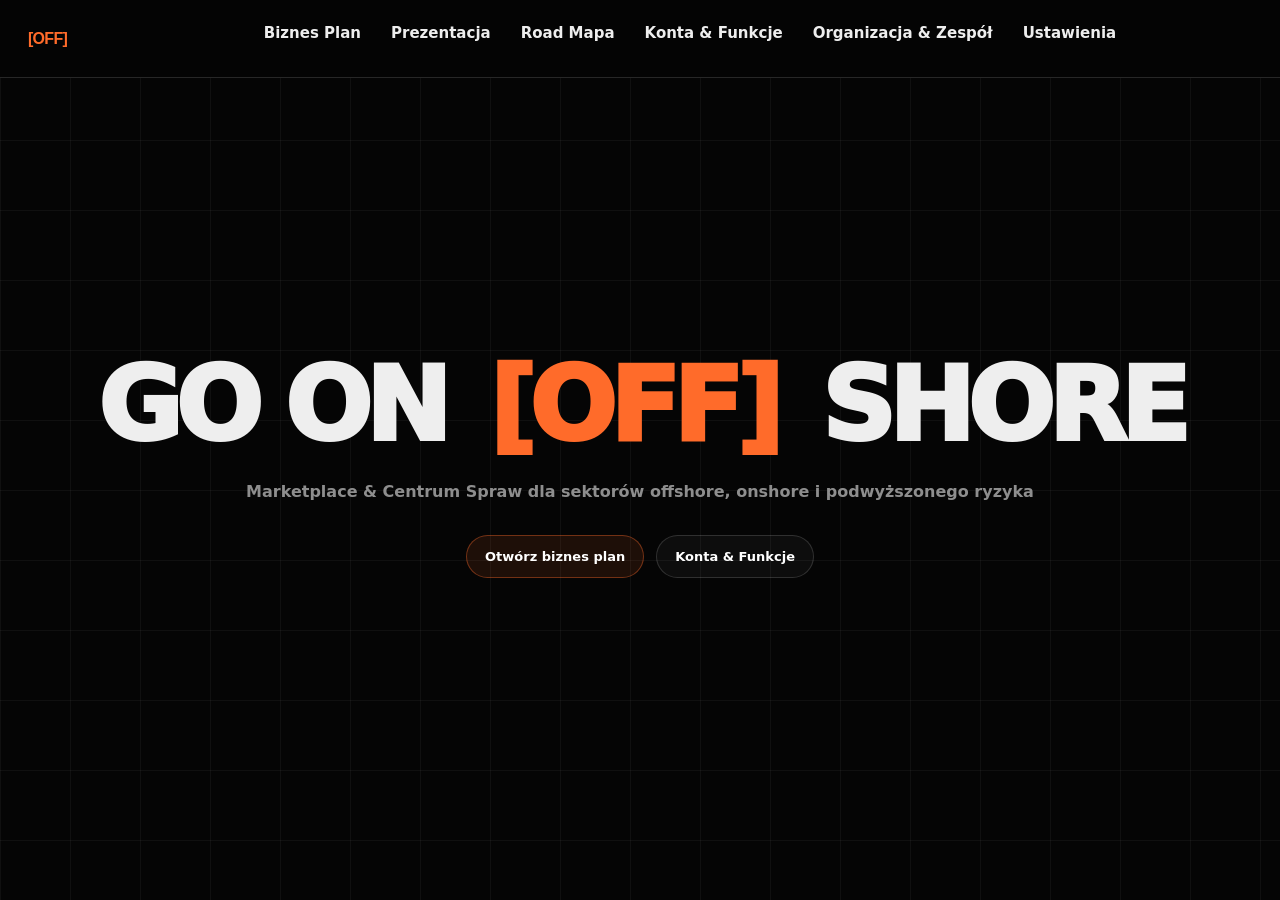
<file: index.html>
<!DOCTYPE html>
<html lang="pl">
<head>
<meta charset="UTF-8" />
<meta name="viewport" content="width=device-width, initial-scale=1.0" />
<title>GO ON [OFF] SHORE</title>
<link rel="stylesheet" href="css/new-ui.css" />
</head>
<body>
<header class="topbar"><a class="brand" href="#front"><span class="brand-off">[OFF]</span></a><nav class="nav"><a href="#business">Biznes Plan</a><a href="#presentation">Prezentacja</a><a href="#roadmap">Road Mapa</a><a href="#accounts">Konta &amp; Funkcje</a><a href="#organization">Organizacja &amp; Zespół</a><a href="#settings">Ustawienia</a></nav></header>
<main id="front" class="page front"><div><h1>GO ON <span class="off">[OFF]</span> SHORE</h1><p>Marketplace &amp; Centrum Spraw dla sektorów offshore, onshore i podwyższonego ryzyka</p><div class="front-actions"><a class="pill" href="#business">Otwórz biznes plan</a><a class="pill secondary" href="#accounts">Konta &amp; Funkcje</a></div></div></main>
<main id="business" class="page business"><div class="counter"><span>01</span><span> / 16</span></div><section class="hero"><div><h1>GO ON <span class="off">[OFF]</span> SHORE</h1><p>Marketplace &amp; Centrum Spraw – dla specjalistów sektora offshore, onshore i podwyższonego ryzyka</p><p>Interaktywna prezentacja projektu inwestycyjnego przedstawiająca nowoczesny ekosystem dla osób pracujących w zawodach wysokiego ryzyka.</p></div></section><div class="tabs"><a href="#business">01</a><a href="#business">02</a><a href="#business">03</a><a href="#business">04</a><a href="#business">05</a><a href="#business">06</a><a href="#business">07</a><a href="#business">08</a><a href="#business">09</a><a href="#business">10</a><a href="#business">11</a><a href="#business">12</a><a href="#business">13</a><a href="#business">14</a><a href="#business">15</a><a href="#business">16</a></div></main>
<main id="presentation" class="page std"><div class="shell"><div class="kicker">Prezentacja projektu</div><h2 class="title">Pitch deck i narracja inwestorska GO ON [OFF] SHORE.</h2><p class="lead">Problem rynku, rozwiązanie, model biznesowy, przewaga i plan wejścia na rynek.</p><section class="grid"><article class="card"><div class="tag">01</div><div class="ctitle">Start</div><p class="desc">Logo, hasło i opis ekosystemu.</p></article><article class="card"><div class="tag">02</div><div class="ctitle">Problem</div><p class="desc">Przestoje, certyfikaty, dokumenty i rozproszona rekrutacja.</p></article><article class="card"><div class="tag">03</div><div class="ctitle">Rozwiązanie</div><p class="desc">Jedna platforma dla specjalistów, firm i partnerów.</p></article><article class="card"><div class="tag">04</div><div class="ctitle">Model</div><p class="desc">Konta, ogłoszenia, prowizje, usługi i marketplace.</p></article></section></div></main>
<main id="roadmap" class="page std"><div class="shell"><div class="kicker">Mapa produktu</div><h2 class="title">Road Mapa rozwoju platformy od MVP do wersji skalowalnej.</h2><p class="lead">Etapy produktu, rekrutacji i operacji rozpisane od Q3 2026.</p><section class="grid"><article class="card"><div class="tag">Q3 2026</div><div class="ctitle">MVP 1.1</div><p class="desc">Start rdzenia i pierwszych widoków.</p></article><article class="card"><div class="tag">Q4 2026</div><div class="ctitle">MVP 1.2</div><p class="desc">Road mapa, konta, funkcje i ustawienia.</p></article><article class="card"><div class="tag">Q1 2027</div><div class="ctitle">MVP 1.3</div><p class="desc">CRM, partnerzy, szkolenia i eksperci.</p></article><article class="card"><div class="tag">Q2 2027</div><div class="ctitle">MVP 1.4</div><p class="desc">Weryfikacja, certyfikaty i analityka.</p></article></section></div></main>
<main id="accounts" class="page"><aside class="side"><section class="group"><div class="label">Konta główne</div><div class="account-card"><span class="ico">●</span><span><span class="at">Użytkownik</span><span class="as">10 modułów</span></span></div><div class="account-card"><span class="ico">▥</span><span><span class="at">Firma</span><span class="as">10 modułów</span></span></div></section><section class="group"><div class="label">Konta partnera</div><div class="account-card"><span class="ico">▱</span><span><span class="at">Centrum Szkoleniowe</span><span class="as">8 modułów</span></span></div><div class="account-card"><span class="ico">⚖</span><span><span class="at">Ekspert</span><span class="as">8 modułów</span></span></div><div class="account-card"><span class="ico">▰</span><span><span class="at">Firma Usługowa</span><span class="as">7 modułów</span></span></div><div class="account-card"><span class="ico">⬡</span><span><span class="at">Firma Produktowa</span><span class="as">8 modułów</span></span></div><div class="account-card"><span class="ico">⌁</span><span><span class="at">Reklamodawca</span><span class="as">7 modułów</span></span></div></section><section class="group"><div class="label">Konto pracownika CRM</div><div class="account-card"><span class="ico">[OFF]</span><span><span class="at">Sprzedaż &amp; KAM</span><span class="as">7 modułów</span></span></div><div class="account-card"><span class="ico">[OFF]</span><span><span class="at">BOK &amp; Wsparcie</span><span class="as">6 modułów</span></span></div><div class="account-card"><span class="ico">[OFF]</span><span><span class="at">Media &amp; Marketing</span><span class="as">7 modułów</span></span></div><div class="account-card"><span class="ico">[OFF]</span><span><span class="at">HR &amp; Rekrutacja</span><span class="as">7 modułów</span></span></div><div class="account-card"><span class="ico">[OFF]</span><span><span class="at">Finanse &amp; Księgowość</span><span class="as">7 modułów</span></span></div><div class="account-card"><span class="ico">[OFF]</span><span><span class="at">IT &amp; QA</span><span class="as">7 modułów</span></span></div></section></aside><section class="accounts-main"><h2>Konta &amp; Funkcje</h2><p>Rodzaje kont pojawiają się tylko po wejściu w tę zakładkę. Ten nowy wygląd platformy jest jedyną aktywną wersją projektu.</p><div class="account-details"><details open><summary>Użytkownik <span>10 modułów</span></summary><ul><li>Profil specjalisty</li><li>Certyfikaty i dokumenty</li><li>Oferty pracy i aplikacje</li><li>Mobilizacja i dostępność</li></ul></details><details><summary>Firma <span>10 modułów</span></summary><ul><li>Panel rekrutacji</li><li>Baza kandydatów</li><li>Compliance dokumentów</li><li>Kontrakty i projekty</li></ul></details><details><summary>Partnerzy <span>7–8 modułów</span></summary><ul><li>Szkolenia</li><li>Eksperci</li><li>Usługi</li><li>Produkty i reklamy</li></ul></details><details><summary>Pracownicy CRM <span>6–7 modułów</span></summary><ul><li>Sprzedaż</li><li>BOK</li><li>Marketing</li><li>HR, finanse, IT i QA</li></ul></details></div></section></main>
<main id="organization" class="page std"><div class="shell"><div class="kicker">Struktura organizacyjna</div><h2 class="title">Organizacja, działy, role i plan budowy zespołu.</h2><p class="lead">Zarząd, inwestorzy, technologia, sprzedaż, BOK, marketing, HR, finanse i operacje.</p><div class="org"><div class="org-row"><div class="org-box mainbox"><strong>Zarząd / CEO</strong><span>Strategia</span></div><div class="org-box"><strong>Inwestorzy</strong><span>Kapitał</span></div></div><div class="org-row"><div class="org-box"><strong>IT &amp; QA</strong><span>Produkt</span></div><div class="org-box"><strong>Sprzedaż &amp; KAM</strong><span>Firmy</span></div><div class="org-box"><strong>BOK</strong><span>Wsparcie</span></div><div class="org-box"><strong>Marketing</strong><span>Popyt</span></div><div class="org-box"><strong>HR</strong><span>Zespół</span></div><div class="org-box"><strong>Finanse</strong><span>Budżet</span></div></div></div></div></main>
<main id="settings" class="page std"><div class="shell"><div class="kicker">Panel konfiguracji</div><h2 class="title">Ustawienia strony, sekcji, kolorów, treści i widoków.</h2><p class="lead">Docelowo ta sekcja będzie panelem administracyjnym do edycji każdego obszaru platformy.</p><section class="grid"><article class="card"><div class="tag">01</div><div class="ctitle">Biznes Plan</div><p class="desc">Edycja tytułów i treści.</p></article><article class="card"><div class="tag">02</div><div class="ctitle">Prezentacja</div><p class="desc">Konfiguracja pitch decka.</p></article><article class="card"><div class="tag">03</div><div class="ctitle">Konta &amp; Funkcje</div><p class="desc">Zarządzanie rodzajami kont.</p></article><article class="card"><div class="tag">04</div><div class="ctitle">Organizacja</div><p class="desc">Edycja działów i zespołu.</p></article></section></div></main>
</body>
</html>
</file>
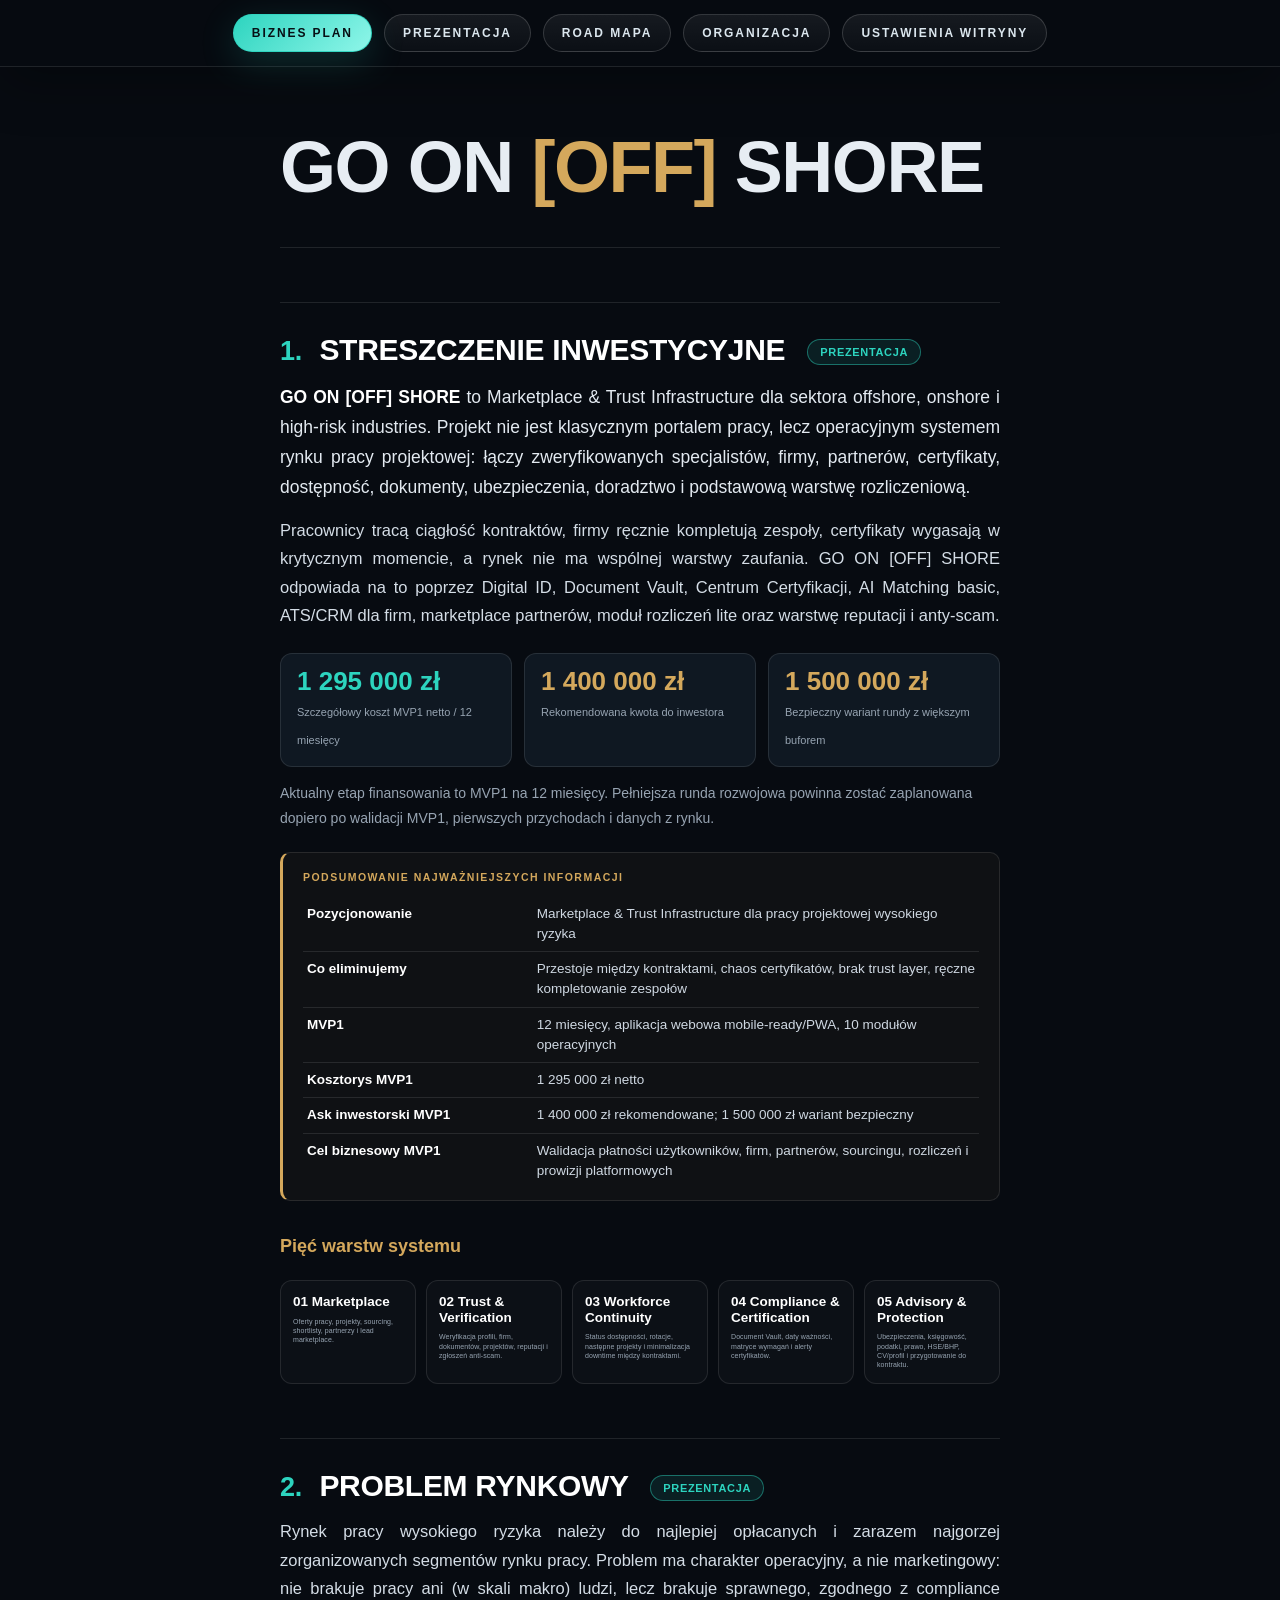
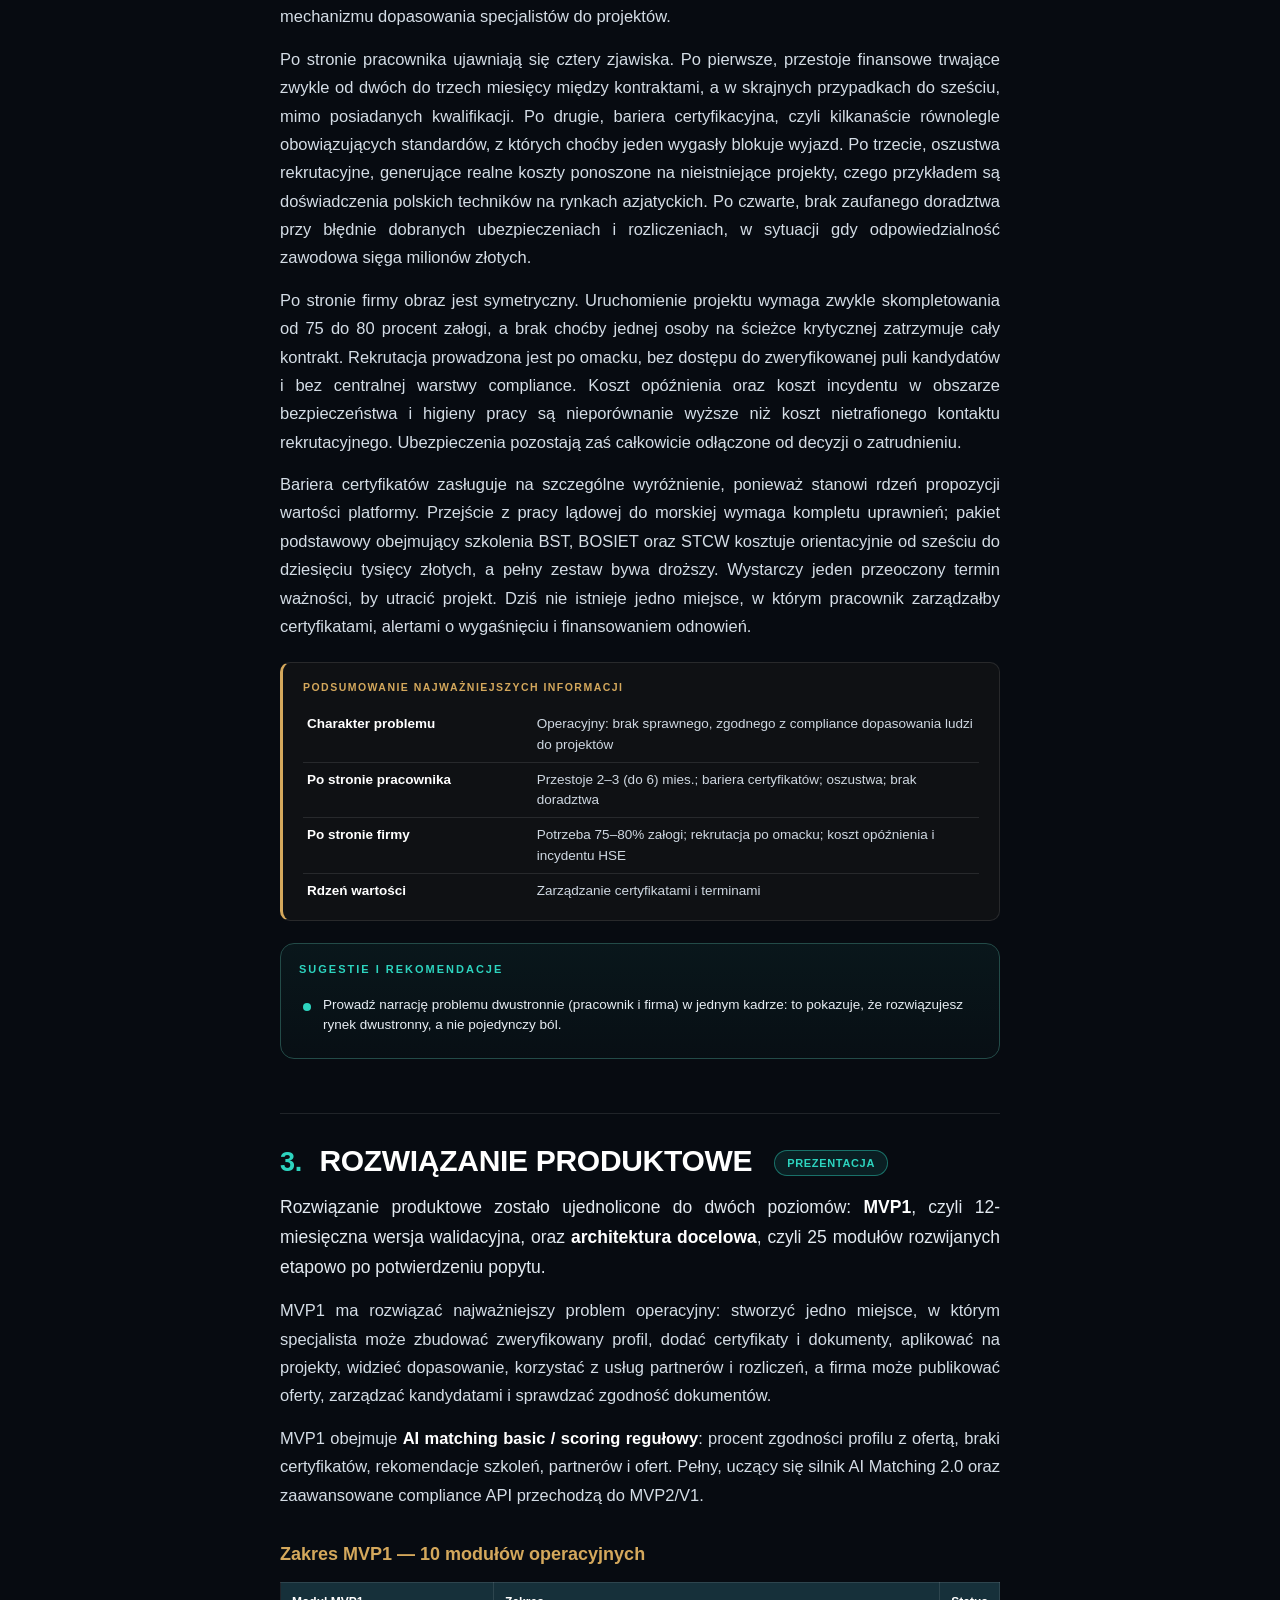
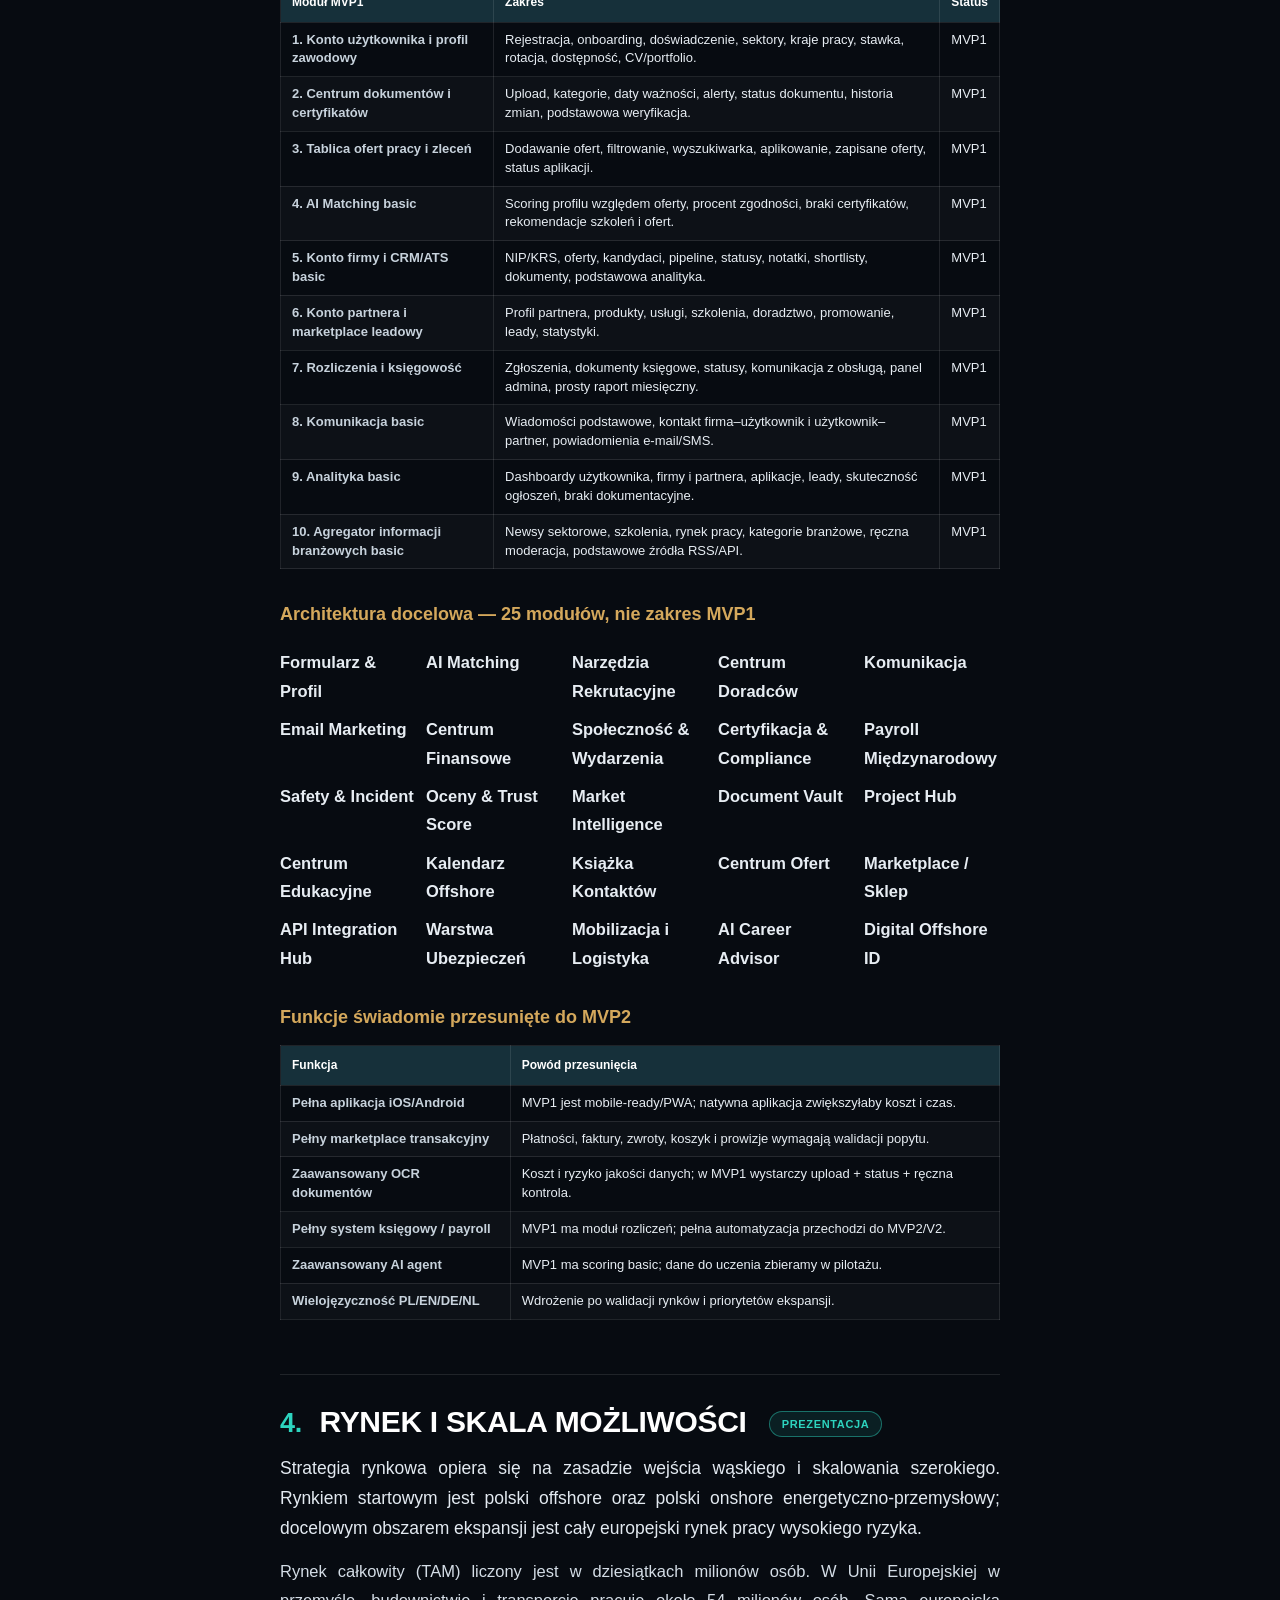
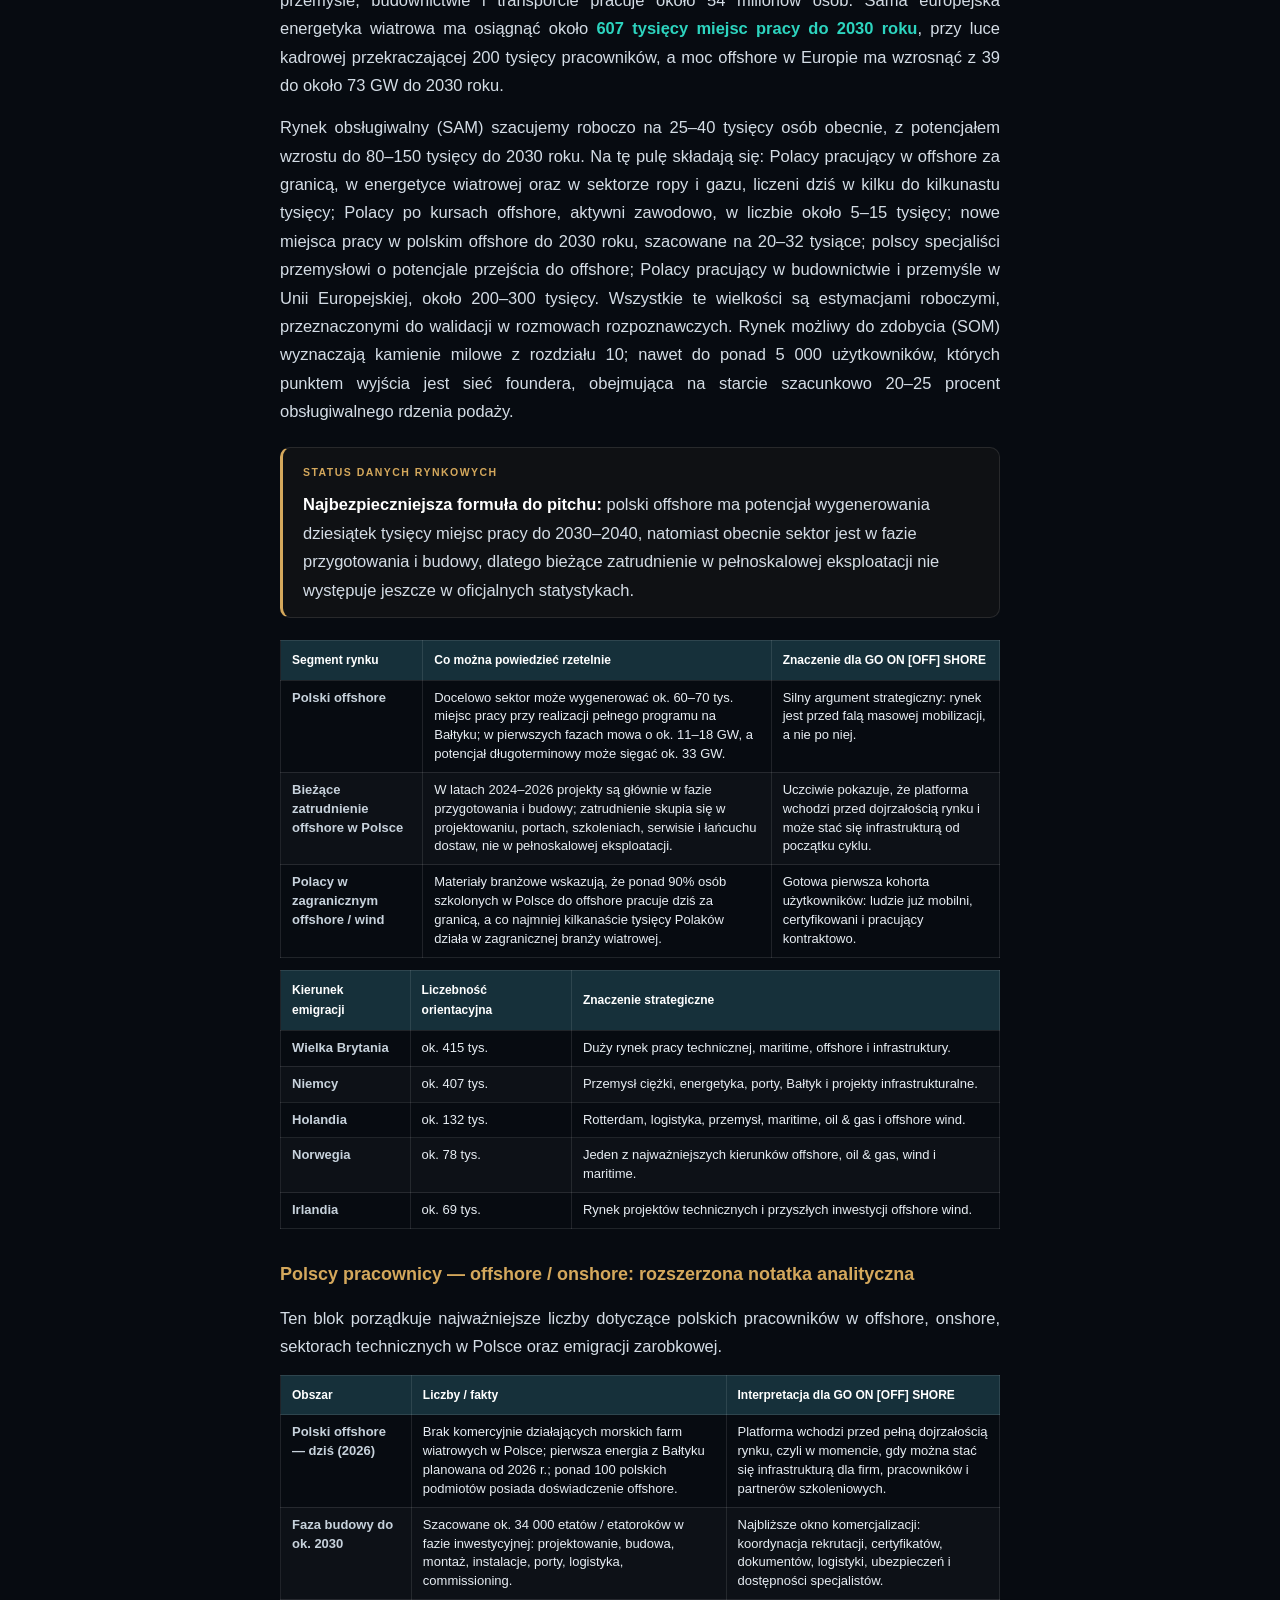
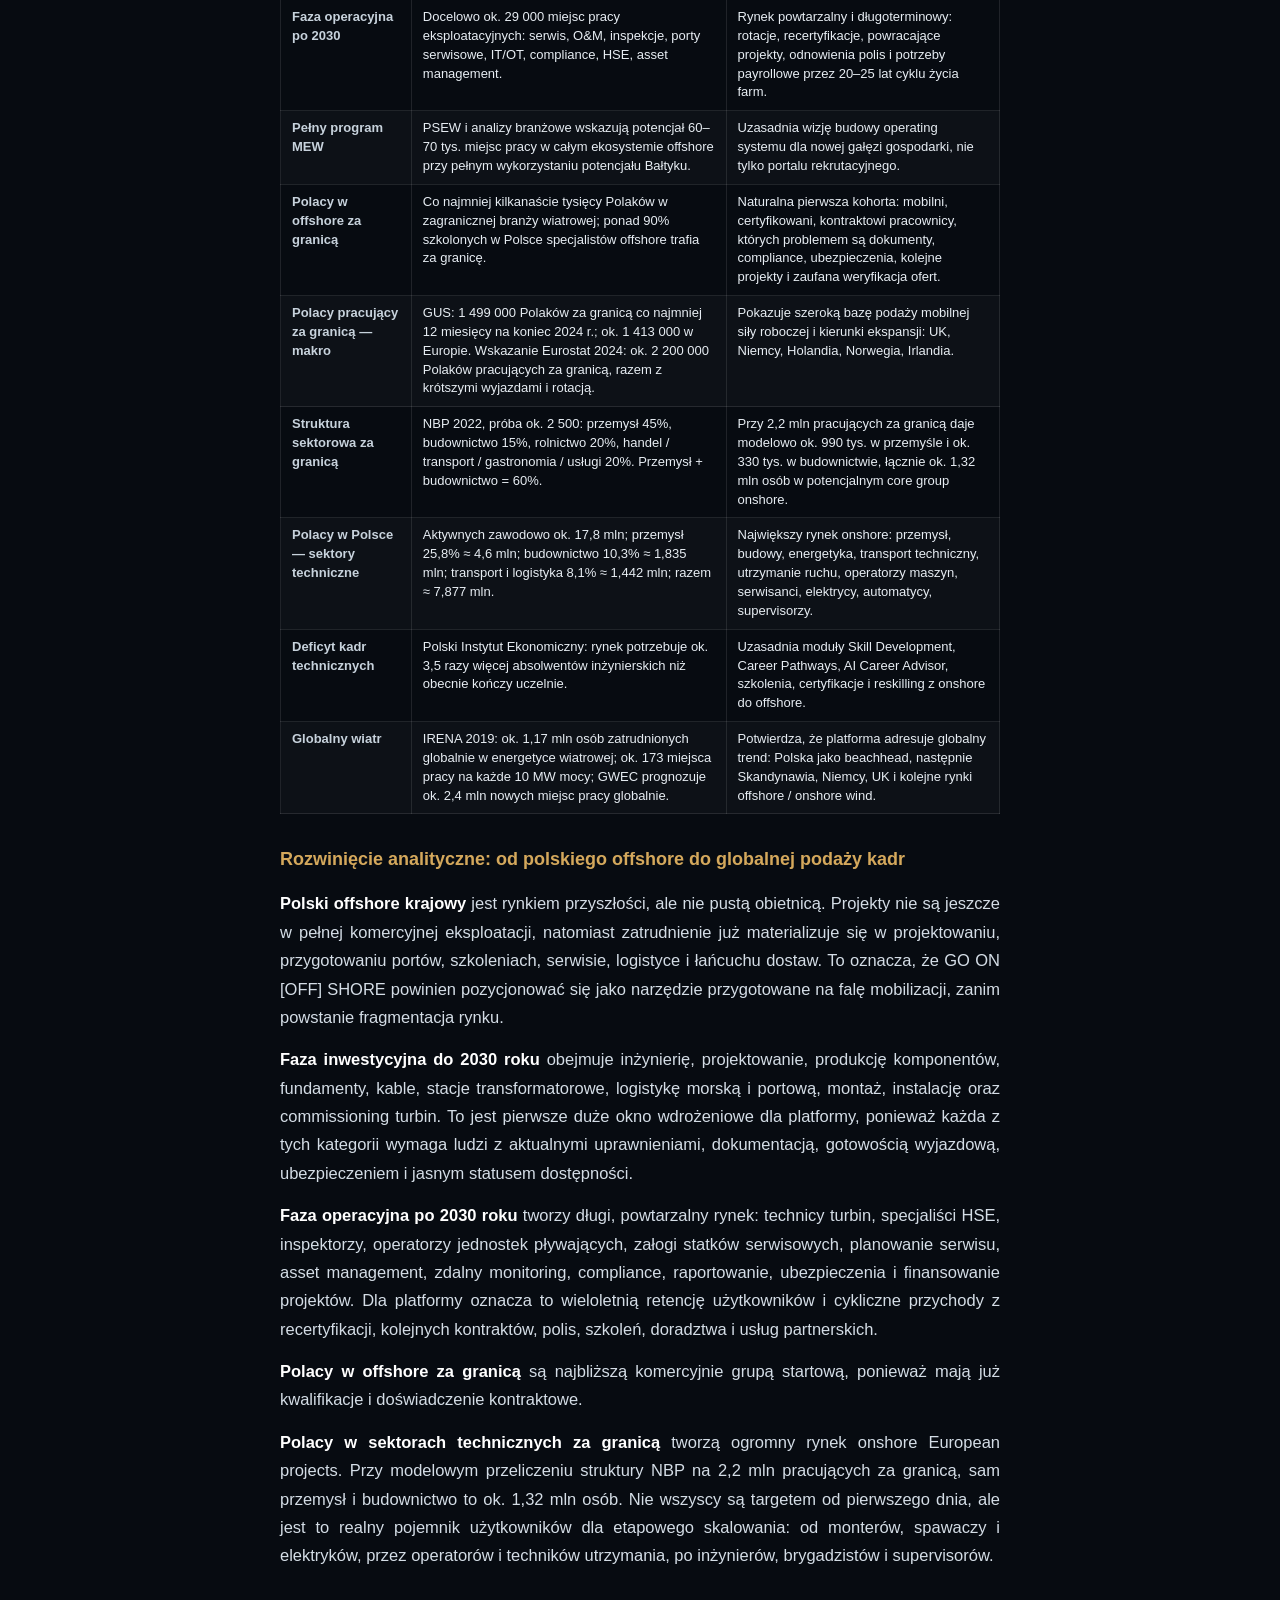
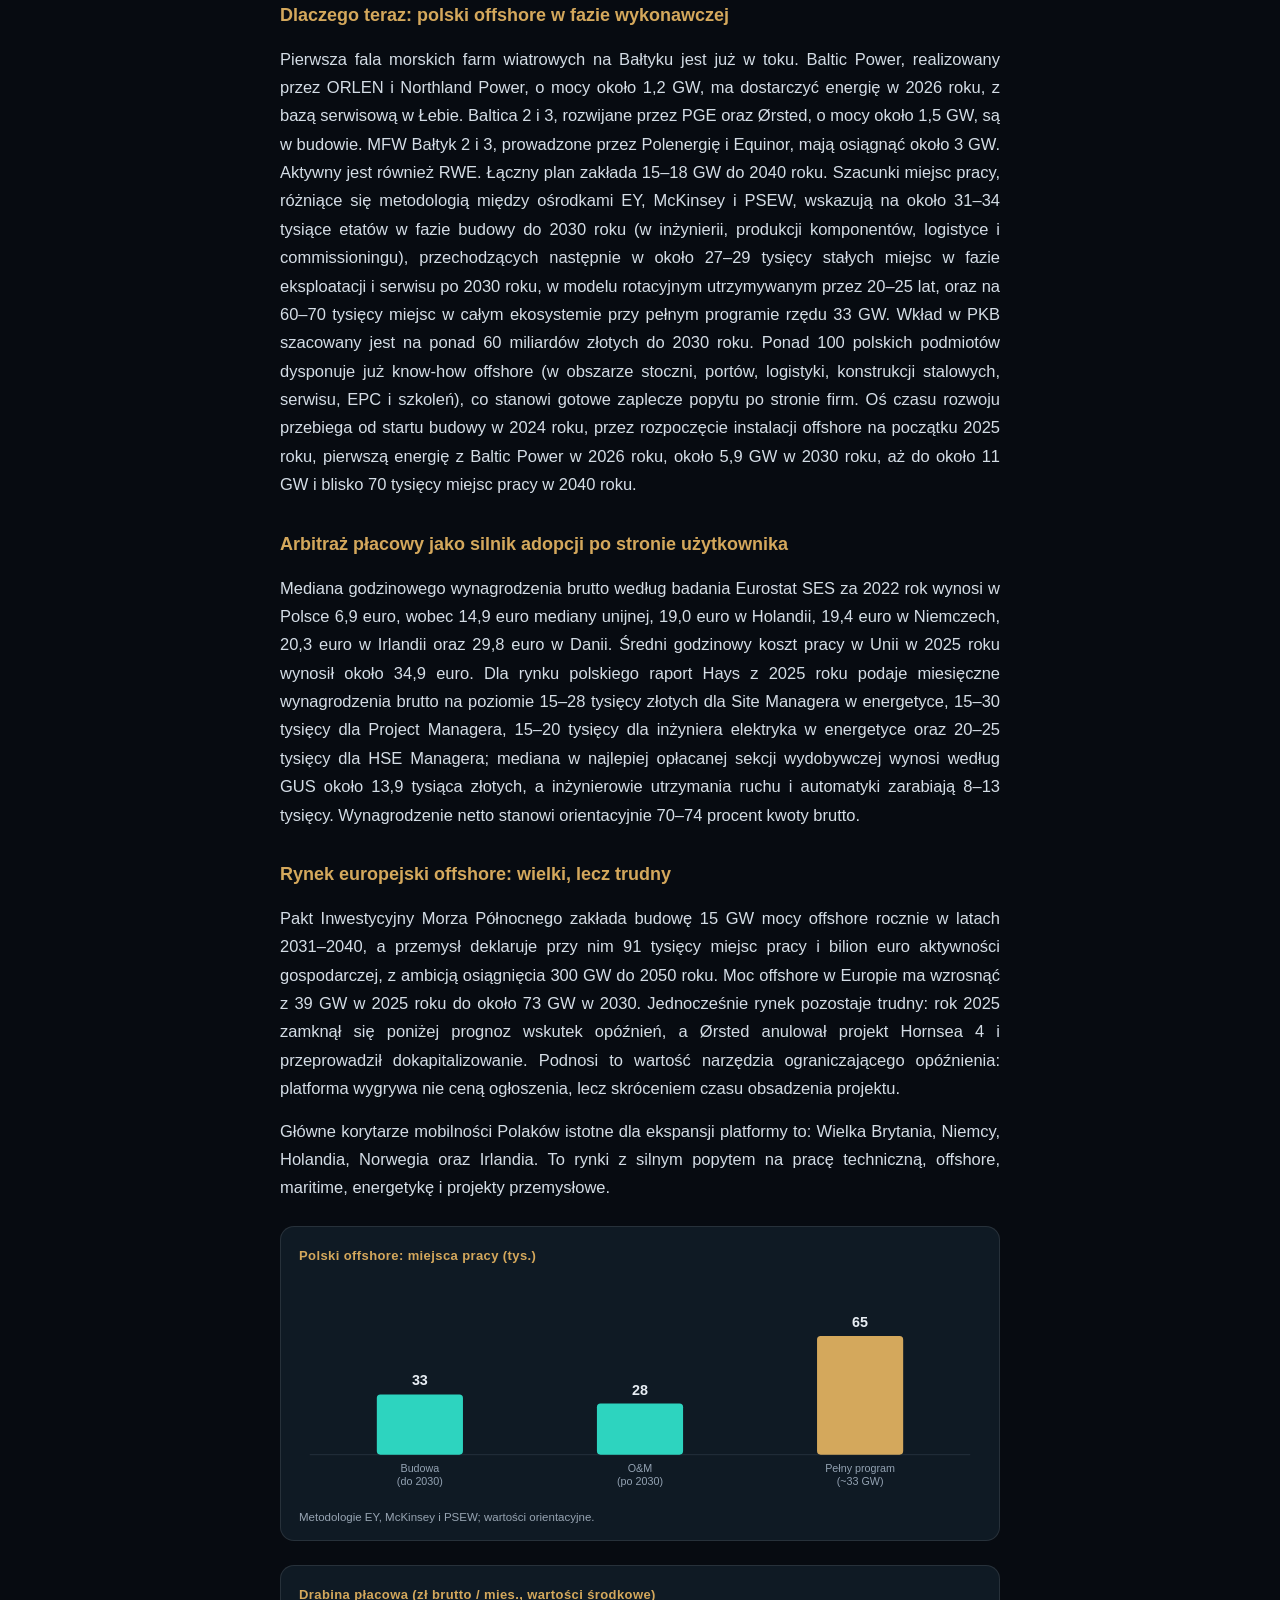
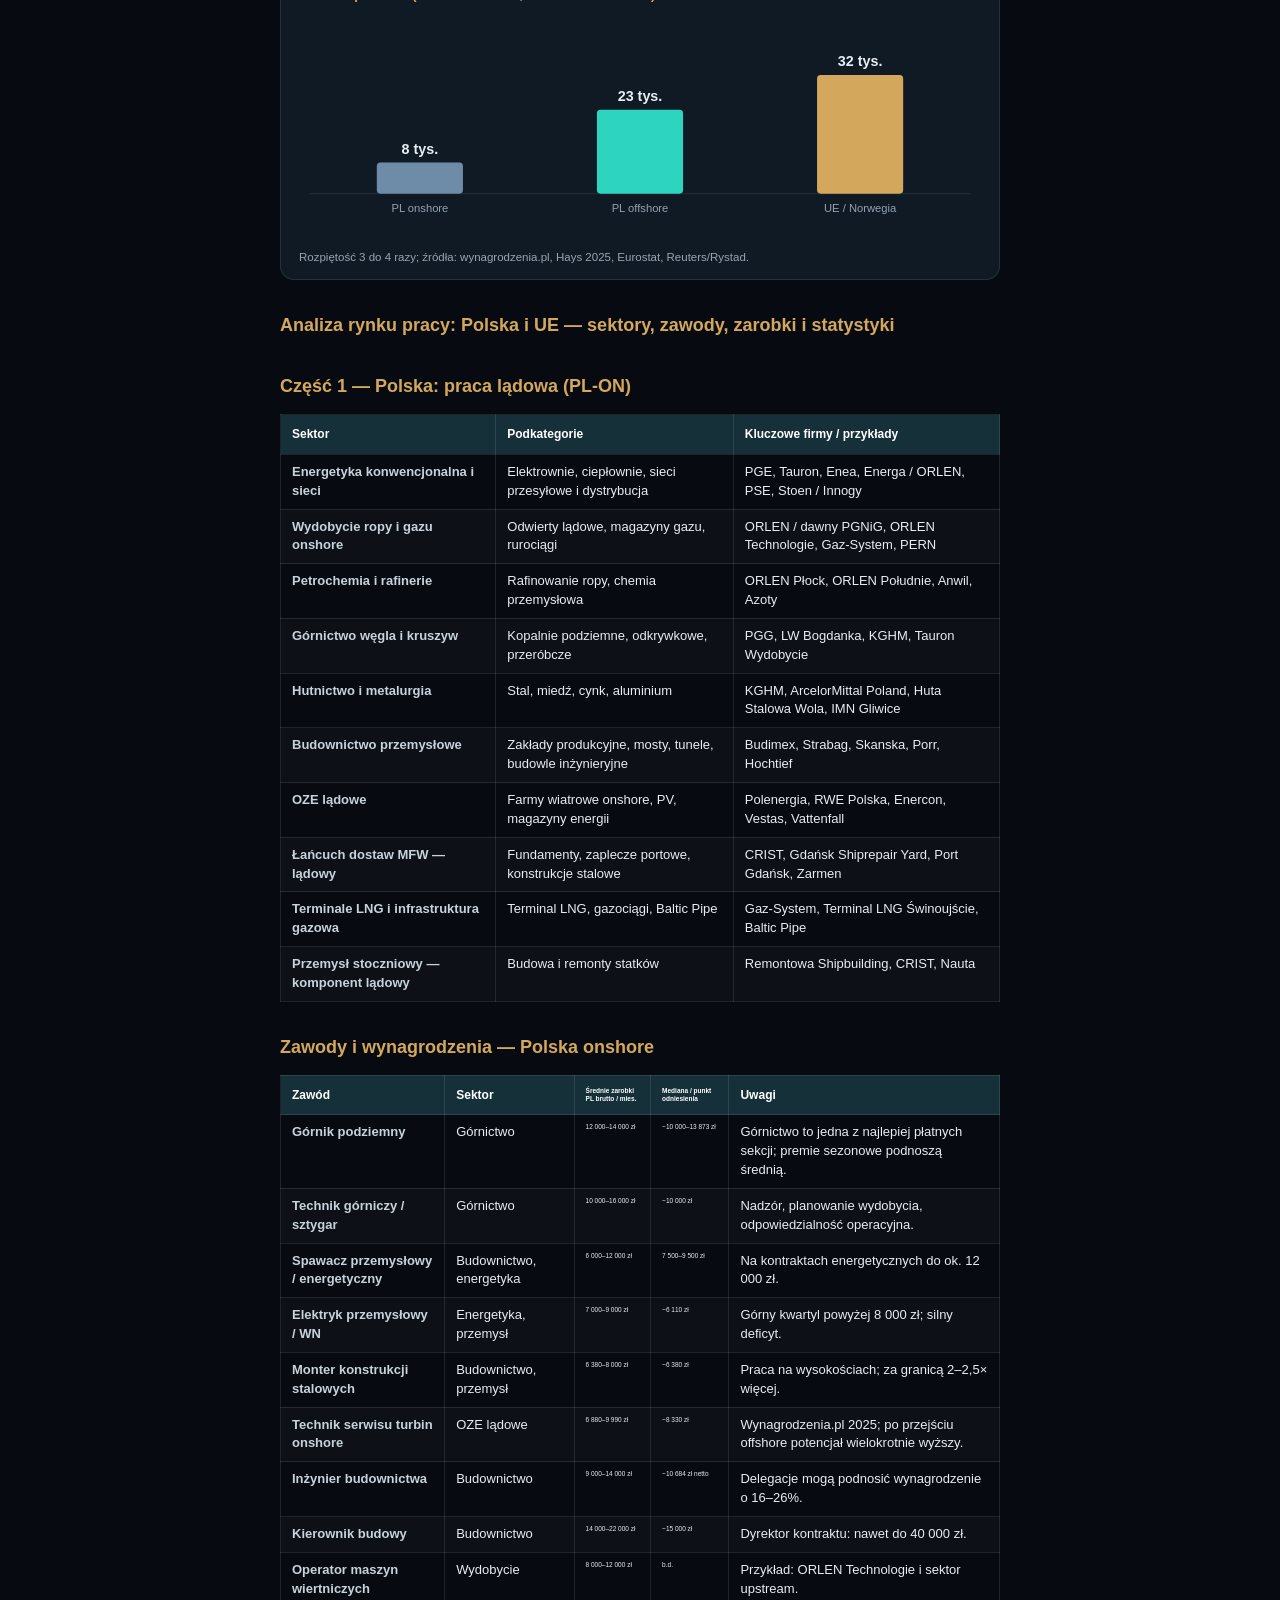
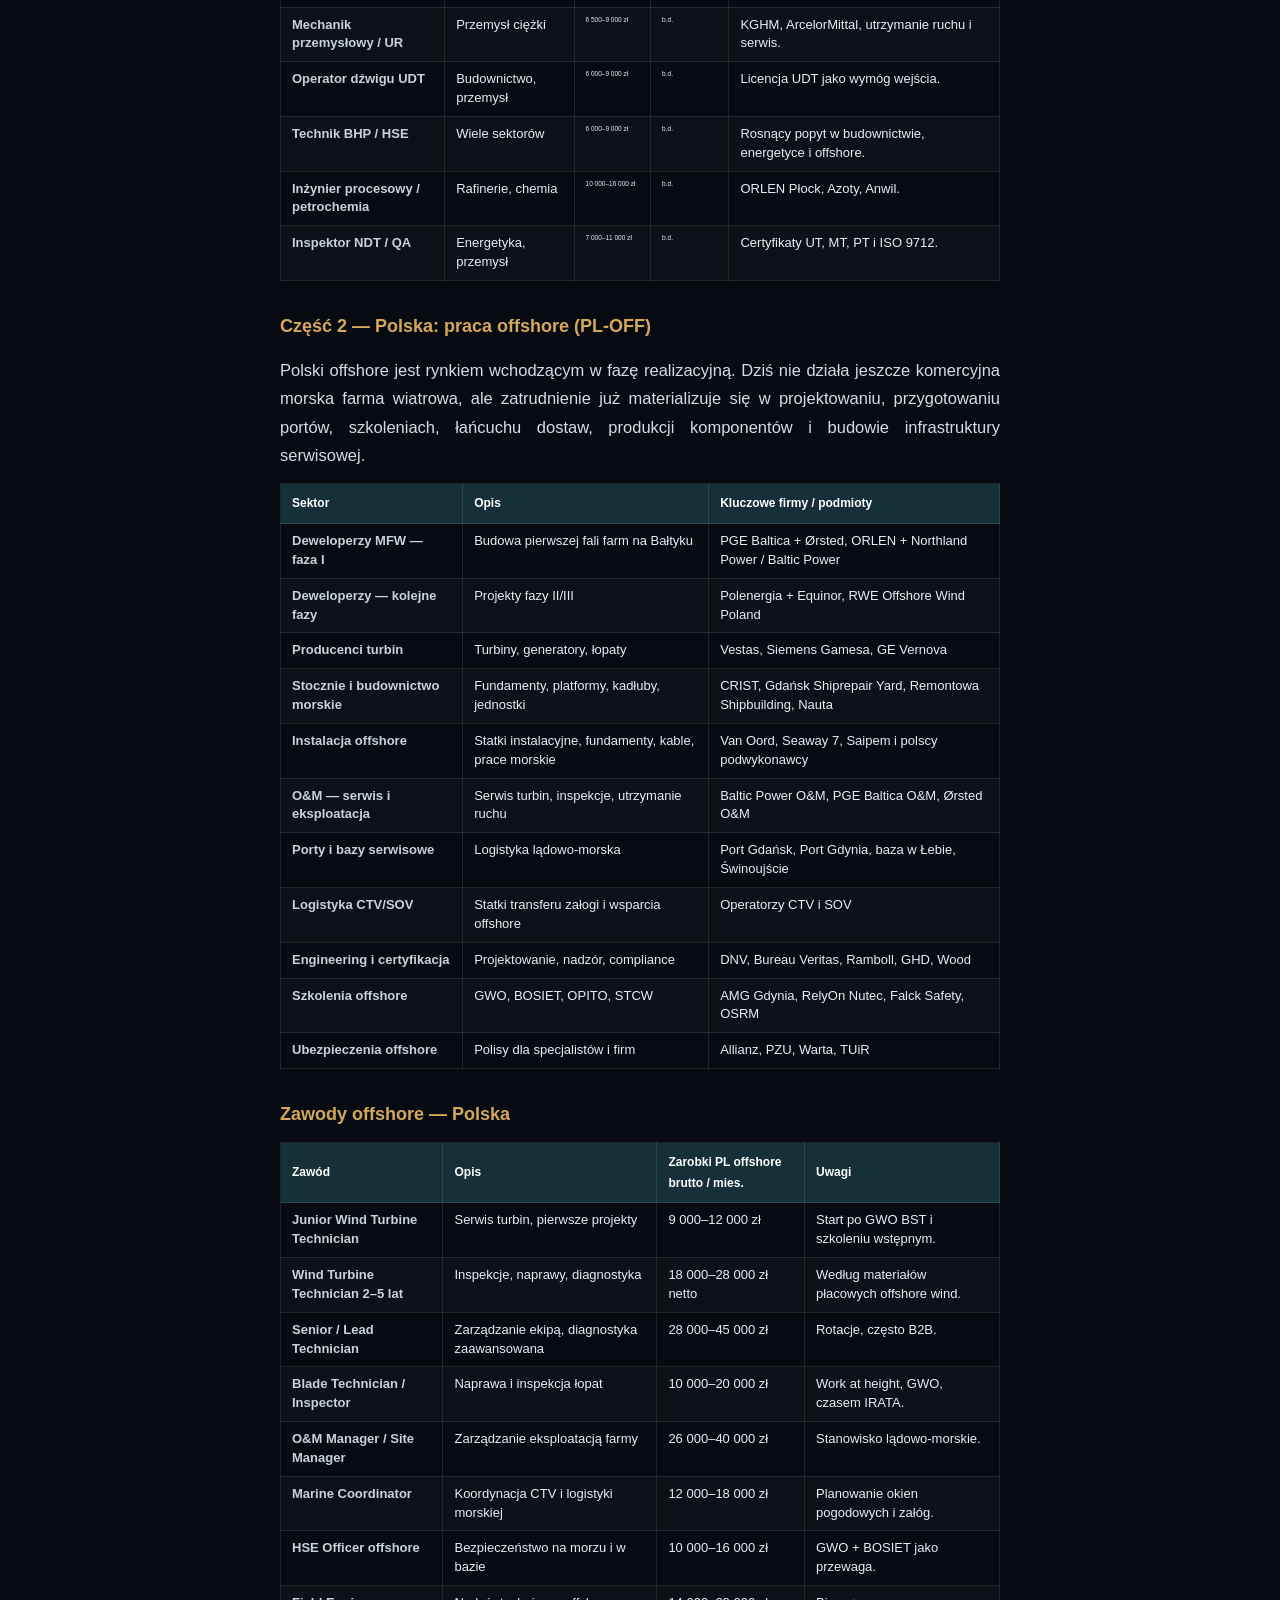
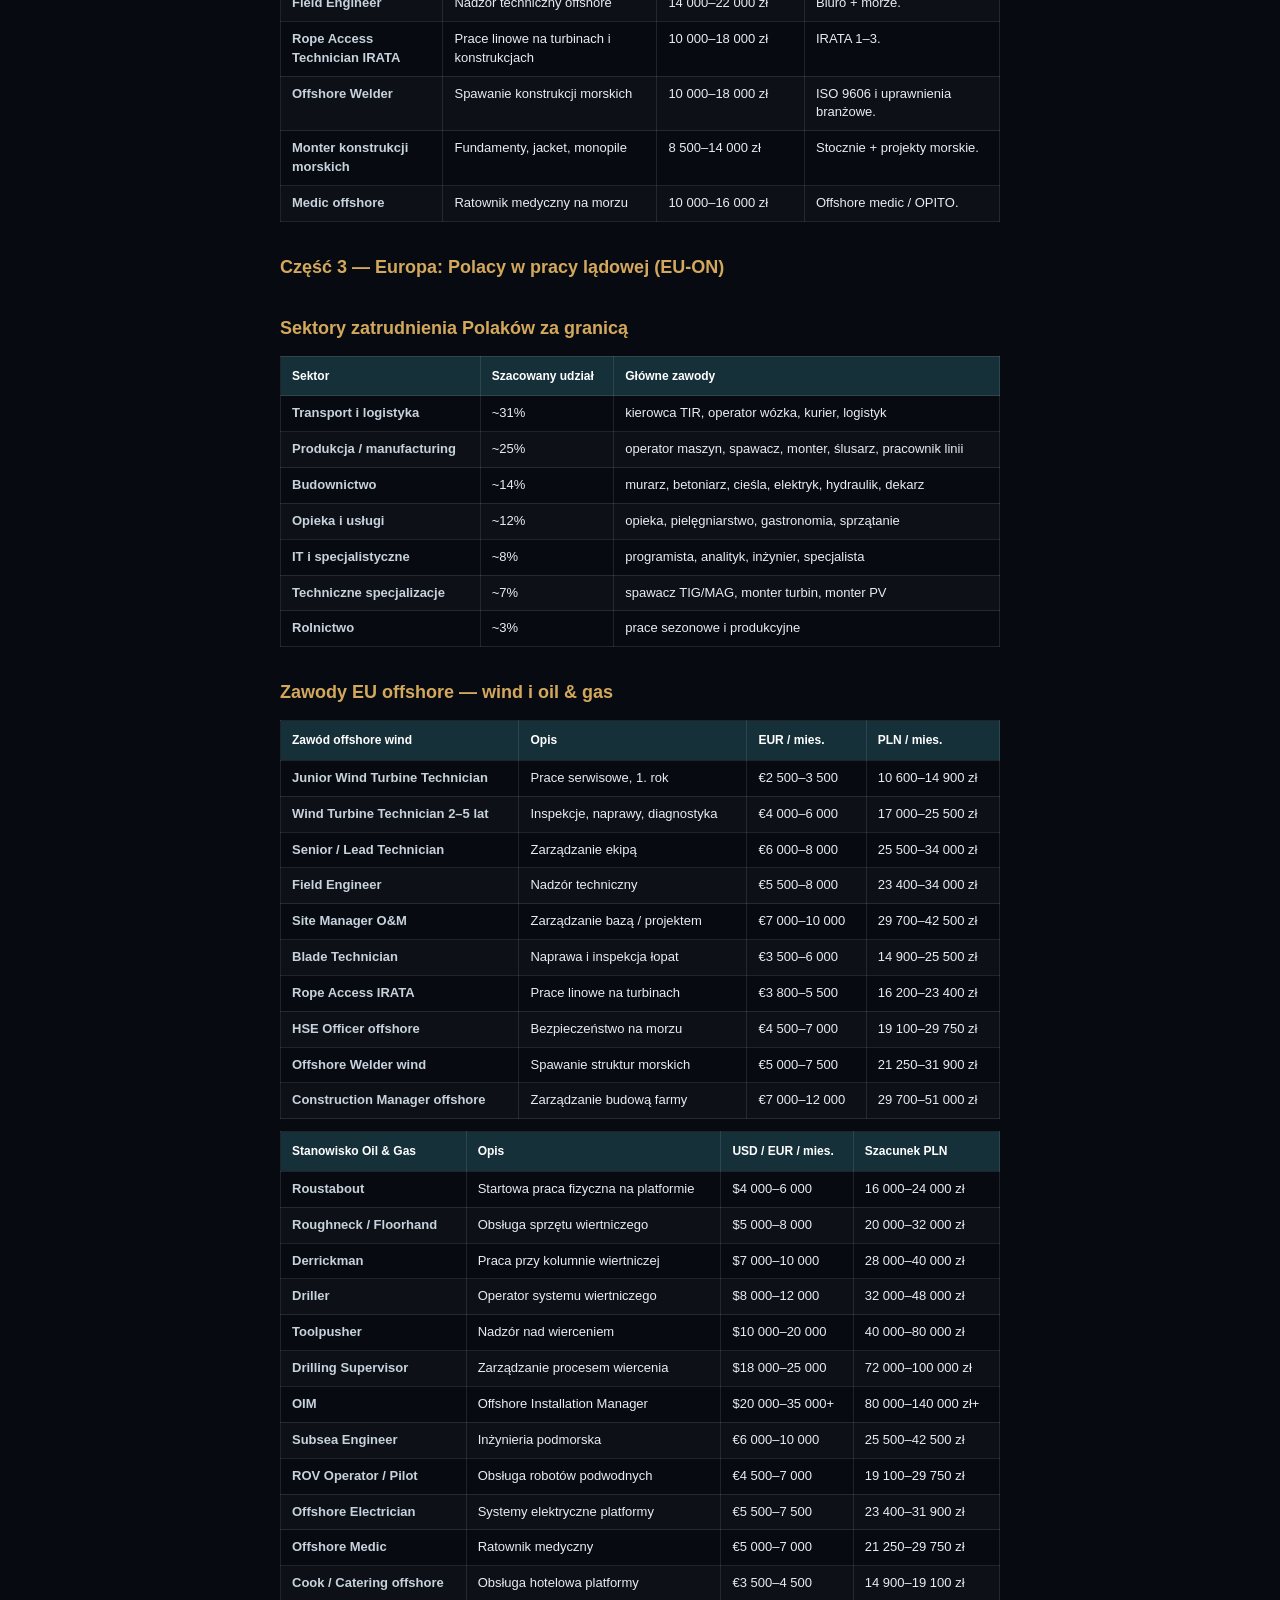
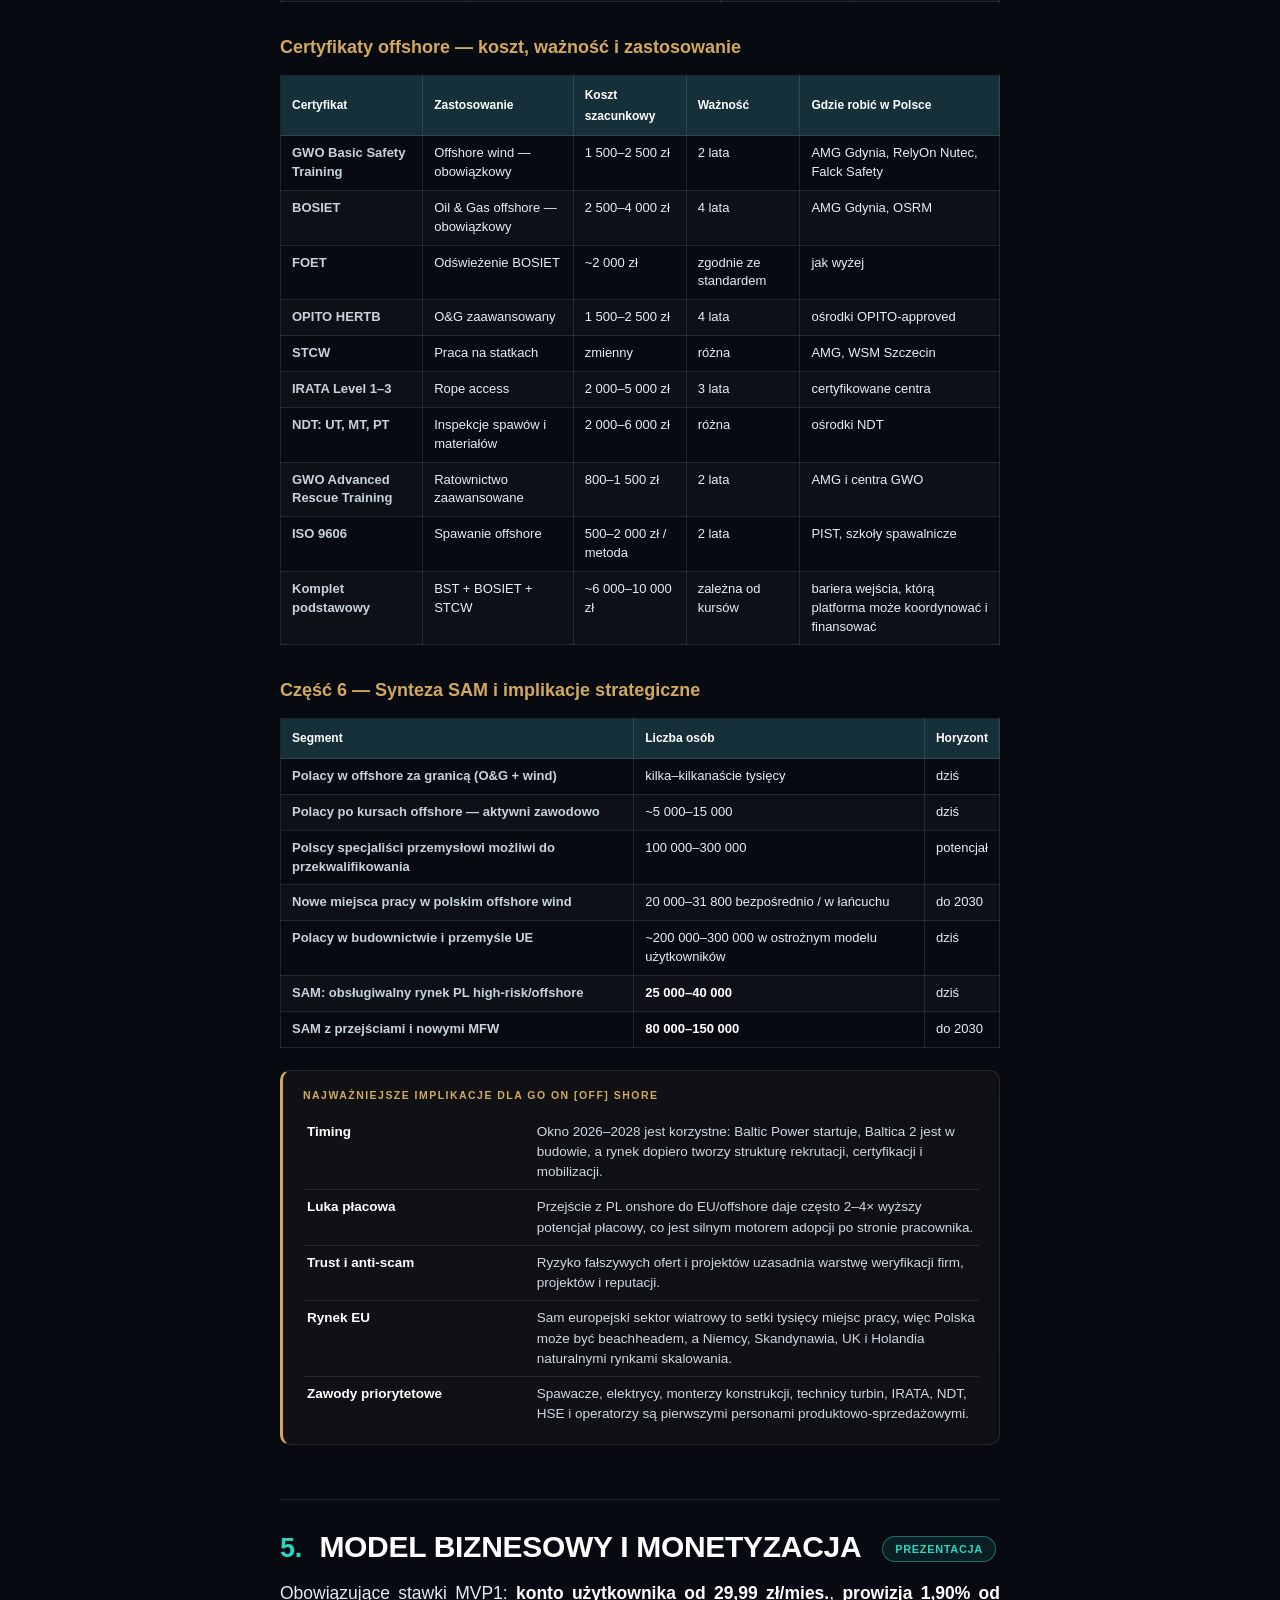
<file: preview/biznesplan.html>
<!DOCTYPE html>

<html lang="pl">
<head>
<meta charset="utf-8"/>
<meta content="width=device-width, initial-scale=1.0" name="viewport"/>
<title>GO ON [OFF] SHORE · Biznesplan inwestycyjny v4.35 (roadmap clickable Q versions)</title>
<style>
  :root{
    --bg:#070B11; --panel:#0F1822; --line:rgba(255,255,255,.10);
    --teal:#2DD4BF; --gold:#D4A85C; --text:#E7EDF3; --muted:#97a4b2;
    --display:'Helvetica Neue',Helvetica,Arial,sans-serif;
    --body:Arial,'Helvetica Neue',Helvetica,sans-serif;
  }
  *{box-sizing:border-box}
  body{margin:0; background:var(--bg); color:var(--text); font-family:var(--body); font-size:16.5px; line-height:1.72;
    background-image:radial-gradient(900px 500px at 85% -5%, rgba(45,212,191,.07), transparent 60%);
    -webkit-print-color-adjust:exact; print-color-adjust:exact;}
  .wrap{max-width:780px; margin:0 auto; padding:0 30px 110px}
  .cover{padding:64px 0 44px; border-bottom:1px solid var(--line); margin-bottom:8px}
  .kicker{font-family:var(--display); font-size:12px; letter-spacing:.32em; text-transform:uppercase; color:var(--teal); margin-bottom:24px}
  h1{font-family:var(--display); font-weight:700; font-size:clamp(40px,8vw,72px); line-height:1.0; letter-spacing:-.02em; margin:0}
  h1 .br{color:var(--gold)}
  .sub{font-size:18px; color:#c4ced8; margin:22px 0 0; line-height:1.6}
  .meta{font-family:var(--display); font-size:13px; color:var(--muted); margin-top:26px; line-height:1.8}
  .meta b{color:var(--text)}
  .conf{font-size:12.5px; color:#6f7c8a; margin-top:24px; line-height:1.6; border-top:1px solid var(--line); padding-top:18px}
  h2{text-transform:uppercase; font-family:var(--display); font-weight:700; font-size:clamp(22px,3.6vw,30px); line-height:1.15; letter-spacing:-.01em; color:#fff;
     margin:54px 0 6px; padding-top:30px; border-top:1px solid var(--line)}
  h2 .n{color:var(--teal); font-size:.9em; margin-right:.35em; font-weight:700}
  h3{font-family:var(--display); font-weight:700; font-size:18px; color:var(--gold); margin:30px 0 4px}
  p{margin:14px 0; color:#d4dde6; text-align:justify; hyphens:auto}
  p.lead{font-size:17.5px; color:#e3eaf1}
  strong{color:#fff; font-weight:700}
  em{color:#c9d3dd}
  .small{font-size:14px; color:var(--muted); text-align:left}
  .end{margin-top:64px; padding-top:26px; border-top:1px solid var(--line); font-family:var(--display); font-size:12px; letter-spacing:.12em; text-transform:uppercase; color:var(--muted); text-align:center}
  @media print{ body{background:#fff; color:#111} p{color:#222} h2,h1{color:#000} }
  .sum{border:1px solid var(--line); border-left:3px solid var(--gold); background:rgba(212,168,92,.045); border-radius:10px; padding:15px 20px 12px; margin:22px 0 6px; text-align:left}
  .sum .st{font-family:var(--display); font-size:10.5px; letter-spacing:.14em; text-transform:uppercase; color:var(--gold); font-weight:700; margin:0 0 11px}
  .sumtbl{width:100%; border-collapse:collapse; font-size:13.5px}
  .sumtbl td{padding:7px 4px; border-bottom:1px solid var(--line); color:#cfd8e2; vertical-align:top; text-align:left; line-height:1.5}
  .sumtbl tr:last-child td{border-bottom:none}
  .sumtbl td.k{color:#fff; font-weight:700; width:34%; padding-right:14px}
  .pcards{display:grid; grid-template-columns:repeat(3,1fr); gap:14px; margin:16px 0 8px}
  @media(max-width:680px){.pcards{grid-template-columns:1fr}}
  .pcard{border:1px solid var(--line); border-top:3px solid var(--teal); border-radius:12px; background:rgba(255,255,255,.022); padding:15px 16px 13px}
  .pcard.firma{border-top-color:var(--gold)}
  .pcard.partner{border-top-color:#6E8BA8}
  .pcard .ph{font-family:var(--display); font-weight:700; font-size:16px; color:#fff; margin:0}
  .pcard .pw{font-size:11px; color:var(--muted); margin:2px 0 12px}
  .ptier{padding:8px 0; border-bottom:1px solid var(--line)}
  .ptier:last-of-type{border-bottom:none}
  .ptier .tn{font-size:13px; color:#fff; font-weight:700; margin-bottom:3px}
  .ptier .pl{display:flex; justify-content:space-between; gap:10px; font-family:var(--display); font-size:12.5px}
  .ptier .pl .m{color:var(--teal); font-weight:700}
  .ptier .pl .y{color:var(--muted)}
  .pcard .pnote{font-size:11px; color:var(--muted); margin-top:11px; line-height:1.45}
  html{scroll-behavior:smooth}
  h2,header.cover{scroll-margin-top:14px}
.cfg{border:1px solid var(--line); border-left:3px solid var(--teal); background:rgba(45,212,191,.045); border-radius:10px; padding:15px 20px 13px; margin:18px 0}
  .cfg .ct{font-family:var(--display); font-size:10.5px; letter-spacing:.14em; text-transform:uppercase; color:var(--teal); font-weight:700; margin:0 0 9px}
  .cfg p{margin:0 0 9px} .cfg p:last-child{margin-bottom:0}
  .cmpwrap{overflow-x:auto; margin:12px 0 6px}
  .cmptbl{width:100%; border-collapse:collapse; font-size:12.5px; min-width:560px}
  .cmptbl th,.cmptbl td{padding:8px 10px; border-bottom:1px solid var(--line); text-align:left; vertical-align:top; line-height:1.45}
  .cmptbl thead th{font-family:var(--display); font-weight:700; color:#fff; border-bottom:1px solid rgba(255,255,255,.22); white-space:nowrap}
  .cmptbl thead th.w{color:var(--teal)} .cmptbl thead th.f{color:var(--gold)}
  .cmptbl td.k{color:#fff; font-weight:700} .cmptbl td.pr{font-family:var(--display); font-weight:700; color:#e7edf3}
  .cmptbl tbody tr:last-child td{border-bottom:none}

/* === Uzupełnienia z pliku 2: wykresy, rekomendacje, tabelki pitch deck === */
:root{--bg2:#0C141D;--panel2:#0F1A24;--steel:#6E8BA8;--tx:#E7EDF3;--mut:#93A2B2;--soft:#C7D2DC}
.chips{display:flex;flex-wrap:wrap;gap:12px;margin:24px 0 6px}
.chip{flex:1 1 160px;background:var(--panel);border:1px solid var(--line);border-radius:12px;padding:14px 16px;text-align:left}
.chip b{display:block;font-size:26px;color:var(--teal);font-family:var(--display);line-height:1.05}
.chip.g b{color:var(--gold)}
.chip span{font-size:11px;color:var(--muted);line-height:1.35}
.chart{margin:24px 0;background:var(--panel2);border:1px solid var(--line);border-radius:14px;padding:18px 18px 14px;text-align:left}
.chart figcaption{font-size:13px;font-weight:bold;color:var(--gold);letter-spacing:.4px;margin-bottom:10px;font-family:var(--display)}
.cbody{width:100%}
.svg{display:block;max-width:100%;height:auto}
.cap{font-size:11.5px;color:var(--muted);margin:8px 0 0;text-align:left;line-height:1.45}
.donutwrap{display:flex;align-items:center;gap:26px;flex-wrap:wrap}
.donut{flex:0 0 auto}
.legend{list-style:none;margin:0;padding:0;flex:1 1 230px;min-width:230px}
.legend li{display:flex;align-items:center;gap:10px;padding:5px 0;font-size:13.5px;border-bottom:1px solid rgba(255,255,255,.05)}
.legend .sw{width:14px;height:14px;border-radius:3px;flex:0 0 auto}
.legend .lg-l{flex:1 1 auto;color:var(--text)}
.legend .lg-v{font-weight:bold;color:var(--soft)}
.sug{background:linear-gradient(180deg,rgba(45,212,191,.06),rgba(45,212,191,.02));border:1px solid #234b48;border-radius:14px;padding:16px 18px;margin:22px 0 10px;text-align:left}
.sgh{margin:0 0 10px;font-size:11px;letter-spacing:2px;font-weight:bold;color:var(--teal);font-family:var(--display);text-transform:uppercase}
.sug ul{margin:0;padding:0;list-style:none}
.sug li{position:relative;padding:6px 0 6px 24px;font-size:13.5px;color:var(--text);text-align:left;line-height:1.5}
.sug li:before{content:"";position:absolute;left:4px;top:14px;width:8px;height:8px;border-radius:50%;background:var(--teal)}
.dt{width:100%;border-collapse:collapse;font-size:13px;min-width:520px}
.dt th{background:#16303a;color:#fff;text-align:left;padding:9px 11px;font-size:12px;border:1px solid var(--line)}
.dt td{padding:8px 11px;border:1px solid var(--line);color:var(--text);vertical-align:top;line-height:1.45}
.dt tr:nth-child(even) td{background:rgba(255,255,255,.025)}
.dt td.k{color:var(--soft);font-weight:bold}
.dt.onshore-jobs th:nth-child(3), .dt.onshore-jobs td:nth-child(3), .dt.onshore-jobs th:nth-child(4), .dt.onshore-jobs td:nth-child(4){font-size:50%;line-height:1.25}
.subh{font-family:var(--display);font-size:18px;font-weight:bold;color:var(--gold);margin:30px 0 8px}
.merge-note{border:1px solid var(--line);border-left:3px solid var(--teal);background:rgba(45,212,191,.045);border-radius:10px;padding:15px 20px 13px;margin:22px 0 0;text-align:left}
.merge-note .ct{font-family:var(--display);font-size:10.5px;letter-spacing:.14em;text-transform:uppercase;color:var(--teal);font-weight:700;margin:0 0 9px}
.merge-note p{margin:0;color:#d4dde6;text-align:left}

  .func-grid{display:grid;grid-template-columns:1fr;gap:14px;margin:18px 0 8px}
  .func-card{border:1px solid var(--line);border-radius:14px;background:rgba(255,255,255,.022);padding:16px 18px;text-align:left}
  .func-card h4{font-family:var(--display);font-size:16px;color:#fff;margin:0 0 10px}
  .func-card .mini{font-size:12px;color:var(--muted);margin:-4px 0 12px;text-align:left;line-height:1.45}
  .func-list{margin:0;padding:0;list-style:none}
  .func-list li{padding:8px 0;border-top:1px solid var(--line);font-size:13.5px;color:#d4dde6;line-height:1.55;text-align:left}
  .func-list li:first-child{border-top:none}
  .func-list b{color:#fff}
  .status-box{border:1px solid var(--line);border-left:3px solid var(--gold);background:rgba(212,168,92,.045);border-radius:10px;padding:15px 20px 13px;margin:22px 0;text-align:left}
  .status-box .ct{font-family:var(--display);font-size:10.5px;letter-spacing:.14em;text-transform:uppercase;color:var(--gold);font-weight:700;margin:0 0 9px}
  .status-box p{margin:0 0 9px;text-align:left}.status-box p:last-child{margin-bottom:0}

  .market-grid{display:grid;grid-template-columns:repeat(4,1fr);gap:12px;margin:18px 0 22px}
  .market-card{border:1px solid var(--line);border-radius:12px;background:rgba(255,255,255,.026);padding:14px 15px;text-align:left}
  .market-card b{display:block;font-family:var(--display);font-size:24px;line-height:1.08;color:var(--teal);margin-bottom:5px}
  .market-card.gold b{color:var(--gold)}
  .market-card span{display:block;font-size:12px;color:var(--muted);line-height:1.45}
  .market-note{border:1px solid var(--line);border-left:3px solid var(--teal);background:rgba(45,212,191,.04);border-radius:10px;padding:15px 20px 13px;margin:22px 0;text-align:left}
  .market-note .ct{font-family:var(--display);font-size:10.5px;letter-spacing:.14em;text-transform:uppercase;color:var(--teal);font-weight:700;margin:0 0 9px}
  .market-note p{margin:0 0 9px;text-align:left}.market-note p:last-child{margin-bottom:0}
  .mini-list{margin:6px 0 12px 20px;padding:0;color:#cfd8e2}.mini-list li{margin:5px 0;text-align:left;line-height:1.55}
  @media(max-width:780px){.market-grid{grid-template-columns:repeat(2,1fr)}}
  @media(max-width:520px){.market-grid{grid-template-columns:1fr}}
@media(max-width:680px){.chips{grid-template-columns:1fr}.chip{flex-basis:100%}.donutwrap{gap:12px}.legend{min-width:100%}}

  .riskgrid{display:grid;grid-template-columns:repeat(3,1fr);gap:12px;margin:18px 0 22px}
  .riskcard{border:1px solid var(--line);border-radius:12px;background:rgba(255,255,255,.026);padding:14px 15px;text-align:left}
  .riskcard b{display:block;font-family:var(--display);font-size:20px;line-height:1.12;color:var(--teal);margin-bottom:5px}
  .riskcard.gold b{color:var(--gold)}
  .riskcard span{display:block;font-size:12px;color:var(--muted);line-height:1.45}
  .source-note{font-size:12px;color:var(--muted);text-align:left;margin:8px 0 18px;line-height:1.5}
  .pathbox{border:1px dashed rgba(45,212,191,.45);background:rgba(45,212,191,.035);border-radius:12px;padding:16px 18px;margin:16px 0;text-align:left}
  .pathbox .step{padding:9px 0;border-bottom:1px solid var(--line);font-size:13.5px;color:#d4dde6;line-height:1.55}
  .pathbox .step:last-child{border-bottom:none}
  .pathbox b{color:#fff}
  @media(max-width:780px){.riskgrid{grid-template-columns:1fr}}

  .modintro{border:1px solid var(--line); border-left:3px solid var(--teal); background:rgba(45,212,191,.045); border-radius:12px; padding:18px 20px; margin:20px 0 18px}
  .modintro p{margin:0 0 10px}.modintro p:last-child{margin-bottom:0}
  .module-grid{display:grid; grid-template-columns:repeat(5,1fr); gap:10px; margin:18px 0 22px}

  /* Pięć warstw systemu — mniejsze opisy pod tytułami */
  .system-layers .module-card{border:1px solid var(--line); background:rgba(255,255,255,.025); border-radius:12px; padding:13px 12px; min-height:96px; text-align:left}
  .system-layers .module-card b{display:block; color:#fff; font-family:var(--display); font-size:13.5px; line-height:1.15; margin-bottom:7px}
  .system-layers .module-card span{display:block; color:var(--muted); font-size:7px; line-height:1.35; text-align:left; letter-spacing:.01em}
  @media(max-width:780px){.module-grid{grid-template-columns:repeat(2,1fr)}}
  @media(max-width:520px){.module-grid{grid-template-columns:1fr}}
  .module-kpi{border:1px solid var(--line); background:rgba(255,255,255,.025); border-radius:12px; padding:13px 12px; min-height:88px}
  .module-kpi b{display:block; color:var(--teal); font-family:var(--display); font-size:20px; line-height:1.05; margin-bottom:6px}
  .module-kpi span{display:block; color:var(--muted); font-size:12px; line-height:1.35; text-align:left}
  .acc{border:1px solid var(--line); border-radius:12px; background:rgba(255,255,255,.022); margin:10px 0; overflow:hidden}
  .acc>summary{cursor:pointer; list-style:none; padding:13px 16px; font-family:var(--display); font-weight:700; font-size:14px; color:var(--teal); display:flex; align-items:center; gap:10px; text-align:left}
  .acc>summary::-webkit-details-marker{display:none}
  .acc>summary:before{content:"+"; display:inline-flex; align-items:center; justify-content:center; width:18px; height:18px; border:1px solid var(--teal); border-radius:5px; font-size:14px; line-height:1; color:var(--teal); flex:0 0 auto}
  .acc[open]>summary:before{content:"−"}
  .accbody{padding:4px 16px 15px; border-top:1px solid var(--line)}
  .accbody p{font-size:13.5px; margin:10px 0 8px; color:#cfd8e2}
  ul.plain{margin:6px 0 8px; padding-left:20px}
  ul.plain li{margin:4px 0; font-size:13.2px; color:#cfd8e2; text-align:left; line-height:1.48}
  .phase-tag{display:inline-block; border:1px solid var(--line); border-radius:999px; padding:2px 8px; font-size:11px; color:var(--gold); margin-left:6px; font-weight:700}

  .teal-text{color:var(--teal);font-weight:700}


  /* Widoki projektu: Biznes Plan / Prezentacja / Road Mapa */
  .top-appbar{
    position:sticky; top:0; z-index:999;
    width:100%; border-bottom:1px solid rgba(255,255,255,.10);
    background:rgba(7,11,17,.92); backdrop-filter:blur(14px);
    box-shadow:0 18px 50px rgba(0,0,0,.28);
  }
  .top-appbar-inner{max-width:1040px; margin:0 auto; padding:14px 22px; display:flex; align-items:center; justify-content:center; gap:12px; flex-wrap:wrap}
  .view-btn{
    appearance:none; border:1px solid rgba(255,255,255,.16); cursor:pointer;
    background:linear-gradient(180deg, rgba(255,255,255,.065), rgba(255,255,255,.025));
    color:#dbe6ee; border-radius:999px; padding:11px 18px;
    font-family:var(--display); font-size:12px; letter-spacing:.16em; text-transform:uppercase; font-weight:700;
    transition:transform .18s ease, border-color .18s ease, background .18s ease, color .18s ease, box-shadow .18s ease;
  }
  .view-btn:hover{transform:translateY(-1px); border-color:rgba(45,212,191,.45); color:#fff; box-shadow:0 0 0 3px rgba(45,212,191,.08)}
  .view-btn.active{color:#071015; border-color:rgba(45,212,191,.85); background:linear-gradient(135deg, var(--teal), #8ff6e9); box-shadow:0 10px 36px rgba(45,212,191,.18)}
  .page-view{display:none}
  .page-view.active{display:block}
  .presentation-shell{max-width:1400px; min-height:calc(100vh - 72px); margin:0 auto; padding:34px 24px 80px; display:flex; flex-direction:column; justify-content:center}
  .presentation-top{display:flex; align-items:flex-end; justify-content:space-between; gap:20px; margin-bottom:18px; color:var(--muted); font-family:var(--display); font-size:12px; letter-spacing:.18em; text-transform:uppercase}
  .slide-titlebar{display:flex; align-items:center; justify-content:center; gap:12px; text-align:center; margin:0 auto 24px; font-family:var(--display); font-size:clamp(18px,2vw,30px); line-height:1.2; font-weight:900; letter-spacing:.06em; text-transform:uppercase; color:#fff; text-shadow:0 0 26px rgba(45,212,191,.14)}
  .slide-titlebar .hash{color:var(--teal); letter-spacing:-.02em}
  .slide-titlebar .name{max-width:980px}
  .slide-stage{position:relative; border:1px solid rgba(255,255,255,.12); border-radius:28px; overflow:hidden; min-height:960px; background:radial-gradient(1000px 525px at 80% 10%, rgba(45,212,191,.12), transparent 62%), linear-gradient(135deg, rgba(15,24,34,.98), rgba(8,13,20,.98)); box-shadow:0 32px 80px rgba(0,0,0,.42)}
  .deck-slide{display:none; min-height:960px; padding:80px 98px; align-items:flex-start; justify-content:center; text-align:center}
  .deck-slide.active{display:flex}
  .deck-slide-body{max-width:760px; text-align:left; font-size:17px; line-height:1.7; color:#dfe6ee; white-space:pre-line}
  .slide-content{width:100%; max-width:1180px; margin:0 auto; text-align:left; display:flex; flex-direction:column; gap:22px}
  .slide-thesis{font-family:var(--display); font-size:clamp(16px,1.8vw,22px); line-height:1.4; font-weight:800; color:#fff; letter-spacing:.01em; max-width:980px}
  .slide-subtitle{font-size:13px; letter-spacing:.10em; text-transform:uppercase; color:var(--muted); margin-top:-8px}
  .slide-grid-2{display:grid; grid-template-columns:1fr 1fr; gap:18px}
  .slide-grid-3{display:grid; grid-template-columns:1fr 1fr 1fr; gap:18px}
  .slide-grid-5{display:grid; grid-template-columns:repeat(5, 1fr); gap:14px}
  .slide-card{border:1px solid rgba(255,255,255,.14); border-radius:18px; padding:18px 20px; background:linear-gradient(180deg, rgba(255,255,255,.04), rgba(255,255,255,.015)); min-width:0}
  .slide-card.accent-red{border-color:rgba(248,113,113,.4); box-shadow:0 0 0 1px rgba(248,113,113,.08) inset}
  .slide-card.accent-amber{border-color:rgba(251,191,36,.4); box-shadow:0 0 0 1px rgba(251,191,36,.08) inset}
  .slide-card.accent-purple{border-color:rgba(192,132,252,.4); box-shadow:0 0 0 1px rgba(192,132,252,.08) inset}
  .slide-card.accent-teal{border-color:rgba(45,212,191,.4); box-shadow:0 0 0 1px rgba(45,212,191,.08) inset}
  .slide-card.accent-green{border-color:rgba(52,211,153,.4); box-shadow:0 0 0 1px rgba(52,211,153,.08) inset}
  .slide-card h4{margin:0 0 8px; font-family:var(--display); font-size:13px; letter-spacing:.08em; text-transform:uppercase; color:#fff}
  .slide-card .kpi{font-family:var(--display); font-size:clamp(20px,2.4vw,30px); font-weight:900; color:var(--teal); line-height:1.1; margin-bottom:6px}
  .slide-card p{margin:0; font-size:13px; line-height:1.55; color:#cdd7e1}
  .slide-conclusion{border-radius:18px; padding:18px 24px; background:linear-gradient(135deg, rgba(45,212,191,.16), rgba(45,212,191,.04)); border:1px solid rgba(45,212,191,.35); font-family:var(--display); font-size:clamp(14px,1.5vw,17px); font-weight:800; color:#fff; line-height:1.5}
  .slide-tablewrap{overflow-x:auto; border:1px solid rgba(255,255,255,.12); border-radius:16px}
  .slide-table{width:100%; min-width:560px; border-collapse:separate; border-spacing:0; font-size:13px; color:#dbe6ee}
  .slide-table th,.slide-table td{border-bottom:1px solid rgba(255,255,255,.08); border-right:1px solid rgba(255,255,255,.06); padding:9px 14px; text-align:left; vertical-align:top}
  .slide-table th:last-child,.slide-table td:last-child{border-right:0}
  .slide-table tr:last-child td{border-bottom:0}
  .slide-table thead th{font-family:var(--display); font-size:11px; letter-spacing:.08em; text-transform:uppercase; color:var(--muted); background:rgba(255,255,255,.03)}
  .slide-chips{display:flex; flex-wrap:wrap; gap:10px; align-items:center}
  .slide-chip{border:1px solid rgba(255,255,255,.18); border-radius:999px; padding:8px 16px; font-size:12px; letter-spacing:.04em; color:#dfe6ee; background:rgba(255,255,255,.03)}
  @media(max-width:900px){
    .slide-grid-2,.slide-grid-3{grid-template-columns:1fr}
    .slide-grid-5{grid-template-columns:repeat(2, 1fr)}
  }
  .responsive-grid-3{display:grid; grid-template-columns:1fr 1.08fr 1fr; gap:18px; align-items:stretch; margin-bottom:24px}
  .responsive-grid-5{display:grid; grid-template-columns:repeat(5, 1fr); gap:8px; margin-bottom:24px}
  .responsive-grid-3b{display:grid; grid-template-columns:1fr 1fr 1fr; gap:18px; align-items:stretch; margin-bottom:22px}
  @media(max-width:900px){
    .responsive-grid-3,.responsive-grid-3b{grid-template-columns:1fr !important}
    .responsive-grid-5{grid-template-columns:repeat(2, 1fr) !important}
  }
  .slide-arrow{position:absolute; top:50%; transform:translateY(-50%); width:54px; height:54px; border-radius:50%; border:1px solid rgba(255,255,255,.16); background:rgba(7,11,17,.74); color:#fff; cursor:pointer; font-size:34px; line-height:1; display:flex; align-items:center; justify-content:center; transition:background .18s ease, border-color .18s ease, transform .18s ease}
  .slide-arrow:hover{background:rgba(45,212,191,.18); border-color:rgba(45,212,191,.58); transform:translateY(-50%) scale(1.04)}
  .slide-arrow.prev{left:22px}
  .slide-arrow.next{right:22px}
  .slide-dots{display:flex; justify-content:center; flex-wrap:wrap; gap:8px; margin-top:20px}
  .slide-dot{width:9px; height:9px; border-radius:50%; border:0; background:rgba(255,255,255,.24); cursor:pointer; padding:0}
  .slide-dot.active{background:var(--teal); box-shadow:0 0 0 5px rgba(45,212,191,.10)}
  .roadmap-view{min-height:calc(100vh - 72px); max-width:1320px; margin:0 auto; padding:54px 28px 110px; text-align:center}
  .roadmap-hero{margin:0 auto 28px; max-width:980px}
  .roadmap-hero h1{font-size:clamp(20px,2.6vw,34px); line-height:1.15; color:#fff; margin:0 0 10px; letter-spacing:.10em; text-transform:uppercase}
  .roadmap-hero p{margin:0; color:var(--muted); font-size:13px; letter-spacing:.08em; text-transform:uppercase}
  .roadmap-table-wrap{overflow-x:auto; border:1px solid rgba(255,255,255,.12); border-radius:22px; background:linear-gradient(180deg, rgba(255,255,255,.035), rgba(255,255,255,.015)); box-shadow:0 28px 70px rgba(0,0,0,.30)}
  .roadmap-q-table{width:100%; min-width:1120px; border-collapse:separate; border-spacing:0; font-size:12px; color:#dbe6ee}
  .roadmap-q-table th,.roadmap-q-table td{border-right:1px solid rgba(255,255,255,.08); border-bottom:1px solid rgba(255,255,255,.08); padding:10px 8px; vertical-align:middle}
  .roadmap-q-table th:last-child,.roadmap-q-table td:last-child{border-right:0}
  .roadmap-q-table tr:last-child td{border-bottom:0}
  .roadmap-q-table thead th{position:sticky; top:0; z-index:1; background:rgba(11,18,27,.96); color:var(--teal); font-family:var(--display); font-size:11px; letter-spacing:.10em; text-transform:uppercase; white-space:nowrap}
  .roadmap-q-table .version-col{width:190px; min-width:190px; text-align:left; background:rgba(255,255,255,.025)}
  .stage-btn{width:100%; display:flex; align-items:center; justify-content:space-between; gap:10px; border:1px solid rgba(255,255,255,.10); border-radius:14px; padding:12px 12px; background:rgba(255,255,255,.035); color:#fff; cursor:pointer; text-align:left; transition:transform .18s ease, border-color .18s ease, background .18s ease, box-shadow .18s ease}
  .stage-btn:hover,.stage-btn.active{transform:translateY(-1px); border-color:rgba(255,255,255,.28); background:rgba(255,255,255,.075); box-shadow:0 12px 30px rgba(0,0,0,.20)}
  .stage-btn span{font-family:var(--display); font-size:13px; line-height:1.15; font-weight:900; letter-spacing:.04em; text-transform:uppercase}
  .stage-dot{width:10px; min-width:10px; height:10px; border-radius:50%; box-shadow:0 0 0 5px rgba(255,255,255,.06)}
  .q-cell{height:70px; color:rgba(255,255,255,.22); text-align:center; font-weight:700}
  .q-cell.empty{background:rgba(255,255,255,.01)}
  .q-pill{width:100%; min-height:54px; border:1px solid rgba(255,255,255,.12); border-radius:15px; color:#fff; cursor:pointer; padding:9px 8px; display:flex; flex-direction:column; align-items:center; justify-content:center; gap:3px; transition:transform .18s ease, border-color .18s ease, filter .18s ease, box-shadow .18s ease}
  .q-pill:hover,.q-pill.active{transform:translateY(-2px); border-color:rgba(255,255,255,.42); filter:brightness(1.08); box-shadow:0 12px 26px rgba(0,0,0,.24)}
  .q-label{display:block; color:#fff; font-family:var(--display); font-size:13px; line-height:1.1; text-transform:uppercase; letter-spacing:.04em}
  .q-note{display:block; color:rgba(255,255,255,.78); font-size:10px; line-height:1.15; font-weight:600}
  .stage-mvp1{--stage:#facc15; --stage-rgb:250,204,21}
  .stage-two{--stage:#22c55e; --stage-rgb:34,197,94}
  .stage-three{--stage:#166534; --stage-rgb:22,101,52}
  .stage-four{--stage:#38bdf8; --stage-rgb:56,189,248}
  .stage-five{--stage:#1d4ed8; --stage-rgb:29,78,216}
  .stage-mvp1 .stage-dot,.stage-two .stage-dot,.stage-three .stage-dot,.stage-four .stage-dot,.stage-five .stage-dot{background:var(--stage)}
  .q-pill.stage-mvp1,.q-pill.stage-two,.q-pill.stage-three,.q-pill.stage-four,.q-pill.stage-five{background:linear-gradient(135deg, rgba(var(--stage-rgb),.36), rgba(var(--stage-rgb),.13)); box-shadow:inset 0 0 0 1px rgba(var(--stage-rgb),.20)}
  .roadmap-details{margin:28px auto 0; max-width:1180px; text-align:left}
  .roadmap-detail{display:none; border:1px solid rgba(255,255,255,.12); border-radius:24px; padding:24px; background:linear-gradient(180deg, rgba(255,255,255,.045), rgba(255,255,255,.018)); box-shadow:0 24px 60px rgba(0,0,0,.22)}
  .roadmap-detail.active{display:block}
  .roadmap-detail-head{display:flex; align-items:flex-start; justify-content:space-between; gap:18px; margin-bottom:18px}
  .roadmap-detail-title{margin:0; color:#fff; font-family:var(--display); font-size:22px; line-height:1.12; letter-spacing:.05em; text-transform:uppercase}
  .roadmap-detail-meta{display:inline-flex; align-items:center; gap:8px; border:1px solid rgba(var(--stage-rgb),.30); border-radius:999px; padding:7px 11px; color:#fff; background:rgba(var(--stage-rgb),.12); font-size:11px; font-weight:800; letter-spacing:.08em; text-transform:uppercase; white-space:nowrap}
  .roadmap-q-details{display:grid; grid-template-columns:repeat(auto-fit,minmax(210px,1fr)); gap:14px}
  .roadmap-q-card{border:1px solid rgba(255,255,255,.10); border-radius:18px; padding:16px; background:rgba(7,11,17,.46)}
  .roadmap-q-card strong{display:block; color:var(--stage); font-family:var(--display); font-size:18px; line-height:1.1; letter-spacing:.04em; text-transform:uppercase}
  .roadmap-q-card span{display:block; margin-top:5px; color:#fff; font-size:13px; font-weight:800; letter-spacing:.04em; text-transform:uppercase}
  .roadmap-q-card p{margin:10px 0 0; color:var(--muted); font-size:12px; line-height:1.55}
  .team-toggle{display:none}
  .team-map{display:flex; flex-direction:column; gap:8px; margin-top:12px; margin-left:0}
  .person-chip{display:flex; align-items:center; gap:6px; width:auto; height:auto; font-size:12px; padding:6px 0; color:var(--text); font-weight:500; line-height:1.3}
  .person-chip span{color:#2DD4BF; font-weight:700; font-size:14px}
  .team-legend{display:flex; flex-direction:row; flex-wrap:wrap; gap:12px; margin-top:16px; color:var(--text)}
  .team-legend .legend-item{flex:0 1 auto; display:flex; flex-wrap:wrap; align-items:baseline; gap:4px 6px; background:rgba(255,255,255,.04); border:1px solid var(--line); border-radius:10px; padding:10px 14px; min-width:130px}
  .team-legend .legend-label{flex-basis:100%; font-weight:700; font-size:13px; color:#fff}
  .team-legend .number{font-size:24px; font-weight:700}
  .team-legend .number.recruited{color:#34D399}
  .team-legend .number.before{color:#FBBF24}
  .team-legend .number.current{color:#2DD4BF}
  .team-legend .unit{font-size:13px; color:#fff}
  .org-view{min-height:calc(100vh - 72px); max-width:1600px; margin:0 auto; padding:24px 28px 50px}
  .org-filter-rows{display:flex; flex-direction:column; gap:8px; margin:0 0 22px}
  .org-filter-row{display:flex; align-items:center; flex-wrap:nowrap; overflow-x:auto; gap:6px; padding-bottom:6px}
  .org-filter-divider{flex:0 0 auto; width:1px; height:22px; background:rgba(255,255,255,.18); margin:0 4px}
  .org-all-btn{flex:0 0 auto; border:2px solid #fff; border-radius:999px; background:#000; color:#fff; padding:9px 22px; font-family:var(--display); font-weight:900; letter-spacing:.1em; font-size:12px; cursor:pointer; transition:.18s ease; white-space:nowrap}
  .org-all-btn:hover{background:rgba(255,255,255,.18)}
  .org-all-btn.active{background:#fff; color:#000}
  .org-filter-status{text-align:center; color:var(--muted); font-size:12px; margin:-4px 0 10px}
  .org-filter-status b{color:#fff}
  .org-team-scope{display:flex; flex-direction:column; gap:8px; font-size:12px; color:#d4dde6}
  .org-team-scope-dept b{color:#fff}
  .org-team-scope-empty{color:var(--muted)}
  .org-filter-btn{flex:0 0 auto; display:flex; align-items:center; gap:7px; border:1px solid rgba(255,255,255,.18); background:rgba(255,255,255,.04); color:#fff; padding:8px 12px; border-radius:10px; font-size:11px; font-weight:700; text-align:left; cursor:pointer; transition:.18s ease; font-family:inherit; white-space:nowrap}
  .org-filter-btn:hover{background:rgba(255,255,255,.11)}
  .org-filter-btn.active{background:rgba(255,255,255,.20); box-shadow:inset 0 0 0 1px rgba(255,255,255,.45)}
  .org-tag{display:inline-flex; align-items:center; justify-content:center; min-width:20px; height:18px; padding:0 4px; border-radius:6px; font-size:9px; font-weight:800; flex:0 0 auto}
  .org-stage-btn .org-tag{background:var(--stage); color:#06151b}
  .org-q-btn .org-tag{width:12px; height:12px; min-width:12px; border-radius:50%; padding:0}
  .org-year-btn{justify-content:center; text-align:center}
  .org-team-columns{display:flex; gap:24px; flex-wrap:wrap; margin-top:6px}
  .org-team-col{flex:1 1 380px; border:1px solid rgba(255,255,255,.12); border-radius:14px; padding:18px 22px; background:rgba(255,255,255,.03)}
  .org-team-col h3{margin:0 0 12px; font-family:var(--display); font-size:13px; letter-spacing:.08em; color:#2DD4BF; text-transform:uppercase}
  .org-dept-btn.active{background:rgba(45,212,191,.22); box-shadow:inset 0 0 0 1px rgba(45,212,191,.6)}
  .org-dept-block{margin:0 0 18px}
  .org-dept-block-title{margin:0 0 10px; font-family:var(--display); font-size:13px; letter-spacing:.06em; color:#2DD4BF; text-transform:uppercase}
  .org-role-cards{display:flex; flex-direction:column; gap:10px}
  .org-role-card{border:1px solid rgba(255,255,255,.12); border-radius:12px; padding:12px 14px; background:rgba(255,255,255,.03)}
  .org-role-card-head{display:flex; align-items:baseline; gap:10px; flex-wrap:wrap; color:#fff; font-size:13px}
  .org-role-card-parent{color:var(--muted); font-size:11px}
  .org-role-card-meta{display:flex; gap:6px; margin:6px 0}
  .org-badge{display:inline-flex; align-items:center; border-radius:999px; padding:2px 9px; font-size:10px; font-weight:700; border:1px solid rgba(255,255,255,.18); color:#d4dde6; background:rgba(255,255,255,.05)}
  .org-badge-collab{color:#38bdf8; border-color:rgba(56,189,248,.4)}
  .org-badge-cost{color:#facc15; border-color:rgba(250,204,21,.4)}
  .org-role-pay{width:100%; border-collapse:collapse; font-size:11px; margin-top:6px}
  .org-role-pay th{text-align:right; padding:3px 6px; color:#9fb3c8; border-bottom:1px solid rgba(255,255,255,.12); font-weight:700}
  .org-role-pay th:first-child, .org-role-pay td:first-child{text-align:left}
  .org-role-pay td{padding:3px 6px; color:#d4dde6; text-align:right}
  .org-role-card-desc{margin:8px 0 0; color:#c4ced8; font-size:12px}
  .settings-actions{display:flex; gap:10px; flex-wrap:wrap; margin:10px 0 14px}
  #settingsReport{width:100%; min-height:260px; margin-top:10px; background:rgba(255,255,255,.04); border:1px solid rgba(255,255,255,.14); border-radius:10px; color:#e7edf3; font-family:ui-monospace, monospace; font-size:12px; padding:14px; resize:vertical}
  #business-plan.editing-active .wrap{outline:2px dashed rgba(45,212,191,.5); outline-offset:6px; border-radius:10px}
  #business-plan.editing-active .wrap *[contenteditable]:focus{outline:1px solid rgba(45,212,191,.8); background:rgba(45,212,191,.06)}
  .pres-editor-list{display:flex; flex-direction:column; gap:8px; margin:10px 0}
  .pres-editor-row{display:flex; align-items:flex-start; gap:8px; background:rgba(255,255,255,.04); border:1px solid rgba(255,255,255,.12); border-radius:10px; padding:8px 10px}
  .pres-editor-row .pres-num{flex:0 0 28px; color:var(--muted); font-size:12px; font-weight:800; padding-top:8px}
  .pres-editor-row .pres-editor-fields{flex:1 1 auto; display:flex; flex-direction:column; gap:6px}
  .pres-editor-row input[type="text"]{flex:1 1 auto; background:rgba(0,0,0,.25); border:1px solid rgba(255,255,255,.16); border-radius:8px; color:#fff; padding:8px 10px; font-size:13px; font-family:inherit}
  .pres-editor-row textarea{flex:1 1 auto; background:rgba(0,0,0,.25); border:1px solid rgba(255,255,255,.16); border-radius:8px; color:#fff; padding:8px 10px; font-size:13px; font-family:inherit; min-height:64px; resize:vertical}
  .pres-editor-row .pres-row-actions{flex:0 0 auto; display:flex; gap:6px; padding-top:8px}
  .pres-editor-row button{flex:0 0 auto; border:1px solid rgba(255,255,255,.18); background:rgba(255,255,255,.06); color:#fff; border-radius:8px; padding:6px 10px; font-size:12px; cursor:pointer}
  .pres-editor-row button:hover{background:rgba(255,255,255,.16)}
  .pres-editor-row button:disabled{opacity:.3; cursor:default}
  #rmReport{width:100%; min-height:200px; margin-top:10px; background:rgba(255,255,255,.04); border:1px solid rgba(255,255,255,.14); border-radius:10px; color:#e7edf3; font-family:ui-monospace, monospace; font-size:12px; padding:14px; resize:vertical}
  .roadmap-details.editing-active{outline:2px dashed rgba(45,212,191,.5); outline-offset:6px; border-radius:10px}
  .roadmap-details.editing-active *[contenteditable]:focus{outline:1px solid rgba(45,212,191,.8); background:rgba(45,212,191,.06)}
  .rm-editor-target{display:flex; gap:16px; flex-wrap:wrap; margin:10px 0; color:#fff; font-size:13px; align-items:center}
  .rm-editor-target select{background:rgba(0,0,0,.25); border:1px solid rgba(255,255,255,.16); border-radius:8px; color:#fff; padding:6px 10px; font-size:13px; margin-left:6px}
  .rm-editor-grid{display:grid; grid-template-columns:repeat(auto-fit, minmax(260px,1fr)); gap:14px; margin:10px 0}
  .rm-editor-form{display:flex; flex-direction:column; gap:8px; background:rgba(255,255,255,.04); border:1px solid rgba(255,255,255,.12); border-radius:12px; padding:14px}
  .rm-editor-form h3{margin:0 0 4px; color:#fff; font-size:13px; letter-spacing:.04em; text-transform:uppercase}
  .rm-editor-form input, .rm-editor-form select, .rm-editor-form textarea{background:rgba(0,0,0,.25); border:1px solid rgba(255,255,255,.16); border-radius:8px; color:#fff; padding:8px 10px; font-size:13px; font-family:inherit}
  .rm-editor-form textarea{min-height:60px; resize:vertical}
  .rm-editor-form .rm-inline{display:flex; align-items:center; gap:8px; font-size:12px; color:#d4dde6}
  .rm-checkbox-row{display:flex; flex-wrap:wrap; gap:10px; font-size:12px; color:#d4dde6; align-items:center}
  .rm-editor-form button[type="submit"]{margin-top:4px}
  .roadmap-details.editing-active .rm-del-btn{display:inline-flex}
  .rm-del-btn{display:none; margin-left:8px; border:1px solid rgba(248,113,113,.4); background:rgba(248,113,113,.12); color:#F87171; border-radius:6px; padding:2px 8px; font-size:11px; cursor:pointer}
  .rm-del-btn:hover{background:rgba(248,113,113,.28)}
  .org-editor-rolelist{display:flex; flex-direction:column; gap:6px; margin:10px 0}
  .org-editor-rolelist .org-role-row{display:flex; align-items:center; gap:8px; flex-wrap:wrap; background:rgba(255,255,255,.04); border:1px solid rgba(255,255,255,.12); border-radius:10px; padding:8px 10px; color:#fff; font-size:13px}
  .org-editor-rolelist .org-role-row .rm-del-btn{display:inline-flex; margin-left:auto}
  .org-editor-rolelist .org-role-meta{color:var(--muted); font-size:12px}
  .labels-group{margin:14px 0}
  .labels-group h3{margin:0 0 8px; font-size:13px; letter-spacing:.06em; text-transform:uppercase; color:var(--teal)}
  .labels-group label{display:flex; gap:8px; align-items:center; margin:6px 0; font-size:13px; color:#fff}
  .labels-group label span{flex:0 0 320px; color:#c4ced8}
  .labels-group label input{flex:1; min-width:160px}
  .oc-close:hover{background:#fff; color:#000}
  .zespol-heading{color: #2DD4BF; display: block; margin-bottom: 8px; font-size: 12px; font-weight: 800; letter-spacing: 0.04em;}
  .fin-tile{margin-bottom: 12px; padding-top: 8px; border-top: 1px solid rgba(255,255,255,.10);}
  .fin-table{width:100%; border-collapse:collapse; font-size:10px; margin-top:6px}
  .fin-table th{text-align:left; padding:4px 6px; color:#9fb3c8; border-bottom:1px solid rgba(255,255,255,.12); font-weight:700}
  .fin-table th.num, .fin-table td.num{text-align:right}
  .fin-table td{padding:4px 6px; color:#d4dde6; vertical-align:top}
  .fin-table td.cat{color:#fff; font-weight:600; white-space:nowrap}
  .fin-comp{display:flex; flex-direction:column; gap:2px}
  .fin-row{display:flex; flex-wrap:wrap; gap:16px; margin-bottom:12px; align-items:stretch}
  .fin-row .fin-tile{flex:1 1 320px; margin-bottom:0; border-top:none; padding:12px 14px; border:1px solid rgba(255,255,255,.10); border-radius:12px; background:rgba(7,11,17,.4)}
  .fin-row .fin-table{font-size:11px}
  .fin-row .fin-table th, .fin-row .fin-table td{padding:5px 7px}
  .fin-table tr.total td{font-weight:700; color:#fff; border-top:1px solid rgba(255,255,255,.15)}
  .fin-tile-koszty .fin-table tr.total td.num{color:#F87171}
  .fin-tile-przychody .fin-table tr.total td.num{color:#34D399}
  .granty-list{margin:4px 0 0; padding-left:16px; list-style:disc; font-size:11px; color:#d4dde6}
  .granty-list li{margin-bottom:6px}
  .granty-list strong{color:#fff}
  .ishikawa-toggle{display:block; width:100%; text-align:center; background:rgba(192,132,252,.12); border:1px solid rgba(192,132,252,.4); color:#C084FC; padding:8px 14px; border-radius:8px; cursor:pointer; font-size:11px; font-weight:700; letter-spacing:.04em; text-transform:uppercase; font-family:var(--display)}
  .ishikawa-toggle em{color:#97a4b2; font-weight:400; text-transform:none; font-style:italic; margin-left:6px; font-size:10px}
  .ishikawa-toggle:hover{background:rgba(192,132,252,.22)}
  .ishikawa{display:none; margin-top:16px}
  .ishikawa.open{display:block}
  .ishikawa-diagram{display:flex; align-items:center; position:relative; padding:40px 6px; overflow-x:auto}
  .ishikawa-bones{display:flex; flex-direction:column; gap:48px; flex:1; position:relative; min-width:480px}
  .ishikawa-bones:before{content:''; position:absolute; top:50%; left:0; right:0; height:2px; background:rgba(255,255,255,.25)}
  .ishikawa-row{display:flex; justify-content:space-around; gap:14px; position:relative; z-index:1}
  .ishikawa-bone{position:relative; width:140px; background:rgba(45,212,191,.10); border:1px solid rgba(45,212,191,.3); border-radius:8px; padding:8px 10px}
  .ishikawa-row.bottom .ishikawa-bone{background:rgba(96,165,250,.10); border-color:rgba(96,165,250,.3)}
  .ishikawa-bone .bone-title{display:block; font-size:10px; font-weight:800; text-transform:uppercase; letter-spacing:.03em; color:var(--teal); margin-bottom:4px}
  .ishikawa-row.bottom .ishikawa-bone .bone-title{color:#60A5FA}
  .ishikawa-bone ul{margin:0; padding-left:12px; font-size:9px; color:var(--text); line-height:1.4}
  .ishikawa-row.top .ishikawa-bone:after{content:''; position:absolute; bottom:-24px; left:50%; width:2px; height:24px; background:rgba(45,212,191,.35)}
  .ishikawa-row.bottom .ishikawa-bone:before{content:''; position:absolute; top:-24px; left:50%; width:2px; height:24px; background:rgba(96,165,250,.35)}
  .ishikawa-head{position:relative; flex:0 0 160px; margin-left:30px; background:rgba(248,113,113,.14); border:2px solid rgba(248,113,113,.5); border-radius:10px; padding:14px; text-align:center}
  .ishikawa-head:before{content:''; position:absolute; left:-30px; top:50%; width:30px; height:2px; background:rgba(248,113,113,.5)}
  .ishikawa-head .head-title{display:block; font-size:11px; font-weight:800; color:#F87171; text-transform:uppercase; letter-spacing:.04em; margin-bottom:6px}
  .ishikawa-head ul{margin:0; padding-left:14px; font-size:10px; color:var(--text); text-align:left}
  .roadmap-detail .roadmap-q-details{display:none}
  .roadmap-detail.detail-mode .roadmap-q-details{display:block}
  .roadmap-detail .roadmap-summary{display:none}
  .roadmap-detail.active .roadmap-summary{display:block}
  .roadmap-detail.active.detail-mode .roadmap-summary{display:none}
  .summary-intro{color:var(--muted); font-size:12px; margin:0 0 14px; line-height:1.5}
  .summary-q-row{display:flex; flex-wrap:wrap; gap:10px; margin-bottom:22px}
  .summary-q-pill{display:flex; flex-direction:column; align-items:flex-start; gap:2px; border:none; cursor:pointer; padding:8px 14px; border-radius:10px; color:#fff; background:linear-gradient(135deg, rgba(var(--stage-rgb),.36), rgba(var(--stage-rgb),.13)); box-shadow:inset 0 0 0 1px rgba(var(--stage-rgb),.20)}
  .summary-q-pill b{font-family:var(--display); font-size:14px; letter-spacing:.04em}
  .summary-q-pill span{font-size:10px; color:#cdd6e0}
  .summary-q-pill:hover{filter:brightness(1.18)}
  .summary-cat{margin-bottom:16px; border:1px solid rgba(255,255,255,.10); border-radius:14px; padding:14px 16px; background:rgba(7,11,17,.4)}
  .summary-cat-head{font-family:var(--display); font-size:13px; font-weight:800; letter-spacing:.06em; text-transform:uppercase; margin-bottom:10px; padding-bottom:8px; border-bottom:1px solid rgba(255,255,255,.10)}
  .summary-cat-head.praca{color:#2DD4BF}
  .summary-cat-head.efekt{color:#C084FC}
  .summary-cat-head.zespol{color:#34D399}
  .summary-cat-head.koszty{color:#F87171}
  .summary-cat-head.przychody{color:#34D399}
  .summary-cat-head.granty{color:#9FB3C8}
  .summary-q-block{margin-bottom:12px}
  .summary-q-block:last-child{margin-bottom:0}
  .summary-q-link{display:inline-block; background:none; border:none; cursor:pointer; color:var(--gold); font-family:var(--display); font-size:12px; font-weight:700; letter-spacing:.03em; padding:0; margin-bottom:5px; text-decoration:underline; text-underline-offset:3px}
  .summary-q-link:hover{color:#fff}
  .summary-chips{display:flex; flex-wrap:wrap; gap:6px}
  .summary-chips span{font-size:11px; color:var(--text); background:rgba(45,212,191,.10); border:1px solid rgba(45,212,191,.25); border-radius:6px; padding:3px 8px}
  .summary-chips.team span{background:rgba(52,211,153,.10); border-color:rgba(52,211,153,.28)}
  .summary-list{margin:2px 0 0; padding-left:16px; list-style:disc; font-size:11px; color:var(--text); line-height:1.5}
  .summary-team-meta{font-size:11px; color:var(--muted); margin-top:5px}
  .summary-team-meta b{color:#fff}
  .summary-fin{width:100%; border-collapse:collapse; font-size:11px}
  .summary-fin th{text-align:left; padding:4px 6px; color:#9fb3c8; border-bottom:1px solid rgba(255,255,255,.12); font-weight:700}
  .summary-fin th.num, .summary-fin td.num{text-align:right; white-space:nowrap}
  .summary-fin td{padding:5px 6px; color:#d4dde6; border-bottom:1px solid rgba(255,255,255,.05)}
  .summary-fin td .summary-q-link{margin-bottom:0}
  .summary-fin tr.total td{font-weight:700; color:#fff; border-top:1px solid rgba(255,255,255,.18)}
  .summary-fin-koszty tr.total td.num{color:#F87171}
  .summary-fin-przychody tr.total td.num{color:#34D399}
  .summary-empty{color:var(--muted); font-size:12px; padding:10px 0}
  .q-back{display:none; margin-bottom:14px; background:rgba(255,255,255,.06); border:1px solid rgba(255,255,255,.15); color:var(--text); padding:8px 14px; border-radius:8px; cursor:pointer; font-size:12px; font-family:var(--display); font-weight:600}
  .q-back:hover{background:rgba(45,212,191,.15); border-color:var(--teal); color:var(--teal)}
  .roadmap-detail.detail-mode .q-back{display:inline-flex}
  .summary-cols-wrap{overflow-x:auto; padding-bottom:6px; margin-bottom:18px}
  .summary-cols{display:grid; gap:14px; min-width:min-content}
  .summary-col{display:flex; flex-direction:column; border:1px solid rgba(var(--stage-rgb),.30); border-radius:14px; background:rgba(7,11,17,.5); overflow:hidden}
  .summary-col-head{display:flex; flex-direction:column; align-items:flex-start; gap:2px; cursor:pointer; border:none; text-align:left; padding:12px 14px; color:#fff; background:linear-gradient(135deg, rgba(var(--stage-rgb),.40), rgba(var(--stage-rgb),.14)); border-bottom:1px solid rgba(var(--stage-rgb),.30)}
  .summary-col-head b{font-family:var(--display); font-size:16px; letter-spacing:.04em}
  .summary-col-head span{font-size:11px; color:#cdd6e0}
  .summary-col-head:hover{filter:brightness(1.18)}
  .summary-col-sec{padding:10px 14px; border-bottom:1px solid rgba(255,255,255,.06)}
  .sc-title{font-family:var(--display); font-size:10px; font-weight:800; letter-spacing:.06em; text-transform:uppercase; margin-bottom:6px}
  .sc-title.praca{color:#2DD4BF}
  .sc-title.efekt{color:#C084FC}
  .sc-title.zespol{color:#34D399}
  .sc-title.koszty{color:#F87171}
  .sc-title.przychody{color:#34D399}
  .sc-title.granty{color:#9FB3C8}
  .sc-fin{display:flex; justify-content:space-between; align-items:baseline; font-size:11px; color:var(--muted); padding:2px 0}
  .sc-fin b{color:#fff; font-size:12px}
  .sc-empty{color:var(--muted); font-size:11px}
  .summary-col-cta{margin:auto 0 0; cursor:pointer; border:none; background:rgba(255,255,255,.05); color:var(--gold); font-family:var(--display); font-weight:700; font-size:11px; letter-spacing:.03em; padding:10px 14px; text-align:left}
  .summary-col-cta:hover{background:rgba(45,212,191,.14); color:var(--teal)}
  .summary-totals{display:flex; flex-wrap:wrap; gap:14px}
  .summary-total-item{flex:1 1 240px; display:flex; flex-direction:column; gap:2px; border:1px solid rgba(255,255,255,.10); border-radius:12px; padding:12px 16px; background:rgba(7,11,17,.4)}
  .summary-total-item span{font-size:11px; color:var(--muted); text-transform:uppercase; letter-spacing:.04em; font-weight:700}
  .summary-total-item b{font-size:18px; color:#fff; font-family:var(--display)}
  .summary-total-item i{font-size:11px; color:var(--muted); font-style:normal}
  .summary-total-item.koszty b{color:#F87171}
  .summary-total-item.przychody b{color:#34D399}
  .roadmap-detail.detail-mode .roadmap-q-card > strong{font-size:31.5px; text-align:center; line-height:1.15}
  .roadmap-detail.detail-mode .roadmap-q-card > span{font-size:22.75px; text-align:center; line-height:1.2; margin-top:8px}
  .roadmap-detail.detail-mode .roadmap-q-card .detail-block > strong,
  .roadmap-detail.detail-mode .roadmap-q-card .team-section > strong,
  .roadmap-detail.detail-mode .roadmap-q-card .fin-tile > strong{font-size:22.75px !important; line-height:1.2}
  .topic-present-btn{display:inline-flex; align-items:center; gap:6px; vertical-align:middle; margin-left:14px; border:1px solid rgba(45,212,191,.45); background:rgba(45,212,191,.10); color:var(--teal); font-family:var(--display); font-size:11px; font-weight:800; letter-spacing:.06em; text-transform:uppercase; padding:6px 12px; border-radius:999px; cursor:pointer; transition:.18s ease}
  .topic-present-btn:hover{background:var(--teal); color:#06151b}
  @media(max-width:760px){.view-btn{width:100%; max-width:360px}.presentation-shell{padding:24px 14px 60px}.slide-stage{min-height:748px}.deck-slide{min-height:748px; padding:60px 68px}.slide-arrow{width:44px; height:44px; font-size:28px}.slide-arrow.prev{left:12px}.slide-arrow.next{right:12px}.slide-titlebar{font-size:16px; flex-direction:column; gap:4px; margin-bottom:16px}.slide-grid-5{grid-template-columns:1fr}.slide-card{padding:14px 16px}.slide-table{min-width:480px}}

</style>
</head>
<body>
<nav class="top-appbar" aria-label="Główne widoki projektu">
  <div class="top-appbar-inner">
    <button class="view-btn active" type="button" data-view="business-plan">Biznes Plan</button>
    <button class="view-btn" type="button" data-view="presentation">Prezentacja</button>
    <button class="view-btn" type="button" data-view="roadmap">Road Mapa</button>
    <button class="view-btn" type="button" data-view="organization">Organizacja</button>
    <button class="view-btn" type="button" data-view="settings">Ustawienia witryny</button>
  </div>
</nav>

<main class="page-view active" id="business-plan">
<div class="wrap">
<header class="cover" id="s01">
<h1>GO ON <span class="br">[OFF]</span> SHORE</h1>
</header>
<h2 id="s02"><span class="n">1.</span> STRESZCZENIE INWESTYCYJNE <button class="topic-present-btn" type="button" data-goto-slide="1">PREZENTACJA</button></h2><p class="lead"><strong>GO ON [OFF] SHORE</strong> to Marketplace &amp; Trust Infrastructure dla sektora offshore, onshore i high-risk industries. Projekt nie jest klasycznym portalem pracy, lecz operacyjnym systemem rynku pracy projektowej: łączy zweryfikowanych specjalistów, firmy, partnerów, certyfikaty, dostępność, dokumenty, ubezpieczenia, doradztwo i podstawową warstwę rozliczeniową.</p><p>Pracownicy tracą ciągłość kontraktów, firmy ręcznie kompletują zespoły, certyfikaty wygasają w krytycznym momencie, a rynek nie ma wspólnej warstwy zaufania. GO ON [OFF] SHORE odpowiada na to poprzez Digital ID, Document Vault, Centrum Certyfikacji, AI Matching basic, ATS/CRM dla firm, marketplace partnerów, moduł rozliczeń lite oraz warstwę reputacji i anty-scam.</p><div class="chips finance-kpis">
<div class="chip"><b>1 295 000 zł</b><span>Szczegółowy koszt MVP1 netto / 12 miesięcy</span></div>
<div class="chip g"><b>1 400 000 zł</b><span>Rekomendowana kwota do inwestora</span></div>
<div class="chip g"><b>1 500 000 zł</b><span>Bezpieczny wariant rundy z większym buforem</span></div>
</div>
<p class="small">Aktualny etap finansowania to MVP1 na 12 miesięcy. Pełniejsza runda rozwojowa powinna zostać zaplanowana dopiero po walidacji MVP1, pierwszych przychodach i danych z rynku.</p><div class="sum"><p class="st">Podsumowanie najważniejszych informacji</p><table class="sumtbl"><tr><td class="k">Pozycjonowanie</td><td>Marketplace &amp; Trust Infrastructure dla pracy projektowej wysokiego ryzyka</td></tr><tr><td class="k">Co eliminujemy</td><td>Przestoje między kontraktami, chaos certyfikatów, brak trust layer, ręczne kompletowanie zespołów</td></tr><tr><td class="k">MVP1</td><td>12 miesięcy, aplikacja webowa mobile-ready/PWA, 10 modułów operacyjnych</td></tr><tr><td class="k">Kosztorys MVP1</td><td>1 295 000 zł netto</td></tr><tr><td class="k">Ask inwestorski MVP1</td><td>1 400 000 zł rekomendowane; 1 500 000 zł wariant bezpieczny</td></tr><tr><td class="k">Cel biznesowy MVP1</td><td>Walidacja płatności użytkowników, firm, partnerów, sourcingu, rozliczeń i prowizji platformowych</td></tr></table></div><h3 class="subh">Pięć warstw systemu</h3><div class="module-grid system-layers"><div class="module-card"><b>01 Marketplace</b><span>Oferty pracy, projekty, sourcing, shortlisty, partnerzy i lead marketplace.</span></div><div class="module-card"><b>02 Trust &amp; Verification</b><span>Weryfikacja profili, firm, dokumentów, projektów, reputacji i zgłoszeń anti-scam.</span></div><div class="module-card"><b>03 Workforce Continuity</b><span>Status dostępności, rotacje, następne projekty i minimalizacja downtime między kontraktami.</span></div><div class="module-card"><b>04 Compliance &amp; Certification</b><span>Document Vault, daty ważności, matryce wymagań i alerty certyfikatów.</span></div><div class="module-card"><b>05 Advisory &amp; Protection</b><span>Ubezpieczenia, księgowość, podatki, prawo, HSE/BHP, CV/profil i przygotowanie do kontraktu.</span></div></div>
<h2 id="s03"><span class="n">2.</span> PROBLEM RYNKOWY <button class="topic-present-btn" type="button" data-goto-slide="2">PREZENTACJA</button></h2>
<p>Rynek pracy wysokiego ryzyka należy do najlepiej opłacanych i zarazem najgorzej zorganizowanych segmentów rynku pracy. Problem ma charakter operacyjny, a nie marketingowy: nie brakuje pracy ani (w skali makro) ludzi, lecz brakuje sprawnego, zgodnego z compliance mechanizmu dopasowania specjalistów do projektów.</p>
<p>Po stronie pracownika ujawniają się cztery zjawiska. Po pierwsze, przestoje finansowe trwające zwykle od dwóch do trzech miesięcy między kontraktami, a w skrajnych przypadkach do sześciu, mimo posiadanych kwalifikacji. Po drugie, bariera certyfikacyjna, czyli kilkanaście równolegle obowiązujących standardów, z których choćby jeden wygasły blokuje wyjazd. Po trzecie, oszustwa rekrutacyjne, generujące realne koszty ponoszone na nieistniejące projekty, czego przykładem są doświadczenia polskich techników na rynkach azjatyckich. Po czwarte, brak zaufanego doradztwa przy błędnie dobranych ubezpieczeniach i rozliczeniach, w sytuacji gdy odpowiedzialność zawodowa sięga milionów złotych.</p>
<p>Po stronie firmy obraz jest symetryczny. Uruchomienie projektu wymaga zwykle skompletowania od 75 do 80 procent załogi, a brak choćby jednej osoby na ścieżce krytycznej zatrzymuje cały kontrakt. Rekrutacja prowadzona jest po omacku, bez dostępu do zweryfikowanej puli kandydatów i bez centralnej warstwy compliance. Koszt opóźnienia oraz koszt incydentu w obszarze bezpieczeństwa i higieny pracy są nieporównanie wyższe niż koszt nietrafionego kontaktu rekrutacyjnego. Ubezpieczenia pozostają zaś całkowicie odłączone od decyzji o zatrudnieniu.</p>
<p>Bariera certyfikatów zasługuje na szczególne wyróżnienie, ponieważ stanowi rdzeń propozycji wartości platformy. Przejście z pracy lądowej do morskiej wymaga kompletu uprawnień; pakiet podstawowy obejmujący szkolenia BST, BOSIET oraz STCW kosztuje orientacyjnie od sześciu do dziesięciu tysięcy złotych, a pełny zestaw bywa droższy. Wystarczy jeden przeoczony termin ważności, by utracić projekt. Dziś nie istnieje jedno miejsce, w którym pracownik zarządzałby certyfikatami, alertami o wygaśnięciu i finansowaniem odnowień.</p>
<div class="sum"><p class="st">Podsumowanie najważniejszych informacji</p><table class="sumtbl"><tr><td class="k">Charakter problemu</td><td>Operacyjny: brak sprawnego, zgodnego z compliance dopasowania ludzi do projektów</td></tr><tr><td class="k">Po stronie pracownika</td><td>Przestoje 2–3 (do 6) mies.; bariera certyfikatów; oszustwa; brak doradztwa</td></tr><tr><td class="k">Po stronie firmy</td><td>Potrzeba 75–80% załogi; rekrutacja po omacku; koszt opóźnienia i incydentu HSE</td></tr><tr><td class="k">Rdzeń wartości</td><td>Zarządzanie certyfikatami i terminami</td></tr></table></div><div class="sug"><p class="sgh">Sugestie i rekomendacje</p><ul><li>Prowadź narrację problemu dwustronnie (pracownik i firma) w jednym kadrze: to pokazuje, że rozwiązujesz rynek dwustronny, a nie pojedynczy ból.</li></ul></div>
<h2 id="s04"><span class="n">3.</span> ROZWIĄZANIE PRODUKTOWE <button class="topic-present-btn" type="button" data-goto-slide="3">PREZENTACJA</button></h2><p class="lead">Rozwiązanie produktowe zostało ujednolicone do dwóch poziomów: <strong>MVP1</strong>, czyli 12-miesięczna wersja walidacyjna, oraz <strong>architektura docelowa</strong>, czyli 25 modułów rozwijanych etapowo po potwierdzeniu popytu.</p><p>MVP1 ma rozwiązać najważniejszy problem operacyjny: stworzyć jedno miejsce, w którym specjalista może zbudować zweryfikowany profil, dodać certyfikaty i dokumenty, aplikować na projekty, widzieć dopasowanie, korzystać z usług partnerów i rozliczeń, a firma może publikować oferty, zarządzać kandydatami i sprawdzać zgodność dokumentów.</p><p>MVP1 obejmuje <strong>AI matching basic / scoring regułowy</strong>: procent zgodności profilu z ofertą, braki certyfikatów, rekomendacje szkoleń, partnerów i ofert. Pełny, uczący się silnik AI Matching 2.0 oraz zaawansowane compliance API przechodzą do MVP2/V1.</p><h3 class="subh">Zakres MVP1 — 10 modułów operacyjnych</h3><div class="cmpwrap"><table class="dt"><thead><tr><th>Moduł MVP1</th><th>Zakres</th><th>Status</th></tr></thead><tbody><tr><td class="k">1. Konto użytkownika i profil zawodowy</td><td>Rejestracja, onboarding, doświadczenie, sektory, kraje pracy, stawka, rotacja, dostępność, CV/portfolio.</td><td>MVP1</td></tr><tr><td class="k">2. Centrum dokumentów i certyfikatów</td><td>Upload, kategorie, daty ważności, alerty, status dokumentu, historia zmian, podstawowa weryfikacja.</td><td>MVP1</td></tr><tr><td class="k">3. Tablica ofert pracy i zleceń</td><td>Dodawanie ofert, filtrowanie, wyszukiwarka, aplikowanie, zapisane oferty, status aplikacji.</td><td>MVP1</td></tr><tr><td class="k">4. AI Matching basic</td><td>Scoring profilu względem oferty, procent zgodności, braki certyfikatów, rekomendacje szkoleń i ofert.</td><td>MVP1</td></tr><tr><td class="k">5. Konto firmy i CRM/ATS basic</td><td>NIP/KRS, oferty, kandydaci, pipeline, statusy, notatki, shortlisty, dokumenty, podstawowa analityka.</td><td>MVP1</td></tr><tr><td class="k">6. Konto partnera i marketplace leadowy</td><td>Profil partnera, produkty, usługi, szkolenia, doradztwo, promowanie, leady, statystyki.</td><td>MVP1</td></tr><tr><td class="k">7. Rozliczenia i księgowość</td><td>Zgłoszenia, dokumenty księgowe, statusy, komunikacja z obsługą, panel admina, prosty raport miesięczny.</td><td>MVP1</td></tr><tr><td class="k">8. Komunikacja basic</td><td>Wiadomości podstawowe, kontakt firma–użytkownik i użytkownik–partner, powiadomienia e-mail/SMS.</td><td>MVP1</td></tr><tr><td class="k">9. Analityka basic</td><td>Dashboardy użytkownika, firmy i partnera, aplikacje, leady, skuteczność ogłoszeń, braki dokumentacyjne.</td><td>MVP1</td></tr><tr><td class="k">10. Agregator informacji branżowych basic</td><td>Newsy sektorowe, szkolenia, rynek pracy, kategorie branżowe, ręczna moderacja, podstawowe źródła RSS/API.</td><td>MVP1</td></tr></tbody></table></div><h3 class="subh">Architektura docelowa — 25 modułów, nie zakres MVP1</h3><div class="module-grid"><div class="module-card"><b>Formularz &amp; Profil</b></div><div class="module-card"><b>AI Matching</b></div><div class="module-card"><b>Narzędzia Rekrutacyjne</b></div><div class="module-card"><b>Centrum Doradców</b></div><div class="module-card"><b>Komunikacja</b></div><div class="module-card"><b>Email Marketing</b></div><div class="module-card"><b>Centrum Finansowe</b></div><div class="module-card"><b>Społeczność &amp; Wydarzenia</b></div><div class="module-card"><b>Certyfikacja &amp; Compliance</b></div><div class="module-card"><b>Payroll Międzynarodowy</b></div><div class="module-card"><b>Safety &amp; Incident</b></div><div class="module-card"><b>Oceny &amp; Trust Score</b></div><div class="module-card"><b>Market Intelligence</b></div><div class="module-card"><b>Document Vault</b></div><div class="module-card"><b>Project Hub</b></div><div class="module-card"><b>Centrum Edukacyjne</b></div><div class="module-card"><b>Kalendarz Offshore</b></div><div class="module-card"><b>Książka Kontaktów</b></div><div class="module-card"><b>Centrum Ofert</b></div><div class="module-card"><b>Marketplace / Sklep</b></div><div class="module-card"><b>API Integration Hub</b></div><div class="module-card"><b>Warstwa Ubezpieczeń</b></div><div class="module-card"><b>Mobilizacja i Logistyka</b></div><div class="module-card"><b>AI Career Advisor</b></div><div class="module-card"><b>Digital Offshore ID</b></div></div><h3 class="subh">Funkcje świadomie przesunięte do MVP2</h3><div class="cmpwrap"><table class="dt"><thead><tr><th>Funkcja</th><th>Powód przesunięcia</th></tr></thead><tbody><tr><td class="k">Pełna aplikacja iOS/Android</td><td>MVP1 jest mobile-ready/PWA; natywna aplikacja zwiększyłaby koszt i czas.</td></tr><tr><td class="k">Pełny marketplace transakcyjny</td><td>Płatności, faktury, zwroty, koszyk i prowizje wymagają walidacji popytu.</td></tr><tr><td class="k">Zaawansowany OCR dokumentów</td><td>Koszt i ryzyko jakości danych; w MVP1 wystarczy upload + status + ręczna kontrola.</td></tr><tr><td class="k">Pełny system księgowy / payroll</td><td>MVP1 ma moduł rozliczeń; pełna automatyzacja przechodzi do MVP2/V2.</td></tr><tr><td class="k">Zaawansowany AI agent</td><td>MVP1 ma scoring basic; dane do uczenia zbieramy w pilotażu.</td></tr><tr><td class="k">Wielojęzyczność PL/EN/DE/NL</td><td>Wdrożenie po walidacji rynków i priorytetów ekspansji.</td></tr></tbody></table></div><h2 id="s05"><span class="n">4.</span> RYNEK I SKALA MOŻLIWOŚCI <button class="topic-present-btn" type="button" data-goto-slide="4">PREZENTACJA</button></h2>
<p class="lead">Strategia rynkowa opiera się na zasadzie wejścia wąskiego i skalowania szerokiego. Rynkiem startowym jest polski offshore oraz polski onshore energetyczno-przemysłowy; docelowym obszarem ekspansji jest cały europejski rynek pracy wysokiego ryzyka.</p>
<p>Rynek całkowity (TAM) liczony jest w dziesiątkach milionów osób. W Unii Europejskiej w przemyśle, budownictwie i transporcie pracuje około 54 milionów osób. Sama europejska energetyka wiatrowa ma osiągnąć około <span class="teal-text">607 tysięcy miejsc pracy do 2030 roku</span>, przy luce kadrowej przekraczającej 200 tysięcy pracowników, a moc offshore w Europie ma wzrosnąć z 39 do około 73 GW do 2030 roku.</p>
<p>Rynek obsługiwalny (SAM) szacujemy roboczo na 25–40 tysięcy osób obecnie, z potencjałem wzrostu do 80–150 tysięcy do 2030 roku. Na tę pulę składają się: Polacy pracujący w offshore za granicą, w energetyce wiatrowej oraz w sektorze ropy i gazu, liczeni dziś w kilku do kilkunastu tysięcy; Polacy po kursach offshore, aktywni zawodowo, w liczbie około 5–15 tysięcy; nowe miejsca pracy w polskim offshore do 2030 roku, szacowane na 20–32 tysiące; polscy specjaliści przemysłowi o potencjale przejścia do offshore; Polacy pracujący w budownictwie i przemyśle w Unii Europejskiej, około 200–300 tysięcy. Wszystkie te wielkości są estymacjami roboczymi, przeznaczonymi do walidacji w rozmowach rozpoznawczych. Rynek możliwy do zdobycia (SOM) wyznaczają kamienie milowe z rozdziału 10; nawet do ponad 5 000 użytkowników, których punktem wyjścia jest sieć foundera, obejmująca na starcie szacunkowo 20–25 procent obsługiwalnego rdzenia podaży.</p>
<div class="status-box">
<p class="ct">Status danych rynkowych</p>
<p><strong>Najbezpieczniejsza formuła do pitchu:</strong> polski offshore ma potencjał wygenerowania dziesiątek tysięcy miejsc pracy do 2030–2040, natomiast obecnie sektor jest w fazie przygotowania i budowy, dlatego bieżące zatrudnienie w pełnoskalowej eksploatacji nie występuje jeszcze w oficjalnych statystykach.</p>
</div>
<div class="cmpwrap"><table class="dt">
<thead><tr><th>Segment rynku</th><th>Co można powiedzieć rzetelnie</th><th>Znaczenie dla GO ON [OFF] SHORE</th></tr></thead>
<tbody>
<tr><td class="k">Polski offshore</td><td>Docelowo sektor może wygenerować ok. 60–70 tys. miejsc pracy przy realizacji pełnego programu na Bałtyku; w pierwszych fazach mowa o ok. 11–18 GW, a potencjał długoterminowy może sięgać ok. 33 GW.</td><td>Silny argument strategiczny: rynek jest przed falą masowej mobilizacji, a nie po niej.</td></tr>
<tr><td class="k">Bieżące zatrudnienie offshore w Polsce</td><td>W latach 2024–2026 projekty są głównie w fazie przygotowania i budowy; zatrudnienie skupia się w projektowaniu, portach, szkoleniach, serwisie i łańcuchu dostaw, nie w pełnoskalowej eksploatacji.</td><td>Uczciwie pokazuje, że platforma wchodzi przed dojrzałością rynku i może stać się infrastrukturą od początku cyklu.</td></tr>
<tr><td class="k">Polacy w zagranicznym offshore / wind</td><td>Materiały branżowe wskazują, że ponad 90% osób szkolonych w Polsce do offshore pracuje dziś za granicą, a co najmniej kilkanaście tysięcy Polaków działa w zagranicznej branży wiatrowej.</td><td>Gotowa pierwsza kohorta użytkowników: ludzie już mobilni, certyfikowani i pracujący kontraktowo.</td></tr>

</tbody>
</table></div>

<div class="cmpwrap"><table class="dt">
<thead><tr><th>Kierunek emigracji</th><th>Liczebność orientacyjna</th><th>Znaczenie strategiczne</th></tr></thead>
<tbody>
<tr><td class="k">Wielka Brytania</td><td>ok. 415 tys.</td><td>Duży rynek pracy technicznej, maritime, offshore i infrastruktury.</td></tr>
<tr><td class="k">Niemcy</td><td>ok. 407 tys.</td><td>Przemysł ciężki, energetyka, porty, Bałtyk i projekty infrastrukturalne.</td></tr>
<tr><td class="k">Holandia</td><td>ok. 132 tys.</td><td>Rotterdam, logistyka, przemysł, maritime, oil &amp; gas i offshore wind.</td></tr>
<tr><td class="k">Norwegia</td><td>ok. 78 tys.</td><td>Jeden z najważniejszych kierunków offshore, oil &amp; gas, wind i maritime.</td></tr>
<tr><td class="k">Irlandia</td><td>ok. 69 tys.</td><td>Rynek projektów technicznych i przyszłych inwestycji offshore wind.</td></tr>
</tbody>
</table></div>
<h3>Polscy pracownicy — offshore / onshore: rozszerzona notatka analityczna</h3>
<p>Ten blok porządkuje najważniejsze liczby dotyczące polskich pracowników w offshore, onshore, sektorach technicznych w Polsce oraz emigracji zarobkowej.</p>

<div class="cmpwrap"><table class="dt">
<thead><tr><th>Obszar</th><th>Liczby / fakty</th><th>Interpretacja dla GO ON [OFF] SHORE</th></tr></thead>
<tbody>
<tr><td class="k">Polski offshore — dziś (2026)</td><td>Brak komercyjnie działających morskich farm wiatrowych w Polsce; pierwsza energia z Bałtyku planowana od 2026 r.; ponad 100 polskich podmiotów posiada doświadczenie offshore.</td><td>Platforma wchodzi przed pełną dojrzałością rynku, czyli w momencie, gdy można stać się infrastrukturą dla firm, pracowników i partnerów szkoleniowych.</td></tr>
<tr><td class="k">Faza budowy do ok. 2030</td><td>Szacowane ok. 34 000 etatów / etatoroków w fazie inwestycyjnej: projektowanie, budowa, montaż, instalacje, porty, logistyka, commissioning.</td><td>Najbliższe okno komercjalizacji: koordynacja rekrutacji, certyfikatów, dokumentów, logistyki, ubezpieczeń i dostępności specjalistów.</td></tr>
<tr><td class="k">Faza operacyjna po 2030</td><td>Docelowo ok. 29 000 miejsc pracy eksploatacyjnych: serwis, O&amp;M, inspekcje, porty serwisowe, IT/OT, compliance, HSE, asset management.</td><td>Rynek powtarzalny i długoterminowy: rotacje, recertyfikacje, powracające projekty, odnowienia polis i potrzeby payrollowe przez 20–25 lat cyklu życia farm.</td></tr>
<tr><td class="k">Pełny program MEW</td><td>PSEW i analizy branżowe wskazują potencjał 60–70 tys. miejsc pracy w całym ekosystemie offshore przy pełnym wykorzystaniu potencjału Bałtyku.</td><td>Uzasadnia wizję budowy operating systemu dla nowej gałęzi gospodarki, nie tylko portalu rekrutacyjnego.</td></tr>
<tr><td class="k">Polacy w offshore za granicą</td><td>Co najmniej kilkanaście tysięcy Polaków w zagranicznej branży wiatrowej; ponad 90% szkolonych w Polsce specjalistów offshore trafia za granicę.</td><td>Naturalna pierwsza kohorta: mobilni, certyfikowani, kontraktowi pracownicy, których problemem są dokumenty, compliance, ubezpieczenia, kolejne projekty i zaufana weryfikacja ofert.</td></tr>
<tr><td class="k">Polacy pracujący za granicą — makro</td><td>GUS: 1 499 000 Polaków za granicą co najmniej 12 miesięcy na koniec 2024 r.; ok. 1 413 000 w Europie. Wskazanie Eurostat 2024: ok. 2 200 000 Polaków pracujących za granicą, razem z krótszymi wyjazdami i rotacją.</td><td>Pokazuje szeroką bazę podaży mobilnej siły roboczej i kierunki ekspansji: UK, Niemcy, Holandia, Norwegia, Irlandia.</td></tr>
<tr><td class="k">Struktura sektorowa za granicą</td><td>NBP 2022, próba ok. 2 500: przemysł 45%, budownictwo 15%, rolnictwo 20%, handel / transport / gastronomia / usługi 20%. Przemysł + budownictwo = 60%.</td><td>Przy 2,2 mln pracujących za granicą daje modelowo ok. 990 tys. w przemyśle i ok. 330 tys. w budownictwie, łącznie ok. 1,32 mln osób w potencjalnym core group onshore.</td></tr>
<tr><td class="k">Polacy w Polsce — sektory techniczne</td><td>Aktywnych zawodowo ok. 17,8 mln; przemysł 25,8% ≈ 4,6 mln; budownictwo 10,3% ≈ 1,835 mln; transport i logistyka 8,1% ≈ 1,442 mln; razem ≈ 7,877 mln.</td><td>Największy rynek onshore: przemysł, budowy, energetyka, transport techniczny, utrzymanie ruchu, operatorzy maszyn, serwisanci, elektrycy, automatycy, supervisorzy.</td></tr>
<tr><td class="k">Deficyt kadr technicznych</td><td>Polski Instytut Ekonomiczny: rynek potrzebuje ok. 3,5 razy więcej absolwentów inżynierskich niż obecnie kończy uczelnie.</td><td>Uzasadnia moduły Skill Development, Career Pathways, AI Career Advisor, szkolenia, certyfikacje i reskilling z onshore do offshore.</td></tr>
<tr><td class="k">Globalny wiatr</td><td>IRENA 2019: ok. 1,17 mln osób zatrudnionych globalnie w energetyce wiatrowej; ok. 173 miejsca pracy na każde 10 MW mocy; GWEC prognozuje ok. 2,4 mln nowych miejsc pracy globalnie.</td><td>Potwierdza, że platforma adresuje globalny trend: Polska jako beachhead, następnie Skandynawia, Niemcy, UK i kolejne rynki offshore / onshore wind.</td></tr>
</tbody>
</table></div>
<h3>Rozwinięcie analityczne: od polskiego offshore do globalnej podaży kadr</h3>
<p><strong>Polski offshore krajowy</strong> jest rynkiem przyszłości, ale nie pustą obietnicą. Projekty nie są jeszcze w pełnej komercyjnej eksploatacji, natomiast zatrudnienie już materializuje się w projektowaniu, przygotowaniu portów, szkoleniach, serwisie, logistyce i łańcuchu dostaw. To oznacza, że GO ON [OFF] SHORE powinien pozycjonować się jako narzędzie przygotowane na falę mobilizacji, zanim powstanie fragmentacja rynku.</p>
<p><strong>Faza inwestycyjna do 2030 roku</strong> obejmuje inżynierię, projektowanie, produkcję komponentów, fundamenty, kable, stacje transformatorowe, logistykę morską i portową, montaż, instalację oraz commissioning turbin. To jest pierwsze duże okno wdrożeniowe dla platformy, ponieważ każda z tych kategorii wymaga ludzi z aktualnymi uprawnieniami, dokumentacją, gotowością wyjazdową, ubezpieczeniem i jasnym statusem dostępności.</p>
<p><strong>Faza operacyjna po 2030 roku</strong> tworzy długi, powtarzalny rynek: technicy turbin, specjaliści HSE, inspektorzy, operatorzy jednostek pływających, załogi statków serwisowych, planowanie serwisu, asset management, zdalny monitoring, compliance, raportowanie, ubezpieczenia i finansowanie projektów. Dla platformy oznacza to wieloletnią retencję użytkowników i cykliczne przychody z recertyfikacji, kolejnych kontraktów, polis, szkoleń, doradztwa i usług partnerskich.</p>
<p><strong>Polacy w offshore za granicą</strong> są najbliższą komercyjnie grupą startową, ponieważ mają już kwalifikacje i doświadczenie kontraktowe.</p>
<p><strong>Polacy w sektorach technicznych za granicą</strong> tworzą ogromny rynek onshore European projects. Przy modelowym przeliczeniu struktury NBP na 2,2 mln pracujących za granicą, sam przemysł i budownictwo to ok. 1,32 mln osób. Nie wszyscy są targetem od pierwszego dnia, ale jest to realny pojemnik użytkowników dla etapowego skalowania: od monterów, spawaczy i elektryków, przez operatorów i techników utrzymania, po inżynierów, brygadzistów i supervisorów.</p>

<h3>Dlaczego teraz: polski offshore w fazie wykonawczej</h3>
<p>Pierwsza fala morskich farm wiatrowych na Bałtyku jest już w toku. Baltic Power, realizowany przez ORLEN i Northland Power, o mocy około 1,2 GW, ma dostarczyć energię w 2026 roku, z bazą serwisową w Łebie. Baltica 2 i 3, rozwijane przez PGE oraz Ørsted, o mocy około 1,5 GW, są w budowie. MFW Bałtyk 2 i 3, prowadzone przez Polenergię i Equinor, mają osiągnąć około 3 GW. Aktywny jest również RWE. Łączny plan zakłada 15–18 GW do 2040 roku. Szacunki miejsc pracy, różniące się metodologią między ośrodkami EY, McKinsey i PSEW, wskazują na około 31–34 tysiące etatów w fazie budowy do 2030 roku (w inżynierii, produkcji komponentów, logistyce i commissioningu), przechodzących następnie w około 27–29 tysięcy stałych miejsc w fazie eksploatacji i serwisu po 2030 roku, w modelu rotacyjnym utrzymywanym przez 20–25 lat, oraz na 60–70 tysięcy miejsc w całym ekosystemie przy pełnym programie rzędu 33 GW. Wkład w PKB szacowany jest na ponad 60 miliardów złotych do 2030 roku. Ponad 100 polskich podmiotów dysponuje już know-how offshore (w obszarze stoczni, portów, logistyki, konstrukcji stalowych, serwisu, EPC i szkoleń), co stanowi gotowe zaplecze popytu po stronie firm. Oś czasu rozwoju przebiega od startu budowy w 2024 roku, przez rozpoczęcie instalacji offshore na początku 2025 roku, pierwszą energię z Baltic Power w 2026 roku, około 5,9 GW w 2030 roku, aż do około 11 GW i blisko 70 tysięcy miejsc pracy w 2040 roku.</p>
<h3>Arbitraż płacowy jako silnik adopcji po stronie użytkownika</h3>

<p>Mediana godzinowego wynagrodzenia brutto według badania Eurostat SES za 2022 rok wynosi w Polsce 6,9 euro, wobec 14,9 euro mediany unijnej, 19,0 euro w Holandii, 19,4 euro w Niemczech, 20,3 euro w Irlandii oraz 29,8 euro w Danii. Średni godzinowy koszt pracy w Unii w 2025 roku wynosił około 34,9 euro. Dla rynku polskiego raport Hays z 2025 roku podaje miesięczne wynagrodzenia brutto na poziomie 15–28 tysięcy złotych dla Site Managera w energetyce, 15–30 tysięcy dla Project Managera, 15–20 tysięcy dla inżyniera elektryka w energetyce oraz 20–25 tysięcy dla HSE Managera; mediana w najlepiej opłacanej sekcji wydobywczej wynosi według GUS około 13,9 tysiąca złotych, a inżynierowie utrzymania ruchu i automatyki zarabiają 8–13 tysięcy. Wynagrodzenie netto stanowi orientacyjnie 70–74 procent kwoty brutto.</p>
<h3>Rynek europejski offshore: wielki, lecz trudny</h3>
<p>Pakt Inwestycyjny Morza Północnego zakłada budowę 15 GW mocy offshore rocznie w latach 2031–2040, a przemysł deklaruje przy nim 91 tysięcy miejsc pracy i bilion euro aktywności gospodarczej, z ambicją osiągnięcia 300 GW do 2050 roku. Moc offshore w Europie ma wzrosnąć z 39 GW w 2025 roku do około 73 GW w 2030. Jednocześnie rynek pozostaje trudny: rok 2025 zamknął się poniżej prognoz wskutek opóźnień, a Ørsted anulował projekt Hornsea 4 i przeprowadził dokapitalizowanie. Podnosi to wartość narzędzia ograniczającego opóźnienia: platforma wygrywa nie ceną ogłoszenia, lecz skróceniem czasu obsadzenia projektu.</p>
<p>Główne korytarze mobilności Polaków istotne dla ekspansji platformy to: Wielka Brytania, Niemcy, Holandia, Norwegia oraz Irlandia. To rynki z silnym popytem na pracę techniczną, offshore, maritime, energetykę i projekty przemysłowe.</p>
<figure class="chart"><figcaption>Polski offshore: miejsca pracy (tys.)</figcaption><div class="cbody"><svg class="svg" preserveaspectratio="xMidYMid meet" viewbox="0 0 760 250"><line stroke="#24323E" stroke-width="1" x1="12" x2="748" y1="198" y2="198"></line><rect fill="#2DD4BF" height="67.1" rx="4" width="96.0" x="86.7" y="130.9"></rect><text fill="#E7EDF3" font-family="Arial" font-size="16" font-weight="bold" text-anchor="middle" x="134.7" y="120.9">33</text><text fill="#93A2B2" font-family="Arial" font-size="12" text-anchor="middle" x="134.7" y="217.0">Budowa</text><text fill="#93A2B2" font-family="Arial" font-size="12" text-anchor="middle" x="134.7" y="232.0">(do 2030)</text><rect fill="#2DD4BF" height="56.9" rx="4" width="96.0" x="332.0" y="141.1"></rect><text fill="#E7EDF3" font-family="Arial" font-size="16" font-weight="bold" text-anchor="middle" x="380.0" y="131.1">28</text><text fill="#93A2B2" font-family="Arial" font-size="12" text-anchor="middle" x="380.0" y="217.0">O&amp;M</text><text fill="#93A2B2" font-family="Arial" font-size="12" text-anchor="middle" x="380.0" y="232.0">(po 2030)</text><rect fill="#D4A85C" height="132.2" rx="4" width="96.0" x="577.3" y="65.8"></rect><text fill="#E7EDF3" font-family="Arial" font-size="16" font-weight="bold" text-anchor="middle" x="625.3" y="55.8">65</text><text fill="#93A2B2" font-family="Arial" font-size="12" text-anchor="middle" x="625.3" y="217.0">Pełny program</text><text fill="#93A2B2" font-family="Arial" font-size="12" text-anchor="middle" x="625.3" y="232.0">(~33 GW)</text></svg></div><p class="cap">Metodologie EY, McKinsey i PSEW; wartości orientacyjne.</p></figure><figure class="chart"><figcaption>Drabina płacowa (zł brutto / mies., wartości środkowe)</figcaption><div class="cbody"><svg class="svg" preserveaspectratio="xMidYMid meet" viewbox="0 0 760 250"><line stroke="#24323E" stroke-width="1" x1="12" x2="748" y1="198" y2="198"></line><rect fill="#6E8BA8" height="34.6" rx="4" width="96.0" x="86.7" y="163.4"></rect><text fill="#E7EDF3" font-family="Arial" font-size="16" font-weight="bold" text-anchor="middle" x="134.7" y="153.4">8 tys.</text><text fill="#93A2B2" font-family="Arial" font-size="12.5" text-anchor="middle" x="134.7" y="218.0">PL onshore</text><rect fill="#2DD4BF" height="93.6" rx="4" width="96.0" x="332.0" y="104.4"></rect><text fill="#E7EDF3" font-family="Arial" font-size="16" font-weight="bold" text-anchor="middle" x="380.0" y="94.4">23 tys.</text><text fill="#93A2B2" font-family="Arial" font-size="12.5" text-anchor="middle" x="380.0" y="218.0">PL offshore</text><rect fill="#D4A85C" height="132.2" rx="4" width="96.0" x="577.3" y="65.8"></rect><text fill="#E7EDF3" font-family="Arial" font-size="16" font-weight="bold" text-anchor="middle" x="625.3" y="55.8">32 tys.</text><text fill="#93A2B2" font-family="Arial" font-size="12.5" text-anchor="middle" x="625.3" y="218.0">UE / Norwegia</text></svg></div><p class="cap">Rozpiętość 3 do 4 razy; źródła: wynagrodzenia.pl, Hays 2025, Eurostat, Reuters/Rystad.</p></figure><h3 class="subh" id="s05a">Analiza rynku pracy: Polska i UE — sektory, zawody, zarobki i statystyki</h3>
<h3 class="subh">Część 1 — Polska: praca lądowa (PL-ON)</h3>
<div class="cmpwrap"><table class="dt"><thead><tr><th>Sektor</th><th>Podkategorie</th><th>Kluczowe firmy / przykłady</th></tr></thead><tbody>
<tr><td class="k">Energetyka konwencjonalna i sieci</td><td>Elektrownie, ciepłownie, sieci przesyłowe i dystrybucja</td><td>PGE, Tauron, Enea, Energa / ORLEN, PSE, Stoen / Innogy</td></tr>
<tr><td class="k">Wydobycie ropy i gazu onshore</td><td>Odwierty lądowe, magazyny gazu, rurociągi</td><td>ORLEN / dawny PGNiG, ORLEN Technologie, Gaz-System, PERN</td></tr>
<tr><td class="k">Petrochemia i rafinerie</td><td>Rafinowanie ropy, chemia przemysłowa</td><td>ORLEN Płock, ORLEN Południe, Anwil, Azoty</td></tr>
<tr><td class="k">Górnictwo węgla i kruszyw</td><td>Kopalnie podziemne, odkrywkowe, przeróbcze</td><td>PGG, LW Bogdanka, KGHM, Tauron Wydobycie</td></tr>
<tr><td class="k">Hutnictwo i metalurgia</td><td>Stal, miedź, cynk, aluminium</td><td>KGHM, ArcelorMittal Poland, Huta Stalowa Wola, IMN Gliwice</td></tr>
<tr><td class="k">Budownictwo przemysłowe</td><td>Zakłady produkcyjne, mosty, tunele, budowle inżynieryjne</td><td>Budimex, Strabag, Skanska, Porr, Hochtief</td></tr>
<tr><td class="k">OZE lądowe</td><td>Farmy wiatrowe onshore, PV, magazyny energii</td><td>Polenergia, RWE Polska, Enercon, Vestas, Vattenfall</td></tr>
<tr><td class="k">Łańcuch dostaw MFW — lądowy</td><td>Fundamenty, zaplecze portowe, konstrukcje stalowe</td><td>CRIST, Gdańsk Shiprepair Yard, Port Gdańsk, Zarmen</td></tr>
<tr><td class="k">Terminale LNG i infrastruktura gazowa</td><td>Terminal LNG, gazociągi, Baltic Pipe</td><td>Gaz-System, Terminal LNG Świnoujście, Baltic Pipe</td></tr>
<tr><td class="k">Przemysł stoczniowy — komponent lądowy</td><td>Budowa i remonty statków</td><td>Remontowa Shipbuilding, CRIST, Nauta</td></tr>
</tbody></table></div>
<h3 class="subh">Zawody i wynagrodzenia — Polska onshore</h3>
<div class="cmpwrap"><table class="dt onshore-jobs"><thead><tr><th>Zawód</th><th>Sektor</th><th>Średnie zarobki PL brutto / mies.</th><th>Mediana / punkt odniesienia</th><th>Uwagi</th></tr></thead><tbody>
<tr><td class="k">Górnik podziemny</td><td>Górnictwo</td><td>12 000–14 000 zł</td><td>~10 000–13 873 zł</td><td>Górnictwo to jedna z najlepiej płatnych sekcji; premie sezonowe podnoszą średnią.</td></tr>
<tr><td class="k">Technik górniczy / sztygar</td><td>Górnictwo</td><td>10 000–16 000 zł</td><td>~10 000 zł</td><td>Nadzór, planowanie wydobycia, odpowiedzialność operacyjna.</td></tr>
<tr><td class="k">Spawacz przemysłowy / energetyczny</td><td>Budownictwo, energetyka</td><td>6 000–12 000 zł</td><td>7 500–9 500 zł</td><td>Na kontraktach energetycznych do ok. 12 000 zł.</td></tr>
<tr><td class="k">Elektryk przemysłowy / WN</td><td>Energetyka, przemysł</td><td>7 000–9 000 zł</td><td>~6 110 zł</td><td>Górny kwartyl powyżej 8 000 zł; silny deficyt.</td></tr>
<tr><td class="k">Monter konstrukcji stalowych</td><td>Budownictwo, przemysł</td><td>6 380–8 000 zł</td><td>~6 380 zł</td><td>Praca na wysokościach; za granicą 2–2,5× więcej.</td></tr>
<tr><td class="k">Technik serwisu turbin onshore</td><td>OZE lądowe</td><td>6 880–9 990 zł</td><td>~8 330 zł</td><td>Wynagrodzenia.pl 2025; po przejściu offshore potencjał wielokrotnie wyższy.</td></tr>
<tr><td class="k">Inżynier budownictwa</td><td>Budownictwo</td><td>9 000–14 000 zł</td><td>~10 684 zł netto</td><td>Delegacje mogą podnosić wynagrodzenie o 16–26%.</td></tr>
<tr><td class="k">Kierownik budowy</td><td>Budownictwo</td><td>14 000–22 000 zł</td><td>~15 000 zł</td><td>Dyrektor kontraktu: nawet do 40 000 zł.</td></tr>
<tr><td class="k">Operator maszyn wiertniczych</td><td>Wydobycie</td><td>8 000–12 000 zł</td><td>b.d.</td><td>Przykład: ORLEN Technologie i sektor upstream.</td></tr>
<tr><td class="k">Mechanik przemysłowy / UR</td><td>Przemysł ciężki</td><td>6 500–9 000 zł</td><td>b.d.</td><td>KGHM, ArcelorMittal, utrzymanie ruchu i serwis.</td></tr>
<tr><td class="k">Operator dźwigu UDT</td><td>Budownictwo, przemysł</td><td>6 000–9 000 zł</td><td>b.d.</td><td>Licencja UDT jako wymóg wejścia.</td></tr>
<tr><td class="k">Technik BHP / HSE</td><td>Wiele sektorów</td><td>6 000–9 000 zł</td><td>b.d.</td><td>Rosnący popyt w budownictwie, energetyce i offshore.</td></tr>
<tr><td class="k">Inżynier procesowy / petrochemia</td><td>Rafinerie, chemia</td><td>10 000–16 000 zł</td><td>b.d.</td><td>ORLEN Płock, Azoty, Anwil.</td></tr>
<tr><td class="k">Inspektor NDT / QA</td><td>Energetyka, przemysł</td><td>7 000–11 000 zł</td><td>b.d.</td><td>Certyfikaty UT, MT, PT i ISO 9712.</td></tr>
</tbody></table></div>
<h3 class="subh">Część 2 — Polska: praca offshore (PL-OFF)</h3>
<p>Polski offshore jest rynkiem wchodzącym w fazę realizacyjną. Dziś nie działa jeszcze komercyjna morska farma wiatrowa, ale zatrudnienie już materializuje się w projektowaniu, przygotowaniu portów, szkoleniach, łańcuchu dostaw, produkcji komponentów i budowie infrastruktury serwisowej.</p>
<div class="cmpwrap"><table class="dt"><thead><tr><th>Sektor</th><th>Opis</th><th>Kluczowe firmy / podmioty</th></tr></thead><tbody>
<tr><td class="k">Deweloperzy MFW — faza I</td><td>Budowa pierwszej fali farm na Bałtyku</td><td>PGE Baltica + Ørsted, ORLEN + Northland Power / Baltic Power</td></tr>
<tr><td class="k">Deweloperzy — kolejne fazy</td><td>Projekty fazy II/III</td><td>Polenergia + Equinor, RWE Offshore Wind Poland</td></tr>
<tr><td class="k">Producenci turbin</td><td>Turbiny, generatory, łopaty</td><td>Vestas, Siemens Gamesa, GE Vernova</td></tr>
<tr><td class="k">Stocznie i budownictwo morskie</td><td>Fundamenty, platformy, kadłuby, jednostki</td><td>CRIST, Gdańsk Shiprepair Yard, Remontowa Shipbuilding, Nauta</td></tr>
<tr><td class="k">Instalacja offshore</td><td>Statki instalacyjne, fundamenty, kable, prace morskie</td><td>Van Oord, Seaway 7, Saipem i polscy podwykonawcy</td></tr>
<tr><td class="k">O&amp;M — serwis i eksploatacja</td><td>Serwis turbin, inspekcje, utrzymanie ruchu</td><td>Baltic Power O&amp;M, PGE Baltica O&amp;M, Ørsted O&amp;M</td></tr>
<tr><td class="k">Porty i bazy serwisowe</td><td>Logistyka lądowo-morska</td><td>Port Gdańsk, Port Gdynia, baza w Łebie, Świnoujście</td></tr>
<tr><td class="k">Logistyka CTV/SOV</td><td>Statki transferu załogi i wsparcia offshore</td><td>Operatorzy CTV i SOV</td></tr>
<tr><td class="k">Engineering i certyfikacja</td><td>Projektowanie, nadzór, compliance</td><td>DNV, Bureau Veritas, Ramboll, GHD, Wood</td></tr>
<tr><td class="k">Szkolenia offshore</td><td>GWO, BOSIET, OPITO, STCW</td><td>AMG Gdynia, RelyOn Nutec, Falck Safety, OSRM</td></tr>
<tr><td class="k">Ubezpieczenia offshore</td><td>Polisy dla specjalistów i firm</td><td>Allianz, PZU, Warta, TUiR</td></tr>
</tbody></table></div>
<h3 class="subh">Zawody offshore — Polska</h3>
<div class="cmpwrap"><table class="dt"><thead><tr><th>Zawód</th><th>Opis</th><th>Zarobki PL offshore brutto / mies.</th><th>Uwagi</th></tr></thead><tbody>
<tr><td class="k">Junior Wind Turbine Technician</td><td>Serwis turbin, pierwsze projekty</td><td>9 000–12 000 zł</td><td>Start po GWO BST i szkoleniu wstępnym.</td></tr>
<tr><td class="k">Wind Turbine Technician 2–5 lat</td><td>Inspekcje, naprawy, diagnostyka</td><td>18 000–28 000 zł netto</td><td>Według materiałów płacowych offshore wind.</td></tr>
<tr><td class="k">Senior / Lead Technician</td><td>Zarządzanie ekipą, diagnostyka zaawansowana</td><td>28 000–45 000 zł</td><td>Rotacje, często B2B.</td></tr>
<tr><td class="k">Blade Technician / Inspector</td><td>Naprawa i inspekcja łopat</td><td>10 000–20 000 zł</td><td>Work at height, GWO, czasem IRATA.</td></tr>
<tr><td class="k">O&amp;M Manager / Site Manager</td><td>Zarządzanie eksploatacją farmy</td><td>26 000–40 000 zł</td><td>Stanowisko lądowo-morskie.</td></tr>
<tr><td class="k">Marine Coordinator</td><td>Koordynacja CTV i logistyki morskiej</td><td>12 000–18 000 zł</td><td>Planowanie okien pogodowych i załóg.</td></tr>
<tr><td class="k">HSE Officer offshore</td><td>Bezpieczeństwo na morzu i w bazie</td><td>10 000–16 000 zł</td><td>GWO + BOSIET jako przewaga.</td></tr>
<tr><td class="k">Field Engineer</td><td>Nadzór techniczny offshore</td><td>14 000–22 000 zł</td><td>Biuro + morze.</td></tr>
<tr><td class="k">Rope Access Technician IRATA</td><td>Prace linowe na turbinach i konstrukcjach</td><td>10 000–18 000 zł</td><td>IRATA 1–3.</td></tr>
<tr><td class="k">Offshore Welder</td><td>Spawanie konstrukcji morskich</td><td>10 000–18 000 zł</td><td>ISO 9606 i uprawnienia branżowe.</td></tr>
<tr><td class="k">Monter konstrukcji morskich</td><td>Fundamenty, jacket, monopile</td><td>8 500–14 000 zł</td><td>Stocznie + projekty morskie.</td></tr>
<tr><td class="k">Medic offshore</td><td>Ratownik medyczny na morzu</td><td>10 000–16 000 zł</td><td>Offshore medic / OPITO.</td></tr>
</tbody></table></div>

<h3 class="subh">Część 3 — Europa: Polacy w pracy lądowej (EU-ON)</h3>

<h3 class="subh">Sektory zatrudnienia Polaków za granicą</h3>
<div class="cmpwrap"><table class="dt"><thead><tr><th>Sektor</th><th>Szacowany udział</th><th>Główne zawody</th></tr></thead><tbody>
<tr><td class="k">Transport i logistyka</td><td>~31%</td><td>kierowca TIR, operator wózka, kurier, logistyk</td></tr>
<tr><td class="k">Produkcja / manufacturing</td><td>~25%</td><td>operator maszyn, spawacz, monter, ślusarz, pracownik linii</td></tr>
<tr><td class="k">Budownictwo</td><td>~14%</td><td>murarz, betoniarz, cieśla, elektryk, hydraulik, dekarz</td></tr>
<tr><td class="k">Opieka i usługi</td><td>~12%</td><td>opieka, pielęgniarstwo, gastronomia, sprzątanie</td></tr>
<tr><td class="k">IT i specjalistyczne</td><td>~8%</td><td>programista, analityk, inżynier, specjalista</td></tr>
<tr><td class="k">Techniczne specjalizacje</td><td>~7%</td><td>spawacz TIG/MAG, monter turbin, monter PV</td></tr>
<tr><td class="k">Rolnictwo</td><td>~3%</td><td>prace sezonowe i produkcyjne</td></tr>
</tbody></table></div>
<h3 class="subh">Zawody EU offshore — wind i oil &amp; gas</h3>
<div class="cmpwrap"><table class="dt"><thead><tr><th>Zawód offshore wind</th><th>Opis</th><th>EUR / mies.</th><th>PLN / mies.</th></tr></thead><tbody>
<tr><td class="k">Junior Wind Turbine Technician</td><td>Prace serwisowe, 1. rok</td><td>€2 500–3 500</td><td>10 600–14 900 zł</td></tr>
<tr><td class="k">Wind Turbine Technician 2–5 lat</td><td>Inspekcje, naprawy, diagnostyka</td><td>€4 000–6 000</td><td>17 000–25 500 zł</td></tr>
<tr><td class="k">Senior / Lead Technician</td><td>Zarządzanie ekipą</td><td>€6 000–8 000</td><td>25 500–34 000 zł</td></tr>
<tr><td class="k">Field Engineer</td><td>Nadzór techniczny</td><td>€5 500–8 000</td><td>23 400–34 000 zł</td></tr>
<tr><td class="k">Site Manager O&amp;M</td><td>Zarządzanie bazą / projektem</td><td>€7 000–10 000</td><td>29 700–42 500 zł</td></tr>
<tr><td class="k">Blade Technician</td><td>Naprawa i inspekcja łopat</td><td>€3 500–6 000</td><td>14 900–25 500 zł</td></tr>
<tr><td class="k">Rope Access IRATA</td><td>Prace linowe na turbinach</td><td>€3 800–5 500</td><td>16 200–23 400 zł</td></tr>
<tr><td class="k">HSE Officer offshore</td><td>Bezpieczeństwo na morzu</td><td>€4 500–7 000</td><td>19 100–29 750 zł</td></tr>
<tr><td class="k">Offshore Welder wind</td><td>Spawanie struktur morskich</td><td>€5 000–7 500</td><td>21 250–31 900 zł</td></tr>
<tr><td class="k">Construction Manager offshore</td><td>Zarządzanie budową farmy</td><td>€7 000–12 000</td><td>29 700–51 000 zł</td></tr>
</tbody></table></div>
<div class="cmpwrap"><table class="dt"><thead><tr><th>Stanowisko Oil &amp; Gas</th><th>Opis</th><th>USD / EUR / mies.</th><th>Szacunek PLN</th></tr></thead><tbody>
<tr><td class="k">Roustabout</td><td>Startowa praca fizyczna na platformie</td><td>$4 000–6 000</td><td>16 000–24 000 zł</td></tr>
<tr><td class="k">Roughneck / Floorhand</td><td>Obsługa sprzętu wiertniczego</td><td>$5 000–8 000</td><td>20 000–32 000 zł</td></tr>
<tr><td class="k">Derrickman</td><td>Praca przy kolumnie wiertniczej</td><td>$7 000–10 000</td><td>28 000–40 000 zł</td></tr>
<tr><td class="k">Driller</td><td>Operator systemu wiertniczego</td><td>$8 000–12 000</td><td>32 000–48 000 zł</td></tr>
<tr><td class="k">Toolpusher</td><td>Nadzór nad wierceniem</td><td>$10 000–20 000</td><td>40 000–80 000 zł</td></tr>
<tr><td class="k">Drilling Supervisor</td><td>Zarządzanie procesem wiercenia</td><td>$18 000–25 000</td><td>72 000–100 000 zł</td></tr>
<tr><td class="k">OIM</td><td>Offshore Installation Manager</td><td>$20 000–35 000+</td><td>80 000–140 000 zł+</td></tr>
<tr><td class="k">Subsea Engineer</td><td>Inżynieria podmorska</td><td>€6 000–10 000</td><td>25 500–42 500 zł</td></tr>
<tr><td class="k">ROV Operator / Pilot</td><td>Obsługa robotów podwodnych</td><td>€4 500–7 000</td><td>19 100–29 750 zł</td></tr>
<tr><td class="k">Offshore Electrician</td><td>Systemy elektryczne platformy</td><td>€5 500–7 500</td><td>23 400–31 900 zł</td></tr>
<tr><td class="k">Offshore Medic</td><td>Ratownik medyczny</td><td>€5 000–7 000</td><td>21 250–29 750 zł</td></tr>
<tr><td class="k">Cook / Catering offshore</td><td>Obsługa hotelowa platformy</td><td>€3 500–4 500</td><td>14 900–19 100 zł</td></tr>
</tbody></table></div>
<h3 class="subh">Certyfikaty offshore — koszt, ważność i zastosowanie</h3>
<div class="cmpwrap"><table class="dt"><thead><tr><th>Certyfikat</th><th>Zastosowanie</th><th>Koszt szacunkowy</th><th>Ważność</th><th>Gdzie robić w Polsce</th></tr></thead><tbody>
<tr><td class="k">GWO Basic Safety Training</td><td>Offshore wind — obowiązkowy</td><td>1 500–2 500 zł</td><td>2 lata</td><td>AMG Gdynia, RelyOn Nutec, Falck Safety</td></tr>
<tr><td class="k">BOSIET</td><td>Oil &amp; Gas offshore — obowiązkowy</td><td>2 500–4 000 zł</td><td>4 lata</td><td>AMG Gdynia, OSRM</td></tr>
<tr><td class="k">FOET</td><td>Odświeżenie BOSIET</td><td>~2 000 zł</td><td>zgodnie ze standardem</td><td>jak wyżej</td></tr>
<tr><td class="k">OPITO HERTB</td><td>O&amp;G zaawansowany</td><td>1 500–2 500 zł</td><td>4 lata</td><td>ośrodki OPITO-approved</td></tr>
<tr><td class="k">STCW</td><td>Praca na statkach</td><td>zmienny</td><td>różna</td><td>AMG, WSM Szczecin</td></tr>
<tr><td class="k">IRATA Level 1–3</td><td>Rope access</td><td>2 000–5 000 zł</td><td>3 lata</td><td>certyfikowane centra</td></tr>
<tr><td class="k">NDT: UT, MT, PT</td><td>Inspekcje spawów i materiałów</td><td>2 000–6 000 zł</td><td>różna</td><td>ośrodki NDT</td></tr>
<tr><td class="k">GWO Advanced Rescue Training</td><td>Ratownictwo zaawansowane</td><td>800–1 500 zł</td><td>2 lata</td><td>AMG i centra GWO</td></tr>
<tr><td class="k">ISO 9606</td><td>Spawanie offshore</td><td>500–2 000 zł / metoda</td><td>2 lata</td><td>PIST, szkoły spawalnicze</td></tr>
<tr><td class="k">Komplet podstawowy</td><td>BST + BOSIET + STCW</td><td>~6 000–10 000 zł</td><td>zależna od kursów</td><td>bariera wejścia, którą platforma może koordynować i finansować</td></tr>
</tbody></table></div>
<h3 class="subh">Część 6 — Synteza SAM i implikacje strategiczne</h3>
<div class="cmpwrap"><table class="dt"><thead><tr><th>Segment</th><th>Liczba osób</th><th>Horyzont</th></tr></thead><tbody>
<tr><td class="k">Polacy w offshore za granicą (O&amp;G + wind)</td><td>kilka–kilkanaście tysięcy</td><td>dziś</td></tr>
<tr><td class="k">Polacy po kursach offshore — aktywni zawodowo</td><td>~5 000–15 000</td><td>dziś</td></tr>
<tr><td class="k">Polscy specjaliści przemysłowi możliwi do przekwalifikowania</td><td>100 000–300 000</td><td>potencjał</td></tr>
<tr><td class="k">Nowe miejsca pracy w polskim offshore wind</td><td>20 000–31 800 bezpośrednio / w łańcuchu</td><td>do 2030</td></tr>
<tr><td class="k">Polacy w budownictwie i przemyśle UE</td><td>~200 000–300 000 w ostrożnym modelu użytkowników</td><td>dziś</td></tr>
<tr><td class="k">SAM: obsługiwalny rynek PL high-risk/offshore</td><td><strong>25 000–40 000</strong></td><td>dziś</td></tr>
<tr><td class="k">SAM z przejściami i nowymi MFW</td><td><strong>80 000–150 000</strong></td><td>do 2030</td></tr>
</tbody></table></div>
<div class="sum"><p class="st">Najważniejsze implikacje dla GO ON [OFF] SHORE</p><table class="sumtbl"><tr><td class="k">Timing</td><td>Okno 2026–2028 jest korzystne: Baltic Power startuje, Baltica 2 jest w budowie, a rynek dopiero tworzy strukturę rekrutacji, certyfikacji i mobilizacji.</td></tr><tr><td class="k">Luka płacowa</td><td>Przejście z PL onshore do EU/offshore daje często 2–4× wyższy potencjał płacowy, co jest silnym motorem adopcji po stronie pracownika.</td></tr><tr><td class="k">Trust i anti-scam</td><td>Ryzyko fałszywych ofert i projektów uzasadnia warstwę weryfikacji firm, projektów i reputacji.</td></tr><tr><td class="k">Rynek EU</td><td>Sam europejski sektor wiatrowy to setki tysięcy miejsc pracy, więc Polska może być beachheadem, a Niemcy, Skandynawia, UK i Holandia naturalnymi rynkami skalowania.</td></tr><tr><td class="k">Zawody priorytetowe</td><td>Spawacze, elektrycy, monterzy konstrukcji, technicy turbin, IRATA, NDT, HSE i operatorzy są pierwszymi personami produktowo-sprzedażowymi.</td></tr></table></div>
<h2 id="s06"><span class="n">5.</span> MODEL BIZNESOWY I MONETYZACJA <button class="topic-present-btn" type="button" data-goto-slide="5">PREZENTACJA</button></h2><p class="lead">Obowiązujące stawki MVP1: <strong>konto użytkownika od 29,99 zł/mies.</strong>, <strong>prowizja 1,90% od kontraktu</strong>, <strong>1% od sprzedaży produktów</strong> oraz <strong>5% od usług, konsultacji i doradztwa</strong>.</p><p>Na etapie MVP1 celem nie jest maksymalizacja przychodu za wszelką cenę, lecz walidacja, że wszystkie strony rynku realnie chcą płacić: specjaliści za konto i usługi, firmy za ogłoszenia, pakiety i sourcing, partnerzy za widoczność, leady i promocję, a platforma za skuteczne skojarzenie kontraktu oraz transakcje marketplace.</p><div class="cmpwrap"><table class="dt"><thead><tr><th>Kategoria</th><th>Produkt / pakiet</th><th>Cena / prowizja</th><th>Typ przychodu</th></tr></thead><tbody><tr><td class="k">Użytkownik</td><td>Konto użytkownika</td><td>od 29,99 zł / mies.</td><td>MRR B2C</td></tr><tr><td class="k">Kontrakt</td><td>Prowizja od kontraktu pozyskanego/obsłużonego przez platformę</td><td>1,90% wartości kontraktu</td><td>success fee</td></tr><tr><td class="k">Marketplace</td><td>Sprzedaż produktów</td><td>1%</td><td>product marketplace fee</td></tr><tr><td class="k">Marketplace</td><td>Usługi, konsultacje, doradztwo</td><td>5%</td><td>service marketplace fee</td></tr><tr><td class="k">Ogłoszenia</td><td>Standard</td><td>299 zł / 30 dni</td><td>jednorazowy / cykliczny</td></tr><tr><td class="k">Ogłoszenia</td><td>Premium</td><td>699 zł / 30 dni</td><td>jednorazowy / cykliczny</td></tr><tr><td class="k">Firma</td><td>Firma Start — 2 ogłoszenia</td><td>499 zł / mies.</td><td>MRR B2B</td></tr><tr><td class="k">Firma</td><td>Firma Pro — 6 ogłoszeń</td><td>999 zł / mies.</td><td>MRR B2B</td></tr><tr><td class="k">Firma</td><td>Firma Project — 10 ogłoszeń</td><td>1 999 zł / mies.</td><td>MRR B2B</td></tr><tr><td class="k">Firma</td><td>Enterprise Pilot — 15 ogłoszeń</td><td>od 3 000 zł / mies.</td><td>MRR B2B</td></tr><tr><td class="k">Partner</td><td>Partner Basic</td><td>299 zł / mies.</td><td>MRR partnerski</td></tr><tr><td class="k">Partner</td><td>Partner Pro</td><td>699 zł / mies.</td><td>MRR partnerski</td></tr><tr><td class="k">Partner</td><td>Partner Premium</td><td>1 499 zł / mies.</td><td>MRR partnerski</td></tr><tr><td class="k">Partner</td><td>Partner Enterprise</td><td>od 2 500 zł / mies.</td><td>MRR partnerski</td></tr><tr><td class="k">Księgowość</td><td>JDG Basic</td><td>219 zł / mies.</td><td>MRR usługowy</td></tr><tr><td class="k">Księgowość</td><td>JDG Standard</td><td>349,99 zł / mies.</td><td>MRR usługowy</td></tr><tr><td class="k">Księgowość</td><td>JDG Pro / kontrakty zagraniczne</td><td>599,99–999,99 zł / mies.</td><td>MRR usługowy</td></tr><tr><td class="k">Usługi użytkownika</td><td>Profil, CV, konsultacje kariery, przygotowanie do aplikacji</td><td>99–199 zł</td><td>jednorazowy</td></tr><tr><td class="k">Rekrutacja jako usługa</td><td>Shortlista, sourcing, mobilizacja pilna</td><td>1 500–12 000 zł / projekt</td><td>projektowy</td></tr><tr><td class="k">Reklama</td><td>Promowane kafelki, oferty, publikacje, kampanie</td><td>299–5 000 zł</td><td>reklamowy</td></tr></tbody></table></div>
<h2 id="s07"><span class="n">6.</span> ANALIZA KONKURENCJI I PRZEWAGA OBRONNA <button class="topic-present-btn" type="button" data-goto-slide="6">PREZENTACJA</button></h2>
<p>Obecnie rynek radzi sobie za pomocą serwisu LinkedIn, portalu OLX, grup na Facebooku, serwisu Pracuj.pl, profili typu „Praca na Morzu" oraz poleceń, a w dalszej kolejności agencji pracy. Wspólną słabością tych kanałów jest brak zweryfikowanej puli kandydatów, brak warstwy compliance oraz brak danych o gotowości mobilizacyjnej.</p>
<p>Przewagą obronną nie jest samo dopasowanie oparte na sztucznej inteligencji, lecz infrastruktura zaufania operacyjnego, czyli jednoczesne zapanowanie nad tożsamością zawodową, ważnością kwalifikacji i rzeczywistą dostępnością.</p>
<h2 id="s08"><span class="n">7.</span> STRATEGIA WEJŚCIA NA RYNEK <button class="topic-present-btn" type="button" data-goto-slide="7">PREZENTACJA</button></h2>
<p>Geograficznie start koncentruje się w województwach pomorskim i zachodniopomorskim, stanowiących rdzeń offshore.</p>

<h2 id="s09"><span class="n">8.</span> ZESPÓŁ I FOUNDER-MARKET FIT <button class="topic-present-btn" type="button" data-goto-slide="8">PREZENTACJA</button></h2>
<p>Founderem projektu jest Michał Ćwikła, w 2026 roku trzeci rok pełniący funkcję eksperta do spraw ubezpieczeń dla sektora wysokiego ryzyka, obsługujący ponad 220 klientów, dysponujący siecią około 7 000 obserwujących z sektora.</p>

<h2 id="s10"><span class="n">9.</span> ROADMAPA ROZWOJU I KAMIENIE MILOWE <button class="topic-present-btn" type="button" data-goto-slide="9">PREZENTACJA</button></h2><p class="lead"><strong>MVP1 trwa 12 miesięcy</strong>.</p><h3 class="subh">Horyzonty rozwoju</h3><div class="cmpwrap"><table class="dt"><thead><tr><th>Horyzont</th><th>Czas</th><th>Cel</th><th>Kluczowy wynik</th></tr></thead><tbody><tr><td class="k">MVP1</td><td>0–12 miesięcy</td><td>Aplikacja webowa mobile-ready/PWA, 10 modułów, pierwsza sprzedaż i pilotaż.</td><td>MRR, płacące firmy, partnerzy, użytkownicy, pierwsze kontrakty i obrót usługami.</td></tr><tr><td class="k">MVP2 / V1</td><td>12–24 miesięcy</td><td>Pełniejszy marketplace transakcyjny, lepszy AI Matching, więcej automatyzacji, integracje.</td><td>Skalowanie MRR i przejście z lead marketplace do transakcyjności.</td></tr><tr><td class="k">V2</td><td>24–36 miesięcy</td><td>API hub, payroll, Market Intelligence, ubezpieczenia i logistyka mobilizacji.</td><td>Wysoki ARPU B2B i retencja dzięki workflow lock-in.</td></tr><tr><td class="k">V3</td><td>36+ miesięcy</td><td>Ekspansja międzynarodowa, zaawansowane dane, white-label, usługi finansowe.</td><td>Skalowanie poza Polskę i wejście w segmenty UE/Nordics.</td></tr></tbody></table></div><div class="sum"><p class="st">Kamienie milowe MVP1</p><table class="sumtbl"><tr><td class="k">Koszt szczegółowy</td><td>1 295 000 zł netto</td></tr><tr><td class="k">Ask rekomendowany</td><td>1 400 000 zł</td></tr><tr><td class="k">Wariant bezpieczny</td><td>1 500 000 zł</td></tr><tr><td class="k">Warunki MVP2</td><td>min. 20 płacących firm, 20 partnerów, 500 płacących użytkowników i 60 000 zł MRR przez 3 miesiące</td></tr></table></div>
<h2 id="s11"><span class="n">10.</span> MODEL FINANSOWY I PROGNOZY <button class="topic-present-btn" type="button" data-goto-slide="10">PREZENTACJA</button></h2>
<p><strong>Finalny kosztorys MVP1 — wersja zoptymalizowana / inwestorska / operacyjna.</strong> Ten slajd zastępuje wcześniejsze, cięższe założenie kosztowe MVP1 wynoszące 2 011 100 zł netto. Nowy wariant jest świadomie odchudzony: finansuje nie tylko aplikację, ale pierwszą operacyjną wersję spółki, przy maksymalnej kontroli kosztów i koncentracji na walidacji rynku.</p>
<p>Celem 12-miesięcznego etapu MVP1 jest stworzenie działającej aplikacji webowej mobile-ready / PWA oraz uruchomienie pierwszej operacyjnej wersji GO ON [OFF] SHORE. MVP1 ma potwierdzić, że rynek realnie potrzebuje platformy łączącej specjalistów offshore, onshore i zawodów podwyższonego ryzyka z firmami, partnerami, szkoleniami, dokumentami, certyfikatami oraz usługami rozliczeniowo-administracyjnymi.</p>
<h3 class="subh">Średni miesięczny burn rate</h3>
<p>Średni burn rate wynosi: <strong>1 295 000 zł / 12 miesięcy = 107 916,67 zł miesięcznie</strong>.</p>
<h3 class="subh">Założenie dotyczące kosztów osobowych</h3>
<p>MVP1 jest przygotowane jako model startupowy: mały zespół, B2B, umowy zlecenia, juniorzy/studenci, konsultanci part-time, jeden mocny Tech Lead, maksymalna kontrola kosztów i koncentracja na walidacji rynku.</p>
<details class="acc" open=""><summary>Zespół produktowo-techniczny — 492 500 zł</summary><div class="accbody">
<div class="cmpwrap"><table class="dt"><thead><tr><th>Stanowisko</th><th>Forma</th><th>Koszt miesięczny</th><th>Czas</th><th>Koszt</th></tr></thead><tbody>
<tr><td class="k">Tech Lead / Senior Full-stack</td><td>B2B</td><td>18 000 zł</td><td>12 mies.</td><td>216 000 zł</td></tr>
<tr><td class="k">Full-stack Developer Mid</td><td>B2B</td><td>14 000 zł</td><td>10 mies.</td><td>140 000 zł</td></tr>
<tr><td class="k">Junior Full-stack / student</td><td>zlecenie/B2B</td><td>4 500 zł</td><td>8 mies.</td><td>36 000 zł</td></tr>
<tr><td class="k">UX/UI Designer part-time</td><td>B2B/zlecenie</td><td>6 000 zł</td><td>5 mies.</td><td>30 000 zł</td></tr>
<tr><td class="k">QA Tester junior part-time</td><td>zlecenie/B2B</td><td>4 500 zł</td><td>5 mies.</td><td>22 500 zł</td></tr>
<tr><td class="k">AI Engineer konsultant</td><td>B2B</td><td>8 000 zł</td><td>2 mies.</td><td>16 000 zł</td></tr>
<tr><td class="k">DevOps konsultant</td><td>B2B</td><td>4 000 zł</td><td>3 mies.</td><td>12 000 zł</td></tr>
<tr><td class="k">Data/content researcher</td><td>zlecenie/B2B</td><td>4 000 zł</td><td>5 mies.</td><td>20 000 zł</td></tr>
<tr><td class="k"><strong>Razem</strong></td><td></td><td></td><td></td><td><strong>492 500 zł</strong></td></tr>
</tbody></table></div>
<p><strong>Tech Lead / Senior Full-stack</strong> to najważniejsza osoba techniczna w MVP1: architektura, baza danych, backend, frontend kluczowych modułów, code review, bezpieczeństwo podstawowe, kontrola juniora i wdrożenie produkcyjne. Bez tej roli projekt nie powinien startować.</p>
<p><strong>Full-stack Developer Mid</strong> zastępuje w MVP1 osobny backend i frontend: API, formularze, dashboard użytkownika, firmy i partnera, oferty, aplikowanie, dokumenty, certyfikaty, statusy i widoki administracyjne.</p>
<p><strong>Junior Full-stack / student</strong> realizuje proste komponenty, tabele, formularze, poprawki UI, widoki pomocnicze, importy danych i drobne endpointy pod kontrolą Tech Leada.</p>
<p><strong>UX/UI Designer part-time</strong> odpowiada za makiety MVP1, design system, onboarding, dashboardy, kartę oferty, profil, dokumenty, responsywność i mobile-ready/PWA.</p>
<p><strong>QA Tester junior part-time</strong> prowadzi testy manualne: logowanie, formularze, upload dokumentów, role użytkownika/firmy/partnera, aplikowanie, CRM/ATS i moduł rozliczeń lite.</p>
<p><strong>AI Engineer konsultant</strong> buduje podstawową warstwę AI: scoring profilu względem oferty, procent zgodności, rekomendacje brakujących certyfikatów, szkoleń i sugestie do profilu/CV.</p>
<p><strong>DevOps konsultant</strong> odpowiada za środowiska, deployment, domeny, Cloudflare, backup, monitoring i podstawowe zabezpieczenia. <strong>Data/content researcher</strong> przygotowuje bazę zawodów, certyfikatów, matryce wymagań i dane wejściowe do AI matchingu.</p>
</div></details>
<details class="acc"><summary>Zespół sprzedażowo-operacyjny — 289 000 zł</summary><div class="accbody">
<div class="cmpwrap"><table class="dt"><thead><tr><th>Stanowisko</th><th>Założenie</th><th>Koszt</th></tr></thead><tbody>
<tr><td class="k">2 handlowców / SDR / Business Development</td><td>6 500 zł × 12 mies. × 2 osoby</td><td>156 000 zł</td></tr>
<tr><td class="k">BOK / Customer Success</td><td>5 000 zł × 7 mies.</td><td>35 000 zł</td></tr>
<tr><td class="k">Marketing &amp; Social Media</td><td>średnio 5 000 zł × 10 mies.</td><td>50 000 zł</td></tr>
<tr><td class="k">Księgowość / rozliczenia / administracja part-time</td><td>średnio 4 000 zł × 12 mies.</td><td>48 000 zł</td></tr>
<tr><td class="k"><strong>Razem</strong></td><td></td><td><strong>289 000 zł</strong></td></tr>
</tbody></table></div>
<p><strong>Handlowcy / SDR / BD</strong> pozyskują pierwsze firmy, partnerów, centra szkoleniowe, agencje rekrutacyjne i firmy offshore/onshore, umawiają demo, sprzedają konta firmowe i partnerskie, testują pakiety promocyjne, prowadzą CRM i zbierają feedback. Podstawa: 6 500 zł/mies.; prowizje docelowo finansowane z realnych przychodów, z rezerwą 30 000 zł na okres walidacji.</p>
<p><strong>BOK / Customer Success</strong> wchodzi dopiero od momentu pilotażu i pierwszych realnych użytkowników. Odpowiada za onboarding, wsparcie użytkowników, firm i partnerów, pomoc przy kontach, dokumentach, feedbacku i testach MVP.</p>
<p><strong>Marketing &amp; Social Media</strong> prowadzi LinkedIn, Facebook, grupy branżowe, newsletter, materiały sprzedażowe, prezentacje, case studies i komunikację prelaunch. <strong>Księgowość / administracja part-time</strong> wspiera spółkę, dokumenty, moduł rozliczeń lite i podstawowe procesy formalne.</p>
</div></details>
<details class="acc"><summary>Aktualizacja kosztorysu — biuro nr 2, wynagrodzenia zespołu i sprzęt</summary><div class="accbody">
<h4 class="subh" style="font-size:15px;">Biuro nr 2 — Gdańsk, Wrzeszcz, Aleja Grunwaldzka</h4>
<div class="cmpwrap"><table class="dt"><thead><tr><th>Parametr</th><th>Wartość</th></tr></thead><tbody>
<tr><td class="k">Powierzchnia</td><td>80,35 m² (4 pomieszczenia, piętro 2/3)</td></tr>
<tr><td class="k">Czynsz najmu</td><td>5 250 zł / msc</td></tr>
<tr><td class="k">Stawka najmu</td><td>15,2 EUR / m²</td></tr>
<tr><td class="k">Opłaty eksploatacyjne</td><td>6,5 EUR / m² + media, z 15% częścią wspólną → 92,40 m² → ok. 2 582 zł / msc</td></tr>
<tr><td class="k">Razem netto bez mediów</td><td>7 832 zł / msc</td></tr>
<tr><td class="k">VAT (23%)</td><td>1 801,36 zł / msc</td></tr>
<tr><td class="k">Razem brutto bez mediów</td><td>9 633,36 zł / msc</td></tr>
</tbody></table></div>
<div class="cmpwrap"><table class="dt"><thead><tr><th>Okres</th><th>Netto</th><th>VAT</th><th>Brutto</th></tr></thead><tbody>
<tr><td class="k">1 msc</td><td>7 832 zł</td><td>1 801,36 zł</td><td>9 633,36 zł</td></tr>
<tr><td class="k">3 msc</td><td>23 496 zł</td><td>5 404,08 zł</td><td>28 900,08 zł</td></tr>
<tr><td class="k">12 msc</td><td>93 984 zł</td><td>21 616,32 zł</td><td>115 600,32 zł</td></tr>
</tbody></table></div>
<p>Źródło oferty: <a href="https://gratka.pl/nieruchomosci/biuro-gdansk-wrzeszcz-aleja-grunwaldzka/ob/47766797/photo" target="_blank" rel="noopener">gratka.pl — biuro Gdańsk, Wrzeszcz, Aleja Grunwaldzka</a>. Media według zużycia — do doprecyzowania po wynajmie.</p>
<h4 class="subh" style="font-size:15px;">Wynagrodzenia zespołu — 27 osób</h4>
<p>Założenia szacunkowe (nie porada księgowa): <strong>B2B</strong> — podana kwota to netto faktury, koszt pracodawcy = netto (VAT odliczany); <strong>zlecenie dla studenta &lt;26 r.ż.</strong> — zwolnione z PIT i ZUS, netto = brutto = koszt pracodawcy; <strong>zlecenie standardowe</strong> — ZUS pracownika 11,26%, zdrowotne 9%, KUP 20%, PIT 12% − 300 zł ulgi, ZUS pracodawcy 20,48%; <strong>UoP</strong> — ZUS pracownika 13,71%, zdrowotne 9%, koszty uzyskania 250 zł, PIT 12% − 300 zł ulgi, ZUS pracodawcy 20,48%. Role z przejściem na UoP liczone jako 6 (lub 12) miesięcy starej stawki + reszta nowej.</p>
<div class="cmpwrap"><table class="dt"><thead><tr><th>Rola</th><th>Forma</th><th>Netto/msc</th><th>Brutto/msc</th><th>Koszt pracodawcy/msc</th><th>Koszt pracodawcy 12 msc</th></tr></thead><tbody>
<tr><td class="k">CEO</td><td>B2B</td><td>8 000 zł</td><td>9 840 zł</td><td>8 000 zł</td><td>96 000 zł</td></tr>
<tr><td class="k">Starszy Programista Full Stack</td><td>B2B</td><td>19 000 zł</td><td>23 370 zł</td><td>19 000 zł</td><td>228 000 zł</td></tr>
<tr><td class="k">Junior Front-end programmer</td><td>Zlecenie (student &lt;26 r.ż.)</td><td>7 000 zł</td><td>7 000 zł</td><td>7 000 zł</td><td>84 000 zł</td></tr>
<tr><td class="k">Junior Back-end programmer</td><td>Zlecenie (student &lt;26 r.ż.)</td><td>7 000 zł</td><td>7 000 zł</td><td>7 000 zł</td><td>84 000 zł</td></tr>
<tr><td class="k">UI/UX Designer</td><td>B2B</td><td>7 000 zł</td><td>8 610 zł</td><td>7 000 zł</td><td>84 000 zł</td></tr>
<tr><td class="k">Researcher</td><td>Zlecenie (student &lt;26 r.ż.)</td><td>6 500 zł</td><td>6 500 zł</td><td>6 500 zł</td><td>78 000 zł</td></tr>
<tr><td class="k">KAM</td><td>B2B</td><td>6 500 zł</td><td>7 995 zł</td><td>6 500 zł</td><td>78 000 zł</td></tr>
<tr><td class="k">Specjalista ds. Marketingu i Social Mediów</td><td>B2B</td><td>6 500 zł</td><td>7 995 zł</td><td>6 500 zł</td><td>78 000 zł</td></tr>
<tr><td class="k">Główna Księgowa</td><td>Zlecenie 6 msc → UoP</td><td>8 000 zł</td><td>10 660 zł</td><td>13 343,23 zł</td><td>182 602,14 zł</td></tr>
<tr><td class="k">Specjalista ds. Obsługi Klienta</td><td>Zlecenie (student &lt;26 r.ż.)</td><td>5 000 zł</td><td>5 000 zł</td><td>5 000 zł</td><td>60 000 zł</td></tr>
<tr><td class="k">Software Architect</td><td>B2B</td><td>17 000 zł</td><td>20 910 zł</td><td>17 000 zł</td><td>204 000 zł</td></tr>
<tr><td class="k">Młodsza Księgowa</td><td>Zlecenie 6 msc → UoP</td><td>5 000 zł</td><td>6 506 zł</td><td>8 339,52 zł</td><td>115 465,14 zł</td></tr>
<tr><td class="k">Przedstawiciel Handlowy</td><td>B2B</td><td>5 500 zł</td><td>6 765 zł</td><td>5 500 zł</td><td>66 000 zł</td></tr>
<tr><td class="k">Specjalista ds. Administracji i Dokumentacji</td><td>Zlecenie student 6 msc → UoP</td><td>4 500 zł</td><td>4 500 zł</td><td>4 500 zł</td><td>81 823,80 zł</td></tr>
<tr><td class="k">Średni Programista mobile (Android/iOS)</td><td>B2B</td><td>17 000 zł</td><td>20 910 zł</td><td>17 000 zł</td><td>204 000 zł</td></tr>
<tr><td class="k">Junior Programista mobile (Android/iOS)</td><td>B2B</td><td>7 000 zł</td><td>8 610 zł</td><td>7 000 zł</td><td>84 000 zł</td></tr>
<tr><td class="k">Specjalista ds. HR i rekrutacji</td><td>Zlecenie 6 msc → UoP</td><td>5 500 zł</td><td>7 198 zł</td><td>9 173,47 zł</td><td>120 464,82 zł</td></tr>
<tr><td class="k">Senior programista AI</td><td>B2B</td><td>22 500 zł</td><td>27 675 zł</td><td>22 500 zł</td><td>270 000 zł</td></tr>
<tr><td class="k">Junior programista AI</td><td>B2B</td><td>12 500 zł</td><td>15 375 zł</td><td>12 500 zł</td><td>150 000 zł</td></tr>
<tr><td class="k">Specjalista ds. treści i autor treści</td><td>Zlecenie (student &lt;26 r.ż.)</td><td>5 000 zł</td><td>5 000 zł</td><td>5 000 zł</td><td>60 000 zł</td></tr>
<tr><td class="k">Specjalista SEO</td><td>Zlecenie standard 12 msc → UoP</td><td>7 000 zł</td><td>9 275 zł</td><td>11 675,33 zł</td><td>140 103,96 zł</td></tr>
<tr><td class="k">Specjalista ds. automatyzacji marketingu</td><td>B2B</td><td>8 500 zł</td><td>10 455 zł</td><td>8 500 zł</td><td>102 000 zł</td></tr>
<tr><td class="k">Specjalista ds. Kadr, Płac i Rozliczeń</td><td>Zlecenie 6 msc → UoP</td><td>6 500 zł</td><td>8 583 zł</td><td>10 841,38 zł</td><td>141 077,28 zł</td></tr>
<tr><td class="k">Sprzątanie i czyste biuro (1/3 etatu, 50h/msc)</td><td>Zlecenie standard</td><td>2 000 zł</td><td>2 477 zł</td><td>3 335,81 zł</td><td>40 029,72 zł</td></tr>
<tr><td class="k">Przedstawiciel Handlowy (drugi etat)</td><td>B2B</td><td>5 500 zł</td><td>6 765 zł</td><td>5 500 zł</td><td>66 000 zł</td></tr>
<tr><td class="k">Specjalista ds. Obsługi Klienta (drugi etat)</td><td>Zlecenie (student &lt;26 r.ż.)</td><td>5 000 zł</td><td>5 000 zł</td><td>5 000 zł</td><td>60 000 zł</td></tr>
<tr><td class="k">Specjalista ds. Marketingu i Social Mediów (drugi etat)</td><td>B2B</td><td>6 500 zł</td><td>7 995 zł</td><td>6 500 zł</td><td>78 000 zł</td></tr>
<tr><td class="k"><strong>SUMA (27 osób)</strong></td><td></td><td><strong>223 000 zł</strong></td><td><strong>267 969,05 zł</strong></td><td><strong>245 707,14 zł</strong></td><td><strong>3 035 568,16 zł</strong></td></tr>
</tbody></table></div>
<div class="cmpwrap"><table class="dt"><thead><tr><th>Okres</th><th>Netto</th><th>Brutto</th><th>Koszt pracodawcy</th></tr></thead><tbody>
<tr><td class="k">1 msc</td><td>223 000 zł</td><td>267 969,05 zł</td><td>245 707,14 zł</td></tr>
<tr><td class="k">3 msc</td><td>669 000 zł</td><td>803 907,15 zł</td><td>737 121,42 zł</td></tr>
<tr><td class="k">12 msc</td><td>2 676 000 zł</td><td>3 215 628,60 zł</td><td>3 035 568,16 zł</td></tr>
</tbody></table></div>
<h4 class="subh" style="font-size:15px;">Sprzęt zespołu — leasing 36 msc i zakupy jednorazowe</h4>
<div class="cmpwrap"><table class="dt"><thead><tr><th>Grupa</th><th>Skład</th><th>Liczba osób</th><th>Rata/msc/os.</th><th>Jednorazowo/os.</th></tr></thead><tbody>
<tr><td class="k">Grupa A — CEO, programiści, UI/UX, Researcher</td><td>MacBook Pro 14” M5 Pro + iPhone 17 (leasing) + zasilacz, etui, case, szkła</td><td>11 osób</td><td>403,75 zł netto</td><td>2 035,35 zł (894,23+325,12 zł netto udziały własne + 399+139+149+129 zł brutto akcesoria)</td></tr>
<tr><td class="k">Grupa B — pozostali pracownicy</td><td>MacBook Air 13” M5 + iPhone 16e (leasing) + etui, case, szkła</td><td>13 osób</td><td>202,90 zł netto</td><td>1 006,59 zł (406,42+203,17 zł netto udziały własne + 169+99+129 zł brutto akcesoria)</td></tr>
<tr><td class="k">Wspólne — wszyscy pracownicy</td><td>EIZO FlexScan 34,1” + AirPods Pro 3 (leasing) + case, adapter, spray, mysz, podkładka, powerbank, podstawka, fotel + LENNART komoda, TERTIAL lampa biurkowa</td><td>24 osoby</td><td>189,70 zł netto</td><td>2 607,64 zł (463,33+89,35 zł netto udziały własne + 89+299+99+199+49,99+99+9,99+1099+59,99+49,99 zł brutto akcesoria/fotel/meble)</td></tr>
<tr><td class="k">Wspólne — infrastruktura biura</td><td>Serwer plików QNAP TS-873A-8G (arkanet), zakup jednorazowy</td><td>1×</td><td>—</td><td>6 364,66 zł brutto</td></tr>
</tbody></table></div>
<div class="cmpwrap"><table class="dt"><thead><tr><th>Okres</th><th>Raty leasingowe</th><th>Jednorazowo (start)</th><th>Razem</th></tr></thead><tbody>
<tr><td class="k">1 msc</td><td>11 631,75 zł</td><td>104 398,54 zł</td><td>116 030,29 zł</td></tr>
<tr><td class="k">3 msc</td><td>34 895,25 zł</td><td>104 398,54 zł</td><td>139 293,79 zł</td></tr>
<tr><td class="k">12 msc</td><td>139 581,00 zł</td><td>104 398,54 zł</td><td>243 979,54 zł</td></tr>
</tbody></table></div>
<p>Jednorazowo na starcie: 34 601,84 zł netto (udziały własne leasingu) + 69 796,70 zł brutto (zakupy jednorazowe, w tym meble per pracownik LENNART+TERTIAL 2 639,52 zł i serwer plików QNAP 6 364,66 zł) ≈ 104 398,54 zł.</p>
<p>Wartość końcowa wykupu sprzętu po zakończeniu 36-miesięcznego leasingu (poza horyzontem MVP1): ok. 1 776 zł łącznie — informacyjnie, nie wliczona do kosztorysu MVP1.</p>

<h4 class="subh" style="font-size:15px;">Programy i dostępy (subskrypcje SaaS) — koszt miesięczny na pracownika</h4>
<p>Przeliczenie po kursach NBP (tabela A, stan ok. 22.06.2026, do aktualizacji w razie zmiany kursu): <strong>EUR/PLN ≈ 4,27</strong>, <strong>USD/PLN ≈ 3,73</strong>. Subskrypcje wykupowane na każdego z 24 pracowników; wyjątek: CEO i Researcher mają Perplexity Enterprise Max zamiast Perplexity Pro.</p>
<div class="cmpwrap"><table class="dt"><thead><tr><th>Pozycja</th><th>Cena oryginalna</th><th>Cena PLN netto/msc</th><th>Dla kogo</th></tr></thead><tbody>
<tr><td class="k">Microsoft 365 Business Standard</td><td>10,83 EUR netto/msc</td><td>46,24 zł</td><td>wszyscy (24 osoby)</td></tr>
<tr><td class="k">Business ChatGPT i Codex</td><td>71 zł netto/msc</td><td>71,00 zł</td><td>wszyscy (24 osoby)</td></tr>
<tr><td class="k">Claude Zespół Premium</td><td>90 EUR netto/msc</td><td>384,30 zł</td><td>wszyscy (24 osoby)</td></tr>
<tr><td class="k">Google Workspace Business Plus</td><td>99 zł netto/msc</td><td>99,00 zł</td><td>wszyscy (24 osoby)</td></tr>
<tr><td class="k">Perplexity Pro</td><td>34 USD netto/msc</td><td>126,82 zł</td><td>standard (22 osoby)</td></tr>
<tr><td class="k">Perplexity Enterprise Max</td><td>271 USD netto/msc</td><td>1 010,83 zł</td><td>CEO + Researcher (2 osoby)</td></tr>
<tr><td class="k"><strong>Suma na osobę/msc</strong></td><td></td><td><strong>727,36 zł</strong> (standard) / <strong>1 611,37 zł</strong> (CEO+Researcher)</td><td></td></tr>
</tbody></table></div>
<div class="cmpwrap"><table class="dt"><thead><tr><th>Okres</th><th>Razem (24 osoby)</th></tr></thead><tbody>
<tr><td class="k">1 msc</td><td>19 224,76 zł</td></tr>
<tr><td class="k">3 msc</td><td>57 674,28 zł</td></tr>
<tr><td class="k">12 msc</td><td>230 697,12 zł</td></tr>
</tbody></table></div>

<h4 class="subh" style="font-size:15px;">Dodatkowe programy i dostępy — wg działu/roli</h4>
<p>Przeliczenie po kursach NBP (tabela A, stan ok. 22.06.2026, do aktualizacji w razie zmiany kursu): <strong>USD/PLN ≈ 3,73</strong>, <strong>GBP/PLN ≈ 4,92</strong>. Brutto = netto × 1,23 (VAT 23%, analogicznie do pozostałych pozycji B2B). <strong>Canva Enterprise</strong> ma wycenę indywidualną (kontakt z Canva) — w sumach kosztorysu liczona jest realna pozycja zastępcza <strong>Canva Business</strong> (20 USD netto/msc). <strong>Vercel Pro</strong> i <strong>Supabase Team</strong> to koszty płaskie (1 konto/organizacja dla działu IT, nie mnożone na pracownika), podobnie <strong>GetResponse Creator</strong> (1 konto dla Marketingu).</p>
<div class="cmpwrap"><table class="dt"><thead><tr><th>Pozycja</th><th>Grupa odbiorców</th><th>Cena oryg. netto/msc</th><th>Cena oryg. brutto/msc</th><th>PLN netto/msc/os.</th><th>PLN brutto/msc/os.</th><th>Liczba osób</th><th>Razem netto/msc</th><th>Razem brutto/msc</th></tr></thead><tbody>
<tr><td class="k">GitHub Enterprise</td><td>CEO + 8 ról programistycznych</td><td>21,00 USD</td><td>25,83 USD</td><td>78,33 zł</td><td>96,35 zł</td><td>9</td><td>704,97 zł</td><td>867,15 zł</td></tr>
<tr><td class="k">Copilot Enterprise</td><td>CEO + 8 ról programistycznych</td><td>39,00 USD</td><td>47,97 USD</td><td>145,47 zł</td><td>178,93 zł</td><td>9</td><td>1 309,23 zł</td><td>1 610,37 zł</td></tr>
<tr><td class="k">Apple Business — 2 TB</td><td>wszyscy (24 osoby)</td><td>9,99 USD</td><td>12,29 USD</td><td>37,26 zł</td><td>45,83 zł</td><td>24</td><td>894,24 zł</td><td>1 099,92 zł</td></tr>
<tr><td class="k">Jira Premium</td><td>wszyscy (24 osoby)</td><td>14,54 USD</td><td>17,88 USD</td><td>54,23 zł</td><td>66,70 zł</td><td>24</td><td>1 301,52 zł</td><td>1 600,80 zł</td></tr>
<tr><td class="k">Slack Pro</td><td>wszyscy aktywni (24 osoby)</td><td>7,25 USD</td><td>8,92 USD</td><td>27,04 zł</td><td>33,26 zł</td><td>24</td><td>648,96 zł</td><td>798,24 zł</td></tr>
<tr><td class="k">Bitwarden Business Teams</td><td>wszyscy (24 osoby)</td><td>4,00 USD</td><td>4,92 USD</td><td>14,92 zł</td><td>18,35 zł</td><td>24</td><td>358,08 zł</td><td>440,40 zł</td></tr>
<tr><td class="k">Figma Professional Full Seat</td><td>UI/UX Designer</td><td>16,00 USD</td><td>19,68 USD</td><td>59,68 zł</td><td>73,41 zł</td><td>1</td><td>59,68 zł</td><td>73,41 zł</td></tr>
<tr><td class="k">Canva Business (alternatywa do Enterprise)</td><td>UI/UX Designer</td><td>20,00 USD</td><td>24,60 USD</td><td>74,60 zł</td><td>91,76 zł</td><td>1</td><td>74,60 zł</td><td>91,76 zł</td></tr>
<tr><td class="k">Vercel Pro</td><td>IT (1 konto, płaskie)</td><td>20,00 USD</td><td>24,60 USD</td><td>74,60 zł</td><td>91,76 zł</td><td>1</td><td>74,60 zł</td><td>91,76 zł</td></tr>
<tr><td class="k">Supabase Team</td><td>IT (1 organizacja, płaskie)</td><td>599,00 USD</td><td>736,77 USD</td><td>2 234,27 zł</td><td>2 748,15 zł</td><td>1</td><td>2 234,27 zł</td><td>2 748,15 zł</td></tr>
<tr><td class="k">GetResponse Creator</td><td>Marketing (1 konto, płaskie)</td><td>51,00 GBP</td><td>62,73 GBP</td><td>250,92 zł</td><td>308,63 zł</td><td>1</td><td>250,92 zł</td><td>308,63 zł</td></tr>
<tr><td class="k"><strong>SUMA (11 pozycji)</strong></td><td></td><td></td><td></td><td></td><td></td><td></td><td><strong>7 911,07 zł</strong></td><td><strong>9 730,59 zł</strong></td></tr>
</tbody></table></div>
<div class="cmpwrap"><table class="dt"><thead><tr><th>Okres</th><th>Razem netto (11 pozycji)</th><th>Razem brutto (11 pozycji)</th></tr></thead><tbody>
<tr><td class="k">1 msc</td><td>7 911,07 zł</td><td>9 730,59 zł</td></tr>
<tr><td class="k">3 msc</td><td>23 733,21 zł</td><td>29 191,77 zł</td></tr>
<tr><td class="k">12 msc</td><td>94 932,84 zł</td><td>116 767,08 zł</td></tr>
</tbody></table></div>
<p><strong>Łączna suma kategorii „Programy i dostępy”</strong> (poprzednie 6 pozycji + nowe 11 pozycji): 1 msc — <strong>27 135,83 zł netto</strong> / <strong>33 377,04 zł brutto</strong>; 3 msc — <strong>81 407,49 zł netto</strong> / <strong>100 131,12 zł brutto</strong>; 12 msc — <strong>325 629,96 zł netto</strong> / <strong>400 524,48 zł brutto</strong>.</p>

<h4 class="subh" style="font-size:15px;">Sprzęt do pracy nad modelem AI (zakup warunkowy)</h4>
<p>Koszt aktywowany dopiero po starcie prac nad modelem AI — <strong>nieujęty w sumach kosztorysu MVP1 powyżej</strong>, traktowany jako odrębna, warunkowa pozycja.</p>
<div class="cmpwrap"><table class="dt"><thead><tr><th>Pozycja</th><th>Wartość</th></tr></thead><tbody>
<tr><td class="k">Sprzęt</td><td>2× Apple Mac mini M4 Pro 12-core CPU 16-core GPU 24GB 512GB SSD (ideam)</td></tr>
<tr><td class="k">Rata leasingowa</td><td>199,19 zł netto/msc/szt. × 2 szt. = 398,38 zł netto/msc, przez 36 msc</td></tr>
<tr><td class="k">Opłata początkowa (10%)</td><td>609,68 zł jednorazowo</td></tr>
<tr><td class="k">Wartość końcowa wykupu</td><td>ok. 60,97 zł (informacyjnie, poza horyzontem MVP1)</td></tr>
</tbody></table></div>
</div></details>
<h3 class="subh">Co powstanie w MVP1</h3>
<details class="acc"><summary>Konto użytkownika</summary><div class="accbody"><p>Użytkownik może założyć konto, uzupełnić profil zawodowy, dodać doświadczenie, kraje i sektory pracy, oczekiwaną stawkę, preferowaną rotację, dostępność, certyfikaty i dokumenty, kontrolować daty ważności, wygenerować podstawowe CV/portfolio, przeglądać oferty, aplikować, widzieć status aplikacji, podstawowe dopasowanie AI, brakujące certyfikaty, rekomendacje szkoleń, komunikację basic, usługi partnerów, moduł rozliczeń lite i podstawowe newsy branżowe.</p></div></details>
<details class="acc"><summary>Konto firmy</summary><div class="accbody"><p>Firma może założyć konto, przejść podstawową weryfikację NIP/KRS, dodawać i zarządzać ogłoszeniami, odbierać aplikacje, prowadzić kandydatów w podstawowym CRM/ATS, sprawdzać dopasowanie, dokumenty i certyfikaty, widzieć braki dokumentacyjne, prowadzić pipeline, dodawać notatki, tworzyć shortlisty, kontaktować się z kandydatami, analizować podstawową skuteczność ogłoszeń i korzystać z modułu rozliczeń lite.</p></div></details>
<details class="acc"><summary>Konto partnera</summary><div class="accbody"><p>Partner może założyć konto, dodać profil firmy, usługę, produkt, ofertę szkoleniową, ofertę doradczą, korzystać z prostego modułu promowania, zbierać leady, widzieć podstawowe statystyki oraz być rekomendowany użytkownikom i firmom przez AI.</p></div></details>
<details class="acc"><summary>Panel administratora</summary><div class="accbody"><p>Administrator zarządza użytkownikami, firmami, partnerami, zatwierdza firmy, partnerów i oferty, zarządza bazą zawodów, bazą certyfikatów, matrycami wymagań, dokumentami, zgłoszeniami, modułem rozliczeń lite, promowanymi ofertami partnerów, podstawową analityką i zgłoszeniami supportowymi.</p></div></details>
<h3 class="subh">Moduły MVP1</h3>
<div class="cmpwrap"><table class="dt"><thead><tr><th>Moduł</th><th>Zakres</th></tr></thead><tbody>
<tr><td class="k">1. Konto użytkownika i profil zawodowy</td><td>rejestracja, logowanie, onboarding, profil, doświadczenie, certyfikaty, dokumenty, dostępność, CV/portfolio, preferencje pracy</td></tr>
<tr><td class="k">2. Centrum dokumentów i certyfikatów</td><td>upload dokumentów, kategorie, daty ważności, status, alerty, panel weryfikacji, widoczność dla firm, historia zmian</td></tr>
<tr><td class="k">3. Tablica ofert pracy i zleceń</td><td>dodawanie ofert, lista, filtrowanie, wyszukiwarka, aplikowanie, zapisane oferty, rekomendacje, status aplikacji</td></tr>
<tr><td class="k">4. AI matching basic</td><td>dopasowanie profilu do oferty, procent zgodności, braki certyfikatów i doświadczenia, rekomendowane szkolenia, partnerzy, oferty, sugestie do CV</td></tr>
<tr><td class="k">5. Konto firmy i podstawowy CRM/ATS</td><td>weryfikacja NIP/KRS, oferty, kandydaci, pipeline, statusy, notatki, shortlisty, dokumenty, komunikacja, podstawowa analityka</td></tr>
<tr><td class="k">6. Konto partnera i marketplace leadowy</td><td>profil partnera, produkty, usługi, szkolenia, doradztwo, promowane oferty, leady, statystyki; bez pełnego sklepu transakcyjnego</td></tr>
<tr><td class="k">7. Moduł rozliczeń i księgowości lite</td><td>zgłoszenia, dokumenty księgowe, statusy, komunikacja, panel admin, historia spraw, prosty raport, wsparcie kontraktorów</td></tr>
<tr><td class="k">8. Komunikacja basic</td><td>podstawowe wiadomości, kontakt firma–użytkownik i użytkownik–partner, e-mail, proste przypomnienia</td></tr>
<tr><td class="k">9. Analityka basic</td><td>dashboard użytkownika, firmy, partnera; aplikacje, oferty, leady, skuteczność, dopasowanie, braki dokumentacyjne, aktywność</td></tr>
<tr><td class="k">10. Agregator informacji branżowych basic</td><td>newsy offshore/onshore, szkolenia, rynek pracy, kategorie sektorowe, ręczna moderacja, podstawowe źródła RSS/API</td></tr>
</tbody></table></div>
<h3 class="subh">Funkcje przesunięte na MVP2</h3>
<div class="cmpwrap"><table class="dt"><thead><tr><th>Funkcja</th><th>Powód przesunięcia</th></tr></thead><tbody>
<tr><td class="k">Pełna aplikacja mobilna iOS/Android</td><td>koszt i czas; w MVP1 wystarczy PWA/mobile-ready</td></tr>
<tr><td class="k">Pełny marketplace transakcyjny</td><td>płatności, prowizje, faktury, koszyk i zwroty wymagają osobnego wdrożenia</td></tr>
<tr><td class="k">Zaawansowany OCR dokumentów</td><td>drogie i ryzykowne; MVP1 może działać na ręcznej weryfikacji i prostych statusach</td></tr>
<tr><td class="k">Pełny system księgowy i payroll</td><td>MVP1 ma panel obsługi lite, nie pełną księgowość</td></tr>
<tr><td class="k">Zaawansowany komunikator i wideorozmowy</td><td>w MVP1 komunikacja basic i linki zewnętrzne</td></tr>
<tr><td class="k">Pełny e-podpis wbudowany w proces</td><td>MVP1 ma pilotaż/licencję/link do zewnętrznego narzędzia</td></tr>
<tr><td class="k">Zaawansowany AI agent</td><td>MVP1 ma scoring basic; pełny AI Matching 2.0 w MVP2</td></tr>
<tr><td class="k">Wielojęzyczność PL/EN/DE/NL</td><td>MVP2 lub później, po walidacji krajów wejścia</td></tr>
<tr><td class="k">Aplikacja mobilna offline i zaawansowane BI</td><td>późniejszy etap po potwierdzeniu retencji i przychodów</td></tr>
</tbody></table></div>
<h3 class="subh">Finalny komunikat do inwestora</h3>
<p><strong>GO ON [OFF] SHORE potrzebuje 1,4 mln zł na 12-miesięczny etap MVP1 oraz uruchomienie pierwszej operacyjnej wersji spółki.</strong> Budżet obejmuje działającą aplikację webową mobile-ready/PWA, konta użytkownika, firmy i partnera, podstawowy CRM/ATS, AI matching basic, centrum dokumentów, matryce certyfikatów, moduł rozliczeń lite, mały zespół technologiczny, 2-osobową sprzedaż, BOK od etapu pilotażu, marketing, obsługę księgowo-administracyjną part-time, wynagrodzenie Founder/CEO, małe biuro/cowork w Gdańsku, wyposażenie, leasing sprzętu, narzędzia, licencje, infrastrukturę, testy, pilotaż, obsługę prawną, bezpieczeństwo, integrację zespołu i bufor operacyjny.</p>
<div class="cmpwrap"><table class="dt"><thead><tr><th>Struktura wykorzystania środków przy rundzie 1 400 000 zł</th><th>Kwota</th></tr></thead><tbody>
<tr><td class="k">Produkt i technologia</td><td>542 500 zł</td></tr>
<tr><td class="k">Founder / zarządzanie projektem</td><td>96 000 zł</td></tr>
<tr><td class="k">Sprzedaż, BOK, marketing, księgowość</td><td>289 000 zł</td></tr>
<tr><td class="k">Biuro, wyposażenie, leasing</td><td>100 000 zł</td></tr>
<tr><td class="k">Narzędzia, API, infrastruktura</td><td>65 000 zł</td></tr>
<tr><td class="k">Prawo, RODO, security</td><td>30 000 zł</td></tr>
<tr><td class="k">Dane, testy, pilotaż, użytkownicy</td><td>60 000 zł</td></tr>
<tr><td class="k">Integracja zespołu</td><td>2 500 zł</td></tr>
<tr><td class="k">Bufor i prowizje</td><td>110 000 zł</td></tr>
<tr><td class="k">Szczegółowy kosztorys</td><td>1 295 000 zł</td></tr>
<tr><td class="k">Margines do rundy 1,4 mln zł</td><td>105 000 zł</td></tr>
<tr><td class="k"><strong>RAZEM RUNDA</strong></td><td><strong>1 400 000 zł</strong></td></tr>
</tbody></table></div>

<div class="sug"><p class="sgh">Sugestie i rekomendacje</p><ul>
<li>Na slajdzie inwestorskim pokaż tylko 3 liczby: 1 295 000 zł koszt, 1 400 000 zł runda, 107 917 zł miesięczny burn rate.</li>
<li>W pitchu mów: „finansujemy pierwszą operacyjną wersję spółki”, a nie „budowę aplikacji”. To lepiej uzasadnia sprzedaż, BOK, marketing, prawo, pilotaż i biuro/cowork.</li>
<li>Podkreśl, że MVP1 jest odchudzone względem wcześniejszego kosztorysu 2 011 100 zł netto — pokazuje dyscyplinę kosztową przed walidacją rynku.</li>
<li>Przed wysłaniem dokumentu inwestorowi utrzymaj jedną wersję asku: 1,4 mln zł rekomendowane albo 1,5 mln zł jako wariant bezpieczny.</li>
</ul></div>
<h2 id="s12"><span class="n">11.</span> FINANSOWANIE PUBLICZNE I GRANTY <button class="topic-present-btn" type="button" data-goto-slide="11">PREZENTACJA</button></h2><p class="lead">Finansowanie publiczne traktujemy jako <strong>non-dilutive funding</strong>, czyli dodatkowe źródło finansowania rozwoju technologii, a nie warunek uruchomienia MVP1. Runda MVP1 powinna samodzielnie wystarczyć na 12 miesięcy pracy.</p><p>Celem grantowym pozostaje pozyskanie <strong>1,5–3 mln zł</strong> środków bezudziałowych po starcie MVP1. Najlepiej dopasowany kierunek to komponent B+R: uczący się silnik dopasowań, graf kompetencji, predykcja popytu, automatyzacja matryc certyfikatów oraz Market Intelligence.</p><div class="cmpwrap"><table class="dt"><thead><tr><th>Program</th><th>Zastosowanie dla GO ON [OFF] SHORE</th><th>Uwagi</th></tr></thead><tbody><tr><td class="k">PARP / Ścieżka SMART FENG</td><td>AI Matching 2.0, skill graph, automatyzacja compliance, B+R.</td><td>Wymaga dobrze opisanego komponentu badawczo-rozwojowego i wkładu własnego.</td></tr><tr><td class="k">NCBR</td><td>Zaawansowana technologia, predykcja popytu, dane rynku pracy, regtech.</td><td>Potencjalnie większy projekt po walidacji MVP1.</td></tr><tr><td class="k">BUR / KFS</td><td>Szkolenia i certyfikaty użytkowników oraz pracowników firm.</td><td>Może wspierać marketplace szkoleń i recertyfikację.</td></tr><tr><td class="k">EIC Accelerator / Horizon Europe</td><td>Skalowanie europejskie, energy-tech / workforce-tech / trust infrastructure.</td><td>Wysoka konkurencyjność; kierunek po walidacji i trakcji.</td></tr><tr><td class="k">Nordic Innovation / programy regionalne</td><td>Ekspansja Skandynawia / Morze Północne.</td><td>Etap późniejszy, po wejściu w korytarze mobilności.</td></tr></tbody></table></div><div class="sum"><p class="st">Podsumowanie grantów</p><table class="sumtbl"><tr><td class="k">Cel grantowy</td><td>1,5–3 mln zł po starcie MVP1</td></tr><tr><td class="k">Runda MVP1</td><td>Nie powinna zależeć od grantu; finansuje 12 miesięcy samodzielnie</td></tr><tr><td class="k">Najważniejszy komponent B+R</td><td>AI Matching 2.0, graf kompetencji, predykcja popytu, automatyzacja certyfikatów</td></tr><tr><td class="k">Ryzyko grantowe</td><td>Refundacja, wkład własny, długi czas decyzji, formalne rozliczanie kosztów</td></tr></table></div>
<h2 id="s13"><span class="n">12.</span> RYZYKA I PLAN MITYGACJI <button class="topic-present-btn" type="button" data-goto-slide="12">PREZENTACJA</button></h2>


<figure class="chart"><figcaption>Instalacje offshore w Europie 2025 wobec prognozy (indeks)</figcaption><div class="cbody"><svg class="svg" preserveaspectratio="xMidYMid meet" viewbox="0 0 760 250"><line stroke="#24323E" stroke-width="1" x1="12" x2="748" y1="198" y2="198"></line><rect fill="#6E8BA8" height="132.2" rx="4" width="96.0" x="148.0" y="65.8"></rect><text fill="#E7EDF3" font-family="Arial" font-size="16" font-weight="bold" text-anchor="middle" x="196.0" y="55.8">100</text><text fill="#93A2B2" font-family="Arial" font-size="12.5" text-anchor="middle" x="196.0" y="218.0">Prognoza</text><rect fill="#D4A85C" height="112.4" rx="4" width="96.0" x="516.0" y="85.6"></rect><text fill="#E7EDF3" font-family="Arial" font-size="16" font-weight="bold" text-anchor="middle" x="564.0" y="75.6">85</text><text fill="#93A2B2" font-family="Arial" font-size="12.5" text-anchor="middle" x="564.0" y="218.0">Wykonanie</text></svg></div><p class="cap">Spadek o około 15 procent; ten sam czynnik podnosi wartość narzędzia skracającego time-to-fill.</p></figure><h3 class="subh">Tabela z prezentacji: ryzyka i mitygacja</h3><div class="cmpwrap"><table class="dt"><thead><tr><th>Ryzyko</th><th>Mitygacja</th></tr></thead><tbody><tr><td class="k">Kluczowa osoba (founder, sieć, marka)</td><td>Przeniesienie relacji i wiedzy na zespół; marka platformy obok marki osobistej</td></tr><tr><td class="k">Zimny start rynku dwustronnego</td><td>Wedge przez sieć foundera (częściowo rozwiązany); ręczne dopasowanie na starcie</td></tr><tr><td class="k">Wahania pipeline offshore (Hornsea 4, −15% w 2025)</td><td>Beachhead = PL onshore (płynny, krótszy cykl); offshore jako segment premium</td></tr><tr><td class="k">Fragmentacja regulacyjna (A1, podatki, ZUS, medycyna pracy)</td><td>Jedno źródło prawdy i pre-check, bez obietnicy pełnej automatyzacji</td></tr><tr><td class="k">Własny compliance (KRAZ, IDD, KNF, fintech H4)</td><td>Ubezpieczenia poza spółką; wczesny prawnik; KRAZ przed prowizją od kontraktu</td></tr><tr><td class="k">Insurance scope creep (przejęcie underwritingu)</td><td>Underwriting u licencjonowanych partnerów; spółka jako pośrednik i marketplace</td></tr><tr><td class="k">Przeszacowanie zakresu prac</td><td>Twarda dyscyplina MVP: 5 modułów</td></tr><tr><td class="k">Higiena danych w pitchu</td><td>Rynek na danych zweryfikowanych; słabe statystyki wycofane lub oznaczone</td></tr></tbody></table></div>
<h2 id="s14"><span class="n">13.</span> RUNDA INWESTYCYJNA I WYKORZYSTANIE ŚRODKÓW <button class="topic-present-btn" type="button" data-goto-slide="13">PREZENTACJA</button></h2><p class="lead">Obecnie rekomendowany ask to <strong>1 400 000 zł</strong>, a wariant bezpieczny to <strong>1 500 000 zł</strong>.</p><p>Projekt znajduje się na etapie przed pełnym MVP. Finansowanie ma pokryć 12-miesięczny etap stworzenia aplikacji webowej mobile-ready/PWA oraz pierwszej operacyjnej wersji spółki: produkt, zespół techniczny, sprzedaż, BOK, marketing, administrację, biuro/cowork, narzędzia, prawo, RODO, pilotaż i bufor.</p><h3 class="subh">Wykorzystanie środków przy rundzie 1 400 000 zł</h3><div class="cmpwrap"><table class="dt"><thead><tr><th>Obszar</th><th>Kwota</th></tr></thead><tbody><tr><td class="k">Produkt i technologia</td><td>542 500 zł</td></tr><tr><td class="k">Founder / zarządzanie projektem</td><td>96 000 zł</td></tr><tr><td class="k">Sprzedaż, BOK, marketing, księgowość</td><td>289 000 zł</td></tr><tr><td class="k">Biuro, wyposażenie, leasing</td><td>100 000 zł</td></tr><tr><td class="k">Narzędzia, API, infrastruktura</td><td>65 000 zł</td></tr><tr><td class="k">Prawo, RODO, security</td><td>30 000 zł</td></tr><tr><td class="k">Dane, testy, pilotaż, użytkownicy</td><td>60 000 zł</td></tr><tr><td class="k">Integracja zespołu</td><td>2 500 zł</td></tr><tr><td class="k">Bufor i prowizje</td><td>110 000 zł</td></tr><tr><td class="k">Szczegółowy kosztorys</td><td>1 295 000 zł</td></tr><tr><td class="k">Margines do rundy 1,4 mln zł</td><td>105 000 zł</td></tr><tr><td class="k">RAZEM RUNDA</td><td><strong>1 400 000 zł</strong></td></tr></tbody></table></div><h3 class="subh">Instrument i logika rundy</h3><p>Preferowany instrument do potwierdzenia z prawnikiem inwestycyjnym: <strong>SAFE albo pożyczka konwertowalna z capem</strong>.</p><div class="sum"><p class="st">Podsumowanie rozdziału 14</p><table class="sumtbl"><tr><td class="k">Ask rekomendowany</td><td>1 400 000 zł</td></tr><tr><td class="k">Ask bezpieczny</td><td>1 500 000 zł</td></tr><tr><td class="k">Koszt szczegółowy MVP1</td><td>1 295 000 zł netto</td></tr><tr><td class="k">Horyzont finansowania</td><td>12 miesięcy</td></tr><tr><td class="k">Instrument</td><td>SAFE / pożyczka konwertowalna z capem — do potwierdzenia prawnego</td></tr><tr><td class="k">Cel rundy</td><td>Nie sama aplikacja, lecz pierwsza operacyjna wersja spółki</td></tr></table></div>
<h2 id="s15"><span class="n">14.</span> MATERIAŁY UZUPEŁNIAJĄCE <button class="topic-present-btn" type="button" data-goto-slide="14">PREZENTACJA</button></h2>
<h3>A. Koszt i ważność certyfikatów jako bariera wejścia</h3>
<p>Szkolenie GWO BST kosztuje orientacyjnie 1,5–2,5 tysiąca złotych i jest ważne dwa lata; jest obowiązkowe w offshore wind. BOSIET kosztuje 2,5–4 tysiące złotych przy ważności czterech lat i jest obowiązkowy w sektorze ropy i gazu. STCW, wymagany do pracy na statkach, ma zmienny koszt i okres ważności. IRATA na poziomach od pierwszego do trzeciego kosztuje 2–5 tysięcy złotych przy ważności trzech lat i dotyczy prac linowych. Badania nieniszczące, metodami UT, MT i PT, kosztują 2–6 tysięcy złotych. Uprawnienia spawalnicze ISO 9606 kosztują 0,5–2 tysiące złotych przy ważności dwóch lat. Komplet podstawowy, obejmujący BST, BOSIET oraz STCW, wynosi orientacyjnie 6–10 tysięcy złotych i stanowi barierę, którą platforma pomaga finansować i koordynować poprzez dofinansowania, raty oraz marketplace. Wśród ośrodków szkoleniowych w Polsce wymienić należy AMG Gdynia, RelyOn Nutec, Falck Safety oraz OSRM.</p>
<h3>B. Przykładowe firmy docelowe</h3>
<p>W segmencie deweloperów offshore wind w Polsce są to ORLEN wraz z Northland Power przy projekcie Baltic Power o mocy 1,2 GW, PGE wraz z Ørsted przy projekcie Baltica o mocy 1,5 GW, Polenergia wraz z Equinor przy projekcie o mocy 3 GW oraz RWE; w Europie są to Ørsted, RWE, Vattenfall i Equinor. W obszarze prac morskich, instalacyjnych i podmorskich działają Van Oord, Saipem, Seaway 7, Jan De Nul oraz Subsea 7. W obszarze portów, stoczni i komponentów w Polsce są to Port Gdańsk i Gdynia, Remontowa, CRIST, Nauta oraz zakład Vestas w Szczecinie, a w Europie Damen i Meyer Turku. W obszarze szkoleń i certyfikacji są to w Polsce AMG Gdynia, RelyOn Nutec, Falck Safety i OSRM, a na poziomie standardów GWO, OPITO, DNV oraz Bureau Veritas.</p>
<h3>C. Architektura kont i podział funkcji</h3>
<p>Dwa konta główne, użytkownika i firmy, obsługują rdzeń rynku pracy. Konto partnera dzieli się na pięć podtypów. Administrator oraz moduły wspólne spinają całość. W MVP startują realnie cztery role. Pełny wykaz funkcji każdego typu konta zawiera rozdział 4; poniżej skupiamy się na decyzjach dotyczących struktury kont.</p>
<p><strong>Administrator</strong> odpowiada za moderację profili, ofert i transakcji, nadzór nad modułem Trust i Anti-scam wraz z weryfikacją firm, zarządzanie partnerami i rozliczeniami prowizji oraz konfigurację taksonomii i reguł AI Matching wraz z analityką platformy. <strong>Moduły wspólne</strong> obejmują marketplace, AI Matching jako silnik centralny, warstwę zaufania, Insurance-Tech w modelu orkiestracji, hub integracji API, płatności i escrow, dokumenty i podpis elektroniczny, raportowanie bezpieczeństwa oraz gamifikację.</p>
<p>Poza rolami widocznymi na rynku platforma prowadzi także <strong>konta zespołu wewnętrznego</strong> w modelu CRM. Są to konta pracowników spółki z dostępem zależnym od działu, obejmujące zespół handlowy, obsługę klienta, marketing, compliance oraz finanse. Pozwalają one prowadzić sprzedaż, wsparcie i nadzór operacyjny w obrębie tego samego systemu, w którym działają użytkownicy i firmy.</p>
<p>Trzy decyzje projektowe wymagają potwierdzenia. Po pierwsze, agencje rekrutacyjne oraz firmy techniczne, takie jak rope access i NDT, noszą dwa kapelusze: sprzedają usługę jako partner usługowy, lecz jednocześnie mobilizują ekipy jak firma; rekomendacją jest jedno konto firmy usługowej z dostępem do lekkich narzędzi pracodawcy. Po drugie, reklamodawca jest najczęściej firmą lub partnerem z dodatkowym celem promocyjnym, dlatego technicznie czystszym rozwiązaniem może być dodatek dokupowany do istniejącego konta. Po trzecie, ubezpieczyciel nie jest osobnym kontem, lecz wchodzi jako ekspert lub firma usługowa, przy underwritingu pozostawionym licencjonowanym partnerom, zgodnie z rozdziałem 6. W MVP startują konta użytkownika, firmy oraz administratora, a także lekka wersja partnera w postaci mini-marketplace szkoleń; pozostałe podtypy partnera uruchamiane są w kolejnych wydaniach.</p>
<h3>D. Strumienie monetyzacji</h3>
<p>Pełna mapa monetyzacji obejmuje dziesięć strumieni: subskrypcje użytkowników w wariantach Free, Pro i Premium oraz subskrypcje firm w pakietach rekrutacji, compliance i ATS, oba o charakterze powracającym; prowizje marketplace od kursów, produktów i usług, o charakterze transakcyjnym; prowizje rekrutacyjne za skuteczne dopasowanie, w modelu opłaty za sukces; ubezpieczenia jako prowizję partnerską; promowane ogłoszenia jako strumień reklamowy; Market Intelligence jako strumień danych i SaaS; dostęp API jako strumień B2B; doradztwo jako prowizję od konsultacji; oraz planowane centrum finansowe, obejmujące konto, escrow i wymianę walut, jako strumień fintech w Horyzontach 3 i 4. W prezentacji upraszczamy to do czterech filarów opisanych w rozdziale 6; powyższa lista stanowi pełną mapę, z której one wynikają.</p>
<h3>E. Roster integracji</h3>
<p>Hub API przewiduje integracje w obszarze HR z systemami SAP SuccessFactors, Workday i BambooHR; w obszarze payrollu z ADP, Sage, Paychex i Gusto; w obszarze compliance z DNV, Verisk i Bureau Veritas; w obszarze komunikacji ze Slack, Teams i Zoom; w obszarze CRM z Salesforce, HubSpot i Pipedrive; w obszarze certyfikacji z OPITO, GWO i BOSIET; w obszarze ubezpieczeń z Lloyd's, Marsh, AON i Allianz; w obszarze płatności ze Stripe, PayPal, SEPA i BACS; w obszarze logistyki z DHL i FedEx; oraz w obszarze rekrutacji z LinkedIn, Indeed i Glassdoor. Przewidziano także własne API, webhooki oraz pakiet SDK dla partnerów. Integracje zewnętrzne wdrażane są od wydania V2.0; w MVP ich nie ma.</p>
<h3>F. Rynek pracy: zawody i wynagrodzenia</h3>
<p>Rdzeniem motywacji pracownika do korzystania z platformy jest luka płacowa między pracą lądową w Polsce, polskim offshore i rynkami Europy Zachodniej oraz Norwegii. Specjalista lądowy w Polsce, na przykład spawacz lub elektryk, zarabia orientacyjnie od 6 do 10 tys. zł brutto miesięcznie. Po certyfikacji i wejściu na projekty morskie ta sama osoba awansuje w widełki 2 do 4 razy wyższe. Poniższe zestawienie podaje orientacyjne wynagrodzenia brutto miesięcznie dla wybranych ról offshore.</p>
<div class="cmpwrap"><table class="cmptbl">
<thead><tr><th>Stanowisko offshore</th><th>Polska</th><th>UE / Norwegia</th></tr></thead>
<tbody>
<tr><td class="k">Junior technik turbin</td><td>9–12 tys. zł</td><td>11–15 tys. zł</td></tr>
<tr><td class="k">Technik turbin (2–5 lat)</td><td>18–28 tys. zł</td><td>17–25 tys. zł</td></tr>
<tr><td class="k">Senior / lead technik</td><td>28–45 tys. zł</td><td>26–34 tys. zł</td></tr>
<tr><td class="k">Offshore welder</td><td>10–18 tys. zł</td><td>25–34 tys. zł</td></tr>
<tr><td class="k">Rope access (IRATA 1–3)</td><td>10–18 tys. zł</td><td>16–23 tys. zł</td></tr>
<tr><td class="k">HSE officer offshore</td><td>10–16 tys. zł</td><td>19–30 tys. zł</td></tr>
<tr><td class="k">Site / O&amp;M manager</td><td>26–40 tys. zł</td><td>30–42 tys. zł</td></tr>
</tbody>
</table></div>
<p>Najwyższe stawki utrzymuje sektor ropy i gazu na Morzu Północnym oraz w Norwegii. Orientacyjnie operator wiertniczy (driller) osiąga 32 do 48 tys. zł, toolpusher senior 60 do 80 tys. zł, a dowódca instalacji morskiej (OIM) od 80 do ponad 140 tys. zł brutto miesięcznie. Polski offshore wind zaczyna być konkurencyjny wobec rynków zachodnich na poziomie technika z doświadczeniem, co tylko zwiększa wartość szybkiego dopasowania kandydatów do projektów krajowych.</p>
<h3>G. Mapa kwalifikacji i bariery wejścia</h3>
<p>Przejście z rynku lądowego do offshore przebiega przez pięć poziomów kwalifikacji. Poziom 0 to pracownik lądowy bez certyfikatów branżowych, na przykład spawacz, elektryk lub mechanik. Poziom 1 to kwalifikacje podstawowe, czyli GWO Basic Safety Training dla energetyki wiatrowej albo BOSIET dla ropy i gazu, uzupełnione o STCW. Poziom 2 to specjalizacja, czyli certyfikaty spawalnicze ISO 9606, badania nieniszczące NDT lub prace linowe IRATA. Poziom 3 to doświadczenie morskie wraz ze szkoleniami zaawansowanymi i producenckimi, na przykład OPITO, HUET czy programy Vestas i Siemens Gamesa. Poziom 4 to stanowiska zarządcze i specjalistyczne, takie jak Site Manager, Field Engineer, Drilling Supervisor czy OIM.</p>
<p>Pracownikowi, który chce wykonać to przejście, staje na drodze pięć barier, a każda z nich odpowiada jednemu modułowi platformy. Pierwsza to koszt certyfikatów rzędu 6 do 12 tys. zł, któremu platforma odpowiada koordynacją i finansowaniem szkoleń przez partnerów. Druga to brak miejsca do zarządzania certyfikatami i terminami ważności, czemu odpowiada portfel certyfikatów z alertami. Trzecia to brak weryfikacji poziomu kwalifikacji przez pracodawcę, czemu odpowiada zweryfikowana tożsamość zawodowa i dopasowanie po poziomie. Czwarta to brak weryfikacji pracodawców i projektów, czyli realne ryzyko oszustwa rekrutacyjnego, czemu odpowiada weryfikacja firm i ofert. Piąta to brak historii zatrudnienia i reputacji, czemu odpowiada system ocen i referencji.</p>
<h3>H. Wybrane twarde dane rynku pracy</h3>
<p>Poniższe wskaźniki uzupełniają obraz rynku i mają charakter orientacyjny; przed prezentacją inwestorską należy je potwierdzić u źródeł.</p>
<div class="cmpwrap"><table class="cmptbl">
<thead><tr><th>Wskaźnik</th><th>Wartość i źródło</th></tr></thead>
<tbody>
<tr><td class="k">Górnictwo węgla w Polsce (2024)</td><td>około 74 000 zatrudnionych (ARP, GUS)</td></tr>
<tr><td class="k">Górnictwo i wydobywanie, średnia płaca (2024)</td><td>14 273 zł brutto miesięcznie, najwyższa sekcja PKD (GUS)</td></tr>
<tr><td class="k">Deficyt spawaczy i elektryków w Polsce</td><td>po około 300 powiatów w każdej grupie (Barometr Zawodów 2025)</td></tr>
<tr><td class="k">Niemcy, offshore wind (2025)</td><td>31 530 etatów bezpośrednich, wartość dodana 14,6 mld € (BWE)</td></tr>
<tr><td class="k">Globalny deficyt techników C&amp;I i O&amp;M do 2027</td><td>ponad 574 000 osób (GWEC)</td></tr>
<tr><td class="k">Moc offshore w Europie (koniec 2025)</td><td>21,5 GW w UE-27, 39 GW w całej Europie (WindEurope)</td></tr>
<tr><td class="k">Polacy w Norwegii (I kw. 2024)</td><td>111 073 osoby; emigracja do Norwegii spadła o około dwie trzecie w dekadę (Statistics Norway)</td></tr>
<tr><td class="k">Struktura polskiej emigracji zarobkowej</td><td>transport około 31%, produkcja około 25%, budownictwo około 14% (Eurostat LFS, orientacyjnie)</td></tr>
</tbody>
</table></div>
<h3>I. Źródła</h3>
<p>Podstawę dokumentu stanowią: WindEurope (Wind energy in Europe 2025 oraz Workforce Report), Pakt Inwestycyjny Morza Północnego ze stycznia 2026 roku, PSEW (raporty 2024 i 2026), Baltic Power oraz ORLEN, PGE Baltica i Polenergia, depesze Reuters i dane Rystad dotyczące Hornsea 4 oraz Norwegii, analizy McKinsey i Ernst &amp; Young dotyczące polskiego offshore, Hays Poland Salary Guide 2025, dane GUS dotyczące zatrudnienia, wynagrodzeń i emigracji za 2024 rok, Eurostat (badania SES 2022 i LFS 2024), EURES, NBP w zakresie struktury zatrudnienia Polaków za granicą z 2022 roku, PIE w zakresie deficytu inżynierów, IRENA i GWEC w zakresie rynku globalnego, Statistics Norway, ARP, BWE (Niemcy), Barometr Zawodów, wynagrodzenia.pl, PIIB oraz standardy GWO, OPITO, STCW, IRATA i ISO 9712. Statystyki dotyczące 73 procent, 4,2 miesiąca, 380 tysięcy euro i 40 procent, a także dane NBP, PIE, EURES, McKinsey i EY, wymagają potwierdzenia u źródła przed prezentacją inwestorską.</p>
<figure class="chart"><figcaption>Szczyt stawek: ropa i gaz na Morzu Północnym (zł/mies., środek)</figcaption><div class="cbody"><svg class="svg" preserveaspectratio="xMidYMid meet" viewbox="0 0 760 250"><line stroke="#24323E" stroke-width="1" x1="12" x2="748" y1="198" y2="198"></line><rect fill="#6E8BA8" height="48.1" rx="4" width="96.0" x="86.7" y="149.9"></rect><text fill="#E7EDF3" font-family="Arial" font-size="16" font-weight="bold" text-anchor="middle" x="134.7" y="139.9">40 tys.</text><text fill="#93A2B2" font-family="Arial" font-size="12.5" text-anchor="middle" x="134.7" y="218.0">Driller</text><rect fill="#2DD4BF" height="84.1" rx="4" width="96.0" x="332.0" y="113.9"></rect><text fill="#E7EDF3" font-family="Arial" font-size="16" font-weight="bold" text-anchor="middle" x="380.0" y="103.9">70 tys.</text><text fill="#93A2B2" font-family="Arial" font-size="12" text-anchor="middle" x="380.0" y="217.0">Toolpusher</text><text fill="#93A2B2" font-family="Arial" font-size="12" text-anchor="middle" x="380.0" y="232.0">senior</text><rect fill="#D4A85C" height="132.2" rx="4" width="96.0" x="577.3" y="65.8"></rect><text fill="#E7EDF3" font-family="Arial" font-size="16" font-weight="bold" text-anchor="middle" x="625.3" y="55.8">110 tys.</text><text fill="#93A2B2" font-family="Arial" font-size="12.5" text-anchor="middle" x="625.3" y="218.0">OIM</text></svg></div><p class="cap">Driller 32 do 48, toolpusher senior 60 do 80, OIM 80 do ponad 140 tys. zł brutto/mies.</p></figure>
<div class="sum"><p class="st">Wniosek po korekcie spójności</p><table class="sumtbl"><tr><td class="k">Dokument v4.7</td><td>Jest ustawiony pod ask MVP1 1,4–1,5 mln zł, cennik MVP1 i 12-miesięczny etap walidacyjny.</td></tr><tr><td class="k">Zakres docelowy</td><td>25 modułów pozostaje jako roadmapa i architektura skalowania, ale nie jako obietnica MVP1.</td></tr></table></div>
<div class="cmpwrap"><table class="dt"><thead><tr><th>Obszar</th><th>Obowiązująca wersja</th><th>Co usunięto / ujednolicono</th></tr></thead><tbody><tr><td class="k">Ask inwestorski MVP1</td><td>1 400 000 zł rekomendowane; 1 500 000 zł bezpieczne</td><td>Ask inwestorski został ujednolicony pod MVP1.</td></tr><tr><td class="k">Kosztorys MVP1</td><td>1 295 000 zł netto, 12 miesięcy</td><td>Ujednolicono rozdziały 02, 10, 11, 14 i 16.</td></tr><tr><td class="k">Konto użytkownika</td><td>od 29,99 zł / mies.</td><td>Poziomy konta użytkownika zostały uproszczone do jednej ceny MVP1.</td></tr><tr><td class="k">Prowizja od kontraktu</td><td>1,90%</td><td>Prowizja od kontraktu została uproszczona do jednej stawki MVP1.</td></tr><tr><td class="k">Pakiety firmowe</td><td>Firma Start, Firma Pro, Firma Project, Enterprise Pilot</td><td>Ujednolicono liczby ogłoszeń: 2 / 6 / 10 / 15.</td></tr><tr><td class="k">Marketplace</td><td>1% produkty, 5% usługi/konsultacje/doradztwo</td><td>Wyróżniono jako prowizje MVP1, nie jako główne źródło MRR.</td></tr><tr><td class="k">Produkt</td><td>MVP1 = 10 modułów; docelowo 25 modułów</td><td>Usunięto powtarzające się opisy kont i modułów z rozdziału 04.</td></tr><tr><td class="k">Materiały uzupełniające</td><td>Data room i załączniki</td><td>Materiały uzupełniające zostały oczyszczone z przestarzałych wariantów finansowania.</td></tr></tbody></table></div>
<h3 class="subh">J. Checklista spójności dokumentu po korekcie v4.0</h3>
<h2 id="s16"><span class="n">15.</span> OTWARTE DECYZJE I NASTĘPNE KROKI <button class="topic-present-btn" type="button" data-goto-slide="15">PREZENTACJA</button></h2><p class="lead">Najważniejsze decyzje zostały ujednolicone pod aktualny wariant MVP1: koszt szczegółowy <strong>1 295 000 zł</strong>, ask rekomendowany <strong>1 400 000 zł</strong>, wariant bezpieczny <strong>1 500 000 zł</strong>, horyzont <strong>12 miesięcy</strong>.</p><p>Do domknięcia przed rozmową inwestorską pozostają: potwierdzenie instrumentu inwestycyjnego z prawnikiem, przeniesienie praw IP do spółki, decyzja o capie/discount przy SAFE lub pożyczce konwertowalnej, lista pierwszych 20 firm/partnerów do pilotażu, wybór Tech Leada oraz przygotowanie uproszczonego P&amp;L na 12 miesięcy.</p><div class="cmpwrap"><table class="dt"><thead><tr><th>Decyzja</th><th>Aktualny wariant</th><th>Status</th></tr></thead><tbody><tr><td class="k">Kwota rundy MVP1</td><td>1 400 000 zł rekomendowane; 1 500 000 zł bezpieczne</td><td>do potwierdzenia</td></tr><tr><td class="k">Kosztorys</td><td>1 295 000 zł netto</td><td>ustalone</td></tr><tr><td class="k">Horyzont MVP1</td><td>12 miesięcy</td><td>ustalone</td></tr><tr><td class="k">Instrument</td><td>SAFE / pożyczka konwertowalna z capem</td><td>prawnik / term sheet</td></tr><tr><td class="k">Ubezpieczenia</td><td>Platforma jako orkiestrator / partner marketplace; underwriting u partnerów</td><td>utrzymać</td></tr><tr><td class="k">Prowizja od kontraktu</td><td>1,90%</td><td>ustalone w modelu MVP1</td></tr><tr><td class="k">IP</td><td>Prawa do kodu i projektu przenieść na spółkę</td><td>krytyczne przed due diligence</td></tr><tr><td class="k">MVP2</td><td>Uruchomić po spełnieniu warunków: 20 firm, 20 partnerów, 500 płacących użytkowników, 60 000 zł MRR przez 3 miesiące</td><td>warunkowe</td></tr></tbody></table></div><p>Następne kroki operacyjne: rejestracja spółki, dokumenty inwestycyjne, prawnik inwestycyjny, Tech Lead, design sprint MVP1, lista firm do pilotażu, oferta founding partner, konfiguracja narzędzi, przygotowanie wersji demonstracyjnej oraz rozpoczęcie sprzedaży prelaunch.</p><div class="sum"><p class="st">Najbliższe działania</p><table class="sumtbl"><tr><td class="k">1</td><td>Ujednolicić pitch deck i wszystkie liczby pod ask 1,4–1,5 mln zł.</td></tr><tr><td class="k">2</td><td>Przygotować term sheet / SAFE z prawnikiem.</td></tr><tr><td class="k">3</td><td>Zbudować listę 20 firm i partnerów do pilotażu.</td></tr><tr><td class="k">4</td><td>Wybrać Tech Leada i potwierdzić technologię MVP1.</td></tr><tr><td class="k">5</td><td>Przygotować data room: kosztorys, roadmapa, cennik, ryzyka, IP, RODO, umowy.</td></tr></table></div>
</main>

<main class="page-view" id="presentation">
  <div class="presentation-shell">
    <div class="presentation-top">
      <span>GO ON [OFF] SHORE · Prezentacja</span>
      <span id="slideCounter">1 / 16</span>
    </div>
    <div class="slide-titlebar" aria-live="polite">
      <span class="hash" id="slideTitleHash">#1</span>
      <span class="name" id="slideTitleName">STRESZCZENIE INWESTYCYJNE</span>
    </div>
    <div class="slide-stage" aria-label="Prezentacja 16 slajdów">
      <section class="deck-slide active" data-slide="1">
        </section>
      <section class="deck-slide" data-slide="2">
        <div style="width:100%; max-width:1140px; text-align:left;">

          <div style="background:rgba(110,139,168,.08); border-left:3px solid #2DD4BF; border-radius:8px; padding:16px 22px; margin-bottom:26px;">
            <p style="margin:0; font-size:18px; font-weight:700; line-height:1.45; color:#fff;">Rynek pracy wysokiego ryzyka nie ma problemu z popytem — ma problem z <span style="color:#2DD4BF;">operacyjnym dopasowaniem</span> ludzi, certyfikatów i gotowości do projektu.</p>
          </div>

          <div class="responsive-grid-3">

            <div style="background:rgba(248,113,113,.06); border:1px solid rgba(248,113,113,.35); border-radius:12px; padding:18px 20px;">
              <strong style="display:block; font-size:12px; font-weight:800; letter-spacing:.05em; color:#F87171; margin-bottom:10px;">PROBLEM PRACOWNIKA</strong>
              <p style="margin:0 0 10px; font-size:14px; font-weight:700; color:#fff;">Pracownik traci ciągłość kontraktów</p>
              <ul style="margin:0; padding-left:16px; list-style:disc; font-size:12.5px; line-height:1.6; color:#dfe6ee;">
                <li>przestoje 2–3 miesiące, skrajnie do 6 miesięcy</li>
                <li>wygasły certyfikat blokuje wyjazd</li>
                <li>ryzyko fałszywych rekrutacji</li>
                <li>brak doradztwa: ubezpieczenia, podatki, kontrakty</li>
              </ul>
            </div>

            <div style="background:rgba(251,191,36,.08); border:1px solid rgba(251,191,36,.45); border-radius:12px; padding:20px 22px; box-shadow:0 0 0 1px rgba(251,191,36,.12), 0 8px 24px rgba(251,191,36,.08); transform:translateY(-4px);">
              <strong style="display:block; font-size:12px; font-weight:800; letter-spacing:.05em; color:#FBBF24; margin-bottom:10px; text-align:center;">RDZEŃ PROBLEMU</strong>
              <p style="margin:0 0 10px; font-size:15px; font-weight:800; color:#fff; text-align:center;">Certyfikaty = wąskie gardło rynku</p>
              <ul style="margin:0; padding-left:16px; list-style:disc; font-size:12.5px; line-height:1.6; color:#dfe6ee;">
                <li>BST / BOSIET / STCW</li>
                <li>koszt wejścia: ok. 6–10 tys. zł+</li>
                <li>wiele terminów ważności</li>
                <li>jeden błąd = utracony kontrakt</li>
                <li>brak jednego miejsca do kontroli i alertów</li>
              </ul>
            </div>

            <div style="background:rgba(192,132,252,.06); border:1px solid rgba(192,132,252,.35); border-radius:12px; padding:18px 20px;">
              <strong style="display:block; font-size:12px; font-weight:800; letter-spacing:.05em; color:#C084FC; margin-bottom:10px;">PROBLEM FIRMY</strong>
              <p style="margin:0 0 10px; font-size:14px; font-weight:700; color:#fff;">Firma nie widzi gotowości operacyjnej ludzi</p>
              <ul style="margin:0; padding-left:16px; list-style:disc; font-size:12.5px; line-height:1.6; color:#dfe6ee;">
                <li>projekt rusza dopiero przy 75–80% załogi</li>
                <li>brak jednej osoby zatrzymuje ścieżkę krytyczną</li>
                <li>rekrutacja po omacku</li>
                <li>brak centralnego compliance</li>
                <li>koszt opóźnienia &gt; koszt kontraktu rekrutacyjnego</li>
              </ul>
            </div>

          </div>

          <div style="background:linear-gradient(90deg, rgba(45,212,191,.14), rgba(192,132,252,.14)); border:1px solid rgba(45,212,191,.35); border-radius:8px; padding:14px 20px; margin-bottom:22px;">
            <p style="margin:0; font-size:13.5px; line-height:1.6; color:#dfe6ee;">Dziś rynek działa na telefonach, Excelach, grupach FB i zaufaniu.</p>
            <p style="margin:4px 0 0; font-size:15px; font-weight:800; color:#fff;">GO ON [OFF] SHORE ma zamienić to w system: <span style="color:#2DD4BF;">dostępność</span> + <span style="color:#FBBF24;">certyfikaty</span> + <span style="color:#C084FC;">compliance</span> + <span style="color:#34D399;">mobilizacja</span>.</p>
          </div>

          <div class="slide-tablewrap">
          <table class="slide-table" style="min-width:0;">
            <thead>
              <tr>
                <th>KPI</th>
                <th>TREŚĆ</th>
              </tr>
            </thead>
            <tbody>
              <tr><td style="font-weight:800; color:#fff;">2–3 mies.</td><td>typowy przestój między kontraktami</td></tr>
              <tr><td style="font-weight:800; color:#fff;">do 6 mies.</td><td>skrajny przestój przy braku projektu</td></tr>
              <tr><td style="font-weight:800; color:#fff;">75–80%</td><td>minimalna obsada potrzebna do uruchomienia projektu</td></tr>
              <tr><td style="font-weight:800; color:#fff;">6–10 tys. zł+</td><td>koszt podstawowych certyfikatów offshore</td></tr>
              <tr><td style="font-weight:800; color:#F87171;">1 wygasły certyfikat</td><td>może zablokować cały wyjazd</td></tr>
            </tbody>
          </table>
          </div>

        </div>
        </section>
      <section class="deck-slide" data-slide="3">
        <div style="width:100%; max-width:1140px; text-align:left;">

          <div style="background:rgba(110,139,168,.08); border-left:3px solid #2DD4BF; border-radius:8px; padding:14px 22px; margin-bottom:8px;">
            <p style="margin:0; font-size:17px; font-weight:700; line-height:1.4; color:#fff;">Jedna platforma łączy specjalistę, firmę, certyfikaty, compliance i usługi wokół kontraktu.</p>
          </div>
          <p style="margin:0 0 20px; font-size:12.5px; line-height:1.6; color:#97a4b2; font-style:italic;">Produkt rozwija się etapowo: od MVP 1.1–1.4 walidującego najważniejszy problem operacyjny, po V4.8 jako pełny ekosystem pracy wysokiego ryzyka.</p>

          <div class="responsive-grid-5">
            <div style="background:linear-gradient(135deg, rgba(250,204,21,.22), rgba(250,204,21,.06)); box-shadow:inset 0 0 0 1px rgba(250,204,21,.35); border-radius:8px; padding:10px 8px; text-align:center;">
              <div style="font-size:12px; font-weight:800; color:#facc15;">MVP 1.1–1.4</div>
              <div style="font-size:10px; color:#97a4b2; margin-top:2px;">Q3 2026–Q2 2027</div>
              <div style="font-size:10.5px; color:#dfe6ee; margin-top:4px;">Walidacja MVP</div>
            </div>
            <div style="background:linear-gradient(135deg, rgba(34,197,94,.22), rgba(34,197,94,.06)); box-shadow:inset 0 0 0 1px rgba(34,197,94,.35); border-radius:8px; padding:10px 8px; text-align:center;">
              <div style="font-size:12px; font-weight:800; color:#22c55e;">V1.5–V1.8</div>
              <div style="font-size:10px; color:#97a4b2; margin-top:2px;">Q3–Q4 2027</div>
              <div style="font-size:10.5px; color:#dfe6ee; margin-top:4px;">Mobile + AI</div>
            </div>
            <div style="background:linear-gradient(135deg, rgba(22,101,52,.30), rgba(22,101,52,.08)); box-shadow:inset 0 0 0 1px rgba(22,101,52,.5); border-radius:8px; padding:10px 8px; text-align:center;">
              <div style="font-size:12px; font-weight:800; color:#4ade80;">V2.0–V2.8</div>
              <div style="font-size:10px; color:#97a4b2; margin-top:2px;">Q1–Q2 2028</div>
              <div style="font-size:10.5px; color:#dfe6ee; margin-top:4px;">AI + automatyzacje</div>
            </div>
            <div style="background:linear-gradient(135deg, rgba(56,189,248,.22), rgba(56,189,248,.06)); box-shadow:inset 0 0 0 1px rgba(56,189,248,.35); border-radius:8px; padding:10px 8px; text-align:center;">
              <div style="font-size:12px; font-weight:800; color:#38bdf8;">V3.0–V3.8</div>
              <div style="font-size:10px; color:#97a4b2; margin-top:2px;">Q3–Q4 2028</div>
              <div style="font-size:10.5px; color:#dfe6ee; margin-top:4px;">Marketplace</div>
            </div>
            <div style="background:linear-gradient(135deg, rgba(29,78,216,.28), rgba(29,78,216,.08)); box-shadow:inset 0 0 0 1px rgba(29,78,216,.5); border-radius:8px; padding:10px 8px; text-align:center;">
              <div style="font-size:12px; font-weight:800; color:#60a5fa;">V4.0–V4.8</div>
              <div style="font-size:10px; color:#97a4b2; margin-top:2px;">Q1–Q2 2029</div>
              <div style="font-size:10.5px; color:#dfe6ee; margin-top:4px;">Enterprise ecosystem</div>
            </div>
          </div>

          <div class="responsive-grid-3b">
            <div style="background:rgba(45,212,191,.06); border:1px solid rgba(45,212,191,.35); border-radius:12px; padding:18px 20px;">
              <strong style="display:block; font-size:12px; font-weight:800; letter-spacing:.05em; color:#2DD4BF; margin-bottom:10px;">DLA SPECJALISTY</strong>
              <ul style="margin:0; padding-left:16px; list-style:disc; font-size:12.5px; line-height:1.65; color:#dfe6ee;">
                <li>profil i CV</li>
                <li>certyfikaty</li>
                <li>dostępność</li>
                <li>aplikacje</li>
                <li>alerty</li>
                <li>rekomendacje</li>
              </ul>
            </div>
            <div style="background:rgba(192,132,252,.06); border:1px solid rgba(192,132,252,.35); border-radius:12px; padding:18px 20px;">
              <strong style="display:block; font-size:12px; font-weight:800; letter-spacing:.05em; color:#C084FC; margin-bottom:10px;">DLA FIRMY</strong>
              <ul style="margin:0; padding-left:16px; list-style:disc; font-size:12.5px; line-height:1.65; color:#dfe6ee;">
                <li>oferty</li>
                <li>kandydaci</li>
                <li>CRM/ATS</li>
                <li>shortlisty</li>
                <li>statusy</li>
                <li>compliance</li>
              </ul>
            </div>
            <div style="background:rgba(251,191,36,.07); border:1px solid rgba(251,191,36,.4); border-radius:12px; padding:18px 20px;">
              <strong style="display:block; font-size:12px; font-weight:800; letter-spacing:.05em; color:#FBBF24; margin-bottom:10px;">DLA PARTNERÓW</strong>
              <ul style="margin:0; padding-left:16px; list-style:disc; font-size:12.5px; line-height:1.65; color:#dfe6ee;">
                <li>szkolenia</li>
                <li>doradztwo</li>
                <li>księgowość</li>
                <li>ubezpieczenia</li>
                <li>produkty</li>
                <li>leady</li>
              </ul>
            </div>
          </div>

          <div style="background:linear-gradient(90deg, rgba(45,212,191,.14), rgba(192,132,252,.14)); border:1px solid rgba(45,212,191,.35); border-radius:8px; padding:14px 20px; margin-bottom:20px;">
            <p style="margin:0; font-size:14px; font-weight:700; color:#fff; line-height:1.5;">MVP nie jest portalem ogłoszeniowym. To pierwsza warstwa operacyjna rynku: <span style="color:#2DD4BF;">profil</span> + <span style="color:#FBBF24;">certyfikaty</span> + <span style="color:#C084FC;">dopasowanie</span> + <span style="color:#34D399;">compliance</span> + partnerzy.</p>
          </div>

          <div class="slide-tablewrap">
          <table class="slide-table" style="min-width:0;">
            <thead>
              <tr>
                <th>CLAIM</th>
                <th>ZNACZENIE</th>
              </tr>
            </thead>
            <tbody>
              <tr><td style="font-weight:800; color:#fff;">10 modułów MVP</td><td>wystarczający zakres do walidacji popytu</td></tr>
              <tr><td style="font-weight:800; color:#fff;">5 etapów rozwoju</td><td>kontrolowane skalowanie produktu</td></tr>
              <tr><td style="font-weight:800; color:#fff;">Q3 2026 → Q2 2029</td><td>jasna ścieżka wersji i roadmapy</td></tr>
              <tr><td style="font-weight:800; color:#2DD4BF;">1 profil = wiele projektów</td><td>wartość dla pracownika</td></tr>
              <tr><td style="font-weight:800; color:#C084FC;">1 panel = kandydaci + compliance</td><td>wartość dla firmy</td></tr>
              <tr><td style="font-weight:800; color:#FBBF24;">AI Basic → AI 2.0</td><td>ostrożne wdrażanie AI po zebraniu danych</td></tr>
            </tbody>
          </table>
          </div>

        </div>
      </section>
      <section class="deck-slide" data-slide="4">
        <div class="slide-content">
          <p class="slide-thesis">GO ON [OFF] SHORE startuje w Polsce, ale docelowo adresuje europejski rynek mobilnej pracy technicznej, offshore, onshore i wysokiego ryzyka.</p>

          <div class="slide-grid-2" style="align-items:start;">
            <div class="slide-tablewrap">
              <table class="slide-table" style="min-width:0;">
                <thead><tr><th>Etap</th><th>Rynek</th></tr></thead>
                <tbody>
                  <tr><td style="font-weight:800; color:#2DD4BF;">Start</td><td>polski offshore + polski onshore energetyczno-przemysłowy</td></tr>
                  <tr><td style="font-weight:800; color:#FBBF24;">Skalowanie</td><td>Polacy pracujący technicznie w UE</td></tr>
                  <tr><td style="font-weight:800; color:#C084FC;">Ekspansja</td><td>Europa: offshore wind, maritime, oil &amp; gas, przemysł, budownictwo, energetyka</td></tr>
                </tbody>
              </table>
            </div>

            <div class="slide-tablewrap">
              <table class="slide-table" style="min-width:0;">
                <thead><tr><th>Segment</th><th>Wielkość</th></tr></thead>
                <tbody>
                  <tr><td style="font-weight:800; color:#fff;">TAM</td><td>miliony pracowników technicznych w UE</td></tr>
                  <tr><td style="font-weight:800; color:#2DD4BF;">SAM dziś</td><td>25–40 tys. osób</td></tr>
                  <tr><td style="font-weight:800; color:#FBBF24;">SAM 2030</td><td>80–150 tys. osób</td></tr>
                  <tr><td style="font-weight:800; color:#34D399;">SOM startowy</td><td>pierwsze 5 000+ użytkowników</td></tr>
                </tbody>
              </table>
            </div>
          </div>

          <p style="margin:-8px 0 0; font-size:12px; color:var(--muted); font-style:italic;">Dane robocze z analizy wskazują m.in. SAM 25–40 tys. dziś oraz 80–150 tys. do 2030 roku.</p>

          <div>
            <h4 style="margin:0 0 12px; font-family:var(--display); font-size:14px; letter-spacing:.06em; text-transform:uppercase; color:#fff;">Dlaczego teraz? Polski offshore wchodzi w fazę wykonawczą</h4>
            <div class="slide-grid-5">
              <div class="slide-card accent-teal"><div class="kpi">60–70 tys.</div><p>potencjalnych miejsc pracy w pełnym ekosystemie offshore</p></div>
              <div class="slide-card accent-amber"><div class="kpi">31–34 tys.</div><p>etatów / etatoroków w fazie budowy do 2030</p></div>
              <div class="slide-card accent-green"><div class="kpi">27–29 tys.</div><p>miejsc pracy w O&amp;M po 2030</p></div>
              <div class="slide-card accent-purple"><div class="kpi">100+</div><p>polskich podmiotów z doświadczeniem offshore</p></div>
              <div class="slide-card accent-red"><div class="kpi">2026–2028</div><p>okno wejścia przed pełną fragmentacją rynku</p></div>
            </div>
          </div>

          <div>
            <div class="slide-chips">
              <span class="slide-chip">Polska</span><span style="color:var(--muted);">→</span>
              <span class="slide-chip">Niemcy</span><span style="color:var(--muted);">→</span>
              <span class="slide-chip">Holandia</span><span style="color:var(--muted);">→</span>
              <span class="slide-chip">Norwegia</span><span style="color:var(--muted);">→</span>
              <span class="slide-chip">UK</span><span style="color:var(--muted);">→</span>
              <span class="slide-chip">Irlandia</span>
            </div>
            <p style="margin:10px 0 0; font-size:12px; color:var(--muted);">To rynki z popytem na techników, monterów, spawaczy, elektryków, IRATA, NDT, HSE, offshore wind, maritime i przemysł.</p>
          </div>

          <div class="slide-conclusion">To nie jest nisza „portalu pracy". To beachhead do rynku mobilnej pracy wysokiego ryzyka w Europie.</div>
        </div>
        </section>
      <section class="deck-slide" data-slide="5">
        <div class="slide-content">
        </div>
        </section>
      <section class="deck-slide" data-slide="6">
        <div class="slide-content">

          <p class="slide-thesis">Platforma monetyzuje cały cykl kontraktu: dostęp użytkownika, rekrutację, marketplace, partnerów, usługi i skuteczne dopasowanie.</p>

          <div class="slide-grid-5">
            <div class="slide-card accent-teal"><h4>B2C Subscription</h4><p>Konto użytkownika od <strong style="color:#fff;">29,99 zł</strong>/mies.</p></div>
            <div class="slide-card accent-purple"><h4>B2B Subscription</h4><p>Pakiety firm od 499 zł do 3 400+ zł/mies.</p></div>
            <div class="slide-card accent-amber"><h4>Partner MRR</h4><p>Partnerzy od 299 zł do 2 499+ zł/mies.</p></div>
            <div class="slide-card accent-green"><h4>Success Fee</h4><p>1,90% od wartości kontraktu</p></div>
            <div class="slide-card accent-red"><h4>Marketplace Fee</h4><p>1% produkty / 5% usługi i doradztwo</p></div>
          </div>

          <div class="slide-grid-2" style="align-items:start;">
            <div class="slide-tablewrap">
              <table class="slide-table" style="min-width:0; font-size:12px;">
                <thead><tr><th>Kategoria / Produkt</th><th>Cena / prowizja</th><th>Typ</th></tr></thead>
                <tbody>
                  <tr><td style="font-weight:700; color:#fff;">Konto użytkownika</td><td>od 29,99 zł/mies.</td><td>MRR B2C</td></tr>
                  <tr><td style="font-weight:700; color:#fff;">Prowizja od kontraktu</td><td>1,90%</td><td>success fee</td></tr>
                  <tr><td style="font-weight:700; color:#fff;">Marketplace — produkty</td><td>1%</td><td>fee</td></tr>
                  <tr><td style="font-weight:700; color:#fff;">Marketplace — usługi / doradztwo</td><td>5%</td><td>fee</td></tr>
                  <tr><td style="font-weight:700; color:#fff;">Ogłoszenia Standard</td><td>299 zł/30 dni</td><td>cykliczny</td></tr>
                  <tr><td style="font-weight:700; color:#fff;">Ogłoszenia Premium</td><td>699 zł/30 dni</td><td>cykliczny</td></tr>
                  <tr><td style="font-weight:700; color:#fff;">Firma Start — 2 ogłoszenia</td><td>499 zł/mies.</td><td>MRR B2B</td></tr>
                  <tr><td style="font-weight:700; color:#fff;">Firma Pro — 6 ogłoszeń</td><td>999 zł/mies.</td><td>MRR B2B</td></tr>
                  <tr><td style="font-weight:700; color:#fff;">Firma Project — 10 ogłoszeń</td><td>1 999 zł/mies.</td><td>MRR B2B</td></tr>
                  <tr><td style="font-weight:700; color:#fff;">Enterprise Pilot — 15 ogłoszeń</td><td>od 3 400 zł/mies.</td><td>MRR B2B</td></tr>
                  <tr><td style="font-weight:700; color:#fff;">Partnerzy Basic/Pro/Premium/Enterprise</td><td>299–2 499+ zł/mies.</td><td>MRR partnerski</td></tr>
                  <tr><td style="font-weight:700; color:#fff;">Księgowość JDG Basic/Standard/Pro</td><td>229–999,99 zł/mies.</td><td>MRR usługowy</td></tr>
                  <tr><td style="font-weight:700; color:#fff;">Rekrutacja — shortlista/sourcing/mobilizacja</td><td>2 000–12 000 zł/projekt</td><td>projektowy</td></tr>
                  <tr><td style="font-weight:700; color:#fff;">Reklama — promowane kafelki/kampanie</td><td>599–5 000 zł</td><td>reklamowy</td></tr>
                </tbody>
              </table>
            </div>

            <div style="display:flex; flex-direction:column; gap:12px;">
              <p style="margin:0; font-size:13.5px; font-weight:700; color:#fff;">MVP1 nie maksymalizuje ceny — MVP1 waliduje, kto realnie płaci.</p>
              <div class="slide-tablewrap">
                <table class="slide-table" style="min-width:0;">
                  <thead><tr><th>Strona rynku</th><th>Za co płaci</th></tr></thead>
                  <tbody>
                    <tr><td style="font-weight:800; color:#2DD4BF;">Specjalista</td><td>konto, CV/profil, doradztwo, księgowość, dostęp do ofert</td></tr>
                    <tr><td style="font-weight:800; color:#C084FC;">Firma</td><td>ogłoszenia, pakiety, sourcing, shortlisty, mobilizacja</td></tr>
                    <tr><td style="font-weight:800; color:#FBBF24;">Partner</td><td>widoczność, leady, promocja, sprzedaż usług</td></tr>
                    <tr><td style="font-weight:800; color:#34D399;">Platforma</td><td>prowizja od kontraktu i transakcji marketplace</td></tr>
                  </tbody>
                </table>
              </div>
            </div>
          </div>

          <div class="slide-conclusion">Model biznesowy łączy MRR + success fee + marketplace fee + usługi projektowe. Dzięki temu platforma może zarabiać zarówno przed kontraktem, w trakcie kontraktu, jak i po jego zakończeniu.</div>

          <div>
            <h4 style="margin:0 0 10px; font-family:var(--display); font-size:13px; letter-spacing:.08em; text-transform:uppercase; color:#fff;">Trakcja planowana</h4>
            <div class="slide-tablewrap">
              <table class="slide-table" style="min-width:0; text-align:center;">
                <thead>
                  <tr><th style="text-align:center;">MVP 1.4</th><th style="text-align:center;">V1.8</th><th style="text-align:center;">V2.8</th><th style="text-align:center;">V3.8</th><th style="text-align:center;">V4.8 / V4.9</th></tr>
                </thead>
                <tbody>
                  <tr>
                    <td style="text-align:center; font-weight:800; color:#fff;">300 users</td>
                    <td style="text-align:center; font-weight:800; color:#fff;">1 500</td>
                    <td style="text-align:center; font-weight:800; color:#fff;">4 000</td>
                    <td style="text-align:center; font-weight:800; color:#fff;">9 200</td>
                    <td style="text-align:center; font-weight:800; color:#fff;">18 700–25 700</td>
                  </tr>
                  <tr>
                    <td style="text-align:center; color:#2DD4BF;">45 paying</td>
                    <td style="text-align:center; color:#2DD4BF;">227</td>
                    <td style="text-align:center; color:#2DD4BF;">665</td>
                    <td style="text-align:center; color:#2DD4BF;">1 780</td>
                    <td style="text-align:center; color:#2DD4BF;">3 975–5 715</td>
                  </tr>
                </tbody>
              </table>
            </div>
            <p style="margin:10px 0 0; font-size:12px; color:var(--muted); font-style:italic;">Model rośnie razem z produktem: od walidacji płatności do wielostronnego marketplace'u.</p>
          </div>

        </div>
        </section>
      <section class="deck-slide" data-slide="7">
        </section>
      <section class="deck-slide" data-slide="8">
        </section>
      <section class="deck-slide" data-slide="9">
        </section>
      <section class="deck-slide" data-slide="10">
        </section>
      <section class="deck-slide" data-slide="11">
        </section>
      <section class="deck-slide" data-slide="12">
        </section>
      <section class="deck-slide" data-slide="13">
        </section>
      <section class="deck-slide" data-slide="14">
        <div class="slide-content">

          <p class="slide-thesis">Pozyskiwanie użytkowników i klientów płacących — pełna ścieżka kwartalna od MVP 1.4 do V4.9 (scenariusz bazowy).</p>

          <div class="slide-tablewrap">
            <table class="slide-table" style="min-width:0; font-size:12px; text-align:center;">
              <thead>
                <tr>
                  <th>Kwartał</th><th>Wersja</th><th>Nowi użytkownicy w Q</th><th>Użytkownicy łącznie</th><th>Płatni użytkownicy</th><th>Firmy B2B</th><th>Partnerzy</th><th>Klienci płacący łącznie</th>
                </tr>
              </thead>
              <tbody>
                <tr><td>Q2 2027</td><td style="font-weight:700; color:#fff;">MVP 1.4</td><td>300</td><td>300</td><td>30</td><td>10</td><td>5</td><td style="color:#2DD4BF; font-weight:700;">45</td></tr>
                <tr><td>Q3 2027</td><td style="font-weight:700; color:#fff;">V1.5</td><td>500</td><td>800</td><td>80</td><td>20</td><td>8</td><td style="color:#2DD4BF; font-weight:700;">108</td></tr>
                <tr><td>Q4 2027</td><td style="font-weight:700; color:#fff;">V1.8</td><td>700</td><td>1 500</td><td>180</td><td>35</td><td>12</td><td style="color:#2DD4BF; font-weight:700;">227</td></tr>
                <tr><td>Q1 2028</td><td style="font-weight:700; color:#fff;">V2.0</td><td>1 000</td><td>2 500</td><td>325</td><td>55</td><td>18</td><td style="color:#2DD4BF; font-weight:700;">398</td></tr>
                <tr><td>Q2 2028</td><td style="font-weight:700; color:#fff;">V2.8</td><td>1 500</td><td>4 000</td><td>560</td><td>80</td><td>25</td><td style="color:#2DD4BF; font-weight:700;">665</td></tr>
                <tr><td>Q3 2028</td><td style="font-weight:700; color:#fff;">V3.0</td><td>2 200</td><td>6 200</td><td>930</td><td>120</td><td>35</td><td style="color:#2DD4BF; font-weight:700;">1 085</td></tr>
                <tr><td>Q4 2028</td><td style="font-weight:700; color:#fff;">V3.8</td><td>3 000</td><td>9 200</td><td>1 560</td><td>170</td><td>50</td><td style="color:#2DD4BF; font-weight:700;">1 780</td></tr>
                <tr><td>Q1 2029</td><td style="font-weight:700; color:#fff;">V4.0</td><td>4 000</td><td>13 200</td><td>2 380</td><td>240</td><td>70</td><td style="color:#2DD4BF; font-weight:700;">2 690</td></tr>
                <tr><td>Q2 2029</td><td style="font-weight:700; color:#fff;">V4.8</td><td>5 500</td><td>18 700</td><td>3 550</td><td>330</td><td>95</td><td style="color:#2DD4BF; font-weight:700;">3 975</td></tr>
                <tr><td>Q3 2029</td><td style="font-weight:700; color:#fff;">V4.9</td><td>7 000</td><td>25 700</td><td>5 140</td><td>450</td><td>125</td><td style="color:#2DD4BF; font-weight:700;">5 715</td></tr>
              </tbody>
            </table>
          </div>

          <div class="slide-conclusion">Wzrost zaczyna się od MVP 1.4, gdy platforma ma już rdzeń operacyjny: profil, certyfikaty, oferty, konto firmy, partnerów i rozliczenia basic. Klienci płacący = płatni użytkownicy + firmy B2B + partnerzy.</div>

        </div>
        </section>
      <section class="deck-slide" data-slide="15">
        </section>
      <section class="deck-slide" data-slide="16">
        </section>
      <button class="slide-arrow prev" type="button" aria-label="Poprzedni slajd" data-slide-move="-1">‹</button>
      <button class="slide-arrow next" type="button" aria-label="Następny slajd" data-slide-move="1">›</button>
    </div>
    <div class="slide-dots" aria-label="Nawigacja slajdów">
      <button class="slide-dot active" type="button" data-slide-target="1" aria-label="Przejdź do slajdu 1"></button>
      <button class="slide-dot" type="button" data-slide-target="2" aria-label="Przejdź do slajdu 2"></button>
      <button class="slide-dot" type="button" data-slide-target="3" aria-label="Przejdź do slajdu 3"></button>
      <button class="slide-dot" type="button" data-slide-target="4" aria-label="Przejdź do slajdu 4"></button>
      <button class="slide-dot" type="button" data-slide-target="5" aria-label="Przejdź do slajdu 5"></button>
      <button class="slide-dot" type="button" data-slide-target="6" aria-label="Przejdź do slajdu 6"></button>
      <button class="slide-dot" type="button" data-slide-target="7" aria-label="Przejdź do slajdu 7"></button>
      <button class="slide-dot" type="button" data-slide-target="8" aria-label="Przejdź do slajdu 8"></button>
      <button class="slide-dot" type="button" data-slide-target="9" aria-label="Przejdź do slajdu 9"></button>
      <button class="slide-dot" type="button" data-slide-target="10" aria-label="Przejdź do slajdu 10"></button>
      <button class="slide-dot" type="button" data-slide-target="11" aria-label="Przejdź do slajdu 11"></button>
      <button class="slide-dot" type="button" data-slide-target="12" aria-label="Przejdź do slajdu 12"></button>
      <button class="slide-dot" type="button" data-slide-target="13" aria-label="Przejdź do slajdu 13"></button>
      <button class="slide-dot" type="button" data-slide-target="14" aria-label="Przejdź do slajdu 14"></button>
      <button class="slide-dot" type="button" data-slide-target="15" aria-label="Przejdź do slajdu 15"></button>
      <button class="slide-dot" type="button" data-slide-target="16" aria-label="Przejdź do slajdu 16"></button>
    </div>
  </div>
</main>

<main class="page-view" id="roadmap">
  <div class="roadmap-view">
    <div class="roadmap-hero">
      <h1 id="rmHeroTitle">ROAD MAP - GO ON [OFF] SHORE</h1>
      <p id="rmHeroDesc">Kliknij etap albo kwartał, aby zobaczyć szczegóły pod mapą</p>
    </div>
    <div class="roadmap-table-wrap">
      <table class="roadmap-q-table" aria-label="Road Map GO ON OFF SHORE 2026–2029 w podziale na kwartały">
        <thead><tr><th class="version-col">Etap / wersja</th><th>Q3 2026</th><th>Q4 2026</th><th>Q1 2027</th><th>Q2 2027</th><th>Q3 2027</th><th>Q4 2027</th><th>Q1 2028</th><th>Q2 2028</th><th>Q3 2028</th><th>Q4 2028</th><th>Q1 2029</th><th>Q2 2029</th></tr></thead>
        <tbody>
          <tr>
            <td class="version-col"><button class="stage-btn stage-mvp1" type="button" data-roadmap-stage="mvp1" aria-label="Pokaż szczegóły etapu MVP 1.1 → MVP 1.4"><span>MVP 1.1 → MVP 1.4</span><i class="stage-dot" aria-hidden="true"></i></button></td>
            <td class="q-cell"><button class="q-pill stage-mvp1" type="button" data-roadmap-stage="mvp1" data-roadmap-q="Q3 2026" aria-label="Pokaż szczegóły Q3 2026 MVP 1.1"><span class="q-label">MVP 1.1</span><span class="q-note">Q3 2026</span></button></td>
            <td class="q-cell"><button class="q-pill stage-mvp1" type="button" data-roadmap-stage="mvp1" data-roadmap-q="Q4 2026" aria-label="Pokaż szczegóły Q4 2026 MVP 1.2"><span class="q-label">MVP 1.2</span><span class="q-note">Q4 2026</span></button></td>
            <td class="q-cell"><button class="q-pill stage-mvp1" type="button" data-roadmap-stage="mvp1" data-roadmap-q="Q1 2027" aria-label="Pokaż szczegóły Q1 2027 MVP 1.3"><span class="q-label">MVP 1.3</span><span class="q-note">Q1 2027</span></button></td>
            <td class="q-cell"><button class="q-pill stage-mvp1" type="button" data-roadmap-stage="mvp1" data-roadmap-q="Q2 2027" aria-label="Pokaż szczegóły Q2 2027 MVP 1.4"><span class="q-label">MVP 1.4</span><span class="q-note">Q2 2027</span></button></td>
            <td class="q-cell empty">—</td>
            <td class="q-cell empty">—</td>
            <td class="q-cell empty">—</td>
            <td class="q-cell empty">—</td>
            <td class="q-cell empty">—</td>
            <td class="q-cell empty">—</td>
            <td class="q-cell empty">—</td>
            <td class="q-cell empty">—</td>
          </tr>
          <tr>
            <td class="version-col"><button class="stage-btn stage-two" type="button" data-roadmap-stage="two" aria-label="Pokaż szczegóły etapu V1.5 → V1.8"><span>V1.5 → V1.8</span><i class="stage-dot" aria-hidden="true"></i></button></td>
            <td class="q-cell empty">—</td>
            <td class="q-cell empty">—</td>
            <td class="q-cell empty">—</td>
            <td class="q-cell empty">—</td>
            <td class="q-cell"><button class="q-pill stage-two" type="button" data-roadmap-stage="two" data-roadmap-q="Q3 2027" aria-label="Pokaż szczegóły Q3 2027 V1.5"><span class="q-label">V1.5</span><span class="q-note">Q3 2027</span></button></td>
            <td class="q-cell"><button class="q-pill stage-two" type="button" data-roadmap-stage="two" data-roadmap-q="Q4 2027" aria-label="Pokaż szczegóły Q4 2027 V1.8"><span class="q-label">V1.8</span><span class="q-note">Q4 2027</span></button></td>
            <td class="q-cell empty">—</td>
            <td class="q-cell empty">—</td>
            <td class="q-cell empty">—</td>
            <td class="q-cell empty">—</td>
            <td class="q-cell empty">—</td>
            <td class="q-cell empty">—</td>
          </tr>
          <tr>
            <td class="version-col"><button class="stage-btn stage-three" type="button" data-roadmap-stage="three" aria-label="Pokaż szczegóły etapu V2.0 → V2.8"><span>V2.0 → V2.8</span><i class="stage-dot" aria-hidden="true"></i></button></td>
            <td class="q-cell empty">—</td>
            <td class="q-cell empty">—</td>
            <td class="q-cell empty">—</td>
            <td class="q-cell empty">—</td>
            <td class="q-cell empty">—</td>
            <td class="q-cell empty">—</td>
            <td class="q-cell"><button class="q-pill stage-three" type="button" data-roadmap-stage="three" data-roadmap-q="Q1 2028" aria-label="Pokaż szczegóły Q1 2028 V2.0"><span class="q-label">V2.0</span><span class="q-note">Q1 2028</span></button></td>
            <td class="q-cell"><button class="q-pill stage-three" type="button" data-roadmap-stage="three" data-roadmap-q="Q2 2028" aria-label="Pokaż szczegóły Q2 2028 V2.8"><span class="q-label">V2.8</span><span class="q-note">Q2 2028</span></button></td>
            <td class="q-cell empty">—</td>
            <td class="q-cell empty">—</td>
            <td class="q-cell empty">—</td>
            <td class="q-cell empty">—</td>
          </tr>
          <tr>
            <td class="version-col"><button class="stage-btn stage-four" type="button" data-roadmap-stage="four" aria-label="Pokaż szczegóły etapu V3.0 → V3.8"><span>V3.0 → V3.8</span><i class="stage-dot" aria-hidden="true"></i></button></td>
            <td class="q-cell empty">—</td>
            <td class="q-cell empty">—</td>
            <td class="q-cell empty">—</td>
            <td class="q-cell empty">—</td>
            <td class="q-cell empty">—</td>
            <td class="q-cell empty">—</td>
            <td class="q-cell empty">—</td>
            <td class="q-cell empty">—</td>
            <td class="q-cell"><button class="q-pill stage-four" type="button" data-roadmap-stage="four" data-roadmap-q="Q3 2028" aria-label="Pokaż szczegóły Q3 2028 V3.0"><span class="q-label">V3.0</span><span class="q-note">Q3 2028</span></button></td>
            <td class="q-cell"><button class="q-pill stage-four" type="button" data-roadmap-stage="four" data-roadmap-q="Q4 2028" aria-label="Pokaż szczegóły Q4 2028 V3.8"><span class="q-label">V3.8</span><span class="q-note">Q4 2028</span></button></td>
            <td class="q-cell empty">—</td>
            <td class="q-cell empty">—</td>
          </tr>
          <tr>
            <td class="version-col"><button class="stage-btn stage-five" type="button" data-roadmap-stage="five" aria-label="Pokaż szczegóły etapu V4.0 → V4.8"><span>V4.0 → V4.8</span><i class="stage-dot" aria-hidden="true"></i></button></td>
            <td class="q-cell empty">—</td>
            <td class="q-cell empty">—</td>
            <td class="q-cell empty">—</td>
            <td class="q-cell empty">—</td>
            <td class="q-cell empty">—</td>
            <td class="q-cell empty">—</td>
            <td class="q-cell empty">—</td>
            <td class="q-cell empty">—</td>
            <td class="q-cell empty">—</td>
            <td class="q-cell empty">—</td>
            <td class="q-cell"><button class="q-pill stage-five" type="button" data-roadmap-stage="five" data-roadmap-q="Q1 2029" aria-label="Pokaż szczegóły Q1 2029 V4.0"><span class="q-label">V4.0</span><span class="q-note">Q1 2029</span></button></td>
            <td class="q-cell"><button class="q-pill stage-five" type="button" data-roadmap-stage="five" data-roadmap-q="Q2 2029" aria-label="Pokaż szczegóły Q2 2029 V4.8"><span class="q-label">V4.8</span><span class="q-note">Q2 2029</span></button></td>
          </tr>
        </tbody>
      </table>
    </div>
            <div class="roadmap-details" aria-live="polite">
      <section class="roadmap-detail stage-mvp1" data-roadmap-detail="mvp1">
        <div class="roadmap-detail-head">
          <h2 class="roadmap-detail-title">I. MVP — v1.4</h2>
          <span class="roadmap-detail-meta">Q3 2026 – Q2 2027</span>
        </div>
        <div class="roadmap-q-details">
          <article class="roadmap-q-card" data-roadmap-q="Q3 2026">
            <strong>MVP 1.1 — Q3 2026</strong>
            <span>lipiec – wrzesień 2026</span>
            <div style="margin-top: 10px; font-size: 12px; color: #d4dde6; line-height: 1.5;">
              <div style="margin-bottom: 12px; padding: 8px 10px; background: rgba(110,139,168,.08); border-left: 2px solid rgba(110,139,168,.4); border-radius: 4px;">
                <strong style="color:#9fb3c8; font-size:11px; font-weight:800; letter-spacing:0.04em; display:block; margin-bottom:4px;">CEL ETAPU</strong>
                <p style="margin:0; font-size:11px; color:#d4dde6;">Budujemy fundamenty techniczne, organizacyjne i produktowe. Nie skalujemy jeszcze sprzedaży — tworzymy szkielet aplikacji, CRM, bazę zawodów, firm i partnerów oraz pierwsze procesy wewnętrzne.</p>
              </div>
              <div style="margin-bottom: 12px;">
                <strong style="color: #2DD4BF; display: block; margin-bottom: 6px; font-size: 12px; font-weight: 800; letter-spacing: 0.04em;">PRACA</strong>
                <div style="margin-left: 12px;">
                  <p style="margin: 4px 0; font-weight: 600; color: #fff; font-size: 11px;">Produkt / aplikacja</p>
                  <ul style="margin: 4px 0 0; padding-left: 16px; list-style: disc;">
                    <li>Architektura aplikacji</li>
                    <li>CRM wewnętrzny</li>
                    <li>Landing page</li>
                    <li>Panel administracyjny</li>
                    <li>Baza zawodów</li>
                    <li>Baza firm</li>
                    <li>Formularze</li>
                    <li>Analityka</li>
                  </ul>
                  <p style="margin: 8px 0 4px; font-weight: 600; color: #fff; font-size: 11px;">Dane i research</p>
                  <ul style="margin: 4px 0 0; padding-left: 16px; list-style: disc;">
                    <li>Zawody</li>
                    <li>Wynagrodzenia</li>
                    <li>Certyfikaty (GWO, OPITO, IRATA, UDT, SEP, IMCA)</li>
                    <li>Ryzyko zawodowe</li>
                    <li>Firmy</li>
                    <li>Partnerzy</li>
                  </ul>
                  <p style="margin: 8px 0 4px; font-weight: 600; color: #fff; font-size: 11px;">Operacje</p>
                  <ul style="margin: 4px 0 0; padding-left: 16px; list-style: disc;">
                    <li>Procesy wewnętrzne</li>
                    <li>Dokumentacja</li>
                    <li>Standard danych</li>
                    <li>Testy ręczne</li>
                  </ul>
                </div>
              </div>
              <div style="margin-bottom: 12px; padding-top: 8px; border-top: 1px solid rgba(255,255,255,.10);">
                <strong style="color: #C084FC; display: block; margin-bottom: 6px; font-size: 12px; font-weight: 800; letter-spacing: 0.04em;">EFEKT KOŃCOWY</strong>
                <ul style="margin: 4px 0 0; padding-left: 16px; list-style: disc;">
                <li>Działający szkielet aplikacji</li>
                <li>Landing page</li>
                <li>Panel administracyjny v0</li>
                <li>Podstawowy CRM</li>
                <li>Pierwsza baza zawodów i firm</li>
                <li>Formularze zapisu</li>
                <li>Pierwsza lista użytkowników zainteresowanych</li>
                <li>Pierwsza dokumentacja procesów</li>
                </ul>
              </div>
              <div style="padding-top: 8px; border-top: 1px solid rgba(255,255,255,.10);">
                <strong class="zespol-heading">ZESPÓŁ &amp; REKRUTACJA</strong>
                <div class="team-map">
                  <div class="person-chip"><span>+</span> CEO</div>
                  <div class="person-chip"><span>+</span> Starszy Programista Full Stack</div>
                  <div class="person-chip"><span>+</span> Junior Front-end programmer</div>
                  <div class="person-chip"><span>+</span> Junior Back-end programmer</div>
                  <div class="person-chip"><span>+</span> UI/UX Designer</div>
                  <div class="person-chip"><span>+</span> Researcher</div>
                  <div class="person-chip"><span>+</span> Sprzątanie i czyste biuro</div>
                </div>
                <div class="team-legend">
                  <span class="legend-item"><strong class="legend-label">Zrekrutowani:</strong> <span class="number recruited">7</span> <span class="unit">osób</span></span>
                  <span class="legend-item"><strong class="legend-label">Zespół przed rekrutacją:</strong> <span class="number before">0</span> <span class="unit">osób</span></span>
                  <span class="legend-item"><strong class="legend-label">Aktualny zespół:</strong> <span class="number current">7</span> <span class="unit">osób</span></span>
                </div>
              </div>
              <div class="fin-tile fin-tile-koszty">
                <strong style="color: #F87171; display: block; margin-bottom: 6px; font-size: 12px; font-weight: 800; letter-spacing: 0.04em;">REKRUTACJA — WYNAGRODZENIA</strong>
                <table class="fin-table">
                  <thead><tr><th>Nowa osoba</th><th class="num">Pełny koszt/msc</th></tr></thead>
                  <tbody>
                  <tr><td class="cat">CEO</td><td class="num">9 840 zł</td></tr>
                  <tr><td class="cat">Starszy Programista Full Stack</td><td class="num">23 370 zł</td></tr>
                  <tr><td class="cat">Junior Front-end programmer</td><td class="num">7 000 zł</td></tr>
                  <tr><td class="cat">Junior Back-end programmer</td><td class="num">7 000 zł</td></tr>
                  <tr><td class="cat">UI/UX Designer</td><td class="num">8 610 zł</td></tr>
                  <tr><td class="cat">Researcher</td><td class="num">6 500 zł</td></tr>
                  <tr><td class="cat">Sprzątanie i czyste biuro</td><td class="num">3 335,81 zł</td></tr>
                  <tr class="total"><td colspan="1">Razem nowe osoby/msc</td><td class="num">65 655,81 zł</td></tr>
                  <tr><td class="cat">Koszt całego zespołu/msc po rekrutacji</td><td class="num">65 655,81 zł</td></tr>
                  <tr><td class="cat">Koszt Q3 2026</td><td class="num">196 967,43 zł</td></tr>
                  </tbody>
                </table>
                <table class="fin-table" style="margin-top:8px;">
                  <thead><tr><th>Podsumowanie kwartału</th><th class="num">Osoby</th></tr></thead>
                  <tbody>
                  <tr><td class="cat">Nowe osoby</td><td class="num">7</td></tr>
                  <tr><td class="cat">Było wcześniej</td><td class="num">0</td></tr>
                  <tr class="total"><td>Łącznie po kwartale</td><td class="num">7</td></tr>
                  </tbody>
                </table>
              </div>
              <div class="fin-tile fin-tile-koszty">
                <strong style="color: #F87171; display: block; margin-bottom: 6px; font-size: 12px; font-weight: 800; letter-spacing: 0.04em;">KOSZTY</strong>
                <table class="fin-table">
                  <thead><tr><th>Kategoria</th><th>Co wchodzi w skład</th><th class="num">Brutto</th><th class="num">Netto</th></tr></thead>
                  <tbody>
                  <tr data-cat="JEDNORAZOWE / INWESTYCJE"><td class="cat">JEDNORAZOWE / INWESTYCJE</td><td><div class="fin-comp"><span>– Rejestracja spółki</span><span>– sprzęt komputerowy</span><span>– branding</span><span>– logo</span><span>– podstawowe licencje startowe</span></div></td><td class="num">55 350 zł</td><td class="num">45 000 zł</td></tr>
                  <tr data-cat="STAŁE"><td class="cat">STAŁE</td><td><div class="fin-comp"><span>– Biuro wirtualne / coworking</span><span>– księgowość zewnętrzna</span><span>– domeny</span><span>– opłaty bankowe (3 mies.)</span></div></td><td class="num">22 140 zł</td><td class="num">18 000 zł</td></tr>
                  <tr data-cat="ZMIENNE"><td class="cat">ZMIENNE</td><td><div class="fin-comp"><span>– Marketing wstępny</span><span>– materiały</span><span>– podróże</span><span>– drobne usługi</span></div></td><td class="num">14 760 zł</td><td class="num">12 000 zł</td></tr>
                  <tr data-cat="WYNAGRODZENIA"><td class="cat">WYNAGRODZENIA</td><td><div class="fin-comp"><span>– Founder</span><span>– CTO (fractional)</span><span>– 2× Developer</span><span>– UI/UX Designer</span><span>– Researcher — 6 osób</span></div></td><td class="num">202 950 zł</td><td class="num">165 000 zł</td></tr>
                  <tr data-cat="TECHNOLOGIA"><td class="cat">TECHNOLOGIA</td><td><div class="fin-comp"><span>– Hosting</span><span>– narzędzia SaaS</span><span>– licencje deweloperskie</span><span>– API</span></div></td><td class="num">43 050 zł</td><td class="num">35 000 zł</td></tr>
                  <tr data-cat="INNE"><td class="cat">INNE</td><td><div class="fin-comp"><span>– Rezerwa na nieprzewidziane wydatki</span></div></td><td class="num">12 300 zł</td><td class="num">10 000 zł</td></tr>
                    <tr class="total"><td colspan="2">SUMA</td><td class="num">350 550 zł</td><td class="num">285 000 zł</td></tr>
                  </tbody>
                </table>
              </div>
              <div class="fin-tile fin-tile-przychody">
                <strong style="color: #34D399; display: block; margin-bottom: 6px; font-size: 12px; font-weight: 800; letter-spacing: 0.04em;">PRZYCHODY</strong>
                <table class="fin-table">
                  <thead><tr><th>Kategoria</th><th>Co wchodzi w skład</th><th class="num">Brutto</th><th class="num">Netto</th></tr></thead>
                  <tbody>
                  <tr data-cat="BRAK PRZYCHODÓW"><td class="cat">BRAK PRZYCHODÓW</td><td><div class="fin-comp"><span>– Etap przedrewenowy — budowa szkieletu aplikacji</span><span>– brak płacących klientów</span></div></td><td class="num">0 zł</td><td class="num">0 zł</td></tr>
                    <tr class="total"><td colspan="2">SUMA</td><td class="num">0 zł</td><td class="num">0 zł</td></tr>
                  </tbody>
                </table>
              </div>
              <div class="fin-tile">
                <strong style="color: #9FB3C8; display: block; margin-bottom: 6px; font-size: 12px; font-weight: 800; letter-spacing: 0.04em;">DOFINANSOWANIA &amp; GRANTY</strong>
                <ul class="granty-list">
                  <li><strong>Research programów dotacyjnych</strong> — 0 zł netto. Cel: rozpoznanie ścieżek finansowania. Etap analizy — PARP / NCBR / FENG, brak jeszcze złożonych wniosków.</li>
                </ul>
              </div>
              <div style="padding-top: 8px; border-top: 1px solid rgba(255,255,255,.10);">
                <button type="button" class="ishikawa-toggle">DIAGRAM CELÓW <em>(kliknij, aby zobaczyć diagram Ishikawy)</em></button>
                <div class="ishikawa"></div>
              </div>
            </div>
          </article>
          <article class="roadmap-q-card" data-roadmap-q="Q4 2026">
            <strong>MVP 1.2 — Q4 2026</strong>
            <span>październik – grudzień 2026</span>
            <div style="margin-top: 10px; font-size: 12px; color: #d4dde6; line-height: 1.5;">
              <div style="margin-bottom: 12px; padding: 8px 10px; background: rgba(110,139,168,.08); border-left: 2px solid rgba(110,139,168,.4); border-radius: 4px;">
                <strong style="color:#9fb3c8; font-size:11px; font-weight:800; letter-spacing:0.04em; display:block; margin-bottom:4px;">CEL ETAPU</strong>
                <p style="margin:0; font-size:11px; color:#d4dde6;">Zamknięta beta dla wybranych użytkowników, firm i partnerów. To wciąż nie jest pełna publikacja — testujemy aplikację na 8 startowych zawodach, zbieramy opinie i walidujemy matching.</p>
              </div>
              <div style="margin-bottom: 12px;">
                <strong style="color: #2DD4BF; display: block; margin-bottom: 6px; font-size: 12px; font-weight: 800; letter-spacing: 0.04em;">PRACA</strong>
                <div style="margin-left: 12px;">
                  <p style="margin: 4px 0; font-weight: 600; color: #fff; font-size: 11px;">Produkt / aplikacja</p>
                  <ul style="margin: 4px 0 0; padding-left: 16px; list-style: disc;">
                    <li>Konto użytkownika</li>
                    <li>Konto firmy</li>
                    <li>Konto partnera</li>
                    <li>Ogłoszenia pracy</li>
                    <li>Aplikowanie</li>
                    <li>Matching v0</li>
                    <li>CRM sprzedażowy</li>
                    <li>Panel BOK</li>
                    <li>Powiadomienia e-mail</li>
                  </ul>
                  <p style="margin: 8px 0 4px; font-weight: 600; color: #fff; font-size: 11px;">8 zawodów startowych</p>
                  <ul style="margin: 4px 0 0; padding-left: 16px; list-style: disc;">
                    <li>Wind Turbine Technician</li>
                    <li>Rope Access Technician / IRATA</li>
                    <li>Offshore Electrician</li>
                    <li>Welder Offshore / Stoczniowy</li>
                    <li>Rigger / Slinger Signaller</li>
                    <li>NDT Inspector</li>
                    <li>Marine Engineer / Mechanik okrętowy</li>
                    <li>HSE Officer / Safety Officer</li>
                  </ul>
                  <p style="margin: 8px 0 4px; font-weight: 600; color: #fff; font-size: 11px;">Pozyskiwanie użytkowników</p>
                  <ul style="margin: 4px 0 0; padding-left: 16px; list-style: disc;">
                    <li>Lista oczekujących</li>
                    <li>Grupy branżowe</li>
                    <li>Ambasadorzy zawodów</li>
                    <li>Ankiety</li>
                    <li>Wywiady</li>
                    <li>Pierwsze firmy (20–50)</li>
                    <li>Pierwsi partnerzy</li>
                  </ul>
                </div>
              </div>
              <div style="margin-bottom: 12px; padding-top: 8px; border-top: 1px solid rgba(255,255,255,.10);">
                <strong style="color: #C084FC; display: block; margin-bottom: 6px; font-size: 12px; font-weight: 800; letter-spacing: 0.04em;">EFEKT KOŃCOWY</strong>
                <ul style="margin: 4px 0 0; padding-left: 16px; list-style: disc;">
                <li>Działająca zamknięta beta</li>
                <li>Pierwsi użytkownicy, firmy i partnerzy w systemie</li>
                <li>8 zawodów przetestowanych na żywym materiale</li>
                <li>Pierwsze opinie i dane do walidacji matchingu</li>
                <li>Pierwszy CRM sprzedażowy w użyciu</li>
                </ul>
              </div>
              <div style="padding-top: 8px; border-top: 1px solid rgba(255,255,255,.10);">
                <strong class="zespol-heading">ZESPÓŁ &amp; REKRUTACJA</strong>
                <div class="team-map">
                  <div class="person-chip"><span>+</span> KAM</div>
                  <div class="person-chip"><span>+</span> Specjalista ds. Marketingu i Social Mediów</div>
                </div>
                <div class="team-legend">
                  <span class="legend-item"><strong class="legend-label">Zrekrutowani:</strong> <span class="number recruited">2</span> <span class="unit">osób</span></span>
                  <span class="legend-item"><strong class="legend-label">Zespół przed rekrutacją:</strong> <span class="number before">7</span> <span class="unit">osób</span></span>
                  <span class="legend-item"><strong class="legend-label">Aktualny zespół:</strong> <span class="number current">9</span> <span class="unit">osób</span></span>
                </div>
              </div>
              <div class="fin-tile fin-tile-koszty">
                <strong style="color: #F87171; display: block; margin-bottom: 6px; font-size: 12px; font-weight: 800; letter-spacing: 0.04em;">REKRUTACJA — WYNAGRODZENIA</strong>
                <table class="fin-table">
                  <thead><tr><th>Nowa osoba</th><th class="num">Pełny koszt/msc</th></tr></thead>
                  <tbody>
                  <tr><td class="cat">KAM</td><td class="num">7 995 zł</td></tr>
                  <tr><td class="cat">Specjalista ds. Marketingu i Social Mediów</td><td class="num">7 995 zł</td></tr>
                  <tr class="total"><td colspan="1">Razem nowe osoby/msc</td><td class="num">15 990 zł</td></tr>
                  <tr><td class="cat">Koszt całego zespołu/msc po rekrutacji</td><td class="num">81 645,81 zł</td></tr>
                  <tr><td class="cat">Koszt Q4 2026</td><td class="num">244 937,43 zł</td></tr>
                  </tbody>
                </table>
                <table class="fin-table" style="margin-top:8px;">
                  <thead><tr><th>Podsumowanie kwartału</th><th class="num">Osoby</th></tr></thead>
                  <tbody>
                  <tr><td class="cat">Nowe osoby</td><td class="num">2</td></tr>
                  <tr><td class="cat">Było wcześniej</td><td class="num">7</td></tr>
                  <tr class="total"><td>Łącznie po kwartale</td><td class="num">9</td></tr>
                  </tbody>
                </table>
              </div>
              <div class="fin-tile fin-tile-koszty">
                <strong style="color: #F87171; display: block; margin-bottom: 6px; font-size: 12px; font-weight: 800; letter-spacing: 0.04em;">KOSZTY</strong>
                <table class="fin-table">
                  <thead><tr><th>Kategoria</th><th>Co wchodzi w skład</th><th class="num">Brutto</th><th class="num">Netto</th></tr></thead>
                  <tbody>
                  <tr data-cat="JEDNORAZOWE / INWESTYCJE"><td class="cat">JEDNORAZOWE / INWESTYCJE</td><td><div class="fin-comp"><span>– Sprzęt dla nowych osób</span><span>– materiały sprzedażowe startowe</span></div></td><td class="num">24 600 zł</td><td class="num">20 000 zł</td></tr>
                  <tr data-cat="STAŁE"><td class="cat">STAŁE</td><td><div class="fin-comp"><span>– Biuro/coworking</span><span>– księgowość</span><span>– opłaty (3 mies.)</span></div></td><td class="num">29 520 zł</td><td class="num">24 000 zł</td></tr>
                  <tr data-cat="ZMIENNE"><td class="cat">ZMIENNE</td><td><div class="fin-comp"><span>– Marketing pozyskania pierwszych firm i partnerów</span><span>– ankiety</span><span>– wywiady</span></div></td><td class="num">31 980 zł</td><td class="num">26 000 zł</td></tr>
                  <tr data-cat="WYNAGRODZENIA"><td class="cat">WYNAGRODZENIA</td><td><div class="fin-comp"><span>– Zespół 8 osób (w tym Sprzedaż/KAM</span><span>– Marketing/Content)</span></div></td><td class="num">239 850 zł</td><td class="num">195 000 zł</td></tr>
                  <tr data-cat="TECHNOLOGIA"><td class="cat">TECHNOLOGIA</td><td><div class="fin-comp"><span>– Hosting</span><span>– CRM sprzedażowy</span><span>– narzędzia analityczne</span></div></td><td class="num">36 900 zł</td><td class="num">30 000 zł</td></tr>
                  <tr data-cat="INNE"><td class="cat">INNE</td><td><div class="fin-comp"><span>– Rezerwa</span></div></td><td class="num">18 450 zł</td><td class="num">15 000 zł</td></tr>
                    <tr class="total"><td colspan="2">SUMA</td><td class="num">381 300 zł</td><td class="num">310 000 zł</td></tr>
                  </tbody>
                </table>
              </div>
              <div class="fin-tile fin-tile-przychody">
                <strong style="color: #34D399; display: block; margin-bottom: 6px; font-size: 12px; font-weight: 800; letter-spacing: 0.04em;">PRZYCHODY</strong>
                <table class="fin-table">
                  <thead><tr><th>Kategoria</th><th>Co wchodzi w skład</th><th class="num">Brutto</th><th class="num">Netto</th></tr></thead>
                  <tbody>
                  <tr data-cat="BRAK PRZYCHODÓW"><td class="cat">BRAK PRZYCHODÓW</td><td><div class="fin-comp"><span>– Zamknięta beta — walidacja produktu</span><span>– brak modelu płatności</span></div></td><td class="num">0 zł</td><td class="num">0 zł</td></tr>
                    <tr class="total"><td colspan="2">SUMA</td><td class="num">0 zł</td><td class="num">0 zł</td></tr>
                  </tbody>
                </table>
              </div>
              <div class="fin-tile">
                <strong style="color: #9FB3C8; display: block; margin-bottom: 6px; font-size: 12px; font-weight: 800; letter-spacing: 0.04em;">DOFINANSOWANIA &amp; GRANTY</strong>
                <ul class="granty-list">
                  <li><strong>Wniosek PARP — Ścieżka SMART</strong> — 200 000 zł netto. Cel: dofinansowanie rozwoju platformy IT i modułu AI matching. Przygotowanie dokumentacji projektowej do złożenia na początku 2027.</li>
                </ul>
              </div>
              <div style="padding-top: 8px; border-top: 1px solid rgba(255,255,255,.10);">
                <button type="button" class="ishikawa-toggle">DIAGRAM CELÓW <em>(kliknij, aby zobaczyć diagram Ishikawy)</em></button>
                <div class="ishikawa"></div>
              </div>
            </div>
          </article>
          <article class="roadmap-q-card" data-roadmap-q="Q1 2027">
            <strong>MVP 1.3 — Q1 2027</strong>
            <span>styczeń – marzec 2027</span>
            <div style="margin-top: 10px; font-size: 12px; color: #d4dde6; line-height: 1.5;">
              <div style="margin-bottom: 12px; padding: 8px 10px; background: rgba(110,139,168,.08); border-left: 2px solid rgba(110,139,168,.4); border-radius: 4px;">
                <strong style="color:#9fb3c8; font-size:11px; font-weight:800; letter-spacing:0.04em; display:block; margin-bottom:4px;">CEL ETAPU</strong>
                <p style="margin:0; font-size:11px; color:#d4dde6;">Przejście w stronę ekosystemu usługowego — startujemy moduł księgowy. Zatrudniamy główną księgową i głównego programistę, którzy odpowiadają za fundament tego obszaru.</p>
              </div>
              <div style="margin-bottom: 12px;">
                <strong style="color: #2DD4BF; display: block; margin-bottom: 6px; font-size: 12px; font-weight: 800; letter-spacing: 0.04em;">PRACA</strong>
                <div style="margin-left: 12px;">
                  <p style="margin: 4px 0; font-weight: 600; color: #fff; font-size: 11px;">Produkt / aplikacja</p>
                  <ul style="margin: 4px 0 0; padding-left: 16px; list-style: disc;">
                    <li>Moduł księgowy v0</li>
                    <li>Formularz klienta księgowego</li>
                    <li>Pakiety księgowe (JDG Basic / Standard / Pro)</li>
                    <li>Panel dokumentów</li>
                    <li>Status obsługi</li>
                    <li>Integracja z CRM</li>
                    <li>Baza wiedzy księgowej</li>
                    <li>Obsługa płatności v0</li>
                  </ul>
                  <p style="margin: 8px 0 4px; font-weight: 600; color: #fff; font-size: 11px;">Księgowość i oferta</p>
                  <ul style="margin: 4px 0 0; padding-left: 16px; list-style: disc;">
                    <li>Zatrudnienie głównej księgowej</li>
                    <li>Zakres usług</li>
                    <li>Cennik</li>
                    <li>Procedury</li>
                    <li>Regulaminy</li>
                    <li>Lista ryzyk</li>
                    <li>Testy usługi (5–10 klientów)</li>
                  </ul>
                  <p style="margin: 8px 0 4px; font-weight: 600; color: #fff; font-size: 11px;">IT / technologia</p>
                  <ul style="margin: 4px 0 0; padding-left: 16px; list-style: disc;">
                    <li>Zatrudnienie głównego programisty</li>
                    <li>Porządkowanie kodu</li>
                    <li>Bezpieczeństwo dokumentów</li>
                    <li>Backup danych</li>
                    <li>Role dostępu</li>
                    <li>Przygotowanie pod skalowanie</li>
                  </ul>
                </div>
              </div>
              <div style="margin-bottom: 12px; padding-top: 8px; border-top: 1px solid rgba(255,255,255,.10);">
                <strong style="color: #C084FC; display: block; margin-bottom: 6px; font-size: 12px; font-weight: 800; letter-spacing: 0.04em;">EFEKT KOŃCOWY</strong>
                <ul style="margin: 4px 0 0; padding-left: 16px; list-style: disc;">
                <li>Działający moduł księgowy v0</li>
                <li>Pierwsi klienci testowi obsługi księgowej</li>
                <li>Główna księgowa i główny programista w zespole</li>
                <li>Uporządkowany kod i bezpieczeństwo dokumentów</li>
                <li>Platforma gotowa pod kolejny etap skalowania</li>
                </ul>
              </div>
              <div style="padding-top: 8px; border-top: 1px solid rgba(255,255,255,.10);">
                <strong class="zespol-heading">ZESPÓŁ &amp; REKRUTACJA</strong>
                <div class="team-map">
                  <div class="person-chip"><span>+</span> Główna Księgowa</div>
                  <div class="person-chip"><span>+</span> Software Architect</div>
                  <div class="person-chip"><span>+</span> Specjalista ds. Obsługi Klienta</div>
                </div>
                <div class="team-legend">
                  <span class="legend-item"><strong class="legend-label">Zrekrutowani:</strong> <span class="number recruited">3</span> <span class="unit">osób</span></span>
                  <span class="legend-item"><strong class="legend-label">Zespół przed rekrutacją:</strong> <span class="number before">9</span> <span class="unit">osób</span></span>
                  <span class="legend-item"><strong class="legend-label">Aktualny zespół:</strong> <span class="number current">12</span> <span class="unit">osób</span></span>
                </div>
              </div>
              <div class="fin-tile fin-tile-koszty">
                <strong style="color: #F87171; display: block; margin-bottom: 6px; font-size: 12px; font-weight: 800; letter-spacing: 0.04em;">REKRUTACJA — WYNAGRODZENIA</strong>
                <table class="fin-table">
                  <thead><tr><th>Nowa osoba</th><th class="num">Pełny koszt/msc</th></tr></thead>
                  <tbody>
                  <tr><td class="cat">Główna Księgowa</td><td class="num">13 343,23 zł</td></tr>
                  <tr><td class="cat">Specjalista ds. Obsługi Klienta</td><td class="num">5 000 zł</td></tr>
                  <tr><td class="cat">Software Architect</td><td class="num">20 910 zł</td></tr>
                  <tr class="total"><td colspan="1">Razem nowe osoby/msc</td><td class="num">39 253,23 zł</td></tr>
                  <tr><td class="cat">Koszt całego zespołu/msc po rekrutacji</td><td class="num">120 899,04 zł</td></tr>
                  <tr><td class="cat">Koszt Q1 2027</td><td class="num">362 697,12 zł</td></tr>
                  </tbody>
                </table>
                <table class="fin-table" style="margin-top:8px;">
                  <thead><tr><th>Podsumowanie kwartału</th><th class="num">Osoby</th></tr></thead>
                  <tbody>
                  <tr><td class="cat">Nowe osoby</td><td class="num">3</td></tr>
                  <tr><td class="cat">Było wcześniej</td><td class="num">9</td></tr>
                  <tr class="total"><td>Łącznie po kwartale</td><td class="num">12</td></tr>
                  </tbody>
                </table>
              </div>
              <div class="fin-tile fin-tile-koszty">
                <strong style="color: #F87171; display: block; margin-bottom: 6px; font-size: 12px; font-weight: 800; letter-spacing: 0.04em;">KOSZTY</strong>
                <table class="fin-table">
                  <thead><tr><th>Kategoria</th><th>Co wchodzi w skład</th><th class="num">Brutto</th><th class="num">Netto</th></tr></thead>
                  <tbody>
                  <tr data-cat="JEDNORAZOWE / INWESTYCJE"><td class="cat">JEDNORAZOWE / INWESTYCJE</td><td><div class="fin-comp"><span>– Onboarding głównej księgowej i głównego programisty</span><span>– licencje księgowe startowe</span></div></td><td class="num">18 450 zł</td><td class="num">15 000 zł</td></tr>
                  <tr data-cat="STAŁE"><td class="cat">STAŁE</td><td><div class="fin-comp"><span>– Biuro</span><span>– księgowość zewnętrzna (do przejęcia wewnętrznego)</span><span>– opłaty</span></div></td><td class="num">36 900 zł</td><td class="num">30 000 zł</td></tr>
                  <tr data-cat="ZMIENNE"><td class="cat">ZMIENNE</td><td><div class="fin-comp"><span>– Testy usługi księgowej (5–10 klientów)</span><span>– marketing</span></div></td><td class="num">30 750 zł</td><td class="num">25 000 zł</td></tr>
                  <tr data-cat="WYNAGRODZENIA"><td class="cat">WYNAGRODZENIA</td><td><div class="fin-comp"><span>– Zespół 11 osób (w tym Główna księgowa</span><span>– Główny programista</span><span>– BOK)</span></div></td><td class="num">270 600 zł</td><td class="num">220 000 zł</td></tr>
                  <tr data-cat="TECHNOLOGIA"><td class="cat">TECHNOLOGIA</td><td><div class="fin-comp"><span>– Narzędzia księgowe</span><span>– bezpieczeństwo dokumentów</span><span>– backup danych</span></div></td><td class="num">36 900 zł</td><td class="num">30 000 zł</td></tr>
                  <tr data-cat="INNE"><td class="cat">INNE</td><td><div class="fin-comp"><span>– Rezerwa</span></div></td><td class="num">18 450 zł</td><td class="num">15 000 zł</td></tr>
                    <tr class="total"><td colspan="2">SUMA</td><td class="num">412 050 zł</td><td class="num">335 000 zł</td></tr>
                  </tbody>
                </table>
              </div>
              <div class="fin-tile fin-tile-przychody">
                <strong style="color: #34D399; display: block; margin-bottom: 6px; font-size: 12px; font-weight: 800; letter-spacing: 0.04em;">PRZYCHODY</strong>
                <table class="fin-table">
                  <thead><tr><th>Kategoria</th><th>Co wchodzi w skład</th><th class="num">Brutto</th><th class="num">Netto</th></tr></thead>
                  <tbody>
                  <tr data-cat="OBSŁUGA KSIĘGOWA (TESTY)"><td class="cat">OBSŁUGA KSIĘGOWA (TESTY)</td><td><div class="fin-comp"><span>– 5–10 klientów testowych</span><span>– stawki promocyjne pilotażowe</span></div></td><td class="num">6 150 zł</td><td class="num">5 000 zł</td></tr>
                    <tr class="total"><td colspan="2">SUMA</td><td class="num">6 150 zł</td><td class="num">5 000 zł</td></tr>
                  </tbody>
                </table>
              </div>
              <div class="fin-tile">
                <strong style="color: #9FB3C8; display: block; margin-bottom: 6px; font-size: 12px; font-weight: 800; letter-spacing: 0.04em;">DOFINANSOWANIA &amp; GRANTY</strong>
                <ul class="granty-list">
                  <li><strong>Wniosek NCBR — Szybka Ścieżka (B+R)</strong> — 500 000 zł netto. Cel: rozwój silnika AI Matching 2.0 i compliance API. Złożenie wniosku równolegle z budową modułu księgowego; decyzja oczekiwana w Q3 2027.</li>
                </ul>
              </div>
              <div style="padding-top: 8px; border-top: 1px solid rgba(255,255,255,.10);">
                <button type="button" class="ishikawa-toggle">DIAGRAM CELÓW <em>(kliknij, aby zobaczyć diagram Ishikawy)</em></button>
                <div class="ishikawa"></div>
              </div>
            </div>
          </article>
          <article class="roadmap-q-card" data-roadmap-q="Q2 2027">
            <strong>MVP 1.4 — Q2 2027</strong>
            <span>kwiecień – czerwiec 2027</span>
            <div style="margin-top: 10px; font-size: 12px; color: #d4dde6; line-height: 1.5;">
              <div style="margin-bottom: 12px; padding: 8px 10px; background: rgba(110,139,168,.08); border-left: 2px solid rgba(110,139,168,.4); border-radius: 4px;">
                <strong style="color:#9fb3c8; font-size:11px; font-weight:800; letter-spacing:0.04em; display:block; margin-bottom:4px;">CEL ETAPU</strong>
                <p style="margin:0; font-size:11px; color:#d4dde6;">Najważniejszy etap przygotowawczy przed oficjalnym startem. Do końca kwartału aplikacja musi być gotowa do publikacji na szerszy rynek — sam start publiczny odbywa się w Q3 2027.</p>
              </div>
              <div style="margin-bottom: 12px;">
                <strong style="color: #2DD4BF; display: block; margin-bottom: 6px; font-size: 12px; font-weight: 800; letter-spacing: 0.04em;">APLIKACJA PRZED PUBLIKACJĄ</strong>
                <div style="margin-left: 12px;">
                  <ul style="margin: 4px 0 0 0; padding-left: 16px; list-style: disc;">
                    <li>Stabilizacja</li>
                    <li>Testy bezpieczeństwa</li>
                    <li>Testy wydajności</li>
                    <li>UX/UI</li>
                    <li>System płatności</li>
                    <li>Panel księgowości v1</li>
                    <li>Panel BOK</li>
                    <li>Panel sprzedaży</li>
                    <li>Raporty</li>
                    <li>Dokumenty użytkownika</li>
                  </ul>
                </div>
              </div>
              <div style="margin-bottom: 12px;">
                <strong style="color: #6E8BA8; display: block; margin-bottom: 6px; font-size: 12px; font-weight: 800; letter-spacing: 0.04em;">SKOŃCZENIE MODUŁU KSIĘGOWEGO</strong>
                <div style="margin-left: 12px;">
                  <ul style="margin: 4px 0 0 0; padding-left: 16px; list-style: disc;">
                    <li>Pakiety księgowe finalne</li>
                    <li>Obsługa JDG</li>
                    <li>Klienci zagraniczni</li>
                    <li>Dokumenty</li>
                    <li>Komunikacja</li>
                    <li>Terminy</li>
                    <li>Baza wiedzy</li>
                    <li>Sprzedaż księgowości</li>
                  </ul>
                </div>
              </div>
              <div style="margin-bottom: 12px;">
                <strong style="color: #FBBF24; display: block; margin-bottom: 6px; font-size: 12px; font-weight: 800; letter-spacing: 0.04em;">OFERTA OBLIGACJI KORPORACYJNYCH</strong>
                <div style="margin-left: 12px;">
                  <ul style="margin: 4px 0 0 0; padding-left: 16px; list-style: disc;">
                    <li>Koncepcja oferty (okresy 1 / 2 / 5 / 7 lat)</li>
                    <li>Cel emisji</li>
                    <li>Kwota minimalna (5 000 zł)</li>
                    <li>Bonusy inwestorskie (progi 100 tys. / 500 tys. / 1 mln zł)</li>
                    <li>Model oprocentowania</li>
                    <li>Dokumenty</li>
                    <li>Obsługa inwestora</li>
                    <li>Doradca prawny</li>
                    <li>Doradca finansowy</li>
                    <li>Materiały sprzedażowe</li>
                  </ul>
                  <p style="margin: 8px 0 0; font-size: 10px; color: #97a4b2; font-style: italic;">Ważne: to nie jest "wrzucamy obligacje do aplikacji i każdy kupuje". Najpierw potrzebna jest struktura prawna, dokumentacja, analiza ryzyk i sposób komunikacji — osobny projekt pod nadzorem prawnym i finansowym.</p>
                </div>
              </div>
              <div style="margin-bottom: 12px;">
                <strong style="color: #9FB3C8; display: block; margin-bottom: 6px; font-size: 12px; font-weight: 800; letter-spacing: 0.04em;">DOTACJE / GRANTY</strong>
                <div style="margin-left: 12px;">
                  <ul style="margin: 4px 0 0 0; padding-left: 16px; list-style: disc;">
                    <li>Lista programów (PARP / NCBR / FENG / regionalne / UE / offshore / AI / cyfryzacja)</li>
                    <li>Dokumenty spółki</li>
                    <li>Opisy projektu</li>
                    <li>Budżet projektu</li>
                    <li>Harmonogram</li>
                    <li>Partnerzy</li>
                    <li>Załączniki</li>
                    <li>CRM grantów</li>
                  </ul>
                </div>
              </div>
              <div style="margin-bottom: 12px; padding-top: 8px; border-top: 1px solid rgba(255,255,255,.10);">
                <strong style="color: #C084FC; display: block; margin-bottom: 6px; font-size: 12px; font-weight: 800; letter-spacing: 0.04em;">EFEKT KOŃCOWY</strong>
                <ul style="margin: 4px 0 0; padding-left: 16px; list-style: disc;">
                <li>Aplikacja gotowa do publicznej publikacji</li>
                <li>Skończony moduł księgowy</li>
                <li>Przygotowana (nie jeszcze sprzedana) oferta obligacji korporacyjnych</li>
                <li>Przygotowana ścieżka grantowa</li>
                <li>Rozbudowany zespół sprzedaży, BOK i administracji</li>
                </ul>
              </div>
              <div style="padding-top: 8px; border-top: 1px solid rgba(255,255,255,.10);">
                <strong class="zespol-heading">ZESPÓŁ &amp; REKRUTACJA</strong>
                <div class="team-map">
                  <div class="person-chip"><span>+</span> Młodsza Księgowa</div>
                  <div class="person-chip"><span>+</span> Przedstawiciel Handlowy</div>
                  <div class="person-chip"><span>+</span> Specjalista ds. Administracji i Dokumentacji</div>
                  <div class="person-chip"><span>+</span> Przedstawiciel Handlowy (drugi etat)</div>
                  <div class="person-chip"><span>+</span> Specjalista ds. Obsługi Klienta (drugi etat)</div>
                </div>
                <div class="team-legend">
                  <span class="legend-item"><strong class="legend-label">Zrekrutowani:</strong> <span class="number recruited">5</span> <span class="unit">osób</span></span>
                  <span class="legend-item"><strong class="legend-label">Zespół przed rekrutacją:</strong> <span class="number before">12</span> <span class="unit">osób</span></span>
                  <span class="legend-item"><strong class="legend-label">Aktualny zespół:</strong> <span class="number current">17</span> <span class="unit">osób</span></span>
                </div>
              </div>
              <div class="fin-tile fin-tile-koszty">
                <strong style="color: #2DD4BF; display: block; margin-bottom: 6px; font-size: 12px; font-weight: 800; letter-spacing: 0.04em;">REKRUTACJA — WYNAGRODZENIA</strong>
                <table class="fin-table">
                  <thead><tr><th>Nowa osoba</th><th class="num">Pełny koszt/msc</th></tr></thead>
                  <tbody>
                  <tr><td>Młodsza Księgowa</td><td class="num">8 339,52 zł</td></tr>
                  <tr><td>Przedstawiciel Handlowy</td><td class="num">6 765 zł</td></tr>
                  <tr><td>Specjalista ds. Administracji i Dokumentacji</td><td class="num">4 500 zł</td></tr>
                  <tr><td>Przedstawiciel Handlowy (drugi etat)</td><td class="num">6 765 zł</td></tr>
                  <tr><td>Specjalista ds. Obsługi Klienta (drugi etat)</td><td class="num">5 000 zł</td></tr>
                  <tr class="total"><td>Razem nowe osoby/msc</td><td class="num">31 369,52 zł</td></tr>
                  <tr><td>Koszt całego zespołu/msc po rekrutacji</td><td class="num">152 268,56 zł</td></tr>
                  <tr><td>Koszt Q2 2027</td><td class="num">456 805,68 zł</td></tr>
                  </tbody>
                </table>
                <table class="fin-table" style="margin-top:8px;">
                  <thead><tr><th colspan="2">Podsumowanie kwartału</th></tr></thead>
                  <tbody>
                  <tr><td>Nowe osoby</td><td class="num">5</td></tr>
                  <tr><td>Było wcześniej</td><td class="num">12</td></tr>
                  <tr class="total"><td>Łącznie po kwartale</td><td class="num">17</td></tr>
                  </tbody>
                </table>
              </div>
              <div class="fin-tile fin-tile-koszty">
                <strong style="color: #F87171; display: block; margin-bottom: 6px; font-size: 12px; font-weight: 800; letter-spacing: 0.04em;">KOSZTY</strong>
                <table class="fin-table">
                  <thead><tr><th>Kategoria</th><th>Co wchodzi w skład</th><th class="num">Brutto</th><th class="num">Netto</th></tr></thead>
                  <tbody>
                  <tr data-cat="JEDNORAZOWE / INWESTYCJE"><td class="cat">JEDNORAZOWE / INWESTYCJE</td><td><div class="fin-comp"><span>– Doradca prawny i finansowy do oferty obligacji</span><span>– dokumentacja grantowa</span></div></td><td class="num">30 750 zł</td><td class="num">25 000 zł</td></tr>
                  <tr data-cat="STAŁE"><td class="cat">STAŁE</td><td><div class="fin-comp"><span>– Biuro</span><span>– księgowość</span><span>– opłaty (3 mies.</span><span>– większy zespół)</span></div></td><td class="num">44 280 zł</td><td class="num">36 000 zł</td></tr>
                  <tr data-cat="ZMIENNE"><td class="cat">ZMIENNE</td><td><div class="fin-comp"><span>– Audyt bezpieczeństwa i wydajności</span><span>– materiały sprzedażowe obligacji</span></div></td><td class="num">36 900 zł</td><td class="num">30 000 zł</td></tr>
                  <tr data-cat="WYNAGRODZENIA"><td class="cat">WYNAGRODZENIA</td><td><div class="fin-comp"><span>– Zespół 16 osób (w tym Księgowa pomocnicza</span><span>– 2× Handlowiec</span><span>– BOK dodatkowy</span><span>– Administracja/granty)</span></div></td><td class="num">295 200 zł</td><td class="num">240 000 zł</td></tr>
                  <tr data-cat="TECHNOLOGIA"><td class="cat">TECHNOLOGIA</td><td><div class="fin-comp"><span>– System płatności</span><span>– panele BOK/sprzedaży</span><span>– infrastruktura</span></div></td><td class="num">27 060 zł</td><td class="num">22 000 zł</td></tr>
                  <tr data-cat="INNE"><td class="cat">INNE</td><td><div class="fin-comp"><span>– Rezerwa</span></div></td><td class="num">14 760 zł</td><td class="num">12 000 zł</td></tr>
                    <tr class="total"><td colspan="2">SUMA</td><td class="num">448 950 zł</td><td class="num">365 000 zł</td></tr>
                  </tbody>
                </table>
              </div>
              <div class="fin-tile fin-tile-przychody">
                <strong style="color: #34D399; display: block; margin-bottom: 6px; font-size: 12px; font-weight: 800; letter-spacing: 0.04em;">PRZYCHODY</strong>
                <table class="fin-table">
                  <thead><tr><th>Kategoria</th><th>Co wchodzi w skład</th><th class="num">Brutto</th><th class="num">Netto</th></tr></thead>
                  <tbody>
                  <tr data-cat="OBSŁUGA KSIĘGOWA (SOFT START)"><td class="cat">OBSŁUGA KSIĘGOWA (SOFT START)</td><td><div class="fin-comp"><span>– Pierwsi płatni klienci księgowości przed publicznym startem</span></div></td><td class="num">18 450 zł</td><td class="num">15 000 zł</td></tr>
                    <tr class="total"><td colspan="2">SUMA</td><td class="num">18 450 zł</td><td class="num">15 000 zł</td></tr>
                  </tbody>
                </table>
              </div>
              <div class="fin-tile">
                <strong style="color: #9FB3C8; display: block; margin-bottom: 6px; font-size: 12px; font-weight: 800; letter-spacing: 0.04em;">DOFINANSOWANIA &amp; GRANTY</strong>
                <ul class="granty-list">
                  <li><strong>Wniosek FENG / regionalny — internacjonalizacja MŚP</strong> — 150 000 zł netto. Cel: ekspansję na rynki UE (DE/NL), działania marketingowe i prawne za granicą. Przygotowanie wniosku równolegle z ofertą obligacji korporacyjnych.</li>
                </ul>
              </div>
              <div style="padding-top: 8px; border-top: 1px solid rgba(255,255,255,.10);">
                <button type="button" class="ishikawa-toggle">DIAGRAM CELÓW <em>(kliknij, aby zobaczyć diagram Ishikawy)</em></button>
                <div class="ishikawa"></div>
              </div>
            </div>
          </article>
        </div>
      </section>
      <section class="roadmap-detail stage-two" data-roadmap-detail="two">
        <div class="roadmap-detail-head">
          <h2 class="roadmap-detail-title">II. v1.5 — v1.9</h2>
          <span class="roadmap-detail-meta">Q3 2027 – Q4 2027</span>
        </div>
        <div class="roadmap-q-details">
          <article class="roadmap-q-card" data-roadmap-q="Q3 2027">
            <strong>v1.5 — Q3 2027</strong>
            <span>lipiec – wrzesień 2027</span>
            <div style="margin-top: 10px; font-size: 12px; color: #d4dde6; line-height: 1.5;">
              <div style="margin-bottom: 12px; padding: 8px 10px; background: rgba(110,139,168,.08); border-left: 2px solid rgba(110,139,168,.4); border-radius: 4px;">
                <strong style="color:#9fb3c8; font-size:11px; font-weight:800; letter-spacing:0.04em; display:block; margin-bottom:4px;">CEL ETAPU</strong>
                <p style="margin:0; font-size:11px; color:#d4dde6;">Oficjalny, publiczny start platformy. Płatne konta użytkowników, sprzedaż usługi księgowej, sprzedaż obligacji korporacyjnych i pierwsze projekty rekrutacyjne.</p>
              </div>
              <div style="margin-bottom: 12px;">
                <strong style="color: #C084FC; display: block; margin-bottom: 6px; font-size: 12px; font-weight: 800; letter-spacing: 0.04em;">CELE LICZBOWE</strong>
                <div style="margin-left: 12px;">
                  <ul style="margin: 4px 0 0 0; padding-left: 16px; list-style: disc;">
                    <li>Konta subskrypcyjne: 200</li>
                    <li>Sprzedaż obligacji: 350 000 zł</li>
                    <li>Klienci księgowości: 70</li>
                    <li>Firmy w CRM: min. 300–500</li>
                    <li>Aktywne firmy testujące rekrutację: 20–40</li>
                    <li>Partnerzy: 20–30</li>
                    <li>Wybrane zawody projektowe: 8–12</li>
                    <li>Pierwsze projekty / rekrutacje: 5–15</li>
                  </ul>
                </div>
              </div>
              <div style="margin-bottom: 12px;">
                <strong style="color: #2DD4BF; display: block; margin-bottom: 6px; font-size: 12px; font-weight: 800; letter-spacing: 0.04em;">PUBLICZNY START APLIKACJI</strong>
                <div style="margin-left: 12px;">
                  <ul style="margin: 4px 0 0 0; padding-left: 16px; list-style: disc;">
                    <li>Publikacja platformy</li>
                    <li>Kampania startowa</li>
                    <li>Subskrypcje</li>
                    <li>Oferta firmowa</li>
                    <li>Obsługa księgowa</li>
                    <li>Partnerzy</li>
                    <li>Pierwsze projekty</li>
                    <li>Raportowanie</li>
                  </ul>
                </div>
              </div>
              <div style="margin-bottom: 12px;">
                <strong style="color: #FBBF24; display: block; margin-bottom: 6px; font-size: 12px; font-weight: 800; letter-spacing: 0.04em;">SPRZEDAŻ OBLIGACJI</strong>
                <div style="margin-left: 12px;">
                  <ul style="margin: 4px 0 0 0; padding-left: 16px; list-style: disc;">
                    <li>Landing inwestorski</li>
                    <li>CRM inwestorski</li>
                    <li>Dokumenty</li>
                    <li>Rozmowy z inwestorami</li>
                    <li>Cel finansowy: 350 000 zł</li>
                    <li>Komunikacja bez obietnic gwarantowanego zysku</li>
                  </ul>
                </div>
              </div>
              <div style="margin-bottom: 12px;">
                <strong style="color: #6E8BA8; display: block; margin-bottom: 6px; font-size: 12px; font-weight: 800; letter-spacing: 0.04em;">START PRAC NAD APLIKACJĄ V2 / MOBILE</strong>
                <div style="margin-left: 12px;">
                  <p style="margin: 4px 0 8px; font-size: 10px; color: #97a4b2; font-style: italic;">Start pracy nad pełniejszą aplikacją produktową v2 / aplikacją mobilną / rozbudowanym systemem użytkownika.</p>
                  <ul style="margin: 4px 0 0 0; padding-left: 16px; list-style: disc;">
                    <li>Zatrudnienie głównego programisty od aplikacji</li>
                    <li>Roadmapa aplikacji v2</li>
                    <li>Research technologiczny</li>
                    <li>Backlog funkcji</li>
                    <li>Analiza danych</li>
                  </ul>
                </div>
              </div>
              <div style="margin-bottom: 12px; padding-top: 8px; border-top: 1px solid rgba(255,255,255,.10);">
                <strong style="color: #C084FC; display: block; margin-bottom: 6px; font-size: 12px; font-weight: 800; letter-spacing: 0.04em;">EFEKT KOŃCOWY</strong>
                <ul style="margin: 4px 0 0; padding-left: 16px; list-style: disc;">
                <li>Oficjalny, publiczny start platformy</li>
                <li>Pierwsi płatni użytkownicy i klienci księgowości</li>
                <li>Pierwsza transza obligacji sprzedana</li>
                <li>Pierwsze realne projekty rekrutacyjne</li>
                <li>Zespół gotowy do pracy nad aplikacją v2 / mobile</li>
                </ul>
              </div>
              <div style="padding-top: 8px; border-top: 1px solid rgba(255,255,255,.10);">
                <strong class="zespol-heading">ZESPÓŁ &amp; REKRUTACJA</strong>
                <div class="team-map">
                  <div class="person-chip"><span>+</span> Średni Programista mobile (Android/iOS)</div>
                  <div class="person-chip"><span>+</span> Junior Programista mobile (Android/iOS)</div>
                  <div class="person-chip"><span>+</span> Specjalista ds. Marketingu i Social Mediów (drugi etat)</div>
                </div>
                <div class="team-legend">
                  <span class="legend-item"><strong class="legend-label">Zrekrutowani:</strong> <span class="number recruited">3</span> <span class="unit">osób</span></span>
                  <span class="legend-item"><strong class="legend-label">Zespół przed rekrutacją:</strong> <span class="number before">17</span> <span class="unit">osób</span></span>
                  <span class="legend-item"><strong class="legend-label">Aktualny zespół:</strong> <span class="number current">20</span> <span class="unit">osób</span></span>
                </div>
              </div>
              <div class="fin-tile fin-tile-koszty">
                <strong style="color: #2DD4BF; display: block; margin-bottom: 6px; font-size: 12px; font-weight: 800; letter-spacing: 0.04em;">REKRUTACJA — WYNAGRODZENIA</strong>
                <table class="fin-table">
                  <thead><tr><th>Nowa osoba</th><th class="num">Pełny koszt/msc</th></tr></thead>
                  <tbody>
                  <tr><td>Średni Programista mobile (Android/iOS)</td><td class="num">20 910 zł</td></tr>
                  <tr><td>Junior Programista mobile (Android/iOS)</td><td class="num">8 610 zł</td></tr>
                  <tr><td>Specjalista ds. Marketingu i Social Mediów (drugi etat)</td><td class="num">7 995 zł</td></tr>
                  <tr class="total"><td>Razem nowe osoby/msc</td><td class="num">37 515 zł</td></tr>
                  <tr><td>Koszt całego zespołu/msc po rekrutacji</td><td class="num">193 530,79 zł</td></tr>
                  <tr><td>Koszt Q3 2027</td><td class="num">580 592,37 zł</td></tr>
                  </tbody>
                </table>
                <p style="margin: 8px 0 0; font-size: 10px; color: #97a4b2; font-style: italic;">W tym kwartale kończy się 6-miesięczny okres zlecenia Głównej Księgowej — jej koszt pracodawcy/msc rośnie z 13 343,23 zł do 17 090,46 zł (uwzględnione w koszcie zespołu powyżej).</p>
                <table class="fin-table" style="margin-top:8px;">
                  <thead><tr><th colspan="2">Podsumowanie kwartału</th></tr></thead>
                  <tbody>
                  <tr><td>Nowe osoby</td><td class="num">3</td></tr>
                  <tr><td>Było wcześniej</td><td class="num">17</td></tr>
                  <tr class="total"><td>Łącznie po kwartale</td><td class="num">20</td></tr>
                  </tbody>
                </table>
              </div>
              <div class="fin-tile fin-tile-koszty">
                <strong style="color: #F87171; display: block; margin-bottom: 6px; font-size: 12px; font-weight: 800; letter-spacing: 0.04em;">KOSZTY</strong>
                <table class="fin-table">
                  <thead><tr><th>Kategoria</th><th>Co wchodzi w skład</th><th class="num">Brutto</th><th class="num">Netto</th></tr></thead>
                  <tbody>
                  <tr data-cat="JEDNORAZOWE / INWESTYCJE"><td class="cat">JEDNORAZOWE / INWESTYCJE</td><td><div class="fin-comp"><span>– Kampania startowa publicznej publikacji</span><span>– materiały launchowe</span></div></td><td class="num">73 800 zł</td><td class="num">60 000 zł</td></tr>
                  <tr data-cat="STAŁE"><td class="cat">STAŁE</td><td><div class="fin-comp"><span>– Biuro</span><span>– księgowość</span><span>– opłaty (3 mies.</span><span>– zespół 20 osób)</span></div></td><td class="num">55 350 zł</td><td class="num">45 000 zł</td></tr>
                  <tr data-cat="ZMIENNE"><td class="cat">ZMIENNE</td><td><div class="fin-comp"><span>– Marketing performance</span><span>– obsługa inwestorska</span><span>– podróże handlowe</span></div></td><td class="num">61 500 zł</td><td class="num">50 000 zł</td></tr>
                  <tr data-cat="WYNAGRODZENIA"><td class="cat">WYNAGRODZENIA</td><td><div class="fin-comp"><span>– Zespół 20 osób (w tym Główny programista aplikacji/mobile/v2</span><span>– 2× Developer dodatkowy</span><span>– Marketing/content dodatkowy)</span></div></td><td class="num">344 400 zł</td><td class="num">280 000 zł</td></tr>
                  <tr data-cat="TECHNOLOGIA"><td class="cat">TECHNOLOGIA</td><td><div class="fin-comp"><span>– Infrastruktura na pełny ruch produkcyjny</span><span>– monitoring</span><span>– skalowanie</span></div></td><td class="num">49 200 zł</td><td class="num">40 000 zł</td></tr>
                  <tr data-cat="INNE"><td class="cat">INNE</td><td><div class="fin-comp"><span>– Rezerwa</span></div></td><td class="num">24 600 zł</td><td class="num">20 000 zł</td></tr>
                    <tr class="total"><td colspan="2">SUMA</td><td class="num">608 850 zł</td><td class="num">495 000 zł</td></tr>
                  </tbody>
                </table>
              </div>
              <div class="fin-tile fin-tile-przychody">
                <strong style="color: #34D399; display: block; margin-bottom: 6px; font-size: 12px; font-weight: 800; letter-spacing: 0.04em;">PRZYCHODY</strong>
                <table class="fin-table">
                  <thead><tr><th>Kategoria</th><th>Co wchodzi w skład</th><th class="num">Brutto</th><th class="num">Netto</th></tr></thead>
                  <tbody>
                  <tr data-cat="SUBSKRYPCJE UŻYTKOWNIKÓW"><td class="cat">SUBSKRYPCJE UŻYTKOWNIKÓW</td><td><div class="fin-comp"><span>– 200 kont subskrypcyjnych w ramach rampy startowej (niepełny kwartał)</span></div></td><td class="num">36 900 zł</td><td class="num">30 000 zł</td></tr>
                  <tr data-cat="OBSŁUGA KSIĘGOWA"><td class="cat">OBSŁUGA KSIĘGOWA</td><td><div class="fin-comp"><span>– 70 klientów księgowości</span><span>– ramp-up w trakcie kwartału</span></div></td><td class="num">43 050 zł</td><td class="num">35 000 zł</td></tr>
                  <tr data-cat="OBLIGACJE KORPORACYJNE (EMISJA)"><td class="cat">OBLIGACJE KORPORACYJNE (EMISJA)</td><td><div class="fin-comp"><span>– Pierwsza transza sprzedanych obligacji — cel 350 000 zł</span></div></td><td class="num">430 500 zł</td><td class="num">350 000 zł</td></tr>
                  <tr data-cat="MARKETPLACE PARTNERÓW"><td class="cat">MARKETPLACE PARTNERÓW</td><td><div class="fin-comp"><span>– Leady i prowizje od 20–30 partnerów</span></div></td><td class="num">18 450 zł</td><td class="num">15 000 zł</td></tr>
                  <tr data-cat="PIERWSZE PROJEKTY REKRUTACYJNE"><td class="cat">PIERWSZE PROJEKTY REKRUTACYJNE</td><td><div class="fin-comp"><span>– 5–15 pierwszych realnych rekrutacji projektowych</span></div></td><td class="num">12 300 zł</td><td class="num">10 000 zł</td></tr>
                    <tr class="total"><td colspan="2">SUMA</td><td class="num">541 200 zł</td><td class="num">440 000 zł</td></tr>
                  </tbody>
                </table>
              </div>
              <div class="fin-tile">
                <strong style="color: #9FB3C8; display: block; margin-bottom: 6px; font-size: 12px; font-weight: 800; letter-spacing: 0.04em;">DOFINANSOWANIA &amp; GRANTY</strong>
                <ul class="granty-list">
                  <li><strong>Decyzja NCBR (wniosek z Q1 2027)</strong> — 500 000 zł netto. Cel: finansowanie dalszego rozwoju AI Matching 2.0. Oczekiwane wejście środków równolegle z wpływami z obligacji i subskrypcji.</li>
                </ul>
              </div>
              <div style="padding-top: 8px; border-top: 1px solid rgba(255,255,255,.10);">
                <button type="button" class="ishikawa-toggle">DIAGRAM CELÓW <em>(kliknij, aby zobaczyć diagram Ishikawy)</em></button>
                <div class="ishikawa"></div>
              </div>
            </div>
          </article>
          <article class="roadmap-q-card" data-roadmap-q="Q4 2027">
            <strong>v1.9 — Q4 2027</strong>
            <span>październik – grudzień 2027</span>
            <div style="margin-top: 10px; font-size: 12px; color: #d4dde6;">
              <div style="color: #97a4b2; font-style: italic; margin-bottom: 12px;">
                (do uzupełnienia)
              </div>
              <div style="padding-top: 8px; border-top: 1px solid rgba(255,255,255,.10);">
                <strong class="zespol-heading">ZESPÓŁ &amp; REKRUTACJA</strong>
                <div class="team-map">
                  <div class="person-chip"><span>+</span> Senior programista AI</div>
                  <div class="person-chip"><span>+</span> Specjalista ds. HR i rekrutacji</div>
                </div>
                <div class="team-legend">
                  <span class="legend-item"><strong class="legend-label">Zrekrutowani:</strong> <span class="number recruited">2</span> <span class="unit">osób</span></span>
                  <span class="legend-item"><strong class="legend-label">Zespół przed rekrutacją:</strong> <span class="number before">20</span> <span class="unit">osób</span></span>
                  <span class="legend-item"><strong class="legend-label">Aktualny zespół:</strong> <span class="number current">22</span> <span class="unit">osób</span></span>
                </div>
              </div>
              <div class="fin-tile fin-tile-koszty">
                <strong style="color: #2DD4BF; display: block; margin-bottom: 6px; font-size: 12px; font-weight: 800; letter-spacing: 0.04em;">REKRUTACJA — WYNAGRODZENIA</strong>
                <table class="fin-table">
                  <thead><tr><th>Nowa osoba</th><th class="num">Pełny koszt/msc</th></tr></thead>
                  <tbody>
                  <tr><td>Senior programista AI</td><td class="num">27 675 zł</td></tr>
                  <tr><td>Specjalista ds. HR i rekrutacji</td><td class="num">9 173,47 zł</td></tr>
                  <tr class="total"><td>Razem nowe osoby/msc</td><td class="num">36 848,47 zł</td></tr>
                  <tr><td>Koszt całego zespołu/msc po rekrutacji</td><td class="num">237 581,71 zł</td></tr>
                  <tr><td>Koszt Q4 2027</td><td class="num">712 745,13 zł</td></tr>
                  </tbody>
                </table>
                <p style="margin: 8px 0 0; font-size: 10px; color: #97a4b2; font-style: italic;">W tym kwartale kończy się 6-miesięczny okres zlecenia Młodszej Księgowej (koszt pracodawcy/msc rośnie z 8 339,52 zł do 10 904,67 zł) oraz Specjalistki ds. Administracji i Dokumentacji (koszt pracodawcy/msc rośnie z 4 500,00 zł do 9 137,30 zł) — uwzględnione w koszcie zespołu powyżej.</p>
                <table class="fin-table" style="margin-top:8px;">
                  <thead><tr><th colspan="2">Podsumowanie kwartału</th></tr></thead>
                  <tbody>
                  <tr><td>Nowe osoby</td><td class="num">2</td></tr>
                  <tr><td>Było wcześniej</td><td class="num">20</td></tr>
                  <tr class="total"><td>Łącznie po kwartale</td><td class="num">22</td></tr>
                  </tbody>
                </table>
              </div>
            </div>
          </article>
        </div>
      </section>
      <section class="roadmap-detail stage-three" data-roadmap-detail="three">
        <div class="roadmap-detail-head">
          <h2 class="roadmap-detail-title">III. v2.0 — v2.9</h2>
          <span class="roadmap-detail-meta">Q1 2028 – Q2 2028</span>
        </div>
        <div class="roadmap-q-details">
          <article class="roadmap-q-card" data-roadmap-q="Q1 2028">
            <strong>v2.0 — Q1 2028</strong>
            <span>styczeń – marzec 2028</span>
            <div style="margin-top: 10px; font-size: 12px; color: #d4dde6;">
              <div style="color: #97a4b2; font-style: italic; margin-bottom: 12px;">
                (do uzupełnienia)
              </div>
              <div style="padding-top: 8px; border-top: 1px solid rgba(255,255,255,.10);">
                <strong class="zespol-heading">ZESPÓŁ &amp; REKRUTACJA</strong>
                <div class="team-map">
                  <div class="person-chip"><span>+</span> Junior programista AI</div>
                  <div class="person-chip"><span>+</span> Specjalista ds. treści i autor treści</div>
                  <div class="person-chip"><span>+</span> Specjalista SEO</div>
                  <div class="person-chip"><span>+</span> Specjalista ds. automatyzacji marketingu</div>
                  <div class="person-chip"><span>+</span> Specjalista ds. Kadr, Płac i Rozliczeń</div>
                </div>
                <div class="team-legend">
                  <span class="legend-item"><strong class="legend-label">Zrekrutowani:</strong> <span class="number recruited">5</span> <span class="unit">osób</span></span>
                  <span class="legend-item"><strong class="legend-label">Zespół przed rekrutacją:</strong> <span class="number before">22</span> <span class="unit">osób</span></span>
                  <span class="legend-item"><strong class="legend-label">Aktualny zespół:</strong> <span class="number current">27</span> <span class="unit">osób</span></span>
                </div>
              </div>
              <div class="fin-tile fin-tile-koszty">
                <strong style="color: #2DD4BF; display: block; margin-bottom: 6px; font-size: 12px; font-weight: 800; letter-spacing: 0.04em;">REKRUTACJA — WYNAGRODZENIA</strong>
                <table class="fin-table">
                  <thead><tr><th>Nowa osoba</th><th class="num">Pełny koszt/msc</th></tr></thead>
                  <tbody>
                  <tr><td>Junior programista AI</td><td class="num">15 375 zł</td></tr>
                  <tr><td>Specjalista ds. treści i autor treści</td><td class="num">5 000 zł</td></tr>
                  <tr><td>Specjalista SEO</td><td class="num">11 675,33 zł</td></tr>
                  <tr><td>Specjalista ds. automatyzacji marketingu</td><td class="num">10 455 zł</td></tr>
                  <tr><td>Specjalista ds. Kadr, Płac i Rozliczeń</td><td class="num">10 841,38 zł</td></tr>
                  <tr class="total"><td>Razem nowe osoby/msc</td><td class="num">53 346,71 zł</td></tr>
                  <tr><td>Koszt całego zespołu/msc po rekrutacji</td><td class="num">290 928,42 zł</td></tr>
                  <tr><td>Koszt Q1 2028</td><td class="num">872 785,26 zł</td></tr>
                  </tbody>
                </table>
                <table class="fin-table" style="margin-top:8px;">
                  <thead><tr><th colspan="2">Podsumowanie kwartału</th></tr></thead>
                  <tbody>
                  <tr><td>Nowe osoby</td><td class="num">5</td></tr>
                  <tr><td>Było wcześniej</td><td class="num">22</td></tr>
                  <tr class="total"><td>Łącznie po kwartale</td><td class="num">27</td></tr>
                  </tbody>
                </table>
              </div>
              <div class="fin-tile" style="margin-top: 12px;">
                <strong style="color: #9FB3C8; display: block; margin-bottom: 6px; font-size: 12px; font-weight: 800; letter-spacing: 0.04em;">FINALNE PODSUMOWANIE ROAD MAPY (Q3 2026 – Q1 2028)</strong>
                <table class="fin-table">
                  <thead><tr><th>Kwartał</th><th class="num">Zespół po kwartale</th></tr></thead>
                  <tbody>
                  <tr><td>Q3 2026</td><td class="num">7</td></tr>
                  <tr><td>Q4 2026</td><td class="num">9</td></tr>
                  <tr><td>Q1 2027</td><td class="num">12</td></tr>
                  <tr><td>Q2 2027</td><td class="num">17</td></tr>
                  <tr><td>Q3 2027</td><td class="num">20</td></tr>
                  <tr><td>Q4 2027</td><td class="num">22</td></tr>
                  <tr><td>Q1 2028</td><td class="num">27</td></tr>
                  <tr><td>Koszt zespołu/msc w Q3 2026</td><td class="num">65 655,81 zł</td></tr>
                  <tr><td>Koszt zespołu/msc po Q1 2028</td><td class="num">290 928,42 zł</td></tr>
                  <tr class="total"><td>Łączny skumulowany koszt zatrudnienia Q3 2026–Q1 2028</td><td class="num">3 427 530,42 zł</td></tr>
                  </tbody>
                </table>
              </div>
            </div>
          </article>
          <article class="roadmap-q-card" data-roadmap-q="Q2 2028">
            <strong>v2.9 — Q2 2028</strong>
            <span>kwiecień – czerwiec 2028</span>
            <div style="margin-top: 10px; font-size: 12px; color: #d4dde6;">
              <div style="color: #97a4b2; font-style: italic;">
                (do uzupełnienia)
              </div>
            </div>
          </article>
        </div>
      </section>
      <section class="roadmap-detail stage-four" data-roadmap-detail="four">
        <div class="roadmap-detail-head">
          <h2 class="roadmap-detail-title">IV. v3.0 — v3.9</h2>
          <span class="roadmap-detail-meta">Q3 2028 – Q4 2028</span>
        </div>
        <div class="roadmap-q-details">
          <article class="roadmap-q-card" data-roadmap-q="Q3 2028">
            <strong>v3.0 — Q3 2028</strong>
            <span>lipiec – wrzesień 2028</span>
            <div style="margin-top: 10px; font-size: 12px; color: #d4dde6;">
              <div style="color: #97a4b2; font-style: italic;">
                (do uzupełnienia)
              </div>
            </div>
          </article>
          <article class="roadmap-q-card" data-roadmap-q="Q4 2028">
            <strong>v3.9 — Q4 2028</strong>
            <span>październik – grudzień 2028</span>
            <div style="margin-top: 10px; font-size: 12px; color: #d4dde6;">
              <div style="color: #97a4b2; font-style: italic;">
                (do uzupełnienia)
              </div>
            </div>
          </article>
        </div>
      </section>
      <section class="roadmap-detail stage-five" data-roadmap-detail="five">
        <div class="roadmap-detail-head">
          <h2 class="roadmap-detail-title">V. v4.0 — v4.9</h2>
          <span class="roadmap-detail-meta">Q1 2029 – Q2 2029</span>
        </div>
        <div class="roadmap-q-details">
          <article class="roadmap-q-card" data-roadmap-q="Q1 2029">
            <strong>v4.0 — Q1 2029</strong>
            <span>styczeń – marzec 2029</span>
            <div style="margin-top: 10px; font-size: 12px; color: #d4dde6;">
              <div style="color: #97a4b2; font-style: italic;">
                (do uzupełnienia)
              </div>
            </div>
          </article>
          <article class="roadmap-q-card" data-roadmap-q="Q2 2029">
            <strong>v4.9 — Q2 2029</strong>
            <span>kwiecień – czerwiec 2029</span>
            <div style="margin-top: 10px; font-size: 12px; color: #d4dde6;">
              <div style="color: #97a4b2; font-style: italic;">
                (do uzupełnienia)
              </div>
            </div>
          </article>
        </div>
      </section>
    </div>
  </div>
</main>

<main class="page-view" id="organization">
  <div class="org-view">
    <div class="org-filter-rows">
      <div class="org-filter-row">
        <button class="org-filter-btn org-dept-btn active" type="button" id="orgDeptAllBtn">Wszyscy</button>
        <button class="org-filter-btn org-dept-btn" type="button" data-org-dept="Zarząd">Zarząd</button>
        <button class="org-filter-btn org-dept-btn" type="button" data-org-dept="IT">IT</button>
        <button class="org-filter-btn org-dept-btn" type="button" data-org-dept="R&amp;D">R&amp;D</button>
        <button class="org-filter-btn org-dept-btn" type="button" data-org-dept="Sprzedaż">Sprzedaż</button>
        <button class="org-filter-btn org-dept-btn" type="button" data-org-dept="Marketing">Marketing</button>
        <button class="org-filter-btn org-dept-btn" type="button" data-org-dept="BOK">BOK</button>
        <button class="org-filter-btn org-dept-btn" type="button" data-org-dept="HR &amp; Administracja">HR &amp; Administracja</button>
        <button class="org-filter-btn org-dept-btn" type="button" data-org-dept="Finanse">Finanse</button>
      </div>
      <div class="org-filter-row">
        <button class="org-all-btn active" type="button" data-org-all>ALL</button>
        <span class="org-filter-divider"></span>
        <button class="org-filter-btn org-stage-btn stage-mvp1" type="button" data-org-stage="mvp1"><span class="org-tag">#1</span><span class="org-filter-label"> MVP 1.1 → 1.4</span></button>
        <button class="org-filter-btn org-stage-btn stage-two" type="button" data-org-stage="two"><span class="org-tag">#2</span><span class="org-filter-label"> v1.5 → v1.9</span></button>
        <button class="org-filter-btn org-stage-btn stage-three" type="button" data-org-stage="three"><span class="org-tag">#3</span><span class="org-filter-label"> v2.0 → v2.9</span></button>
        <button class="org-filter-btn org-stage-btn stage-four" type="button" data-org-stage="four"><span class="org-tag">#4</span><span class="org-filter-label"> v3.0 → v3.9</span></button>
        <button class="org-filter-btn org-stage-btn stage-five" type="button" data-org-stage="five"><span class="org-tag">#5</span><span class="org-filter-label"> v4.0 → v4.9</span></button>
      </div>
      <div class="org-filter-row">
        <button class="org-filter-btn org-q-btn" type="button" data-org-q="Q3 2026"><span class="org-tag" style="background:#facc15"></span><span class="org-filter-label">Q3 2026</span></button>
        <button class="org-filter-btn org-q-btn" type="button" data-org-q="Q4 2026"><span class="org-tag" style="background:#fb923c"></span><span class="org-filter-label">Q4 2026</span></button>
        <button class="org-filter-btn org-q-btn" type="button" data-org-q="Q1 2027"><span class="org-tag" style="background:#f87171"></span><span class="org-filter-label">Q1 2027</span></button>
        <button class="org-filter-btn org-q-btn" type="button" data-org-q="Q2 2027"><span class="org-tag" style="background:#e879f9"></span><span class="org-filter-label">Q2 2027</span></button>
        <button class="org-filter-btn org-q-btn" type="button" data-org-q="Q3 2027"><span class="org-tag" style="background:#22c55e"></span><span class="org-filter-label">Q3 2027</span></button>
        <button class="org-filter-btn org-q-btn" type="button" data-org-q="Q4 2027"><span class="org-tag" style="background:#4ade80"></span><span class="org-filter-label">Q4 2027</span></button>
        <button class="org-filter-btn org-q-btn" type="button" data-org-q="Q1 2028"><span class="org-tag" style="background:#2dd4bf"></span><span class="org-filter-label">Q1 2028</span></button>
        <button class="org-filter-btn org-q-btn" type="button" data-org-q="Q2 2028"><span class="org-tag" style="background:#38bdf8"></span><span class="org-filter-label">Q2 2028</span></button>
        <button class="org-filter-btn org-q-btn" type="button" data-org-q="Q3 2028"><span class="org-tag" style="background:#60a5fa"></span><span class="org-filter-label">Q3 2028</span></button>
        <button class="org-filter-btn org-q-btn" type="button" data-org-q="Q4 2028"><span class="org-tag" style="background:#818cf8"></span><span class="org-filter-label">Q4 2028</span></button>
        <button class="org-filter-btn org-q-btn" type="button" data-org-q="Q1 2029"><span class="org-tag" style="background:#a78bfa"></span><span class="org-filter-label">Q1 2029</span></button>
        <button class="org-filter-btn org-q-btn" type="button" data-org-q="Q2 2029"><span class="org-tag" style="background:#f472b6"></span><span class="org-filter-label">Q2 2029</span></button>
      </div>
      <div class="org-filter-row">
        <button class="org-filter-btn org-year-btn" type="button" data-org-year="2026">2026</button>
        <button class="org-filter-btn org-year-btn" type="button" data-org-year="2027">2027</button>
        <button class="org-filter-btn org-year-btn" type="button" data-org-year="2028">2028</button>
        <button class="org-filter-btn org-year-btn" type="button" data-org-year="2029">2029</button>
      </div>
    </div>
    <h2 id="orgPageHeading" style="margin:0 0 8px;">STRUKTURA ORGANIZACYJNA</h2>
    <p id="orgIntroText" style="margin:0 0 6px; color:#c4ced8;">Skład zespołu GO ON [OFF] SHORE. Wybierz etap, kwartał lub rok, aby zobaczyć kto jest już w zespole oraz kto został zrekrutowany w tym okresie. Dane o stanowiskach pochodzą z Road Mapy.</p>
    <p class="org-filter-status" id="orgFilterStatus">Widok: <b>cała struktura</b></p>
    <div class="org-team-columns">
      <section class="org-team-col">
        <h3 id="orgTeamColHeading">Zespół</h3>
        <div class="org-team-scope" id="orgTeamScope"></div>
      </section>
      <section class="org-team-col">
        <h3 id="orgRecruitedColHeading">Zrekrutowani</h3>
        <div class="org-team-scope" id="orgRecruitedScope"></div>
      </section>
    </div>
  </div>
</main>

<main class="page-view" id="settings">
<div class="wrap">
  <h2 style="margin:0 0 8px;">USTAWIENIA WITRYNY</h2>
  <p style="margin:0 0 6px; color:#c4ced8;">Edycja treści Biznes Planu na żywo w tej przeglądarce. Włącz edycję, popraw tekst klikając w niego, zapisz do podglądu, a gdy zbierzesz wszystkie poprawki — kliknij „Wyświetl poprawione”, skopiuj treść i wklej ją z powrotem, żebym wgrał ją na stałe do wszystkich odwiedzających.</p>
  <p style="margin:0 0 14px; color:var(--muted); font-size:13px;">Edycja Organizacji odbywa się przez filtry na samej zakładce „Organizacja” (diagram zastąpiony listami ZESPÓŁ / ZREKRUTOWANI). Edytor Road Mapy znajduje się poniżej.</p>
  <div class="settings-actions">
    <button class="org-filter-btn" type="button" id="settingsEditToggle">Włącz edycję Biznes Planu</button>
    <button class="org-filter-btn" type="button" id="settingsSaveBtn">Zapisz</button>
    <button class="org-filter-btn" type="button" id="settingsReportBtn">Wyświetl poprawione</button>
    <button class="org-filter-btn" type="button" id="settingsResetBtn">Przywróć opublikowaną wersję</button>
  </div>
  <p class="org-filter-status" id="settingsStatus"></p>
  <textarea id="settingsReport" readonly placeholder="Tu pojawi się lista zmian po kliknięciu „Wyświetl poprawione”..."></textarea>

  <h2 style="margin:32px 0 8px;">PREZENTACJA — slajdy</h2>
  <p style="margin:0 0 6px; color:#c4ced8;">Edytuj tytuły slajdów, zmień ich kolejność lub dodaj/usuń slajd. Po kliknięciu „Zapisz prezentację” zmiany działają od razu w zakładce Prezentacja (zapisane w tej przeglądarce).</p>
  <div id="presEditorList" class="pres-editor-list"></div>
  <div class="settings-actions">
    <button class="org-filter-btn" type="button" id="presAddSlideBtn">+ Dodaj slajd</button>
    <button class="org-filter-btn" type="button" id="presSaveBtn">Zapisz prezentację</button>
    <button class="org-filter-btn" type="button" id="presResetBtn">Przywróć opublikowaną wersję</button>
  </div>
  <p class="org-filter-status" id="presStatus"></p>

  <h2 style="margin:32px 0 8px;">ROAD MAPA</h2>
  <p style="margin:0 0 6px; color:#c4ced8;">Włącz edycję, popraw tekst (cel etapu, praca, efekt końcowy, opisy w tabelach, etykiety osób) klikając w niego na zakładce „Road Mapa”, zapisz do podglądu. Poniższe formularze dodają nowe wiersze kosztów/przychodów/grantów/osób do wybranego Etapu i Q — w trybie edycji przy istniejących pozycjach pojawi się przycisk „Usuń”.</p>
  <div class="settings-actions">
    <button class="org-filter-btn" type="button" id="rmEditToggle">Włącz edycję Road Mapy</button>
    <button class="org-filter-btn" type="button" id="rmSaveBtn">Zapisz</button>
    <button class="org-filter-btn" type="button" id="rmReportBtn">Wyświetl poprawione</button>
    <button class="org-filter-btn" type="button" id="rmResetBtn">Przywróć opublikowaną wersję</button>
  </div>
  <p class="org-filter-status" id="rmStatus"></p>
  <textarea id="rmReport" readonly placeholder="Tu pojawi się lista zmian po kliknięciu „Wyświetl poprawione”..."></textarea>

  <div class="rm-editor-target">
    <label>Etap <select id="rmStageSelect"></select></label>
    <label>Q <select id="rmQSelect"></select></label>
  </div>

  <div class="rm-editor-grid">
    <form class="rm-editor-form" id="rmCostForm">
      <h3>Dodaj koszt</h3>
      <label>Kategoria
        <select id="rmCostCat">
          <option value="JEDNORAZOWE / INWESTYCJE">Jednorazowy</option>
          <option value="STAŁE">Stały</option>
          <option value="ZMIENNE">Zmienny</option>
          <option value="WYNAGRODZENIA">Wynagrodzenia</option>
          <option value="TECHNOLOGIA">Technologia</option>
          <option value="INNE">Inne</option>
          <option value="__custom">— własna nazwa —</option>
        </select>
      </label>
      <input type="text" id="rmCostCatCustom" placeholder="Własna nazwa kategorii" style="display:none;" />
      <input type="text" id="rmCostName" placeholder="Nazwa pozycji / co wchodzi w skład" required />
      <input type="number" id="rmCostAmount" placeholder="Kwota (zł)" required />
      <label class="rm-inline"><input type="checkbox" id="rmCostRecurring" /> Powtarzający się</label>
      <select id="rmCostInterval" disabled>
        <option value="miesiąc">Miesiąc</option>
        <option value="kwartał">Kwartał</option>
        <option value="pół roku">Pół roku</option>
        <option value="rok">Rok</option>
      </select>
      <button type="submit" class="org-filter-btn">+ Dodaj koszt</button>
    </form>

    <form class="rm-editor-form" id="rmRevForm">
      <h3>Dodaj przychód</h3>
      <input type="text" id="rmRevCat" placeholder="Nazwa kategorii" required />
      <input type="text" id="rmRevName" placeholder="Nazwa pozycji" required />
      <input type="number" id="rmRevNet" placeholder="Kwota netto (zł)" required />
      <input type="number" id="rmRevGross" placeholder="Kwota brutto (zł)" required />
      <button type="submit" class="org-filter-btn">+ Dodaj przychód</button>
    </form>

    <form class="rm-editor-form" id="rmGrantForm">
      <h3>Dodaj dofinansowanie / grant</h3>
      <input type="text" id="rmGrantName" placeholder="Nazwa" required />
      <input type="text" id="rmGrantPurpose" placeholder="Na co przeznaczenie" required />
      <input type="text" id="rmGrantDeadline" placeholder="Termin składania" />
      <input type="text" id="rmGrantResults" placeholder="Kiedy wyniki" />
      <input type="text" id="rmGrantAmount" placeholder="Kwota" />
      <input type="text" id="rmGrantRules" placeholder="Zasady" />
      <input type="url" id="rmGrantLink" placeholder="Link do strony (https://...)" />
      <button type="submit" class="org-filter-btn">+ Dodaj grant</button>
    </form>

    <form class="rm-editor-form" id="rmPersonForm">
      <h3>Dodaj osobę do zespołu</h3>
      <input type="text" id="rmPersonRole" placeholder="Stanowisko" required />
      <textarea id="rmPersonDesc" placeholder="Czym ma się zajmować"></textarea>
      <div class="rm-checkbox-row">
        <span>Umowa:</span>
        <label><input type="checkbox" value="UoP" class="rm-contract" /> UoP</label>
        <label><input type="checkbox" value="Zlecenie" class="rm-contract" /> Zlecenie</label>
        <label><input type="checkbox" value="UoD" class="rm-contract" /> UoD</label>
        <label><input type="checkbox" value="B2B" class="rm-contract" /> B2B</label>
      </div>
      <input type="number" id="rmPersonNet" placeholder="Wynagrodzenie netto" />
      <input type="number" id="rmPersonGross" placeholder="Wynagrodzenie brutto" />
      <input type="number" id="rmPersonEmployerCost" placeholder="Koszt pracodawcy" />
      <input type="text" id="rmPersonDept" placeholder="Departament (np. IT, Marketing)" />
      <select id="rmPersonLevel">
        <option value="Junior">Junior</option>
        <option value="Specjalista">Specjalista</option>
        <option value="Lider">Lider</option>
        <option value="Kierownik">Kierownik</option>
        <option value="Manager">Manager</option>
      </select>
      <div class="rm-inline">
        <input type="text" id="rmPersonReportsTo" placeholder="Komu podlega" />
        <button type="button" class="org-filter-btn" id="rmPersonCeoBtn">Podlega CEO</button>
      </div>
      <button type="submit" class="org-filter-btn">+ Dodaj osobę</button>
    </form>
  </div>

  <div class="settings-actions">
    <button class="org-filter-btn" type="button" id="rmAddQBtn">+ Dodaj nowy Q do etapu</button>
    <button class="org-filter-btn" type="button" id="rmAddStageBtn">+ Dodaj nowy etap</button>
  </div>

  <h2 style="margin:32px 0 8px;">ORGANIZACJA</h2>
  <p style="margin:0 0 6px; color:#c4ced8;">Dodawaj/usuwaj działy i role — zmiany zapisują się od razu i są widoczne na zakładce „Organizacja” w listach ZESPÓŁ / ZREKRUTOWANI, zgodnie z przypisanym kwartałem. „Wyświetl poprawione” pokaże listę zmian względem opublikowanej wersji do skopiowania.</p>
  <div class="settings-actions">
    <button class="org-filter-btn" type="button" id="orgReportBtn">Wyświetl poprawione</button>
    <button class="org-filter-btn" type="button" id="orgResetBtn">Przywróć opublikowaną wersję</button>
  </div>
  <p class="org-filter-status" id="orgEditStatus"></p>
  <textarea id="orgReport" readonly placeholder="Tu pojawi się lista zmian po kliknięciu „Wyświetl poprawione”..."></textarea>

  <div class="rm-editor-target">
    <label>Dział <select id="orgDeptSelect"></select></label>
  </div>
  <div id="orgRoleList" class="org-editor-rolelist"></div>

  <div class="rm-editor-grid">
    <form class="rm-editor-form" id="orgAddDeptForm">
      <h3>Dodaj dział</h3>
      <input type="text" id="orgNewDeptName" placeholder="Nazwa działu" required />
      <button type="submit" class="org-filter-btn">+ Dodaj dział</button>
      <button type="button" class="org-filter-btn" id="orgDelDeptBtn">Usuń wybrany dział</button>
    </form>

    <form class="rm-editor-form" id="orgAddRoleForm">
      <h3>Dodaj rolę do wybranego działu</h3>
      <input type="text" id="orgRoleName" placeholder="Nazwa roli / stanowiska" required />
      <label>Kwartał (od kiedy obsadzona) <select id="orgRoleQ"></select></label>
      <label>Podlega (opcjonalnie) <select id="orgRoleParent"><option value="">— brak —</option></select></label>
      <button type="submit" class="org-filter-btn">+ Dodaj rolę</button>
    </form>
  </div>

  <h2 style="margin:32px 0 8px;">BAZA WARTOŚCI</h2>
  <p style="margin:0 0 6px; color:#c4ced8;">Rejestr pozycji kosztowych (biuro, wynagrodzenia, sprzęt) używanych w Biznes Planie. Możesz dopisywać kolejne pozycje — trafią na listę poniżej i zostaną zapisane lokalnie.</p>
  <form class="rm-editor-form" id="bvAddForm">
    <h3>Dodaj pozycję</h3>
    <label>Kategoria <select id="bvCat">
      <option value="biuro">Biuro</option>
      <option value="wynagrodzenie">Wynagrodzenie</option>
      <option value="sprzet">Sprzęt</option>
      <option value="oprogramowanie">Programy i dostępy</option>
    </select></label>
    <input type="text" id="bvName" placeholder="Nazwa pozycji" required />
    <input type="text" id="bvDetail" placeholder="Szczegóły (typ umowy / jednostka / link)" />
    <input type="number" id="bvNetto" placeholder="Kwota netto (zł/msc)" step="0.01" />
    <input type="number" id="bvBrutto" placeholder="Kwota brutto (zł/msc)" step="0.01" />
    <button type="submit" class="org-filter-btn">+ Dodaj pozycję</button>
  </form>
  <p class="org-filter-status" id="bvStatus"></p>
  <div id="bvList"></div>
  <div class="settings-actions">
    <button class="org-filter-btn" type="button" id="bvResetBtn">Przywróć opublikowaną wersję</button>
  </div>

  <h2 style="margin:32px 0 8px;">ETYKIETY I NAGŁÓWKI (cała platforma)</h2>
  <p style="margin:0 0 6px; color:#c4ced8;">Tu poprawiasz pozostałe napisy widoczne na stronie, które nie są częścią treści Biznes Planu, Road Mapy ani Organizacji — np. nazwy zakładek, nagłówek Road Mapy, etykiety filtrów Organizacji. Każda zmiana zapisuje się po kliknięciu „Zapisz wszystkie etykiety”.</p>
  <div class="settings-actions">
    <button class="org-filter-btn" type="button" id="labelsSaveBtn">Zapisz wszystkie etykiety</button>
    <button class="org-filter-btn" type="button" id="labelsReportBtn">Wyświetl poprawione</button>
    <button class="org-filter-btn" type="button" id="labelsResetBtn">Przywróć opublikowaną wersję</button>
  </div>
  <p class="org-filter-status" id="labelsEditStatus"></p>
  <textarea id="labelsReport" readonly placeholder="Tu pojawi się lista zmian po kliknięciu „Wyświetl poprawione”..."></textarea>
  <div id="labelsEditorFields"></div>
</div>
</main>

<script>
(function() {
  const buttons = Array.from(document.querySelectorAll('.view-btn'));
  const views = Array.from(document.querySelectorAll('.page-view'));
  let slides = Array.from(document.querySelectorAll('.deck-slide'));
  let slideRichBodies = slides.map(el => el.innerHTML);
  let dots = Array.from(document.querySelectorAll('.slide-dot'));
  const counter = document.getElementById('slideCounter');
  const titleHash = document.getElementById('slideTitleHash');
  const titleName = document.getElementById('slideTitleName');
  let slideTitles = [
    'STRESZCZENIE INWESTYCYJNE',
    'PROBLEM RYNKOWY',
    'ROZWIĄZANIE PRODUKTOWE',
    'RYNEK I SKALA MOŻLIWOŚCI',
    'MODEL BIZNESOWY I MONETYZACJA',
    'ANALIZA KONKURENCJI I PRZEWAGA OBRONNA',
    'STRATEGIA WEJŚCIA NA RYNEK',
    'ZESPÓŁ I FOUNDER-MARKET FIT',
    'ROADMAPA ROZWOJU I KAMIENIE MILOWE',
    'MODEL FINANSOWY I PROGNOZY',
    'FINANSOWANIE PUBLICZNE I GRANTY',
    'RYZYKA I PLAN MITYGACJI',
    'RUNDA INWESTYCYJNA I WYKORZYSTANIE ŚRODKÓW',
    'MATERIAŁY UZUPEŁNIAJĄCE',
    'OTWARTE DECYZJE I NASTĘPNE KROKI',
    'Q&A / KONTAKT INWESTORSKI'
  ];
  let slideBodies = new Array(slideTitles.length).fill('');
  let currentSlide = 1;

  function showView(viewId) {
    views.forEach(view => view.classList.toggle('active', view.id === viewId));
    buttons.forEach(btn => btn.classList.toggle('active', btn.dataset.view === viewId));
    window.scrollTo({ top: 0, behavior: 'smooth' });
  }

  function showSlide(number) {
    const total = slides.length;
    currentSlide = ((number - 1 + total) % total) + 1;
    slides.forEach(slide => slide.classList.toggle('active', Number(slide.dataset.slide) === currentSlide));
    dots.forEach(dot => dot.classList.toggle('active', Number(dot.dataset.slideTarget) === currentSlide));
    if (counter) counter.textContent = currentSlide + ' / ' + total;
    if (titleHash) titleHash.textContent = '#' + currentSlide;
    if (titleName) titleName.textContent = slideTitles[currentSlide - 1] || ('SLAJD ' + currentSlide);
  }

  buttons.forEach(btn => btn.addEventListener('click', () => showView(btn.dataset.view)));
  document.querySelectorAll('[data-slide-move]').forEach(btn => btn.addEventListener('click', () => showSlide(currentSlide + Number(btn.dataset.slideMove))));
  function bindDots() {
    dots.forEach(dot => dot.addEventListener('click', () => showSlide(Number(dot.dataset.slideTarget))));
  }
  bindDots();
  const boundPresentButtons = new WeakSet();
  function bindTopicPresentButtons() {
    document.querySelectorAll('.topic-present-btn').forEach(btn => {
      if (boundPresentButtons.has(btn)) return;
      boundPresentButtons.add(btn);
      btn.addEventListener('click', () => {
        showView('presentation');
        showSlide(Number(btn.dataset.gotoSlide));
      });
    });
  }
  bindTopicPresentButtons();

  const PRES_STORAGE_KEY = 'goSharePresentation_titles_v1';
  const deckStage = document.querySelector('.slide-stage');
  const dotsContainer = document.querySelector('.slide-dots');

  function rebuildDeck(titles, bodies, richBodies) {
    slideTitles = titles.slice();
    slideBodies = (bodies || []).slice();
    slideRichBodies = (richBodies || []).slice();
    deckStage.querySelectorAll('.deck-slide').forEach(el => el.remove());
    dotsContainer.innerHTML = '';
    const arrowPrev = deckStage.querySelector('.slide-arrow.prev');
    titles.forEach((title, i) => {
      const n = i + 1;
      const section = document.createElement('section');
      section.className = 'deck-slide' + (n === 1 ? ' active' : '');
      section.dataset.slide = String(n);
      const body = slideBodies[i] || '';
      const rich = slideRichBodies[i] || '';
      if (body) {
        const bodyEl = document.createElement('div');
        bodyEl.className = 'deck-slide-body';
        bodyEl.textContent = body;
        section.appendChild(bodyEl);
      } else if (rich) {
        section.innerHTML = rich;
      }
      deckStage.insertBefore(section, arrowPrev);
      const dot = document.createElement('button');
      dot.className = 'slide-dot' + (n === 1 ? ' active' : '');
      dot.type = 'button';
      dot.dataset.slideTarget = String(n);
      dot.setAttribute('aria-label', 'Przejdź do slajdu ' + n);
      dotsContainer.appendChild(dot);
    });
    slides = Array.from(document.querySelectorAll('.deck-slide'));
    dots = Array.from(document.querySelectorAll('.slide-dot'));
    bindDots();
    currentSlide = 1;
    showSlide(1);
  }

  const presSaved = localStorage.getItem(PRES_STORAGE_KEY);
  if (presSaved) {
    try {
      const parsed = JSON.parse(presSaved);
      if (Array.isArray(parsed)) {
        rebuildDeck(parsed, [], slideRichBodies);
      } else if (parsed && Array.isArray(parsed.titles)) {
        rebuildDeck(parsed.titles, parsed.bodies || [], parsed.richBodies || slideRichBodies);
      }
    } catch (e) {}
  }


  let roadmapTimelineButtons = Array.from(document.querySelectorAll('.stage-btn[data-roadmap-stage]'));
  let roadmapQButtons = Array.from(document.querySelectorAll('.q-pill[data-roadmap-stage]'));
  let roadmapDetails = Array.from(document.querySelectorAll('[data-roadmap-detail]'));

  function rebindRoadmapNav() {
    roadmapTimelineButtons = Array.from(document.querySelectorAll('.stage-btn[data-roadmap-stage]'));
    roadmapQButtons = Array.from(document.querySelectorAll('.q-pill[data-roadmap-stage]'));
    roadmapDetails = Array.from(document.querySelectorAll('[data-roadmap-detail]'));
    roadmapTimelineButtons.forEach(btn => btn.addEventListener('click', () => showRoadmapStage(btn.dataset.roadmapStage)));
    roadmapQButtons.forEach(btn => btn.addEventListener('click', () => showQuarter(btn.dataset.roadmapQ)));
  }

  function showRoadmapStage(stageId) {
    roadmapDetails.forEach(panel => {
      const isActive = panel.dataset.roadmapDetail === stageId;
      panel.classList.toggle('active', isActive);
      panel.classList.remove('detail-mode');
      panel.querySelectorAll('.roadmap-q-card').forEach(card => {
        card.style.display = 'none';
      });
    });
    roadmapTimelineButtons.forEach(btn => btn.classList.toggle('active', btn.dataset.roadmapStage === stageId));
    roadmapQButtons.forEach(btn => btn.classList.remove('active'));
  }

  function showQuarter(quarter) {
    let activeStage = null;
    roadmapDetails.forEach(panel => {
      const cards = Array.from(panel.querySelectorAll('.roadmap-q-card'));
      const hasQuarter = cards.some(card => card.dataset.roadmapQ === quarter);
      panel.classList.toggle('active', hasQuarter);
      panel.classList.toggle('detail-mode', hasQuarter);
      if (hasQuarter) activeStage = panel.dataset.roadmapDetail;
      cards.forEach(card => {
        if (card.dataset.roadmapQ === quarter) {
          card.style.display = '';
        } else {
          card.style.display = 'none';
        }
      });
    });
    roadmapQButtons.forEach(btn => btn.classList.toggle('active', btn.dataset.roadmapQ === quarter));
    roadmapTimelineButtons.forEach(btn => btn.classList.toggle('active', btn.dataset.roadmapStage === activeStage));
  }

  roadmapTimelineButtons.forEach(btn => btn.addEventListener('click', () => showRoadmapStage(btn.dataset.roadmapStage)));
  roadmapQButtons.forEach(btn => btn.addEventListener('click', () => showQuarter(btn.dataset.roadmapQ)));
  // Delegacja: kliknięcie wersji w podsumowaniu otwiera szczegóły danego kwartału
  document.addEventListener('click', e => {
    const link = e.target.closest('[data-go-q]');
    if (link) { e.preventDefault(); showQuarter(link.dataset.goQ); }
  });
  // Wyciąga kategorie pracy (nazwa + zadania) z karty kwartału.
  // skipHeadings pozwala wykluczyć bloki, których nie traktujemy jako "pracę"
  // (np. CEL ETAPU / EFEKT KOŃCOWY przy generowaniu mapy myśli).
  function extractWorkCategories(wrapper, skipHeadings) {
    const categories = [];
    Array.from(wrapper.children).forEach(block => {
      if (block.querySelector('.team-map') || block.classList.contains('fin-tile')) return;
      const heading = block.querySelector(':scope > strong');
      const headingText = heading ? heading.textContent.trim().toUpperCase() : '';
      if (skipHeadings.some(h => headingText.includes(h))) return;

      // Elementy treści są w wewnętrznym divie (margin-left:12px) lub bezpośrednio w bloku
      const inner = block.querySelector(':scope > div') || block;
      const titleParagraphs = Array.from(inner.children).filter(el => el.tagName === 'P' && el.style.fontWeight === '600');

      if (titleParagraphs.length) {
        // Sekcja typu PRACA: każdy <p> (font-weight 600) to osobna kategoria
        let currentCat = null;
        Array.from(inner.children).forEach(el => {
          if (el.tagName === 'P' && el.style.fontWeight === '600') {
            currentCat = { name: el.textContent.trim(), tasks: [] };
            categories.push(currentCat);
          } else if (el.tagName === 'UL' && currentCat) {
            currentCat.tasks = Array.from(el.querySelectorAll('li')).map(li => li.textContent.trim());
          }
        });
      } else if (heading) {
        // Nagłówek sekcji (np. "APLIKACJA PRZED PUBLIKACJĄ") = jedna kategoria, zadania to wszystkie <li>
        const tasks = Array.from(block.querySelectorAll('li')).map(li => li.textContent.trim());
        if (tasks.length) categories.push({ name: heading.textContent.trim(), tasks });
      }
    });
    return categories;
  }

  // Otaguj bloki kart kwartałów: sekcja zespołu i kafelki finansowe
  document.querySelectorAll('.roadmap-q-card').forEach(card => {
    const wrapper = card.querySelector('div[style*="margin-top: 10px"]');
    if (!wrapper) return;

    Array.from(wrapper.children).forEach(block => {
      if (block.querySelector('.team-map')) {
        block.classList.add('team-section');
      } else if (!block.classList.contains('fin-tile')) {
        block.classList.add('detail-block');
      }
    });

    // KOSZTY + PRZYCHODY obok siebie
    const kTile = wrapper.querySelector(':scope > .fin-tile-koszty');
    const pTile = wrapper.querySelector(':scope > .fin-tile-przychody');
    if (kTile && pTile && !kTile.closest('.fin-row')) {
      const row = document.createElement('div');
      row.className = 'fin-row';
      wrapper.insertBefore(row, kTile);
      row.appendChild(kTile);
      row.appendChild(pTile);
    }
  });

  // Diagram Ishikawy (rybia ość) — łączy PRACA, EFEKT KOŃCOWY, ZESPÓŁ i KOSZTY
  // danego kwartału w jeden widok przyczynowo-skutkowy, od lewej do prawej.
  function buildIshikawaHTML(card) {
    const wrapper = card.querySelector('div[style*="margin-top: 10px"]');
    const bones = extractWorkCategories(wrapper, ['CEL ETAPU', 'EFEKT KOŃCOWY']);

    const teamMap = card.querySelector('.team-map');
    if (teamMap) {
      const tasks = Array.from(teamMap.querySelectorAll('.person-chip')).map(c => c.textContent.replace('+', '').trim());
      if (tasks.length) bones.push({ name: 'ZESPÓŁ & REKRUTACJA', tasks });
    }

    const kosztyRows = card.querySelectorAll('.fin-tile-koszty tbody tr[data-cat]');
    if (kosztyRows.length) {
      bones.push({ name: 'KOSZTY', tasks: Array.from(kosztyRows).map(r => r.dataset.cat) });
    }

    let headTasks = [];
    Array.from(wrapper.children).forEach(block => {
      const heading = block.querySelector(':scope > strong');
      if (heading && heading.textContent.trim().toUpperCase().includes('EFEKT KOŃCOWY')) {
        headTasks = Array.from(block.querySelectorAll('li')).map(li => li.textContent.trim());
      }
    });

    const half = Math.ceil(bones.length / 2);
    const topBones = bones.slice(0, half);
    const bottomBones = bones.slice(half);
    const boneHTML = b => `<div class="ishikawa-bone"><span class="bone-title">${b.name}</span><ul>${b.tasks.map(t => `<li>${t}</li>`).join('')}</ul></div>`;

    return `<div class="ishikawa-diagram">
      <div class="ishikawa-bones">
        <div class="ishikawa-row top">${topBones.map(boneHTML).join('')}</div>
        <div class="ishikawa-row bottom">${bottomBones.map(boneHTML).join('')}</div>
      </div>
      <div class="ishikawa-head"><span class="head-title">EFEKT KOŃCOWY</span><ul>${headTasks.map(t => `<li>${t}</li>`).join('')}</ul></div>
    </div>`;
  }

  document.addEventListener('click', (e) => {
    const btn = e.target.closest('.ishikawa-toggle');
    if (!btn) return;
    const card = btn.closest('.roadmap-q-card');
    const container = btn.nextElementSibling;
    const isOpen = container.classList.contains('open');
    if (isOpen) {
      container.classList.remove('open');
      container.innerHTML = '';
      return;
    }
    container.innerHTML = buildIshikawaHTML(card);
    container.classList.add('open');
  });

  // --- Podsumowania etapów: agregacja 6 kategorii z kwartałów danego etapu ---
  function plnParse(s){ return parseInt(String(s).replace(/[^\d]/g, ''), 10) || 0; }
  function plnFmt(n){ return n.toLocaleString('pl-PL').replace(/[  ]/g, ' ') + ' zł'; }

  function cardData(card){
    const wrapper = card.querySelector('div[style*="margin-top: 10px"]');
    const strongEl = card.querySelector(':scope > strong');
    const version = strongEl ? strongEl.textContent.trim() : '';
    let efekt = [];
    Array.from(wrapper.children).forEach(block => {
      const h = block.querySelector(':scope > strong');
      const ht = h ? h.textContent.trim().toUpperCase() : '';
      if (ht.includes('EFEKT KOŃCOWY')) efekt = Array.from(block.querySelectorAll('li')).map(li => li.textContent.trim());
    });
    const work = extractWorkCategories(wrapper, ['CEL ETAPU', 'EFEKT KOŃCOWY']);
    const roles = Array.from(card.querySelectorAll('.team-map .person-chip')).map(c => c.textContent.replace('+', '').trim());
    const legend = {};
    card.querySelectorAll('.team-legend .legend-item').forEach(it => {
      const l = it.querySelector('.legend-label'); const n = it.querySelector('.number');
      if (l && n) legend[l.textContent.trim()] = n.textContent.trim();
    });
    function totals(sel){
      const t = card.querySelector(sel + ' tr.total');
      if (!t) return null;
      const nums = Array.from(t.querySelectorAll('td.num')).map(td => td.textContent.trim());
      return { brutto: nums[0] || '0 zł', netto: nums[1] || '0 zł' };
    }
    const granty = Array.from(card.querySelectorAll('.granty-list li')).map(li => li.textContent.trim());
    return { q: card.dataset.roadmapQ, version, efekt, work, roles, legend,
             koszty: totals('.fin-tile-koszty'), przychody: totals('.fin-tile-przychody'), granty };
  }

  function verLink(d){ return '<button type="button" class="summary-q-link" data-go-q="' + d.q + '">' + d.version + '</button>'; }
  function verShort(v){ return v.split('—')[0].trim() || v; }

  function buildStageSummary(panel){
    const cards = Array.from(panel.querySelectorAll('.roadmap-q-card')).filter(c => c.querySelector('.fin-tile'));
    if (!cards.length) return null;
    const data = cards.map(cardData);
    const stageCls = ['stage-mvp1','stage-two','stage-three','stage-four','stage-five'].find(c => panel.classList.contains(c)) || 'stage-mvp1';

    function sec(cls, title, body){
      return '<div class="summary-col-sec"><div class="sc-title ' + cls + '">' + title + '</div>' + body + '</div>';
    }
    function finBody(t){
      return t ? '<div class="sc-fin"><span>Netto</span><b>' + t.netto + '</b></div><div class="sc-fin"><span>Brutto</span><b>' + t.brutto + '</b></div>' : '<div class="sc-empty">—</div>';
    }

    const cols = data.map(d => {
      return '<div class="summary-col ' + stageCls + '">' +
        '<button type="button" class="summary-col-head" data-go-q="' + d.q + '"><b>' + verShort(d.version) + '</b><span>' + d.q + '</span></button>' +
        sec('praca', 'PRACA', '<div class="summary-chips">' + d.work.map(w => '<span>' + w.name + '</span>').join('') + '</div>') +
        sec('efekt', 'EFEKT KOŃCOWY', '<ul class="summary-list">' + d.efekt.map(e => '<li>' + e + '</li>').join('') + '</ul>') +
        sec('zespol', 'ZESPÓŁ &amp; REKRUTACJA',
          '<div class="summary-chips team">' + d.roles.map(r => '<span>+ ' + r + '</span>').join('') + '</div>' +
          '<div class="summary-team-meta">Zrekrutowani: <b>' + (d.legend['Zrekrutowani:'] || '0') + '</b><br>Aktualny zespół: <b>' + (d.legend['Aktualny zespół:'] || '-') + '</b></div>') +
        sec('koszty', 'KOSZTY', finBody(d.koszty)) +
        sec('przychody', 'PRZYCHODY', finBody(d.przychody)) +
        sec('granty', 'DOFINANSOWANIA &amp; GRANTY', '<ul class="summary-list">' + d.granty.map(g => '<li>' + g + '</li>').join('') + '</ul>') +
        '<button type="button" class="summary-col-cta" data-go-q="' + d.q + '">Zobacz pełne szczegóły →</button>' +
        '</div>';
    }).join('');

    let kb = 0, kn = 0, pb = 0, pn = 0;
    data.forEach(d => {
      if (d.koszty) { kb += plnParse(d.koszty.brutto); kn += plnParse(d.koszty.netto); }
      if (d.przychody) { pb += plnParse(d.przychody.brutto); pn += plnParse(d.przychody.netto); }
    });
    const totals = '<div class="summary-totals">' +
      '<div class="summary-total-item koszty"><span>Suma KOSZTÓW etapu</span><b>' + plnFmt(kn) + ' netto</b><i>' + plnFmt(kb) + ' brutto</i></div>' +
      '<div class="summary-total-item przychody"><span>Suma PRZYCHODÓW etapu</span><b>' + plnFmt(pn) + ' netto</b><i>' + plnFmt(pb) + ' brutto</i></div>' +
      '</div>';

    const wrap = document.createElement('div');
    wrap.className = 'roadmap-summary';
    wrap.innerHTML = '<p class="summary-intro">Etap podzielony na ' + data.length + ' ' + (data.length === 1 ? 'kwartał' : 'kwartały') +
      ' — każdy w osobnej kolumnie. Kliknij nagłówek kwartału, aby otworzyć jego pełne szczegóły.</p>' +
      '<div class="summary-cols-wrap"><div class="summary-cols" style="grid-template-columns:repeat(' + data.length + ', minmax(230px, 1fr))">' + cols + '</div></div>' +
      totals;
    return wrap;
  }

  function rebuildStageSummaries() {
    roadmapDetails.forEach(panel => {
      panel.querySelectorAll(':scope > .roadmap-summary, :scope > .q-back').forEach(el => el.remove());
      const head = panel.querySelector('.roadmap-detail-head');
      const summary = buildStageSummary(panel);
      if (summary) {
        head.insertAdjacentElement('afterend', summary);
      } else {
        const ph = document.createElement('p');
        ph.className = 'roadmap-summary summary-empty';
        ph.textContent = 'Szczegóły tego etapu są w przygotowaniu.';
        head.insertAdjacentElement('afterend', ph);
      }
      const back = document.createElement('button');
      back.type = 'button';
      back.className = 'q-back';
      back.textContent = '← Wróć do podsumowania etapu';
      back.addEventListener('click', () => showRoadmapStage(panel.dataset.roadmapDetail));
      const qDetails = panel.querySelector('.roadmap-q-details');
      qDetails.parentNode.insertBefore(back, qDetails);
    });
  }

  rebuildStageSummaries();

  showRoadmapStage('mvp1');

  // Organizacja — interaktywny schemat organizacyjny + filtry etap/kwartał/rok
  (function initOrgChart(){
    const teamScopeEl = document.getElementById('orgTeamScope');
    const recruitedScopeEl = document.getElementById('orgRecruitedScope');
    if (!teamScopeEl || !recruitedScopeEl) return;
    const statusEl = document.getElementById('orgFilterStatus');
    const allBtn = document.querySelector('.org-all-btn');
    const stageBtns = Array.from(document.querySelectorAll('.org-stage-btn'));
    const qBtns = Array.from(document.querySelectorAll('.org-q-btn'));
    const yearBtns = Array.from(document.querySelectorAll('.org-year-btn'));
    const deptAllBtn = document.getElementById('orgDeptAllBtn');
    const deptBtns = Array.from(document.querySelectorAll('.org-dept-btn[data-org-dept]'));

    const ORG_QUARTERS = ['Q3 2026','Q4 2026','Q1 2027','Q2 2027','Q3 2027','Q4 2027','Q1 2028','Q2 2028','Q3 2028','Q4 2028','Q1 2029','Q2 2029'];
    const ORG_STAGE_LAST_Q = { mvp1:'Q2 2027', two:'Q4 2027', three:'Q2 2028', four:'Q4 2028', five:'Q2 2029' };
    const ORG_YEAR_LAST_Q = { '2026':'Q4 2026', '2027':'Q4 2027', '2028':'Q4 2028', '2029':'Q2 2029' };
    const ORG_STAGE_ORDER = ['mvp1','two','three','four','five'];
    const ORG_YEAR_FIRST_Q = { '2026':'Q3 2026', '2027':'Q1 2027', '2028':'Q1 2028', '2029':'Q1 2029' };

    function stageStartIndex(stage) {
      const pos = ORG_STAGE_ORDER.indexOf(stage);
      if (pos <= 0) return 0;
      return ORG_QUARTERS.indexOf(ORG_STAGE_LAST_Q[ORG_STAGE_ORDER[pos - 1]]) + 1;
    }

    const ORG_DEPARTMENTS_DEFAULT_RAW = [
      { title: 'Zarząd', roles: 'CEO@Q3 2026@@B2B@8000@9840@8000@96000@stały@Wizja produktu, strategia, fundraising, kluczowe decyzje biznesowe i reprezentacja spółki.' },
      { title: 'IT', roles: 'Starszy Programista Full Stack@Q3 2026@@B2B@19000@23370@19000@228000@stały@Architektura i rozwój głównych modułów platformy, code review, mentoring juniorów.;Junior Front-end programmer@Q3 2026@Starszy Programista Full Stack@Zlecenie (student <26 r.ż.)@7000@7000@7000@84000@stały@Rozwój interfejsu użytkownika i komponentów front-end pod nadzorem starszego programisty.;Junior Back-end programmer@Q3 2026@Starszy Programista Full Stack@Zlecenie (student <26 r.ż.)@7000@7000@7000@84000@stały@Rozwój API i logiki backendowej pod nadzorem starszego programisty.;Software Architect@Q1 2027@@B2B@17000@20910@17000@204000@stały@Projektowanie architektury systemu, standardy techniczne, decyzje technologiczne.;Średni Programista mobile (Android/iOS)@Q3 2027@@B2B@17000@20910@17000@204000@stały@Rozwój aplikacji mobilnych na Android i iOS.;Junior Programista mobile (Android/iOS)@Q3 2027@Średni Programista mobile (Android/iOS)@B2B@7000@8610@7000@84000@stały@Wsparcie rozwoju aplikacji mobilnych pod nadzorem starszego programisty mobile.' },
      { title: 'R&D', roles: 'UI/UX Designer@Q3 2026@@B2B@7000@8610@7000@84000@stały@Projektowanie interfejsów, makiety, system designu i badania użyteczności.;Researcher@Q3 2026@@Zlecenie (student <26 r.ż.)@6500@6500@6500@78000@stały@Analiza rynku, konkurencji, wymagań branżowych i wsparcie decyzji produktowych danymi.;Senior programista AI@Q4 2027@@B2B@22500@27675@22500@270000@stały@Projektowanie i rozwój modeli AI, architektura systemów uczenia maszynowego.;Junior programista AI@Q1 2028@Senior programista AI@B2B@12500@15375@12500@150000@stały@Wsparcie rozwoju modeli AI pod nadzorem senior programisty AI.' },
      { title: 'Sprzedaż', roles: 'KAM@Q4 2026@@B2B@6500@7995@6500@78000@stały@Zarządzanie relacjami z kluczowymi klientami i partnerami, utrzymanie i rozwój kont.;Przedstawiciel Handlowy@Q2 2027@@B2B@5500@6765@5500@66000@stały@Pozyskiwanie nowych klientów, prowadzenie sprzedaży i negocjacji.;Przedstawiciel Handlowy@Q2 2027@@B2B@5500@6765@5500@66000@stały@Pozyskiwanie nowych klientów, prowadzenie sprzedaży i negocjacji (drugi etat).' },
      { title: 'Marketing', roles: 'Specjalista ds. Marketingu i Social Mediów@Q4 2026@@B2B@6500@7995@6500@78000@stały@Prowadzenie kanałów social media, kampanii i komunikacji marki.;Specjalista ds. Marketingu i Social Mediów@Q3 2027@@B2B@6500@7995@6500@78000@stały@Prowadzenie kanałów social media, kampanii i komunikacji marki (drugi etat).;Specjalista ds. treści i autor treści@Q1 2028@@Zlecenie (student <26 r.ż.)@5000@5000@5000@60000@stały@Tworzenie treści marketingowych, blogowych i materiałów sprzedażowych.;Specjalista SEO@Q1 2028@@Zlecenie standard 12 msc → UoP@7000@9275@11675.33@140103.96@stały@Optymalizacja SEO, analiza słów kluczowych, widoczność w wyszukiwarkach.;Specjalista ds. automatyzacji marketingu@Q1 2028@@B2B@8500@10455@8500@102000@stały@Wdrażanie i obsługa narzędzi automatyzacji marketingu, lead nurturing.' },
      { title: 'BOK', roles: 'Specjalista ds. Obsługi Klienta@Q1 2027@@Zlecenie (student <26 r.ż.)@5000@5000@5000@60000@stały@Wsparcie użytkowników, obsługa zgłoszeń, onboarding klientów.;Specjalista ds. Obsługi Klienta@Q2 2027@@Zlecenie (student <26 r.ż.)@5000@5000@5000@60000@stały@Wsparcie użytkowników, obsługa zgłoszeń, onboarding klientów (drugi etat).' },
      { title: 'HR & Administracja', roles: 'Specjalista ds. Administracji i Dokumentacji@Q2 2027@@Zlecenie student 6 msc → UoP@4500@4500@4500@81823.80@stały@Obsługa administracyjna spółki, dokumentacja, archiwizacja, zamówienia.;Specjalista ds. HR i rekrutacji@Q4 2027@@Zlecenie 6 msc → UoP@5500@7198@9173.47@120464.82@stały@Rekrutacja, onboarding, polityki HR i wsparcie zespołu.;Specjalista ds. Kadr, Płac i Rozliczeń@Q1 2028@@Zlecenie 6 msc → UoP@6500@8583@10841.38@141077.28@stały@Naliczanie wynagrodzeń, rozliczenia kadrowe i podatkowe pracowników.;Sprzątanie i czyste biuro (1/3 etatu, 50h/msc)@Q3 2026@@Zlecenie standard@2000@2477@3335.81@40029.72@stały@Utrzymanie czystości i porządku w biurze.' },
      { title: 'Finanse', roles: 'Główna Księgowa@Q1 2027@@Zlecenie 6 msc → UoP@8000@10660@13343.23@182602.14@stały@Prowadzenie pełnej księgowości spółki, rozliczenia, raportowanie finansowe.;Młodsza Księgowa@Q2 2027@@Zlecenie 6 msc → UoP@5000@6506@8339.52@115465.14@stały@Wsparcie księgowości, dokumenty, rozliczenia pomocnicze.' }
    ];

    const ORG_STORAGE_KEY = 'goShoreOrgDepts_v3';

    function buildDepartments(rawList) {
      return rawList.map(dept => ({
        title: dept.title,
        roles: dept.roles.split(';').filter(Boolean).map(part => {
          const [role, q, parent, collab, netto, brutto, employerCost1, employerCost12, costType, desc] = part.split('@');
          return {
            role, q, parent: parent || null,
            collab: collab || '',
            netto: netto ? Number(netto) : 0,
            brutto: brutto ? Number(brutto) : 0,
            employerCost1: employerCost1 ? Number(employerCost1) : 0,
            employerCost12: employerCost12 ? Number(employerCost12) : 0,
            costType: costType || 'stały',
            desc: desc || ''
          };
        })
      }));
    }

    function rawFromDepartments(depts) {
      return depts.map(dept => ({
        title: dept.title,
        roles: dept.roles.map(r => [r.role, r.q, r.parent || '', r.collab, r.netto, r.brutto, r.employerCost1, r.employerCost12, r.costType, r.desc].join('@')).join(';')
      }));
    }

    const ORIGINAL_ORG_DEPARTMENTS_RAW = JSON.parse(JSON.stringify(ORG_DEPARTMENTS_DEFAULT_RAW));

    let ORG_DEPARTMENTS;
    let savedOrgRaw = null;
    try { savedOrgRaw = JSON.parse(localStorage.getItem(ORG_STORAGE_KEY) || 'null'); } catch (e) { savedOrgRaw = null; }
    ORG_DEPARTMENTS = buildDepartments(savedOrgRaw || ORG_DEPARTMENTS_DEFAULT_RAW);

    function persistOrgDepartments() {
      localStorage.setItem(ORG_STORAGE_KEY, JSON.stringify(rawFromDepartments(ORG_DEPARTMENTS)));
    }

    function escapeHtml(s) {
      return String(s).replace(/&/g, '&amp;').replace(/</g, '&lt;').replace(/>/g, '&gt;');
    }

    function fmtPln(n) {
      return Number(n || 0).toLocaleString('pl-PL', { minimumFractionDigits: 2, maximumFractionDigits: 2 }) + ' zł';
    }

    function renderRoleCard(r) {
      return '<div class="org-role-card">' +
        '<div class="org-role-card-head"><b>' + escapeHtml(r.role) + '</b>' +
          (r.parent ? '<span class="org-role-card-parent">↳ podlega: ' + escapeHtml(r.parent) + '</span>' : '') +
        '</div>' +
        '<div class="org-role-card-meta">' +
          '<span class="org-badge org-badge-collab">' + escapeHtml(r.collab) + '</span>' +
          '<span class="org-badge org-badge-cost">koszt: ' + escapeHtml(r.costType) + '</span>' +
        '</div>' +
        '<table class="org-role-pay"><thead><tr><th></th><th>1 msc</th><th>3 msc</th><th>12 msc</th></tr></thead><tbody>' +
          '<tr><td>Netto</td><td>' + fmtPln(r.netto) + '</td><td>' + fmtPln(r.netto * 3) + '</td><td>' + fmtPln(r.netto * 12) + '</td></tr>' +
          '<tr><td>Brutto</td><td>' + fmtPln(r.brutto) + '</td><td>' + fmtPln(r.brutto * 3) + '</td><td>' + fmtPln(r.brutto * 12) + '</td></tr>' +
          '<tr><td>Koszt pracodawcy</td><td>' + fmtPln(r.employerCost1) + '</td><td>' + fmtPln(r.employerCost1 * 3) + '</td><td>' + fmtPln(r.employerCost12) + '</td></tr>' +
        '</tbody></table>' +
        (r.desc ? '<p class="org-role-card-desc">' + escapeHtml(r.desc) + '</p>' : '') +
      '</div>';
    }

    let cutoffIndex = ORG_QUARTERS.length - 1;
    let startIndex = 0;
    let filterMode = 'all';
    let filterValue = null;
    let deptFilter = null;

    function setRange(mode, value, end, start) {
      filterMode = mode;
      filterValue = value;
      cutoffIndex = end;
      startIndex = start;
      applyFilter();
    }

    function renderScope(containerEl, fromIdx, toIdx) {
      const parts = [];
      ORG_DEPARTMENTS.forEach(dept => {
        if (deptFilter && dept.title !== deptFilter) return;
        const windowRoles = dept.roles.filter(r => {
          const idx = ORG_QUARTERS.indexOf(r.q);
          return idx >= fromIdx && idx <= toIdx;
        });
        if (windowRoles.length) {
          parts.push('<div class="org-dept-block"><h4 class="org-dept-block-title">' + escapeHtml(dept.title) + '</h4><div class="org-role-cards">' + windowRoles.map(renderRoleCard).join('') + '</div></div>');
        }
      });
      containerEl.innerHTML = parts.length ? parts.join('') : '<span class="org-team-scope-empty">Brak obsadzonych ról w wybranym widoku.</span>';
    }

    function applyFilter() {
      [allBtn, ...stageBtns, ...qBtns, ...yearBtns].forEach(btn => btn && btn.classList.remove('active'));
      if (filterMode === 'all') {
        allBtn.classList.add('active');
        statusEl.innerHTML = 'Widok: <b>cała struktura</b>';
      } else if (filterMode === 'stage') {
        const btn = stageBtns.find(b => b.dataset.orgStage === filterValue);
        if (btn) btn.classList.add('active');
        statusEl.innerHTML = 'Widok: <b>etap ' + (btn ? btn.textContent.trim() : filterValue) + '</b> — stan struktury do ' + ORG_STAGE_LAST_Q[filterValue];
      } else if (filterMode === 'quarter') {
        const btn = qBtns.find(b => b.dataset.orgQ === filterValue);
        if (btn) btn.classList.add('active');
        statusEl.innerHTML = 'Widok: <b>' + filterValue + '</b> — stan struktury narastająco do tego kwartału';
      } else if (filterMode === 'year') {
        const btn = yearBtns.find(b => b.dataset.orgYear === filterValue);
        if (btn) btn.classList.add('active');
        statusEl.innerHTML = 'Widok: <b>' + filterValue + '</b> — stan struktury narastająco do ' + ORG_YEAR_LAST_Q[filterValue];
      }

      renderScope(teamScopeEl, 0, cutoffIndex);
      renderScope(recruitedScopeEl, startIndex, cutoffIndex);
    }

    allBtn.addEventListener('click', () => setRange('all', null, ORG_QUARTERS.length - 1, 0));
    stageBtns.forEach(btn => btn.addEventListener('click', () => {
      const stage = btn.dataset.orgStage;
      setRange('stage', stage, ORG_QUARTERS.indexOf(ORG_STAGE_LAST_Q[stage]), stageStartIndex(stage));
    }));
    qBtns.forEach(btn => btn.addEventListener('click', () => {
      const q = btn.dataset.orgQ;
      const idx = ORG_QUARTERS.indexOf(q);
      setRange('quarter', q, idx, idx);
    }));
    yearBtns.forEach(btn => btn.addEventListener('click', () => {
      const year = btn.dataset.orgYear;
      setRange('year', year, ORG_QUARTERS.indexOf(ORG_YEAR_LAST_Q[year]), ORG_QUARTERS.indexOf(ORG_YEAR_FIRST_Q[year]));
    }));

    if (deptAllBtn) {
      deptAllBtn.addEventListener('click', () => {
        deptFilter = null;
        [deptAllBtn, ...deptBtns].forEach(b => b.classList.remove('active'));
        deptAllBtn.classList.add('active');
        applyFilter();
      });
    }
    deptBtns.forEach(btn => btn.addEventListener('click', () => {
      deptFilter = btn.dataset.orgDept;
      [deptAllBtn, ...deptBtns].forEach(b => b.classList.remove('active'));
      btn.classList.add('active');
      applyFilter();
    }));

    applyFilter();

    // --- Edytor Organizacji w Ustawieniach ---
    const orgDeptSelect = document.getElementById('orgDeptSelect');
    const orgRoleList = document.getElementById('orgRoleList');
    const orgRoleQ = document.getElementById('orgRoleQ');
    const orgRoleParent = document.getElementById('orgRoleParent');
    const orgAddDeptForm = document.getElementById('orgAddDeptForm');
    const orgNewDeptName = document.getElementById('orgNewDeptName');
    const orgDelDeptBtn = document.getElementById('orgDelDeptBtn');
    const orgAddRoleForm = document.getElementById('orgAddRoleForm');
    const orgRoleName = document.getElementById('orgRoleName');
    const orgReportBtn = document.getElementById('orgReportBtn');
    const orgResetBtn = document.getElementById('orgResetBtn');
    const orgEditStatus = document.getElementById('orgEditStatus');
    const orgReport = document.getElementById('orgReport');

    if (orgDeptSelect) {
      function currentDept() {
        return ORG_DEPARTMENTS[orgDeptSelect.selectedIndex] || null;
      }

      function refreshDeptSelect(keepIndex) {
        const idx = keepIndex != null ? keepIndex : orgDeptSelect.selectedIndex;
        orgDeptSelect.innerHTML = ORG_DEPARTMENTS.map(d => '<option>' + d.title + '</option>').join('');
        orgDeptSelect.selectedIndex = Math.max(0, Math.min(idx, ORG_DEPARTMENTS.length - 1));
      }

      function refreshRoleQ() {
        orgRoleQ.innerHTML = ORG_QUARTERS.map(q => '<option>' + q + '</option>').join('');
      }

      function refreshRoleParent() {
        const dept = currentDept();
        const opts = ['<option value="">— brak —</option>'];
        if (dept) dept.roles.forEach(r => opts.push('<option>' + r.role + '</option>'));
        orgRoleParent.innerHTML = opts.join('');
      }

      function refreshRoleList() {
        const dept = currentDept();
        if (!dept || !dept.roles.length) {
          orgRoleList.innerHTML = '<p class="org-team-scope-empty">Ten dział nie ma jeszcze żadnych ról.</p>';
          return;
        }
        orgRoleList.innerHTML = dept.roles.map((r, i) => (
          '<div class="org-role-row" data-role-idx="' + i + '">' +
            '<span><b>' + r.role + '</b></span>' +
            '<span class="org-role-meta">' + r.q + (r.parent ? ' · podlega: ' + r.parent : '') + '</span>' +
            '<button type="button" class="rm-del-btn" data-role-idx="' + i + '">Usuń</button>' +
          '</div>'
        )).join('');
        orgRoleList.querySelectorAll('.rm-del-btn').forEach(btn => {
          btn.addEventListener('click', () => {
            const dept = currentDept();
            dept.roles.splice(Number(btn.dataset.roleIdx), 1);
            persistOrgDepartments();
            refreshRoleList();
            refreshRoleParent();
            applyFilter();
            orgEditStatus.textContent = 'Usunięto rolę. Zmiana zapisana.';
          });
        });
      }

      refreshDeptSelect(0);
      refreshRoleQ();
      refreshRoleParent();
      refreshRoleList();

      orgDeptSelect.addEventListener('change', () => {
        refreshRoleParent();
        refreshRoleList();
      });

      orgAddDeptForm.addEventListener('submit', e => {
        e.preventDefault();
        const name = orgNewDeptName.value.trim();
        if (!name) return;
        ORG_DEPARTMENTS.push({ title: name, roles: [] });
        persistOrgDepartments();
        refreshDeptSelect(ORG_DEPARTMENTS.length - 1);
        refreshRoleParent();
        refreshRoleList();
        applyFilter();
        orgNewDeptName.value = '';
        orgEditStatus.textContent = 'Dodano dział „' + name + '”. Zmiana zapisana.';
      });

      orgDelDeptBtn.addEventListener('click', () => {
        if (ORG_DEPARTMENTS.length <= 1) {
          orgEditStatus.textContent = 'Musi zostać przynajmniej jeden dział.';
          return;
        }
        const dept = currentDept();
        if (!dept || !confirm('Usunąć dział „' + dept.title + '” razem z jego rolami?')) return;
        ORG_DEPARTMENTS.splice(orgDeptSelect.selectedIndex, 1);
        persistOrgDepartments();
        refreshDeptSelect(0);
        refreshRoleParent();
        refreshRoleList();
        applyFilter();
        orgEditStatus.textContent = 'Usunięto dział „' + dept.title + '”. Zmiana zapisana.';
      });

      orgAddRoleForm.addEventListener('submit', e => {
        e.preventDefault();
        const dept = currentDept();
        const name = orgRoleName.value.trim();
        if (!dept || !name) return;
        dept.roles.push({ role: name, q: orgRoleQ.value, parent: orgRoleParent.value || null, collab: '', netto: 0, brutto: 0, employerCost1: 0, employerCost12: 0, costType: 'stały', desc: '' });
        persistOrgDepartments();
        refreshRoleParent();
        refreshRoleList();
        applyFilter();
        orgRoleName.value = '';
        orgEditStatus.textContent = 'Dodano rolę „' + name + '” do działu „' + dept.title + '”. Zmiana zapisana.';
      });

      orgResetBtn.addEventListener('click', () => {
        if (!confirm('Przywrócić opublikowaną wersję struktury Organizacji? Lokalne zmiany zostaną utracone.')) return;
        localStorage.removeItem(ORG_STORAGE_KEY);
        ORG_DEPARTMENTS = buildDepartments(ORIGINAL_ORG_DEPARTMENTS_RAW);
        refreshDeptSelect(0);
        refreshRoleParent();
        refreshRoleList();
        applyFilter();
        orgReport.value = '';
        orgEditStatus.textContent = 'Przywrócono opublikowaną wersję struktury Organizacji.';
      });

      orgReportBtn.addEventListener('click', () => {
        const lines = ['ORGANIZACJA — lista zmian względem opublikowanej wersji:', ''];
        const origByTitle = {};
        ORIGINAL_ORG_DEPARTMENTS_RAW.forEach(d => { origByTitle[d.title] = d; });
        const currentTitles = new Set(ORG_DEPARTMENTS.map(d => d.title));

        ORG_DEPARTMENTS.forEach(dept => {
          const orig = origByTitle[dept.title];
          if (!orig) {
            lines.push('+ NOWY DZIAŁ: ' + dept.title);
            dept.roles.forEach(r => lines.push('    + rola: ' + r.role + ' (' + r.q + (r.parent ? ', podlega: ' + r.parent : '') + ')'));
            lines.push('');
            return;
          }
          const origRoles = buildDepartments([orig])[0].roles;
          const origRoleNames = new Set(origRoles.map(r => r.role));
          const currRoleNames = new Set(dept.roles.map(r => r.role));
          const added = dept.roles.filter(r => !origRoleNames.has(r.role));
          const removed = origRoles.filter(r => !currRoleNames.has(r.role));
          if (added.length || removed.length) {
            lines.push('DZIAŁ: ' + dept.title);
            added.forEach(r => lines.push('    + rola: ' + r.role + ' (' + r.q + (r.parent ? ', podlega: ' + r.parent : '') + ')'));
            removed.forEach(r => lines.push('    - rola: ' + r.role));
            lines.push('');
          }
        });

        ORIGINAL_ORG_DEPARTMENTS_RAW.forEach(d => {
          if (!currentTitles.has(d.title)) lines.push('- USUNIĘTY DZIAŁ: ' + d.title);
        });

        const changeLines = lines.filter(l => l.trim().length);
        if (changeLines.length <= 1) {
          orgReport.value = 'Brak zmian względem opublikowanej wersji.';
        } else {
          orgReport.value = lines.join('\n');
        }
        orgEditStatus.textContent = 'Wygenerowano raport zmian — skopiuj treść poniżej.';
      });
    }
  })();

  (function initLabelsEditor(){
    const fieldsEl = document.getElementById('labelsEditorFields');
    if (!fieldsEl) return;
    const STORAGE_KEY = 'goShoreLabels_v1';
    const saveBtn = document.getElementById('labelsSaveBtn');
    const reportBtn = document.getElementById('labelsReportBtn');
    const resetBtn = document.getElementById('labelsResetBtn');
    const statusEl = document.getElementById('labelsEditStatus');
    const reportEl = document.getElementById('labelsReport');

    const ORG_Q_LIST = ['Q3 2026','Q4 2026','Q1 2027','Q2 2027','Q3 2027','Q4 2027','Q1 2028','Q2 2028','Q3 2028','Q4 2028','Q1 2029','Q2 2029'];
    const STAGE_LIST = [
      ['mvp1', 'etap 1 (MVP)'],
      ['two', 'etap 2'],
      ['three', 'etap 3'],
      ['four', 'etap 4'],
      ['five', 'etap 5']
    ];
    const TAB_LIST = [
      ['business-plan', 'Biznes Plan'],
      ['presentation', 'Prezentacja'],
      ['roadmap', 'Road Mapa'],
      ['organization', 'Organizacja'],
      ['settings', 'Ustawienia witryny']
    ];

    function entry(key, group, label, getEl, kind, attr) {
      return { key, group, label, getEl, kind: kind || 'text', attr: attr || null };
    }

    const REGISTRY = [];

    REGISTRY.push(entry('page-title', 'Globalne', 'Tytuł karty przeglądarki', () => null, 'title'));
    REGISTRY.push(entry('appbar-aria', 'Globalne', 'Etykieta dostępności belki nawigacji', () => document.querySelector('.top-appbar'), 'attr', 'aria-label'));
    TAB_LIST.forEach(([id, name]) => {
      REGISTRY.push(entry('tab-' + id, 'Globalne', 'Nazwa zakładki: ' + name, () => document.querySelector('.view-btn[data-view="' + id + '"]')));
    });

    REGISTRY.push(entry('rm-hero-title', 'Road Mapa', 'Nagłówek Road Mapy', () => document.getElementById('rmHeroTitle')));
    REGISTRY.push(entry('rm-hero-desc', 'Road Mapa', 'Opis pod nagłówkiem Road Mapy', () => document.getElementById('rmHeroDesc')));
    STAGE_LIST.forEach(([id, name]) => {
      REGISTRY.push(entry('rm-stage-' + id, 'Road Mapa', 'Etykieta w tabeli: ' + name, () => document.querySelector('.stage-btn[data-roadmap-stage="' + id + '"] > span:first-child')));
    });
    ORG_Q_LIST.forEach((q, i) => {
      REGISTRY.push(entry('rm-th-' + i, 'Road Mapa', 'Nagłówek kolumny kwartału: ' + q, () => document.querySelector('.roadmap-q-table thead th:nth-child(' + (i + 2) + ')')));
    });

    REGISTRY.push(entry('org-heading', 'Organizacja', 'Nagłówek strony Organizacja', () => document.getElementById('orgPageHeading')));
    REGISTRY.push(entry('org-intro', 'Organizacja', 'Opis pod nagłówkiem Organizacji', () => document.getElementById('orgIntroText')));
    REGISTRY.push(entry('org-col-team', 'Organizacja', 'Nagłówek kolumny: Zespół', () => document.getElementById('orgTeamColHeading')));
    REGISTRY.push(entry('org-col-recruited', 'Organizacja', 'Nagłówek kolumny: Zrekrutowani', () => document.getElementById('orgRecruitedColHeading')));
    REGISTRY.push(entry('org-filter-all', 'Organizacja', 'Etykieta filtra: ALL', () => document.querySelector('.org-all-btn')));
    STAGE_LIST.forEach(([id, name]) => {
      REGISTRY.push(entry('org-stage-' + id, 'Organizacja', 'Etykieta filtra etapu: ' + name, () => document.querySelector('.org-stage-btn[data-org-stage="' + id + '"] .org-filter-label')));
    });
    ORG_Q_LIST.forEach(q => {
      REGISTRY.push(entry('org-q-' + q, 'Organizacja', 'Etykieta filtra kwartału: ' + q, () => document.querySelector('.org-q-btn[data-org-q="' + q + '"] .org-filter-label')));
    });
    ['2026', '2027', '2028', '2029'].forEach(year => {
      REGISTRY.push(entry('org-year-' + year, 'Organizacja', 'Etykieta filtra roku: ' + year, () => document.querySelector('.org-year-btn[data-org-year="' + year + '"]')));
    });

    function readValue(item) {
      if (item.kind === 'title') return document.title;
      const el = item.getEl();
      if (!el) return null;
      if (item.kind === 'attr') return el.getAttribute(item.attr) || '';
      return el.textContent;
    }

    function writeValue(item, value) {
      if (item.kind === 'title') { document.title = value; return; }
      const el = item.getEl();
      if (!el) return;
      if (item.kind === 'attr') { el.setAttribute(item.attr, value); return; }
      el.textContent = value;
    }

    const ORIGINAL_LABELS = {};
    REGISTRY.forEach(item => { ORIGINAL_LABELS[item.key] = readValue(item); });

    let savedLabels = null;
    try { savedLabels = JSON.parse(localStorage.getItem(STORAGE_KEY) || 'null'); } catch (e) { savedLabels = null; }
    if (savedLabels) {
      REGISTRY.forEach(item => {
        if (Object.prototype.hasOwnProperty.call(savedLabels, item.key) && ORIGINAL_LABELS[item.key] != null) {
          writeValue(item, savedLabels[item.key]);
        }
      });
    }

    function renderFields() {
      const groups = {};
      REGISTRY.forEach(item => {
        if (ORIGINAL_LABELS[item.key] == null) return;
        (groups[item.group] = groups[item.group] || []).push(item);
      });
      fieldsEl.innerHTML = Object.keys(groups).map(group => (
        '<div class="labels-group"><h3>' + group + '</h3>' +
        groups[group].map(item => (
          '<label><span>' + item.label + '</span><input type="text" data-label-key="' + item.key + '" /></label>'
        )).join('') +
        '</div>'
      )).join('');
      fieldsEl.querySelectorAll('input[data-label-key]').forEach(input => {
        const item = REGISTRY.find(r => r.key === input.dataset.labelKey);
        input.value = readValue(item) || '';
      });
    }

    renderFields();

    saveBtn.addEventListener('click', () => {
      const map = {};
      fieldsEl.querySelectorAll('input[data-label-key]').forEach(input => {
        const item = REGISTRY.find(r => r.key === input.dataset.labelKey);
        if (!item) return;
        map[item.key] = input.value;
        writeValue(item, input.value);
      });
      localStorage.setItem(STORAGE_KEY, JSON.stringify(map));
      statusEl.textContent = 'Zapisano wszystkie etykiety do podglądu lokalnego.';
    });

    reportBtn.addEventListener('click', () => {
      const lines = ['ETYKIETY I NAGŁÓWKI — lista zmian względem opublikowanej wersji:', ''];
      fieldsEl.querySelectorAll('input[data-label-key]').forEach(input => {
        const item = REGISTRY.find(r => r.key === input.dataset.labelKey);
        if (!item) return;
        const orig = ORIGINAL_LABELS[item.key];
        if (input.value !== orig) {
          lines.push(item.label + ': "' + orig + '" → "' + input.value + '"');
        }
      });
      reportEl.value = lines.length > 2 ? lines.join('\n') : 'Brak zmian względem opublikowanej wersji.';
      statusEl.textContent = 'Wygenerowano raport zmian etykiet — skopiuj treść poniżej.';
    });

    resetBtn.addEventListener('click', () => {
      if (!confirm('Przywrócić opublikowaną wersję wszystkich etykiet? Lokalne zmiany zostaną utracone.')) return;
      localStorage.removeItem(STORAGE_KEY);
      REGISTRY.forEach(item => {
        if (ORIGINAL_LABELS[item.key] != null) writeValue(item, ORIGINAL_LABELS[item.key]);
      });
      renderFields();
      reportEl.value = '';
      statusEl.textContent = 'Przywrócono opublikowaną wersję wszystkich etykiet.';
    });
  })();

  (function initBaseValues(){
    const BV_STORAGE_KEY = 'goShoreBaseValues_v1';
    const BV_DEFAULT_ITEMS = [
      { cat: 'biuro', name: 'Biuro nr 2 — Gdańsk, Wrzeszcz, Aleja Grunwaldzka', detail: 'czynsz + opłaty eksploatacyjne, 80,35 m²; gratka.pl/nieruchomosci/biuro-gdansk-wrzeszcz-aleja-grunwaldzka/ob/47766797/photo', netto: 7832, brutto: 9633.36 },
      { cat: 'wynagrodzenie', name: 'CEO', detail: 'B2B', netto: 8000, brutto: 9840 },
      { cat: 'wynagrodzenie', name: 'Starszy Programista Full Stack', detail: 'B2B', netto: 19000, brutto: 23370 },
      { cat: 'wynagrodzenie', name: 'Junior Front-end programmer', detail: 'Zlecenie (student <26 r.ż.)', netto: 7000, brutto: 7000 },
      { cat: 'wynagrodzenie', name: 'Junior Back-end programmer', detail: 'Zlecenie (student <26 r.ż.)', netto: 7000, brutto: 7000 },
      { cat: 'wynagrodzenie', name: 'UI/UX Designer', detail: 'B2B', netto: 7000, brutto: 8610 },
      { cat: 'wynagrodzenie', name: 'Researcher', detail: 'Zlecenie (student <26 r.ż.)', netto: 6500, brutto: 6500 },
      { cat: 'wynagrodzenie', name: 'KAM', detail: 'B2B', netto: 6500, brutto: 7995 },
      { cat: 'wynagrodzenie', name: 'Specjalista ds. Marketingu i Social Mediów', detail: 'B2B', netto: 6500, brutto: 7995 },
      { cat: 'wynagrodzenie', name: 'Główna Księgowa', detail: 'Zlecenie 6 msc → UoP', netto: 8000, brutto: 10660 },
      { cat: 'wynagrodzenie', name: 'Specjalista ds. Obsługi Klienta', detail: 'Zlecenie (student <26 r.ż.)', netto: 5000, brutto: 5000 },
      { cat: 'wynagrodzenie', name: 'Software Architect', detail: 'B2B', netto: 17000, brutto: 20910 },
      { cat: 'wynagrodzenie', name: 'Młodsza Księgowa', detail: 'Zlecenie 6 msc → UoP', netto: 5000, brutto: 6506 },
      { cat: 'wynagrodzenie', name: 'Przedstawiciel Handlowy', detail: 'B2B', netto: 5500, brutto: 6765 },
      { cat: 'wynagrodzenie', name: 'Specjalista ds. Administracji i Dokumentacji', detail: 'Zlecenie student 6 msc → UoP', netto: 4500, brutto: 4500 },
      { cat: 'wynagrodzenie', name: 'Średni Programista mobile (Android/iOS)', detail: 'B2B', netto: 17000, brutto: 20910 },
      { cat: 'wynagrodzenie', name: 'Junior Programista mobile (Android/iOS)', detail: 'B2B', netto: 7000, brutto: 8610 },
      { cat: 'wynagrodzenie', name: 'Specjalista ds. HR i rekrutacji', detail: 'Zlecenie 6 msc → UoP', netto: 5500, brutto: 7198 },
      { cat: 'wynagrodzenie', name: 'Senior programista AI', detail: 'B2B', netto: 22500, brutto: 27675 },
      { cat: 'wynagrodzenie', name: 'Junior programista AI', detail: 'B2B', netto: 12500, brutto: 15375 },
      { cat: 'wynagrodzenie', name: 'Specjalista ds. treści i autor treści', detail: 'Zlecenie (student <26 r.ż.)', netto: 5000, brutto: 5000 },
      { cat: 'wynagrodzenie', name: 'Specjalista SEO', detail: 'Zlecenie standard 12 msc → UoP', netto: 7000, brutto: 9275 },
      { cat: 'wynagrodzenie', name: 'Specjalista ds. automatyzacji marketingu', detail: 'B2B', netto: 8500, brutto: 10455 },
      { cat: 'wynagrodzenie', name: 'Specjalista ds. Kadr, Płac i Rozliczeń', detail: 'Zlecenie 6 msc → UoP', netto: 6500, brutto: 8583 },
      { cat: 'wynagrodzenie', name: 'Sprzątanie i czyste biuro (1/3 etatu, 50h/msc)', detail: 'Zlecenie standard', netto: 2000, brutto: 2477 },
      { cat: 'wynagrodzenie', name: 'Przedstawiciel Handlowy (drugi etat)', detail: 'B2B, rekrutacja Q2 2027', netto: 5500, brutto: 6765 },
      { cat: 'wynagrodzenie', name: 'Specjalista ds. Obsługi Klienta (drugi etat)', detail: 'Zlecenie (student <26 r.ż.), rekrutacja Q2 2027', netto: 5000, brutto: 5000 },
      { cat: 'wynagrodzenie', name: 'Specjalista ds. Marketingu i Social Mediów (drugi etat)', detail: 'B2B, rekrutacja Q3 2027', netto: 6500, brutto: 7995 },
      { cat: 'sprzet', name: 'Grupa A — CEO, programiści, UI/UX, Researcher', detail: 'MacBook Pro 14” M5 Pro + iPhone 17 (leasing), 11 osób', netto: 403.75, brutto: null },
      { cat: 'sprzet', name: 'Grupa B — pozostali pracownicy', detail: 'MacBook Air 13” M5 + iPhone 16e (leasing), 13 osób', netto: 202.90, brutto: null },
      { cat: 'sprzet', name: 'Wspólne — wszyscy pracownicy', detail: 'EIZO FlexScan 34,1” + AirPods Pro 3 (leasing) + LENNART, TERTIAL, 24 osoby', netto: 189.70, brutto: null },
      { cat: 'sprzet', name: 'Jednorazowo na starcie — udziały własne leasingu (netto, cała firma)', detail: 'wszystkie grupy razem', netto: 34601.84, brutto: null },
      { cat: 'sprzet', name: 'Jednorazowo na starcie — zakupy jednorazowe (brutto, cała firma)', detail: 'akcesoria, fotel, etui, case, szkła, meble, serwer', netto: null, brutto: 69796.70 },
      { cat: 'sprzet', name: 'LENNART — komoda (ikea, na pracownika)', detail: '24 osoby, jednorazowo', netto: null, brutto: 59.99 },
      { cat: 'sprzet', name: 'TERTIAL — lampa biurkowa (ikea, na pracownika)', detail: '24 osoby, jednorazowo', netto: null, brutto: 49.99 },
      { cat: 'sprzet', name: 'Serwer plików QNAP TS-873A-8G (arkanet)', detail: 'wspólne, jednorazowo, 1×', netto: null, brutto: 6364.66 },
      { cat: 'sprzet', name: '2× Apple Mac mini M4 Pro (ideam) — pod model AI', detail: 'zakup warunkowy po starcie prac nad modelem AI; leasing 36 msc, opłata początkowa 609,68 zł, wartość końcowa ok. 60,97 zł', netto: 398.38, brutto: null },
      { cat: 'oprogramowanie', name: 'Microsoft 365 Business Standard', detail: '10,83 EUR netto/msc, wszyscy (24 osoby), kurs EUR/PLN≈4,27', netto: 46.24, brutto: null },
      { cat: 'oprogramowanie', name: 'Business ChatGPT i Codex', detail: 'wszyscy (24 osoby)', netto: 71, brutto: null },
      { cat: 'oprogramowanie', name: 'Claude Zespół Premium', detail: '90 EUR netto/msc, wszyscy (24 osoby), kurs EUR/PLN≈4,27', netto: 384.30, brutto: null },
      { cat: 'oprogramowanie', name: 'Google Workspace Business Plus', detail: 'wszyscy (24 osoby)', netto: 99, brutto: null },
      { cat: 'oprogramowanie', name: 'Perplexity Pro', detail: '34 USD netto/msc, standard (22 osoby), kurs USD/PLN≈3,73', netto: 126.82, brutto: null },
      { cat: 'oprogramowanie', name: 'Perplexity Enterprise Max', detail: '271 USD netto/msc, CEO + Researcher (2 osoby), kurs USD/PLN≈3,73', netto: 1010.83, brutto: null },
      { cat: 'oprogramowanie', name: 'GitHub Enterprise', detail: '21 USD netto/msc/os., CEO + 8 ról programistycznych (9 osób), kurs USD/PLN≈3,73; suma PLN/msc', netto: 704.97, brutto: 867.15 },
      { cat: 'oprogramowanie', name: 'Copilot Enterprise', detail: '39 USD netto/msc/os., CEO + 8 ról programistycznych (9 osób), kurs USD/PLN≈3,73; suma PLN/msc', netto: 1309.23, brutto: 1610.37 },
      { cat: 'oprogramowanie', name: 'Apple Business — 2 TB', detail: '9,99 USD netto/msc/os., wszyscy (24 osoby), kurs USD/PLN≈3,73; suma PLN/msc', netto: 894.24, brutto: 1099.92 },
      { cat: 'oprogramowanie', name: 'Jira Premium', detail: '14,54 USD netto/msc/os., wszyscy (24 osoby), kurs USD/PLN≈3,73; suma PLN/msc', netto: 1301.52, brutto: 1600.80 },
      { cat: 'oprogramowanie', name: 'Slack Pro', detail: '7,25 USD netto/msc/os., wszyscy aktywni (24 osoby), kurs USD/PLN≈3,73; suma PLN/msc', netto: 648.96, brutto: 798.24 },
      { cat: 'oprogramowanie', name: 'Bitwarden Business Teams', detail: '4,00 USD netto/msc/os., wszyscy (24 osoby), kurs USD/PLN≈3,73; suma PLN/msc', netto: 358.08, brutto: 440.40 },
      { cat: 'oprogramowanie', name: 'Figma Professional Full Seat', detail: '16,00 USD netto/msc, UI/UX Designer (1 osoba), kurs USD/PLN≈3,73', netto: 59.68, brutto: 73.41 },
      { cat: 'oprogramowanie', name: 'Canva Business (alternatywa do Canva Enterprise — wycena indywidualna)', detail: '20,00 USD netto/msc, UI/UX Designer (1 osoba), kurs USD/PLN≈3,73', netto: 74.60, brutto: 91.76 },
      { cat: 'oprogramowanie', name: 'Vercel Pro', detail: '20,00 USD netto/msc, IT (1 konto/deploying seat, płaskie), kurs USD/PLN≈3,73', netto: 74.60, brutto: 91.76 },
      { cat: 'oprogramowanie', name: 'Supabase Team', detail: '599,00 USD netto/msc, IT (1 projekt/organizacja, płaskie), kurs USD/PLN≈3,73', netto: 2234.27, brutto: 2748.15 },
      { cat: 'oprogramowanie', name: 'GetResponse Creator', detail: '51,00 GBP netto/msc, Marketing (1 konto, płaskie), kurs GBP/PLN≈4,92', netto: 250.92, brutto: 308.63 },
    ];

    const catLabels = { biuro: 'Biuro', wynagrodzenie: 'Wynagrodzenie', sprzet: 'Sprzęt', oprogramowanie: 'Programy i dostępy' };
    const form = document.getElementById('bvAddForm');
    const listEl = document.getElementById('bvList');
    const statusEl = document.getElementById('bvStatus');
    const resetBtn = document.getElementById('bvResetBtn');
    if (!form || !listEl) return;

    let items;
    try {
      const raw = localStorage.getItem(BV_STORAGE_KEY);
      items = raw ? JSON.parse(raw) : BV_DEFAULT_ITEMS.slice();
    } catch (e) {
      items = BV_DEFAULT_ITEMS.slice();
    }

    function save() {
      localStorage.setItem(BV_STORAGE_KEY, JSON.stringify(items));
    }

    function fmtZl(n) {
      if (n == null || n === '') return '—';
      return Number(n).toLocaleString('pl-PL', { minimumFractionDigits: 2, maximumFractionDigits: 2 }) + ' zł';
    }

    function renderList() {
      listEl.innerHTML = '';
      ['biuro', 'wynagrodzenie', 'sprzet', 'oprogramowanie'].forEach(cat => {
        const rows = items.map((it, idx) => ({ it, idx })).filter(x => x.it.cat === cat);
        if (!rows.length) return;
        const wrap = document.createElement('div');
        wrap.className = 'cmpwrap';
        wrap.style.margin = '10px 0 18px';
        const table = document.createElement('table');
        table.className = 'dt';
        table.innerHTML = '<thead><tr><th>' + catLabels[cat] + '</th><th>Szczegóły</th><th>Netto</th><th>Brutto</th><th></th></tr></thead>';
        const tbody = document.createElement('tbody');
        rows.forEach(({ it, idx }) => {
          const tr = document.createElement('tr');
          const tdName = document.createElement('td');
          tdName.className = 'k';
          tdName.textContent = it.name;
          const tdDetail = document.createElement('td');
          tdDetail.textContent = it.detail || '';
          const tdNetto = document.createElement('td');
          tdNetto.textContent = fmtZl(it.netto);
          const tdBrutto = document.createElement('td');
          tdBrutto.textContent = fmtZl(it.brutto);
          const tdDel = document.createElement('td');
          const delBtn = document.createElement('button');
          delBtn.type = 'button';
          delBtn.className = 'org-filter-btn';
          delBtn.textContent = 'Usuń';
          delBtn.addEventListener('click', () => {
            items.splice(idx, 1);
            save();
            renderList();
            statusEl.textContent = 'Usunięto pozycję z bazy wartości.';
          });
          tdDel.appendChild(delBtn);
          tr.append(tdName, tdDetail, tdNetto, tdBrutto, tdDel);
          tbody.appendChild(tr);
        });
        table.appendChild(tbody);
        wrap.appendChild(table);
        listEl.appendChild(wrap);
      });
    }

    form.addEventListener('submit', (e) => {
      e.preventDefault();
      const cat = document.getElementById('bvCat').value;
      const name = document.getElementById('bvName').value.trim();
      const detail = document.getElementById('bvDetail').value.trim();
      const nettoVal = document.getElementById('bvNetto').value;
      const bruttoVal = document.getElementById('bvBrutto').value;
      if (!name) return;
      items.push({
        cat,
        name,
        detail,
        netto: nettoVal === '' ? null : Number(nettoVal),
        brutto: bruttoVal === '' ? null : Number(bruttoVal),
      });
      save();
      renderList();
      form.reset();
      statusEl.textContent = 'Dodano pozycję do bazy wartości.';
    });

    if (resetBtn) {
      resetBtn.addEventListener('click', () => {
        if (!confirm('Przywrócić opublikowaną wersję bazy wartości? Lokalne zmiany zostaną utracone.')) return;
        localStorage.removeItem(BV_STORAGE_KEY);
        items = BV_DEFAULT_ITEMS.slice();
        renderList();
        statusEl.textContent = 'Przywrócono opublikowaną bazę wartości.';
      });
    }

    renderList();
  })();

  (function initSiteSettings(){
    const bpContainer = document.querySelector('#business-plan .wrap');
    const editToggleBtn = document.getElementById('settingsEditToggle');
    const saveBtn = document.getElementById('settingsSaveBtn');
    const reportBtn = document.getElementById('settingsReportBtn');
    const resetBtn = document.getElementById('settingsResetBtn');
    const statusEl = document.getElementById('settingsStatus');
    const reportEl = document.getElementById('settingsReport');
    if (!bpContainer || !editToggleBtn) return;

    const STORAGE_KEY = 'goShoreBP_edited_v1';
    const originalHTML = bpContainer.innerHTML;

    const saved = localStorage.getItem(STORAGE_KEY);
    if (saved) { bpContainer.innerHTML = saved; bindTopicPresentButtons(); }

    let editMode = false;

    function setEditMode(on) {
      editMode = on;
      bpContainer.contentEditable = on ? 'true' : 'false';
      document.getElementById('business-plan').classList.toggle('editing-active', on);
      editToggleBtn.textContent = on ? 'Wyłącz edycję Biznes Planu' : 'Włącz edycję Biznes Planu';
      statusEl.textContent = on ? 'Edycja włączona — przejdź na zakładkę „Biznes Plan”, kliknij w tekst, popraw, wróć tu i kliknij „Zapisz”.' : '';
    }

    editToggleBtn.addEventListener('click', () => setEditMode(!editMode));

    saveBtn.addEventListener('click', () => {
      localStorage.setItem(STORAGE_KEY, bpContainer.innerHTML);
      statusEl.textContent = 'Zapisano do podglądu w tej przeglądarce — ' + new Date().toLocaleString('pl-PL') + '.';
    });

    resetBtn.addEventListener('click', () => {
      localStorage.removeItem(STORAGE_KEY);
      bpContainer.innerHTML = originalHTML;
      bindTopicPresentButtons();
      reportEl.value = '';
      statusEl.textContent = 'Przywrócono opublikowaną wersję Biznes Planu.';
    });

    reportBtn.addEventListener('click', () => {
      const savedNow = localStorage.getItem(STORAGE_KEY);
      if (!savedNow) {
        reportEl.value = 'Nie zapisano jeszcze żadnych zmian.';
        return;
      }
      const origRoot = new DOMParser().parseFromString('<div>' + originalHTML + '</div>', 'text/html').body.firstChild;
      const newRoot = new DOMParser().parseFromString('<div>' + savedNow + '</div>', 'text/html').body.firstChild;
      const origKids = Array.from(origRoot.children);
      const newKids = Array.from(newRoot.children);
      const lines = [];
      const max = Math.max(origKids.length, newKids.length);
      for (let i = 0; i < max; i++) {
        const o = origKids[i] ? origKids[i].textContent.trim() : '';
        const n = newKids[i] ? newKids[i].textContent.trim() : '';
        if (o !== n) {
          lines.push('--- Zmiana #' + (lines.filter(l => l.startsWith('--- Zmiana')).length + 1) + ' ---');
          lines.push('PRZED: ' + (o ? o.slice(0, 300) : '(brak / nowy element)'));
          lines.push('PO: ' + (n || '(usunięto)'));
          lines.push('');
        }
      }
      reportEl.value = lines.length ? lines.join('\n') : 'Brak zmian względem wersji opublikowanej.';
    });

    const ORIGINAL_PRES_TITLES = slideTitles.slice();
    const ORIGINAL_PRES_BODIES = slideBodies.slice();
    const ORIGINAL_PRES_RICH = slideRichBodies.slice();
    let draftTitles = slideTitles.slice();
    let draftBodies = slideBodies.slice();
    let draftRich = slideRichBodies.slice();
    const presListEl = document.getElementById('presEditorList');
    const presAddBtn = document.getElementById('presAddSlideBtn');
    const presSaveBtn = document.getElementById('presSaveBtn');
    const presResetBtn = document.getElementById('presResetBtn');
    const presStatusEl = document.getElementById('presStatus');

    function renderPresEditor() {
      presListEl.innerHTML = '';
      draftTitles.forEach((title, i) => {
        const row = document.createElement('div');
        row.className = 'pres-editor-row';
        row.innerHTML =
          '<span class="pres-num">#' + (i + 1) + '</span>' +
          '<div class="pres-editor-fields">' +
            '<input type="text" value="" placeholder="Tytuł slajdu" />' +
            '<textarea placeholder="Treść slajdu (opcjonalnie) — pojawi się na slajdzie podczas prezentacji."></textarea>' +
          '</div>' +
          '<div class="pres-row-actions">' +
            '<button type="button" data-act="up">↑</button>' +
            '<button type="button" data-act="down">↓</button>' +
            '<button type="button" data-act="del">Usuń</button>' +
          '</div>';
        row.querySelector('input').value = title;
        row.querySelector('textarea').value = draftBodies[i] || '';
        row.querySelector('input').addEventListener('input', e => { draftTitles[i] = e.target.value; });
        row.querySelector('textarea').addEventListener('input', e => { draftBodies[i] = e.target.value; });
        row.querySelector('[data-act="up"]').disabled = i === 0;
        row.querySelector('[data-act="down"]').disabled = i === draftTitles.length - 1;
        row.querySelector('[data-act="up"]').addEventListener('click', () => {
          [draftTitles[i - 1], draftTitles[i]] = [draftTitles[i], draftTitles[i - 1]];
          [draftBodies[i - 1], draftBodies[i]] = [draftBodies[i], draftBodies[i - 1]];
          [draftRich[i - 1], draftRich[i]] = [draftRich[i], draftRich[i - 1]];
          renderPresEditor();
        });
        row.querySelector('[data-act="down"]').addEventListener('click', () => {
          [draftTitles[i + 1], draftTitles[i]] = [draftTitles[i], draftTitles[i + 1]];
          [draftBodies[i + 1], draftBodies[i]] = [draftBodies[i], draftBodies[i + 1]];
          [draftRich[i + 1], draftRich[i]] = [draftRich[i], draftRich[i + 1]];
          renderPresEditor();
        });
        row.querySelector('[data-act="del"]').addEventListener('click', () => {
          draftTitles.splice(i, 1);
          draftBodies.splice(i, 1);
          draftRich.splice(i, 1);
          renderPresEditor();
        });
        presListEl.appendChild(row);
      });
    }

    renderPresEditor();

    presAddBtn.addEventListener('click', () => {
      draftTitles.push('NOWY SLAJD ' + draftTitles.length);
      draftBodies.push('');
      draftRich.push('');
      renderPresEditor();
    });

    presSaveBtn.addEventListener('click', () => {
      localStorage.setItem(PRES_STORAGE_KEY, JSON.stringify({ titles: draftTitles, bodies: draftBodies, richBodies: draftRich }));
      rebuildDeck(draftTitles, draftBodies, draftRich);
      presStatusEl.textContent = 'Zapisano prezentację (' + draftTitles.length + ' slajdów) — ' + new Date().toLocaleString('pl-PL') + '.';
    });

    presResetBtn.addEventListener('click', () => {
      localStorage.removeItem(PRES_STORAGE_KEY);
      draftTitles = ORIGINAL_PRES_TITLES.slice();
      draftBodies = ORIGINAL_PRES_BODIES.slice();
      draftRich = ORIGINAL_PRES_RICH.slice();
      rebuildDeck(draftTitles, draftBodies, draftRich);
      renderPresEditor();
      presStatusEl.textContent = 'Przywrócono opublikowaną wersję prezentacji.';
    });
  })();

  (function initRoadmapEditor(){
    const rmContainer = document.querySelector('.roadmap-details');
    const editToggleBtn = document.getElementById('rmEditToggle');
    const saveBtn = document.getElementById('rmSaveBtn');
    const reportBtn = document.getElementById('rmReportBtn');
    const resetBtn = document.getElementById('rmResetBtn');
    const statusEl = document.getElementById('rmStatus');
    const reportEl = document.getElementById('rmReport');
    const stageSelect = document.getElementById('rmStageSelect');
    const qSelect = document.getElementById('rmQSelect');
    if (!rmContainer || !editToggleBtn) return;

    const STORAGE_KEY = 'goShoreRoadmap_edited_v1';
    const TIMELINE_STORAGE_KEY = 'goShoreRoadmap_timeline_v1';
    const originalHTML = rmContainer.innerHTML;
    const rmTimelineTable = document.querySelector('.roadmap-q-table');
    const originalTimelineHTML = rmTimelineTable ? rmTimelineTable.innerHTML : '';

    function escapeHtml(s) {
      return String(s).replace(/[&<>"']/g, c => ({'&':'&amp;','<':'&lt;','>':'&gt;','"':'&quot;',"'":'&#39;'}[c]));
    }

    function addRowDelete(tr) {
      if (tr.querySelector('.rm-del-btn')) return;
      const lastTd = tr.querySelector('td:last-child');
      if (!lastTd) return;
      const btn = document.createElement('button');
      btn.type = 'button';
      btn.className = 'rm-del-btn';
      btn.textContent = 'Usuń';
      lastTd.appendChild(btn);
    }

    function addLiDelete(li) {
      if (li.querySelector('.rm-del-btn')) return;
      const btn = document.createElement('button');
      btn.type = 'button';
      btn.className = 'rm-del-btn';
      btn.textContent = 'Usuń';
      li.appendChild(btn);
    }

    function addChipDelete(chip) {
      if (chip.querySelector('.rm-del-btn')) return;
      const btn = document.createElement('button');
      btn.type = 'button';
      btn.className = 'rm-del-btn';
      btn.textContent = 'Usuń';
      chip.appendChild(btn);
    }

    rmContainer.addEventListener('click', (e) => {
      const btn = e.target.closest('.rm-del-btn');
      if (!btn) return;
      const chip = btn.closest('.person-chip');
      if (chip) {
        const card = chip.closest('.roadmap-q-card');
        chip.remove();
        if (card) updateLegend(card);
        return;
      }
      const tr = btn.closest('tr');
      if (tr) { tr.remove(); return; }
      const li = btn.closest('li');
      if (li) { li.remove(); return; }
    });

    function updateLegend(card) {
      const legend = card.querySelector('.team-legend');
      if (!legend) return;
      const count = card.querySelectorAll('.team-map .person-chip').length;
      const recruitedEl = legend.querySelector('.number.recruited');
      const currentEl = legend.querySelector('.number.current');
      if (recruitedEl) recruitedEl.textContent = String(count);
      if (currentEl) currentEl.textContent = String(count);
    }

    function decorateExisting() {
      document.querySelectorAll('.roadmap-q-card').forEach(card => {
        card.querySelectorAll('.fin-table tbody tr[data-cat]').forEach(addRowDelete);
        card.querySelectorAll('.granty-list li').forEach(addLiDelete);
        card.querySelectorAll('.team-map .person-chip').forEach(addChipDelete);
      });
    }

    const saved = localStorage.getItem(STORAGE_KEY);
    if (saved) rmContainer.innerHTML = saved;
    const savedTimeline = localStorage.getItem(TIMELINE_STORAGE_KEY);
    if (savedTimeline && rmTimelineTable) rmTimelineTable.innerHTML = savedTimeline;
    decorateExisting();
    rebindRoadmapNav();
    rebuildStageSummaries();
    showRoadmapStage(roadmapDetails[0] ? roadmapDetails[0].dataset.roadmapDetail : 'mvp1');

    let editMode = false;

    function setEditMode(on) {
      editMode = on;
      rmContainer.contentEditable = on ? 'true' : 'false';
      rmContainer.classList.toggle('editing-active', on);
      editToggleBtn.textContent = on ? 'Wyłącz edycję Road Mapy' : 'Włącz edycję Road Mapy';
      statusEl.textContent = on ? 'Edycja włączona — przejdź na zakładkę „Road Mapa”, kliknij w tekst, popraw, wróć tu i kliknij „Zapisz”. Przy istniejących wierszach/osobach/grantach pojawił się przycisk „Usuń”.' : '';
    }

    editToggleBtn.addEventListener('click', () => setEditMode(!editMode));

    saveBtn.addEventListener('click', () => {
      localStorage.setItem(STORAGE_KEY, rmContainer.innerHTML);
      if (rmTimelineTable) localStorage.setItem(TIMELINE_STORAGE_KEY, rmTimelineTable.innerHTML);
      rebuildStageSummaries();
      statusEl.textContent = 'Zapisano do podglądu w tej przeglądarce — ' + new Date().toLocaleString('pl-PL') + '.';
    });

    resetBtn.addEventListener('click', () => {
      localStorage.removeItem(STORAGE_KEY);
      localStorage.removeItem(TIMELINE_STORAGE_KEY);
      rmContainer.innerHTML = originalHTML;
      if (rmTimelineTable) rmTimelineTable.innerHTML = originalTimelineHTML;
      decorateExisting();
      rebindRoadmapNav();
      refreshStageOptions();
      rebuildStageSummaries();
      showRoadmapStage(roadmapDetails[0] ? roadmapDetails[0].dataset.roadmapDetail : 'mvp1');
      reportEl.value = '';
      statusEl.textContent = 'Przywrócono opublikowaną wersję Road Mapy.';
    });

    reportBtn.addEventListener('click', () => {
      const savedNow = localStorage.getItem(STORAGE_KEY);
      if (!savedNow) {
        reportEl.value = 'Nie zapisano jeszcze żadnych zmian.';
        return;
      }
      const origRoot = new DOMParser().parseFromString('<div>' + originalHTML + '</div>', 'text/html').body.firstChild;
      const newRoot = new DOMParser().parseFromString('<div>' + savedNow + '</div>', 'text/html').body.firstChild;
      const origKids = Array.from(origRoot.children);
      const newKids = Array.from(newRoot.children);
      const lines = [];
      const max = Math.max(origKids.length, newKids.length);
      for (let i = 0; i < max; i++) {
        const o = origKids[i] ? origKids[i].textContent.trim() : '';
        const n = newKids[i] ? newKids[i].textContent.trim() : '';
        if (o !== n) {
          lines.push('--- Zmiana #' + (lines.filter(l => l.startsWith('--- Zmiana')).length + 1) + ' ---');
          lines.push('PRZED: ' + (o ? o.slice(0, 300) : '(brak / nowy element)'));
          lines.push('PO: ' + (n || '(usunięto)'));
          lines.push('');
        }
      }
      reportEl.value = lines.length ? lines.join('\n') : 'Brak zmian względem wersji opublikowanej.';
    });

    function refreshStageOptions() {
      stageSelect.innerHTML = '';
      document.querySelectorAll('[data-roadmap-detail]').forEach(panel => {
        const opt = document.createElement('option');
        opt.value = panel.dataset.roadmapDetail;
        opt.textContent = (panel.querySelector('.roadmap-detail-title') || {}).textContent || panel.dataset.roadmapDetail;
        stageSelect.appendChild(opt);
      });
      refreshQOptions();
    }

    function refreshQOptions() {
      qSelect.innerHTML = '';
      const panel = document.querySelector('[data-roadmap-detail="' + stageSelect.value + '"]');
      if (!panel) return;
      panel.querySelectorAll('.roadmap-q-card').forEach(card => {
        const opt = document.createElement('option');
        opt.value = card.dataset.roadmapQ;
        opt.textContent = card.dataset.roadmapQ;
        qSelect.appendChild(opt);
      });
    }

    stageSelect.addEventListener('change', refreshQOptions);
    refreshStageOptions();

    function getCurrentCard() {
      const panel = document.querySelector('[data-roadmap-detail="' + stageSelect.value + '"]');
      if (!panel) return null;
      return panel.querySelector('.roadmap-q-card[data-roadmap-q="' + qSelect.value + '"]');
    }

    const costForm = document.getElementById('rmCostForm');
    const costCat = document.getElementById('rmCostCat');
    const costCatCustom = document.getElementById('rmCostCatCustom');
    const costRecurring = document.getElementById('rmCostRecurring');
    const costInterval = document.getElementById('rmCostInterval');

    costCat.addEventListener('change', () => {
      costCatCustom.style.display = costCat.value === '__custom' ? '' : 'none';
    });
    costRecurring.addEventListener('change', () => { costInterval.disabled = !costRecurring.checked; });

    costForm.addEventListener('submit', e => {
      e.preventDefault();
      const card = getCurrentCard();
      const tbody = card ? card.querySelector('.fin-tile-koszty .fin-table tbody') : null;
      if (!tbody) { statusEl.textContent = 'Wybrany Q nie ma tabeli kosztów.'; return; }
      const cat = costCat.value === '__custom' ? (document.getElementById('rmCostCatCustom').value.trim() || 'INNE') : costCat.value;
      const name = document.getElementById('rmCostName').value.trim();
      const amount = Number(document.getElementById('rmCostAmount').value) || 0;
      const label = name + (costRecurring.checked ? ' (powtarzający się: ' + costInterval.value + ')' : '');
      const tr = document.createElement('tr');
      tr.dataset.cat = cat;
      tr.innerHTML = '<td class="cat">' + escapeHtml(cat) + '</td><td><div class="fin-comp"><span>– ' + escapeHtml(label) + '</span></div></td><td class="num">' + plnFmt(amount) + '</td><td class="num">' + plnFmt(amount) + '</td>';
      const totalRow = tbody.querySelector('tr.total');
      if (totalRow) tbody.insertBefore(tr, totalRow); else tbody.appendChild(tr);
      addRowDelete(tr);
      costForm.reset();
      costCatCustom.style.display = 'none';
      costInterval.disabled = true;
      statusEl.textContent = 'Dodano koszt do ' + stageSelect.value + ' / ' + qSelect.value + '.';
    });

    const revForm = document.getElementById('rmRevForm');
    revForm.addEventListener('submit', e => {
      e.preventDefault();
      const card = getCurrentCard();
      const tbody = card ? card.querySelector('.fin-tile-przychody .fin-table tbody') : null;
      if (!tbody) { statusEl.textContent = 'Wybrany Q nie ma tabeli przychodów.'; return; }
      const cat = document.getElementById('rmRevCat').value.trim();
      const name = document.getElementById('rmRevName').value.trim();
      const net = Number(document.getElementById('rmRevNet').value) || 0;
      const gross = Number(document.getElementById('rmRevGross').value) || 0;
      const tr = document.createElement('tr');
      tr.dataset.cat = cat;
      tr.innerHTML = '<td class="cat">' + escapeHtml(cat) + '</td><td><div class="fin-comp"><span>– ' + escapeHtml(name) + '</span></div></td><td class="num">' + plnFmt(gross) + '</td><td class="num">' + plnFmt(net) + '</td>';
      const totalRow = tbody.querySelector('tr.total');
      if (totalRow) tbody.insertBefore(tr, totalRow); else tbody.appendChild(tr);
      addRowDelete(tr);
      revForm.reset();
      statusEl.textContent = 'Dodano przychód do ' + stageSelect.value + ' / ' + qSelect.value + '.';
    });

    const grantForm = document.getElementById('rmGrantForm');
    grantForm.addEventListener('submit', e => {
      e.preventDefault();
      const card = getCurrentCard();
      const list = card ? card.querySelector('.granty-list') : null;
      if (!list) { statusEl.textContent = 'Wybrany Q nie ma listy grantów.'; return; }
      const name = document.getElementById('rmGrantName').value.trim();
      const purpose = document.getElementById('rmGrantPurpose').value.trim();
      const deadline = document.getElementById('rmGrantDeadline').value.trim();
      const results = document.getElementById('rmGrantResults').value.trim();
      const amount = document.getElementById('rmGrantAmount').value.trim();
      const rules = document.getElementById('rmGrantRules').value.trim();
      const link = document.getElementById('rmGrantLink').value.trim();
      const parts = [];
      if (amount) parts.push(amount);
      parts.push('Cel: ' + purpose);
      if (deadline) parts.push('Termin składania: ' + deadline);
      if (results) parts.push('Wyniki: ' + results);
      if (rules) parts.push('Zasady: ' + rules);
      const li = document.createElement('li');
      li.innerHTML = '<strong>' + escapeHtml(name) + '</strong> — ' + escapeHtml(parts.join('. ')) +
        (link ? ' <a href="' + escapeHtml(link) + '" target="_blank" rel="noopener">link</a>' : '');
      list.appendChild(li);
      addLiDelete(li);
      grantForm.reset();
      statusEl.textContent = 'Dodano grant do ' + stageSelect.value + ' / ' + qSelect.value + '.';
    });

    const personForm = document.getElementById('rmPersonForm');
    document.getElementById('rmPersonCeoBtn').addEventListener('click', () => {
      document.getElementById('rmPersonReportsTo').value = 'CEO';
    });
    personForm.addEventListener('submit', e => {
      e.preventDefault();
      const card = getCurrentCard();
      const teamMap = card ? card.querySelector('.team-map') : null;
      if (!teamMap) { statusEl.textContent = 'Wybrany Q nie ma listy zespołu.'; return; }
      const role = document.getElementById('rmPersonRole').value.trim();
      const desc = document.getElementById('rmPersonDesc').value.trim();
      const contracts = Array.from(document.querySelectorAll('.rm-contract:checked')).map(c => c.value);
      const net = document.getElementById('rmPersonNet').value;
      const gross = document.getElementById('rmPersonGross').value;
      const employerCost = document.getElementById('rmPersonEmployerCost').value;
      const dept = document.getElementById('rmPersonDept').value.trim();
      const level = document.getElementById('rmPersonLevel').value;
      const reportsTo = document.getElementById('rmPersonReportsTo').value.trim();
      const titleParts = [];
      if (desc) titleParts.push(desc);
      if (contracts.length) titleParts.push('Umowa: ' + contracts.join(', '));
      if (net) titleParts.push('Netto: ' + net + ' zł');
      if (gross) titleParts.push('Brutto: ' + gross + ' zł');
      if (employerCost) titleParts.push('Koszt pracodawcy: ' + employerCost + ' zł');
      if (dept) titleParts.push('Departament: ' + dept);
      titleParts.push('Poziom: ' + level);
      if (reportsTo) titleParts.push('Podlega: ' + reportsTo);
      const chip = document.createElement('div');
      chip.className = 'person-chip';
      chip.title = titleParts.join(' | ');
      chip.dataset.contract = contracts.join(',');
      chip.dataset.net = net;
      chip.dataset.gross = gross;
      chip.dataset.employerCost = employerCost;
      chip.dataset.dept = dept;
      chip.dataset.level = level;
      chip.dataset.reportsTo = reportsTo;
      chip.innerHTML = '<span>+</span> ' + escapeHtml(role);
      teamMap.appendChild(chip);
      addChipDelete(chip);
      updateLegend(card);
      personForm.reset();
      statusEl.textContent = 'Dodano osobę do ' + stageSelect.value + ' / ' + qSelect.value + '.';
    });

    document.getElementById('rmAddQBtn').addEventListener('click', () => {
      const panel = document.querySelector('[data-roadmap-detail="' + stageSelect.value + '"]');
      if (!panel) return;
      const cards = panel.querySelectorAll('.roadmap-q-card');
      const lastCard = cards[cards.length - 1] || document.querySelector('.roadmap-q-card');
      if (!lastCard) return;
      const label = prompt('Etykieta nowego Q (np. v1.9):');
      if (!label) return;
      const range = prompt('Zakres miesięcy (np. lipiec – wrzesień 2030):', '');
      const qKey = prompt('Identyfikator Q (np. Q3 2030) — używany do nawigacji:', '');
      if (!qKey) return;
      const newCard = lastCard.cloneNode(true);
      newCard.dataset.roadmapQ = qKey;
      const strongEl = newCard.querySelector(':scope > strong');
      if (strongEl) strongEl.textContent = label + ' — ' + qKey;
      const spanEl = newCard.querySelector(':scope > span');
      if (spanEl) spanEl.textContent = range || '';
      newCard.querySelectorAll('.fin-table tbody tr[data-cat]').forEach(tr => tr.remove());
      newCard.querySelectorAll('.granty-list li').forEach(li => li.remove());
      newCard.querySelectorAll('.team-map .person-chip').forEach(chip => chip.remove());
      const qDetails = panel.querySelector('.roadmap-q-details');
      if (qDetails) qDetails.appendChild(newCard); else panel.appendChild(newCard);
      const qPillTemplate = document.querySelector('.q-pill[data-roadmap-stage="' + stageSelect.value + '"]');
      if (qPillTemplate) {
        const newPill = qPillTemplate.cloneNode(true);
        newPill.dataset.roadmapQ = qKey;
        const qLabel = newPill.querySelector('.q-label');
        const qNote = newPill.querySelector('.q-note');
        if (qLabel) qLabel.textContent = label;
        if (qNote) qNote.textContent = qKey;
        qPillTemplate.closest('td').insertAdjacentElement('afterend', (() => {
          const td = document.createElement('td');
          td.className = 'q-cell';
          td.appendChild(newPill);
          return td;
        })());
      }
      decorateExisting();
      rebindRoadmapNav();
      refreshStageOptions();
      rebuildStageSummaries();
      statusEl.textContent = 'Dodano nowy Q (' + qKey + ') do etapu — uzupełnij treść w trybie edycji.';
    });

    document.getElementById('rmAddStageBtn').addEventListener('click', () => {
      const stageKey = prompt('Identyfikator nowego etapu (bez spacji, np. six):');
      if (!stageKey) return;
      const title = prompt('Tytuł etapu (np. VI. v5.0 — v5.9):', '');
      const meta = prompt('Zakres dat (np. Q3 2029 – Q4 2029):', '');
      const lastPanel = document.querySelector('.roadmap-detail:last-of-type');
      if (!lastPanel) return;
      const newPanel = lastPanel.cloneNode(true);
      newPanel.dataset.roadmapDetail = stageKey;
      newPanel.className = 'roadmap-detail stage-' + stageKey;
      const titleEl = newPanel.querySelector('.roadmap-detail-title');
      if (titleEl) titleEl.textContent = title || ('Nowy etap ' + stageKey);
      const metaEl = newPanel.querySelector('.roadmap-detail-meta');
      if (metaEl) metaEl.textContent = meta || '';
      newPanel.querySelectorAll('.roadmap-summary').forEach(el => el.remove());
      newPanel.querySelectorAll('.q-back').forEach(el => el.remove());
      const qDetails = newPanel.querySelector('.roadmap-q-details');
      if (qDetails) qDetails.innerHTML = '';
      rmContainer.appendChild(newPanel);

      const lastStageBtn = document.querySelector('.stage-btn[data-roadmap-stage]:last-of-type');
      if (lastStageBtn) {
        const newStageBtn = lastStageBtn.cloneNode(true);
        newStageBtn.dataset.roadmapStage = stageKey;
        newStageBtn.className = 'stage-btn stage-' + stageKey;
        const spanEl = newStageBtn.querySelector('span');
        if (spanEl) spanEl.textContent = title || stageKey;
        const tr = document.createElement('tr');
        const td = document.createElement('td');
        td.className = 'version-col';
        td.appendChild(newStageBtn);
        tr.appendChild(td);
        const tableBody = lastStageBtn.closest('table') ? lastStageBtn.closest('table').querySelector('tbody') : null;
        if (tableBody) tableBody.appendChild(tr);
      }
      decorateExisting();
      rebindRoadmapNav();
      refreshStageOptions();
      rebuildStageSummaries();
      statusEl.textContent = 'Dodano nowy etap (' + stageKey + ') — uzupełnij treść w trybie edycji.';
    });
  })();

  document.addEventListener('keydown', event => {
    if (!document.getElementById('presentation').classList.contains('active')) return;
    if (event.key === 'ArrowLeft') showSlide(currentSlide - 1);
    if (event.key === 'ArrowRight') showSlide(currentSlide + 1);
  });
})();
</script>
</body>
</html>
</file>
<file: css/new-ui.css>
:root{--bg:#050505;--text:#eee;--muted:#8f8f8f;--line:rgba(255,255,255,.14);--soft:rgba(255,255,255,.07);--orange:#ff6b2a;--top:78px;--side:320px;font-family:Inter,system-ui,-apple-system,BlinkMacSystemFont,"Segoe UI",Arial,sans-serif}*{box-sizing:border-box;margin:0;padding:0}html{scroll-behavior:smooth}body{background:linear-gradient(rgba(255,255,255,.045) 1px,transparent 1px),linear-gradient(90deg,rgba(255,255,255,.045) 1px,transparent 1px),var(--bg);background-size:70px 70px;color:var(--text);overflow-x:hidden}.topbar{position:fixed;inset:0 0 auto 0;height:var(--top);z-index:20;background:rgba(5,5,5,.96);border-bottom:1px solid var(--line);backdrop-filter:blur(14px);display:flex;align-items:center;justify-content:center;padding:0 28px}.brand{position:absolute;left:28px;top:50%;transform:translateY(-50%);font-family:"Inter Tight",sans-serif;font-weight:800;letter-spacing:-.045em;text-decoration:none}.brand-off{color:var(--orange)}.nav{display:flex;gap:30px;padding-left:100px}.nav a{position:relative;color:var(--text);text-decoration:none;font-size:15px;font-weight:760;padding-bottom:11px;white-space:nowrap}.nav a:hover{color:var(--text)}.nav a:hover:after{content:"";position:absolute;left:0;right:0;bottom:0;height:1px;background:var(--orange);box-shadow:0 0 14px rgba(255,107,42,.75)}.page{display:none;min-height:100vh;padding-top:var(--top)}#front{display:flex;align-items:center;justify-content:center;text-align:center;padding:var(--top) 28px 40px}.page:target{display:block}#front:target{display:flex}body:has(.page:target) #front{display:none}body:has(#front:target) #front{display:flex}.front h1{font-size:clamp(58px,8vw,150px);line-height:.9;font-weight:950;letter-spacing:-.065em}.off{color:var(--orange)}.front .off{margin:0 16px}.front p{margin:30px auto 0;color:#8e8e8e;font-size:clamp(16px,1.2vw,22px);font-weight:600;max-width:920px}.front-actions{display:flex;justify-content:center;gap:12px;margin-top:34px;flex-wrap:wrap}.pill{border:1px solid rgba(255,107,42,.38);background:rgba(255,107,42,.1);color:#fff;text-decoration:none;border-radius:999px;padding:13px 18px;font-weight:850;font-size:13px}.pill.secondary{background:rgba(255,255,255,.035);border-color:var(--line)}.std{padding:calc(var(--top) + 70px) 90px 96px}.shell{max-width:1400px;margin:0 auto}.kicker{color:var(--orange);text-transform:uppercase;letter-spacing:.35em;font-size:12px;font-weight:900;margin-bottom:18px}.title{font-size:clamp(48px,5vw,86px);line-height:.94;font-weight:950;letter-spacing:-.055em;max-width:1120px}.lead{color:#909090;margin-top:22px;max-width:900px;font-size:20px;line-height:1.45;font-weight:500}.grid{margin-top:38px;display:grid;grid-template-columns:repeat(4,1fr);gap:14px}.card{border:1px solid var(--soft);background:linear-gradient(180deg,rgba(255,255,255,.045),rgba(255,255,255,.018));border-radius:16px;padding:22px;min-height:160px;position:relative;overflow:hidden}.card:after{content:"";position:absolute;inset:auto 0 0 0;height:2px;background:linear-gradient(90deg,transparent,var(--orange),transparent);opacity:.45}.tag{color:var(--orange);font-size:13px;font-weight:950;letter-spacing:.2em;margin-bottom:14px;text-transform:uppercase}.ctitle{font-size:25px;font-weight:950;letter-spacing:-.035em;margin-bottom:10px}.desc{color:var(--muted);font-size:14px;line-height:1.52}.business{position:relative;padding-bottom:58px}.counter{position:absolute;top:calc(var(--top) + 58px);right:88px;color:var(--muted);font-size:32px;font-weight:650}.counter span:first-child{color:var(--orange)}.hero{min-height:calc(100vh - var(--top) - 58px);display:flex;align-items:center;padding:0 90px 0 150px}.hero h1{font-size:clamp(56px,6vw,116px);line-height:.94;font-weight:950;letter-spacing:-.055em;margin-bottom:34px}.hero p{max-width:900px;color:#8b8b8b;font-size:clamp(18px,1.25vw,25px);line-height:1.45;font-weight:500;margin-top:18px}.tabs{position:fixed;left:0;bottom:0;height:58px;width:100%;background:#111;border-top:1px solid var(--line);display:grid;grid-template-columns:repeat(16,1fr);z-index:19}.tabs a{display:grid;place-items:center;border-right:1px solid var(--line);background:#111;color:#919191;font-weight:900;text-decoration:none;font-size:14px}.tabs a:hover{color:var(--orange);background:rgba(255,107,42,.1)}#accounts:target{display:grid;grid-template-columns:var(--side) 1fr;padding-top:var(--top)}.side{position:fixed;top:var(--top);left:0;width:var(--side);height:calc(100vh - var(--top));background:rgba(11,11,11,.97);border-right:1px solid var(--line);overflow-y:auto;padding-bottom:30px}.group{border-bottom:1px solid var(--soft);padding:25px 22px 24px}.label{color:#8d8d8d;font-size:12px;text-transform:uppercase;letter-spacing:.42em;margin-bottom:25px;font-weight:800}.account-card{display:grid;grid-template-columns:48px 1fr;gap:0;align-items:center;color:var(--text);padding:11px 8px;border-radius:10px;margin-bottom:13px}.account-card:hover{background:rgba(255,255,255,.05)}.ico{width:30px;height:30px;display:grid;place-items:center;font-weight:950;font-size:18px;color:var(--orange)}.at{font-size:17px;font-weight:850;display:block}.as{color:#808080;font-size:13px;font-weight:600;display:block}.accounts-main{grid-column:2;min-height:calc(100vh - var(--top));padding:70px}.accounts-main h2{font-size:clamp(42px,4vw,74px);line-height:.95;font-weight:950;letter-spacing:-.055em;margin-bottom:18px}.accounts-main>p{color:#909090;max-width:780px;font-size:18px;line-height:1.48;margin-bottom:26px}.account-details{display:grid;grid-template-columns:repeat(2,1fr);gap:14px}details{border:1px solid var(--soft);background:linear-gradient(180deg,rgba(255,255,255,.045),rgba(255,255,255,.018));border-radius:16px;padding:18px}summary{cursor:pointer;font-weight:900;font-size:18px;color:#fff}summary span{color:var(--orange);font-size:13px;margin-left:8px}details ul{margin:14px 0 0 18px;color:#b7b7b7;line-height:1.65;font-size:14px}.org{margin-top:42px;display:flex;flex-direction:column;align-items:center;gap:18px}.org-row{display:flex;gap:14px;justify-content:center;flex-wrap:wrap}.org-box{min-width:190px;border:1px solid var(--soft);background:rgba(255,255,255,.035);border-radius:14px;padding:16px;text-align:center}.org-box.mainbox{border-color:rgba(255,107,42,.45);background:rgba(255,107,42,.08)}.org-box strong{display:block;font-size:18px}.org-box span{display:block;margin-top:6px;color:var(--muted);font-size:12px;text-transform:uppercase;letter-spacing:.12em;font-weight:800}.legacy{position:fixed;right:28px;bottom:28px;z-index:40;display:inline-flex;gap:10px;align-items:center;min-height:46px;padding:0 18px;color:#f3f3f3;text-decoration:none;background:rgba(17,17,17,.92);border:1px solid rgba(255,107,42,.38);border-radius:999px;font-size:13px;font-weight:850;box-shadow:0 14px 34px rgba(0,0,0,.45);backdrop-filter:blur(12px)}.legacy:hover{border-color:rgba(255,107,42,.8);background:rgba(255,107,42,.12)}.arrow{color:var(--orange);font-size:17px}@media(max-width:1200px){:root{--side:270px}.nav{gap:18px}.hero{padding-left:70px}.grid{grid-template-columns:repeat(2,1fr)}.account-details{grid-template-columns:1fr}}@media(max-width:900px){:root{--top:128px}.topbar{align-items:flex-start;justify-content:flex-start;padding:18px 14px 0}.brand{position:relative;left:auto;top:auto;transform:none;margin-bottom:16px}.nav{width:100%;overflow-x:auto;justify-content:flex-start;padding-left:0;padding-bottom:12px}.nav a{flex-shrink:0}.front h1{white-space:normal}.std{padding:calc(var(--top) + 40px) 24px 90px}.hero{padding:90px 28px 100px;align-items:flex-start}.counter{display:none}.tabs{grid-template-columns:repeat(8,1fr);height:112px}#accounts:target{display:block}.side{position:relative;width:100%;height:auto;top:0;border-right:0;border-bottom:1px solid var(--line)}.accounts-main{padding:40px 24px}.grid,.account-details{grid-template-columns:1fr}.legacy{right:16px;bottom:16px;min-height:42px;padding:0 14px;font-size:12px}.legacy-label{max-width:150px;overflow:hidden;white-space:nowrap;text-overflow:ellipsis}}
</file>
